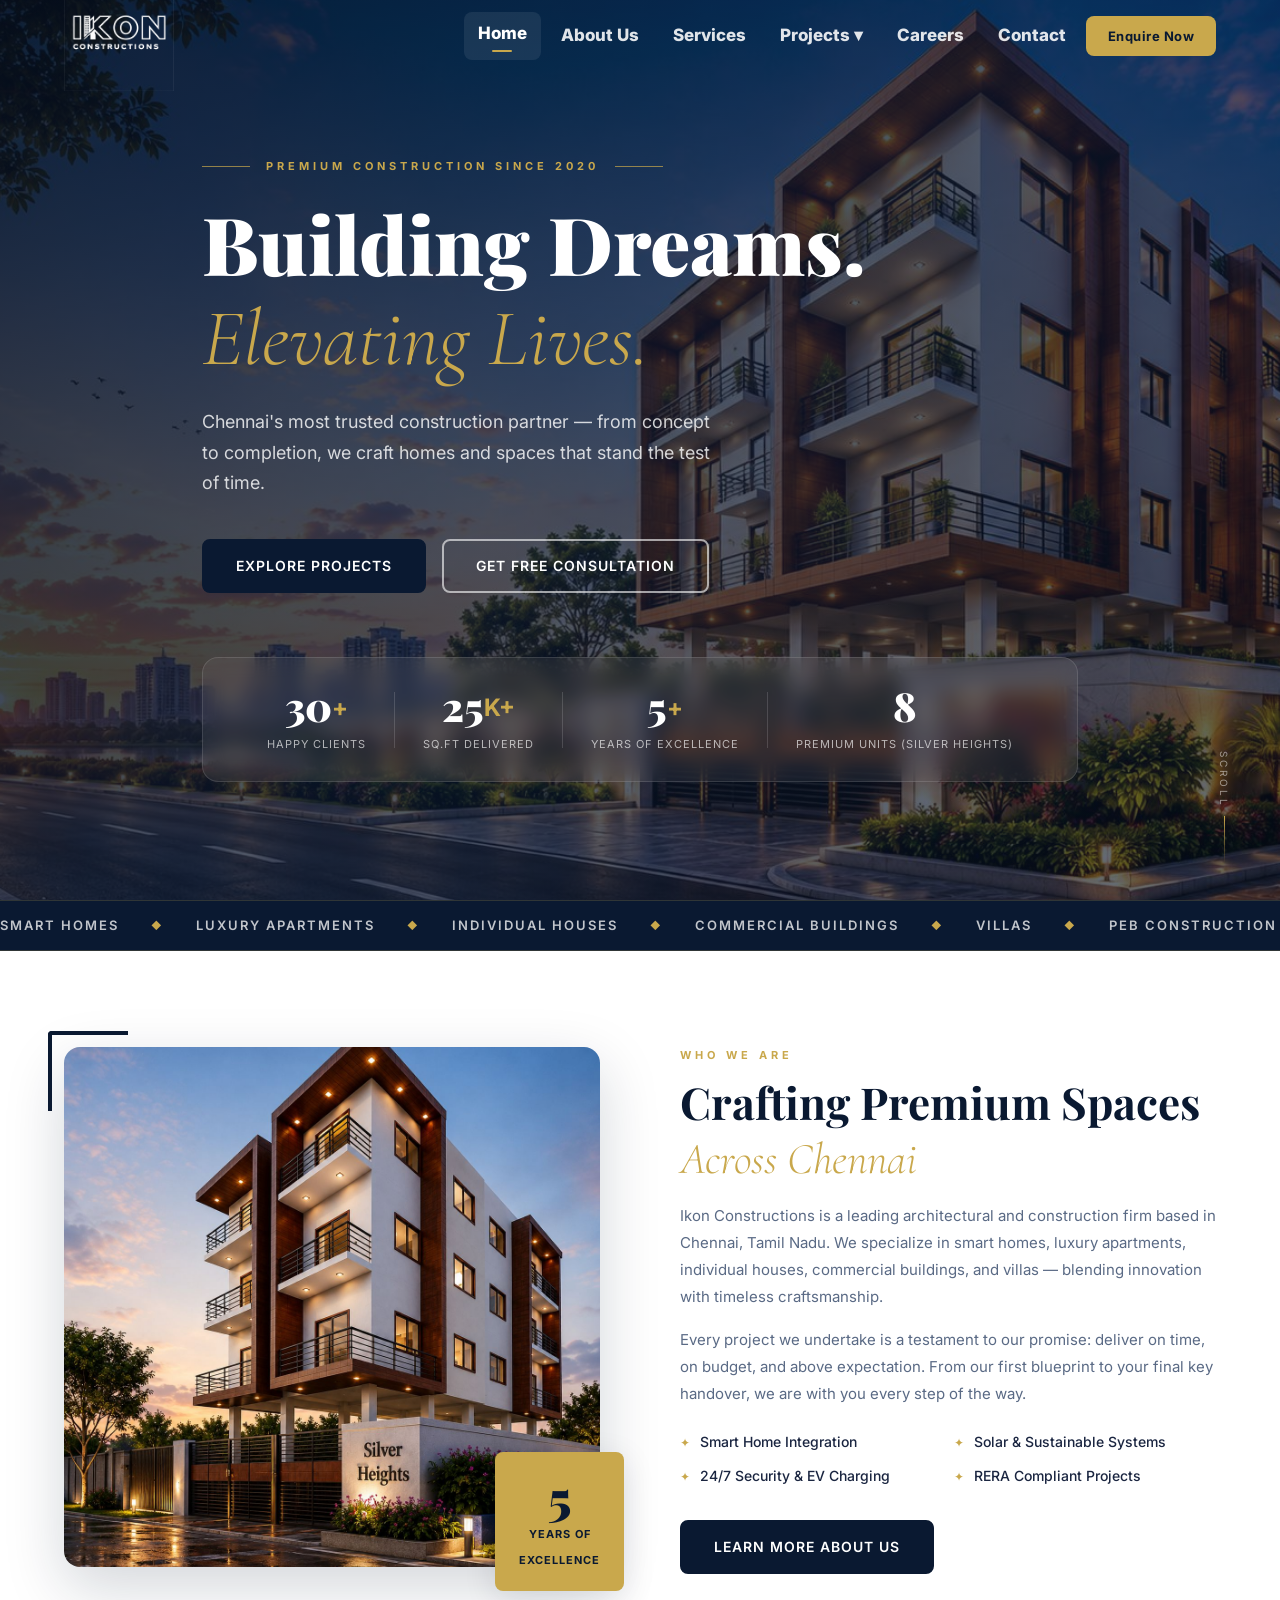
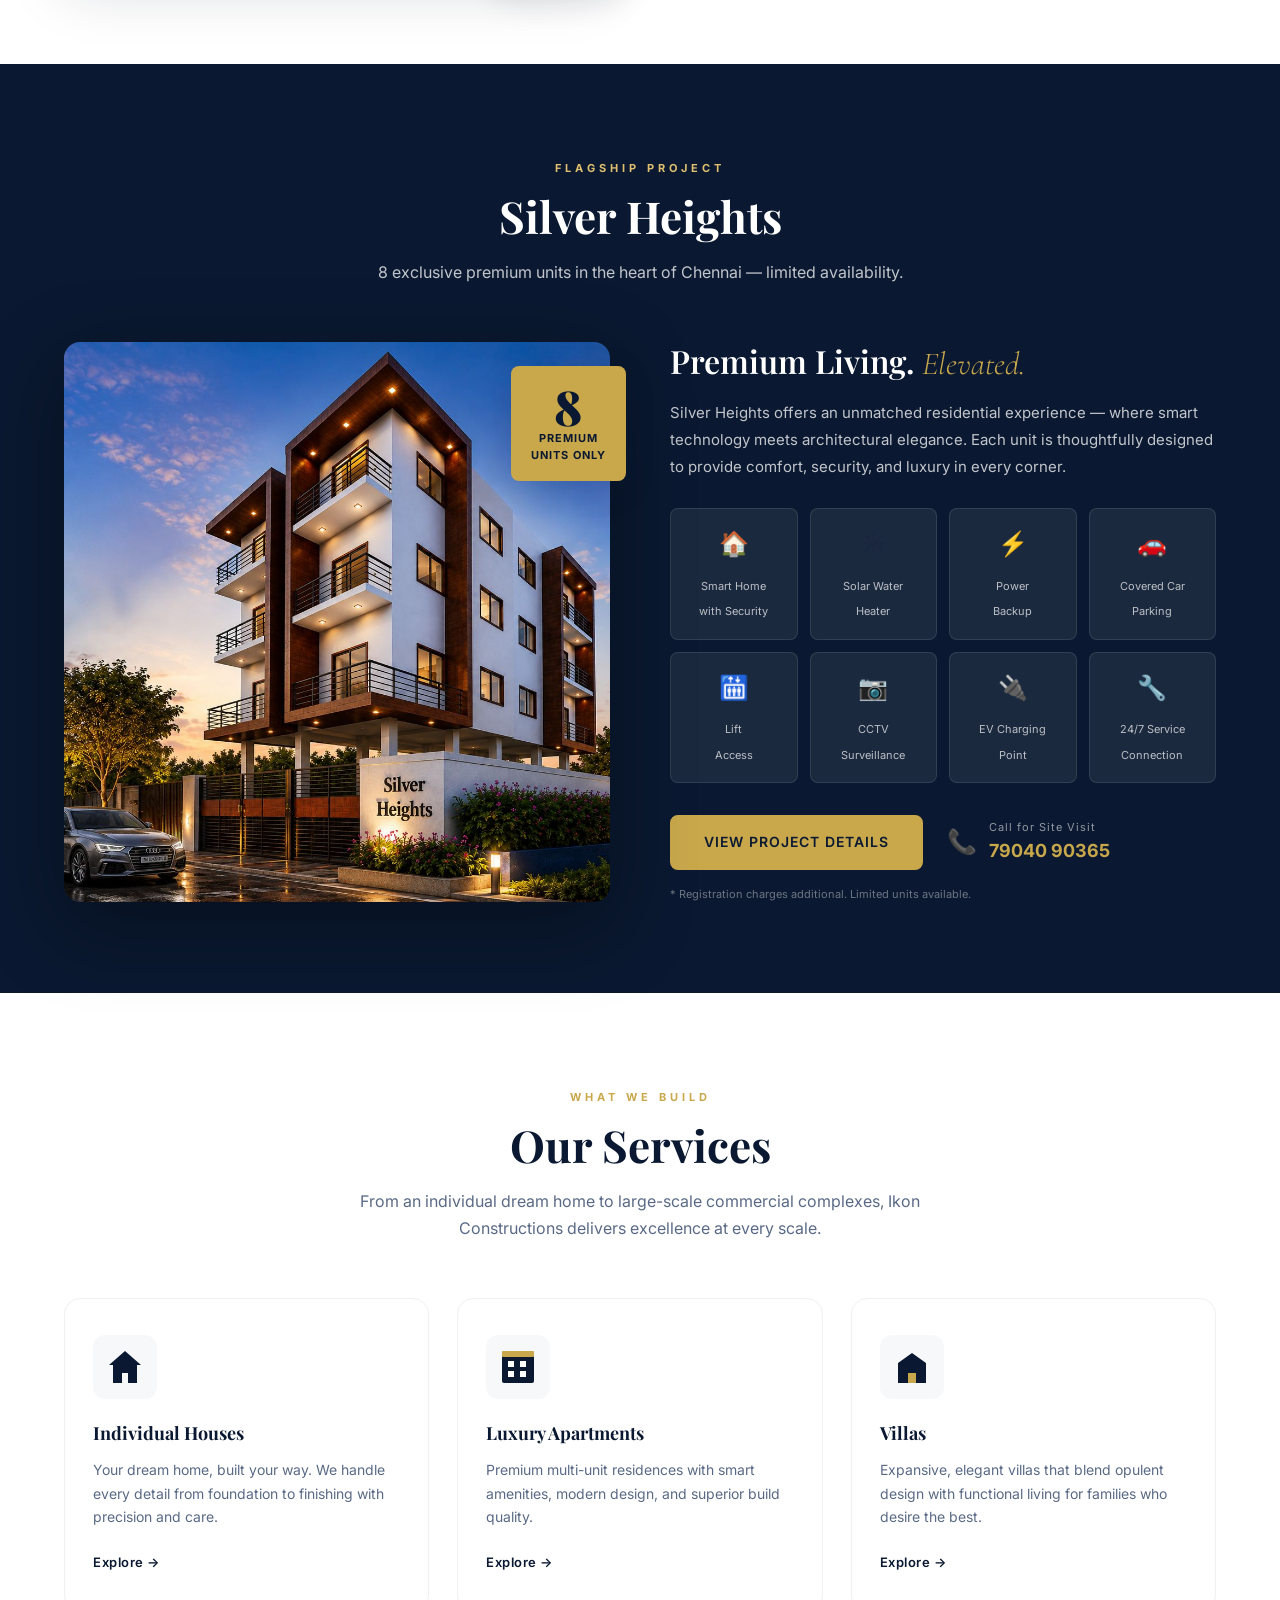
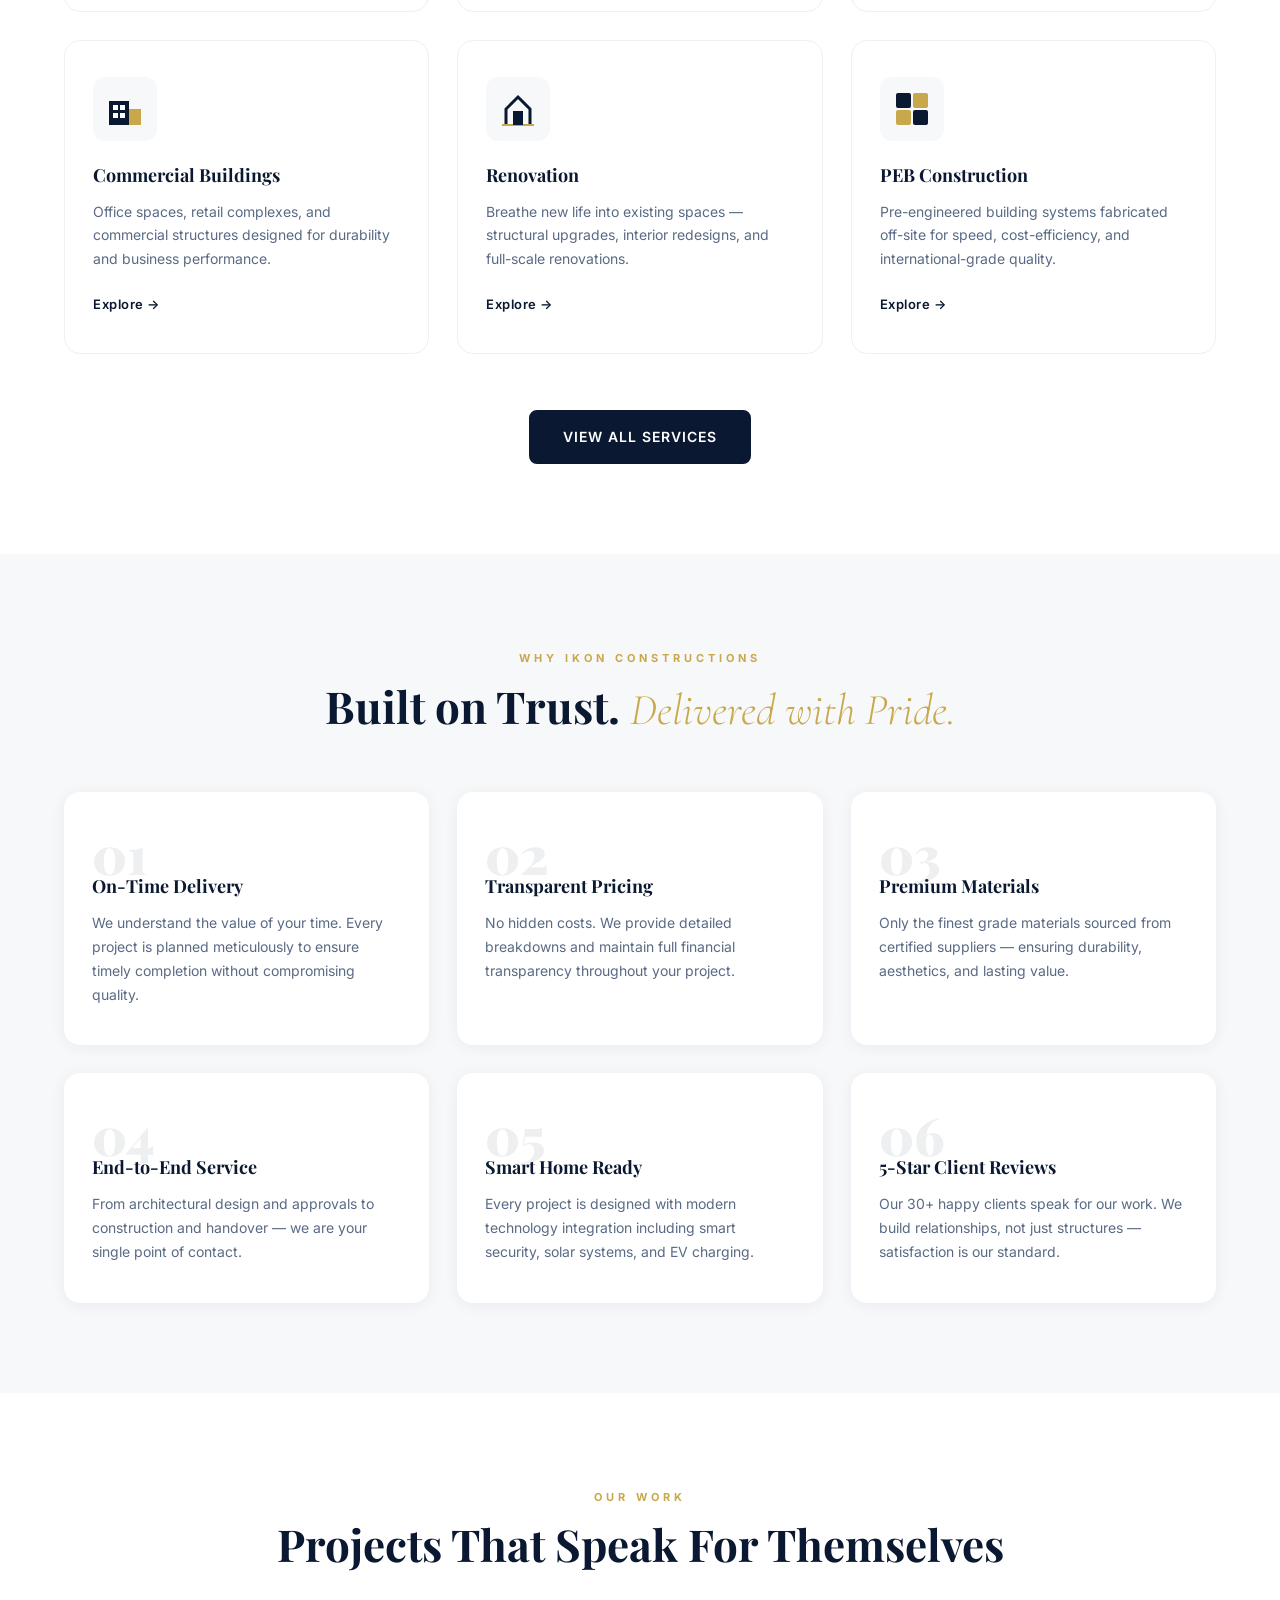
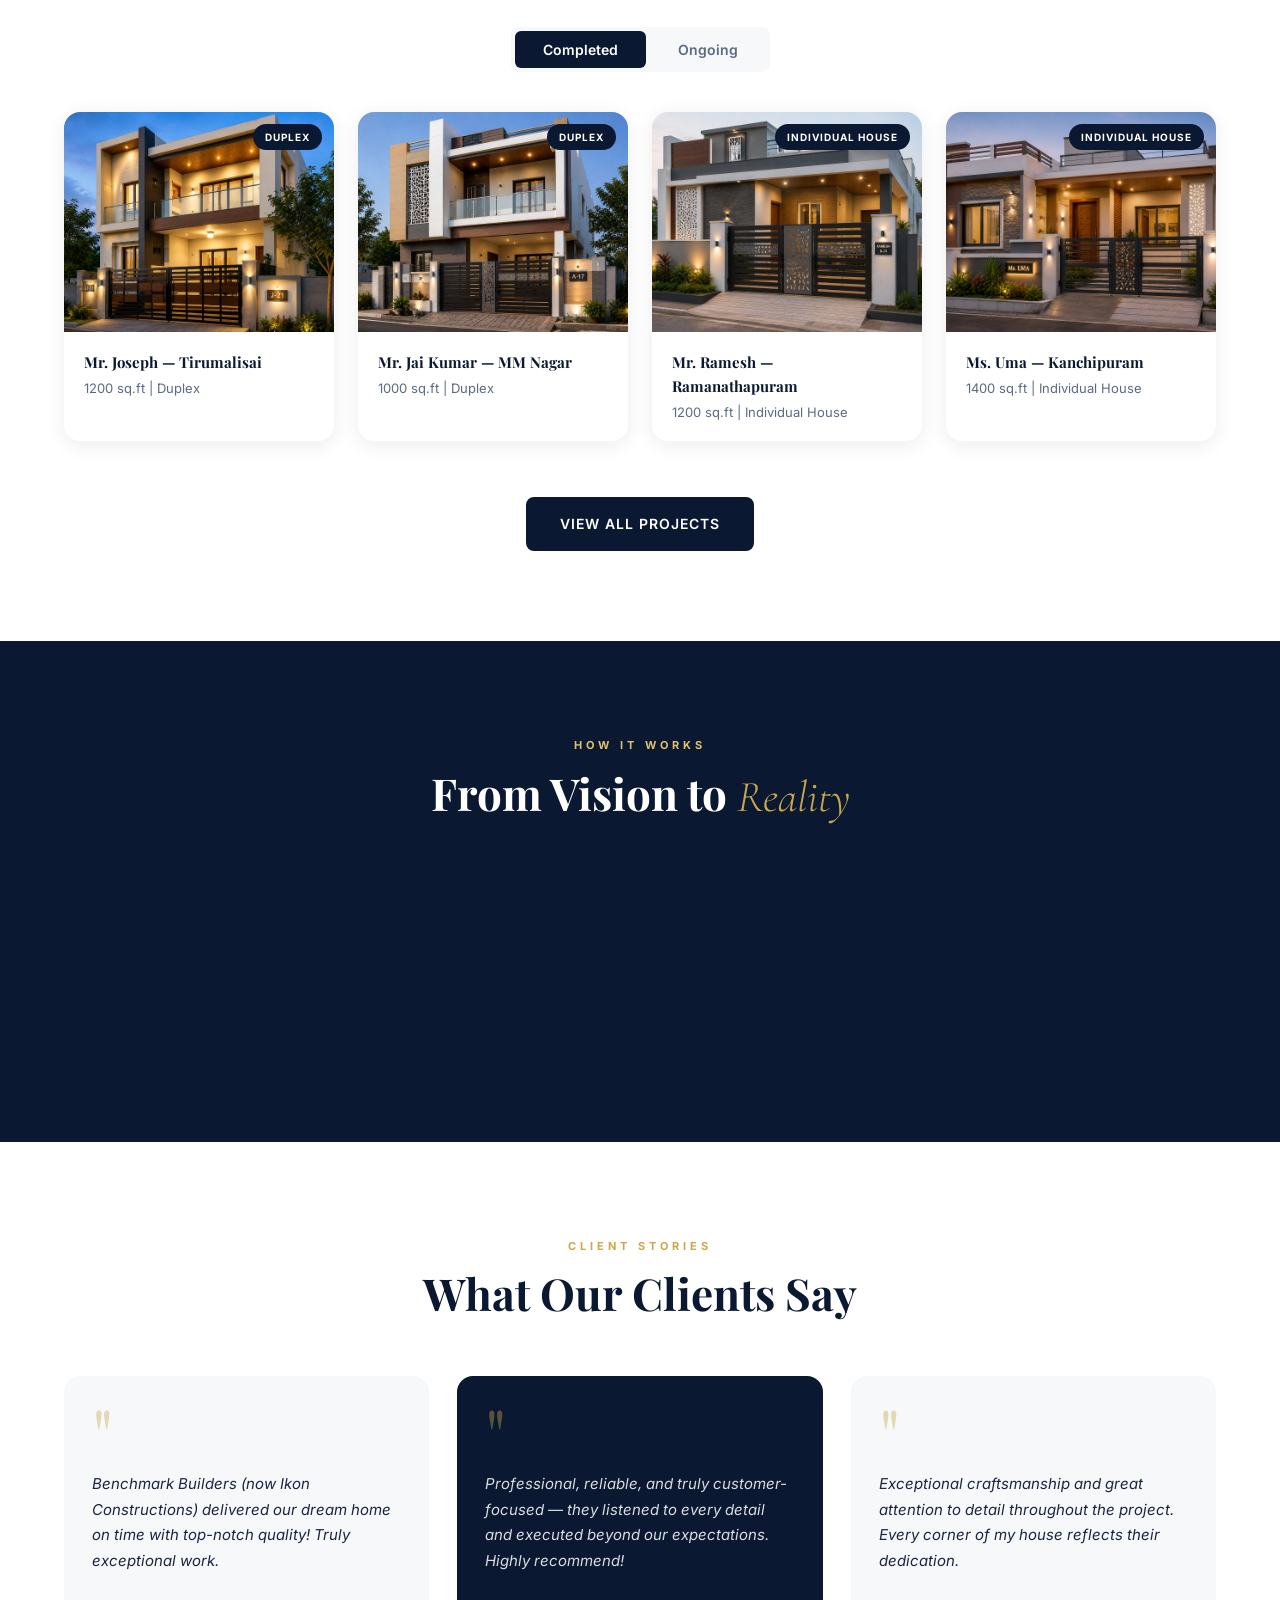
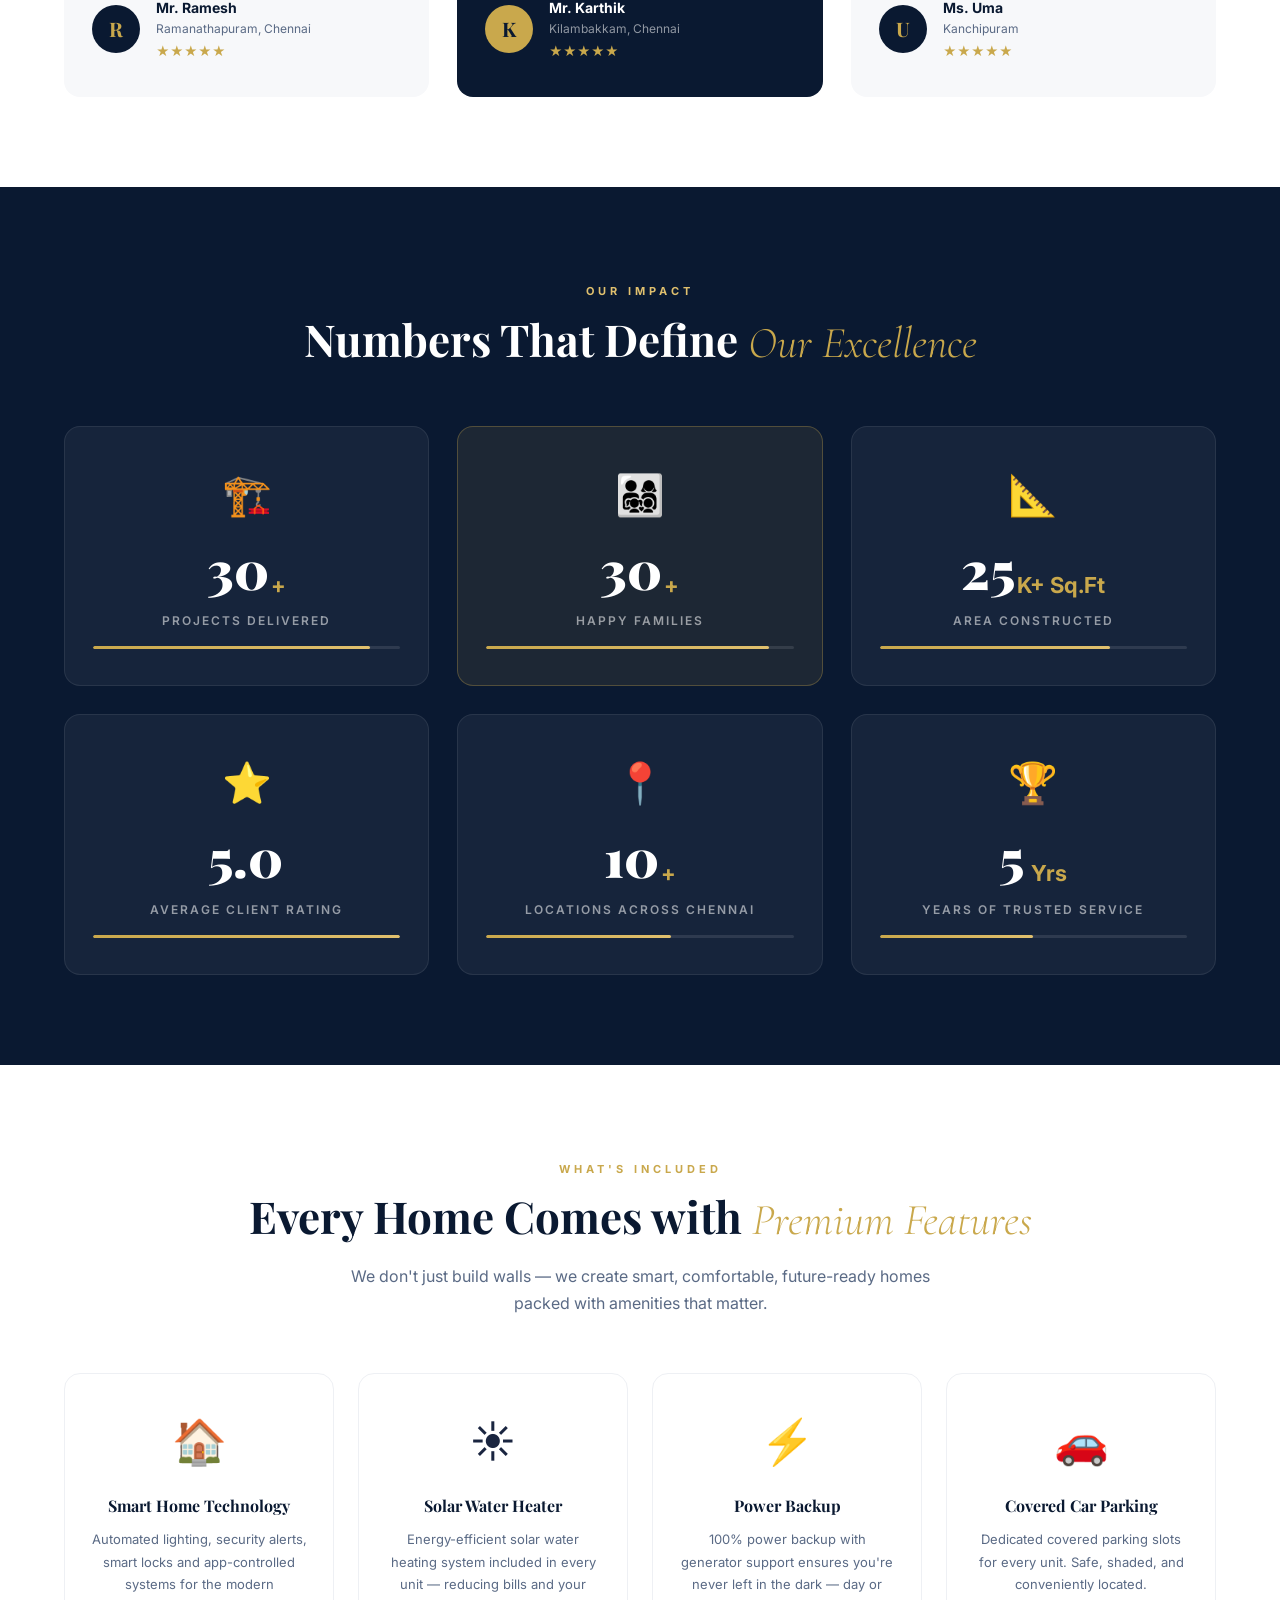
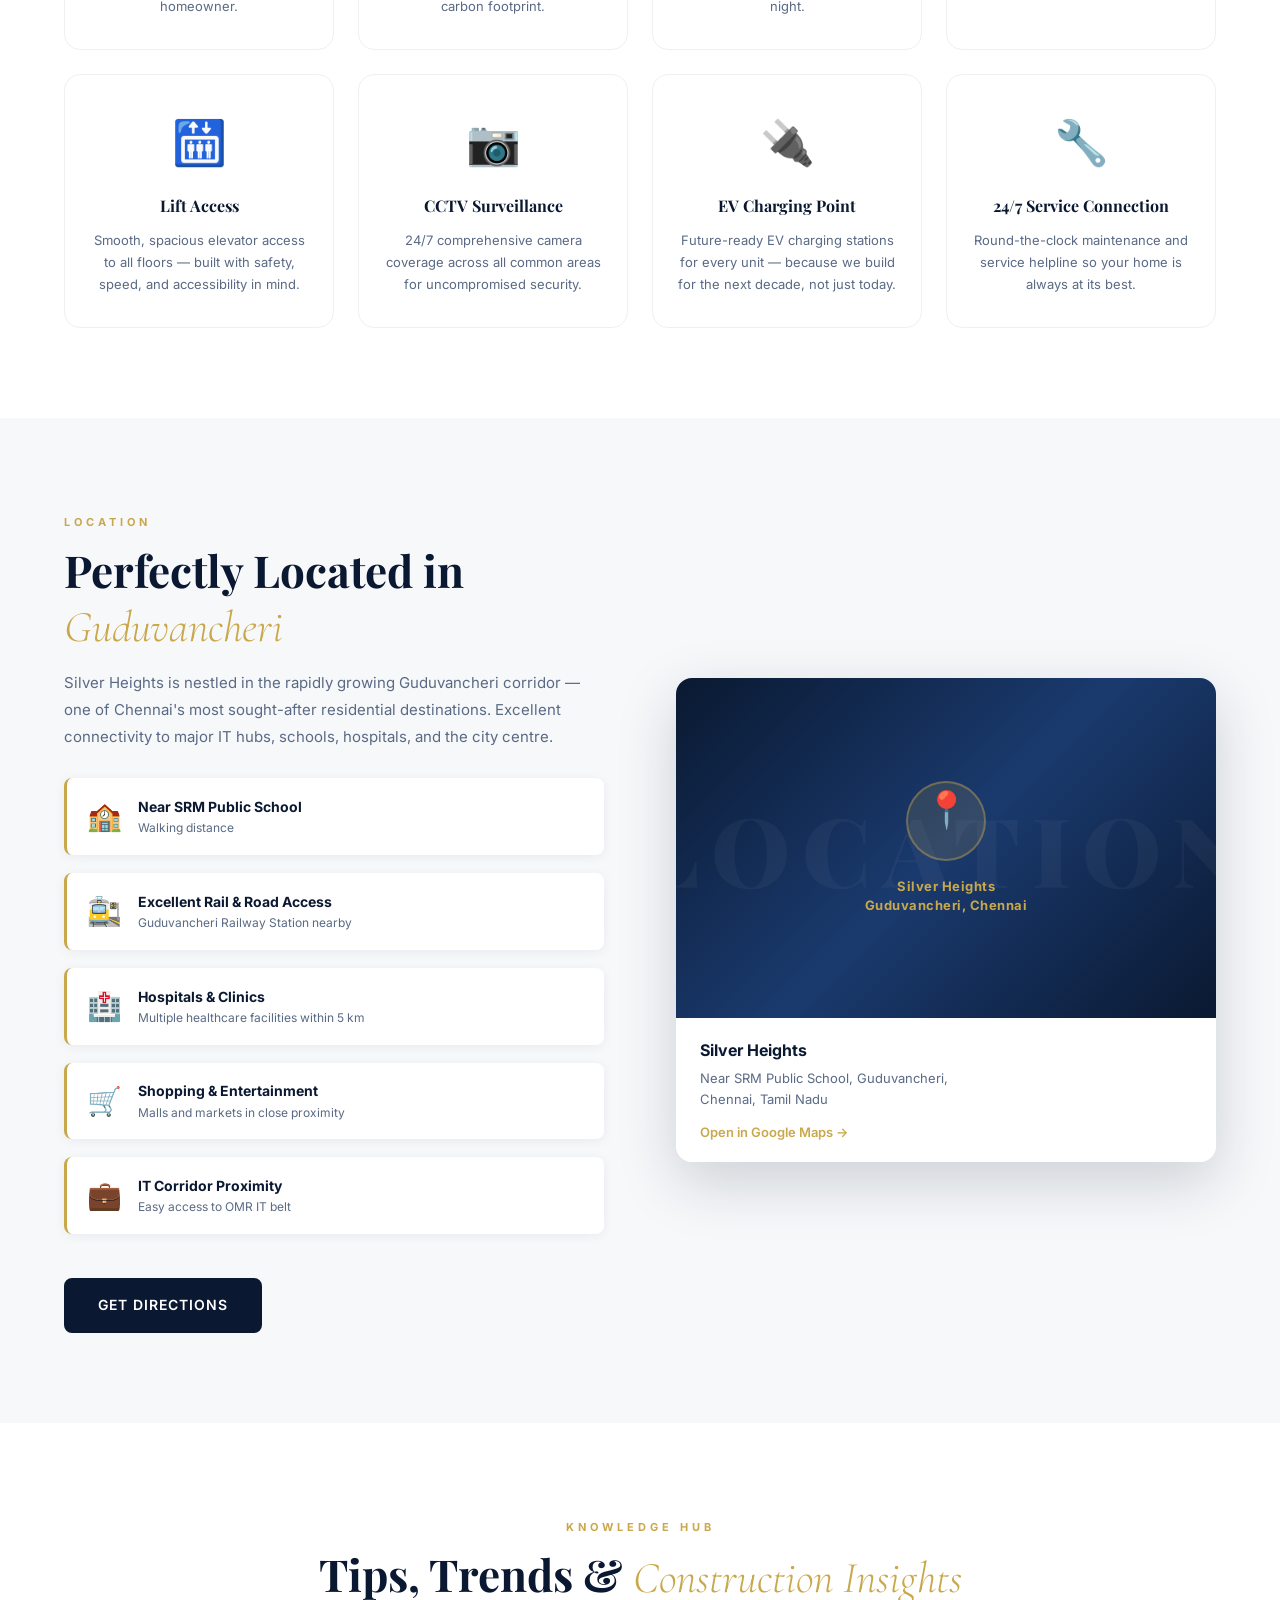
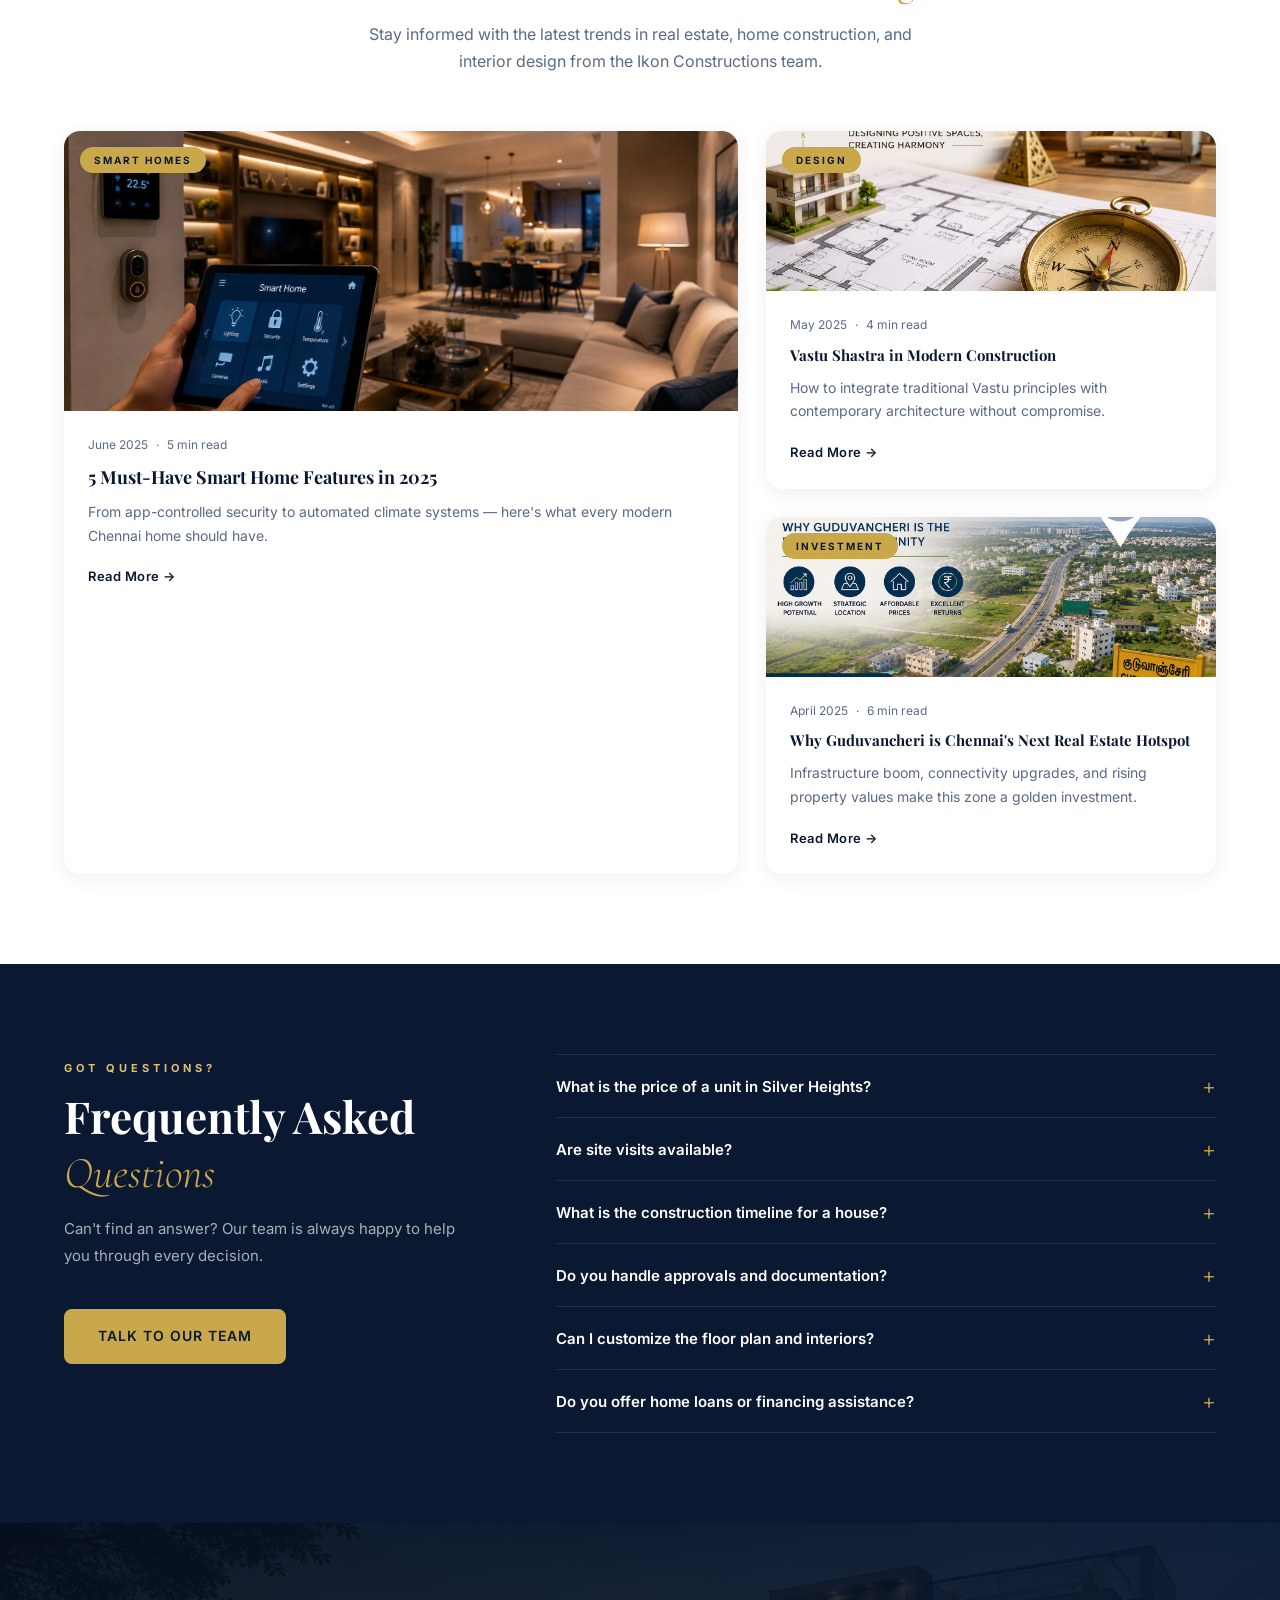
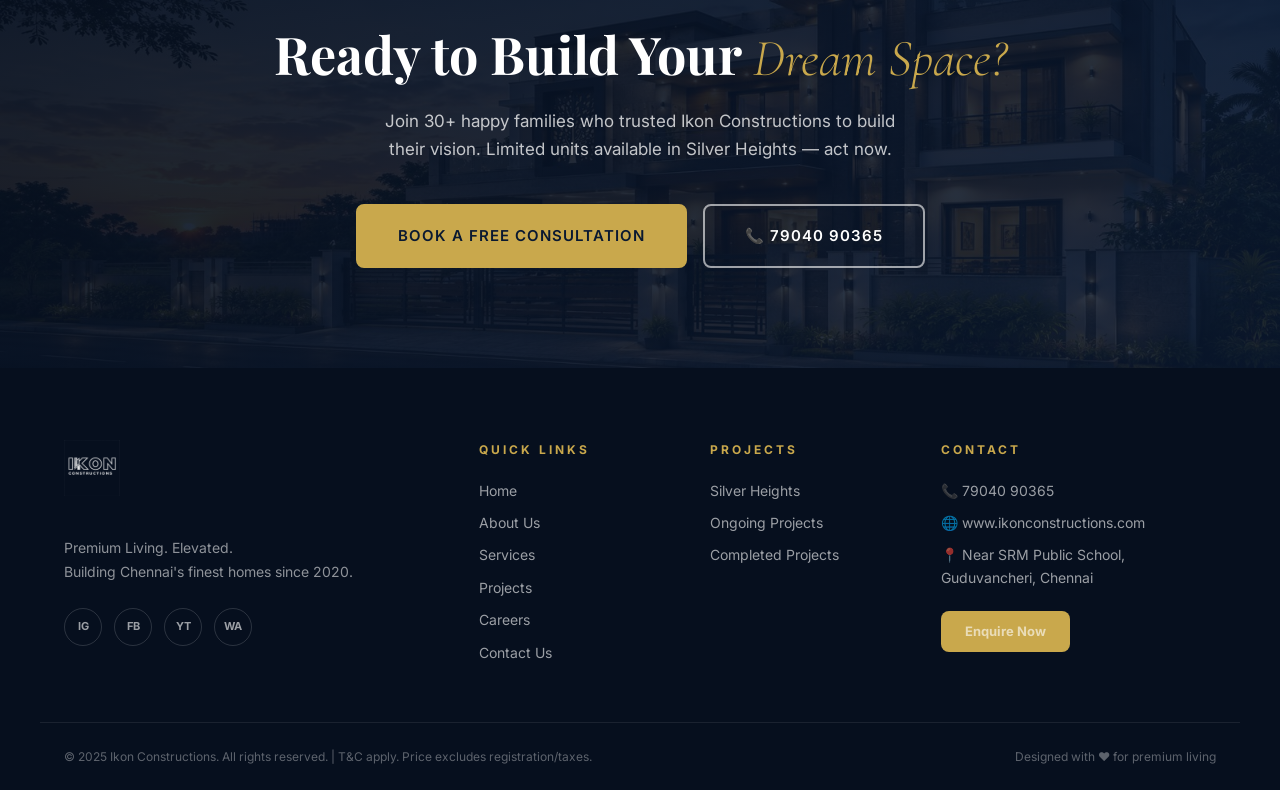
<file: index.html>
<!DOCTYPE html>
<html lang="en">
<head>
  <meta charset="UTF-8" />
  <meta name="viewport" content="width=device-width, initial-scale=1.0"/>
  <title>Ikon Constructions – Premium Living. Elevated.</title>
  <link rel="preconnect" href="https://fonts.googleapis.com"/>
  <link rel="preconnect" href="https://fonts.gstatic.com" crossorigin/>
  <link href="https://fonts.googleapis.com/css2?family=Playfair+Display:wght@400;600;700;900&family=Inter:wght@300;400;500;600;700&family=Cormorant+Garamond:ital,wght@0,300;0,600;1,300&display=swap" rel="stylesheet"/>
  <link rel="stylesheet" href="style.css"/>
</head>
<body>

  <!-- ═══════════════════════════════════ HEADER ═══════════════════════════════════ -->
  <header class="header" id="header">
    <div class="header-inner container">
      <a href="index.html" class="logo">
        <img src="images/logo.png" alt="Ikon Constructions Logo" class="logo-img" onerror="this.style.display='none'; this.nextElementSibling.style.display='flex'"/>
        <div class="logo-fallback" style="display:none; align-items:center; gap:12px;">
          <div class="logo-icon">
            <svg width="36" height="36" viewBox="0 0 36 36" fill="none">
              <rect width="36" height="36" rx="4" fill="#C9A84C"/>
              <text x="50%" y="55%" dominant-baseline="middle" text-anchor="middle" fill="#0A1931" font-family="Playfair Display" font-weight="900" font-size="18">I</text>
            </svg>
          </div>
          <div class="logo-text">
            <span class="logo-main">IKON</span>
            <span class="logo-sub">CONSTRUCTIONS</span>
          </div>
        </div>
      </a>
      <nav class="nav" id="nav">
        <a href="index.html" class="nav-link active">Home</a>
        <a href="about.html" class="nav-link">About Us</a>
        <a href="services.html" class="nav-link">Services</a>
        <div class="nav-dropdown">
          <a href="projects.html" class="nav-link">Projects <span class="caret">▾</span></a>
          <div class="dropdown-menu">
            <a href="silver-heights.html">Silver Heights</a>
            <a href="ongoing-projects.html">Ongoing Projects</a>
            <a href="completed-projects.html">Completed Projects</a>
          </div>
        </div>
        <a href="careers.html" class="nav-link">Careers</a>
        <a href="contact.html" class="nav-link">Contact</a>
        <a href="contact.html#enquiry" class="btn-enquiry">Enquire Now</a>
      </nav>
      <button class="hamburger" id="hamburger" aria-label="Toggle menu">
        <span></span><span></span><span></span>
      </button>
    </div>
  </header>

  <!-- ═══════════════════════════════════ HERO ═══════════════════════════════════ -->
  <section class="hero" id="home">
    <div class="hero-bg">
      <img src="images/hero-bg.jpg" alt="Ikon Constructions" class="hero-img" id="heroImg"/>
      <div class="hero-overlay"></div>
    </div>
    <div class="hero-content container">
      <div class="hero-eyebrow">
        <span class="eyebrow-line"></span>
        <span>Premium Construction Since 2020</span>
        <span class="eyebrow-line"></span>
      </div>
      <h1 class="hero-title">
        Building Dreams.<br/>
        <em>Elevating Lives.</em>
      </h1>
      <p class="hero-sub">Chennai's most trusted construction partner — from concept to completion, we craft homes and spaces that stand the test of time.</p>
      <div class="hero-cta">
        <a href="projects.html" class="btn-primary">Explore Projects</a>
        <a href="contact.html#enquiry" class="btn-outline-white">Get Free Consultation</a>
      </div>
      <div class="hero-stats">
        <div class="stat-item">
          <span class="stat-num" data-target="30">0</span><span class="stat-plus">+</span>
          <span class="stat-label">Happy Clients</span>
        </div>
        <div class="stat-divider"></div>
        <div class="stat-item">
          <span class="stat-num" data-target="25">0</span><span class="stat-plus">K+</span>
          <span class="stat-label">Sq.Ft Delivered</span>
        </div>
        <div class="stat-divider"></div>
        <div class="stat-item">
          <span class="stat-num" data-target="5">0</span><span class="stat-plus">+</span>
          <span class="stat-label">Years of Excellence</span>
        </div>
        <div class="stat-divider"></div>
        <div class="stat-item">
          <span class="stat-num" data-target="8">0</span><span class="stat-plus"></span>
          <span class="stat-label">Premium Units (Silver Heights)</span>
        </div>
      </div>
    </div>
    <div class="hero-scroll-hint">
      <span>Scroll</span>
      <div class="scroll-line"></div>
    </div>
  </section>

  <!-- ═══════════════════════════════════ MARQUEE STRIP ═══════════════════════════════════ -->
  <div class="marquee-strip">
    <div class="marquee-track">
      <span>Smart Homes</span><span class="dot">◆</span>
      <span>Luxury Apartments</span><span class="dot">◆</span>
      <span>Individual Houses</span><span class="dot">◆</span>
      <span>Commercial Buildings</span><span class="dot">◆</span>
      <span>Villas</span><span class="dot">◆</span>
      <span>PEB Construction</span><span class="dot">◆</span>
      <span>Renovation</span><span class="dot">◆</span>
      <span>Landscape Design</span><span class="dot">◆</span>
      <span>Smart Homes</span><span class="dot">◆</span>
      <span>Luxury Apartments</span><span class="dot">◆</span>
      <span>Individual Houses</span><span class="dot">◆</span>
      <span>Commercial Buildings</span><span class="dot">◆</span>
      <span>Villas</span><span class="dot">◆</span>
      <span>PEB Construction</span><span class="dot">◆</span>
      <span>Renovation</span><span class="dot">◆</span>
      <span>Landscape Design</span><span class="dot">◆</span>
    </div>
  </div>

  <!-- ═══════════════════════════════════ ABOUT TEASER ═══════════════════════════════════ -->
  <section class="about-teaser section-pad">
    <div class="container about-grid">
      <div class="about-image-wrap reveal-left">
        <img src="images/about-building.jpg" alt="Ikon Constructions building" class="about-img"/>
        <div class="about-badge">
          <span class="badge-num">5</span>
          <span class="badge-text">Years of<br/>Excellence</span>
        </div>
        <div class="about-accent-bar"></div>
      </div>
      <div class="about-copy reveal-right">
        <p class="section-eyebrow">Who We Are</p>
        <h2 class="section-title">Crafting Premium Spaces <em>Across Chennai</em></h2>
        <p class="body-text">Ikon Constructions is a leading architectural and construction firm based in Chennai, Tamil Nadu. We specialize in smart homes, luxury apartments, individual houses, commercial buildings, and villas — blending innovation with timeless craftsmanship.</p>
        <p class="body-text">Every project we undertake is a testament to our promise: deliver on time, on budget, and above expectation. From our first blueprint to your final key handover, we are with you every step of the way.</p>
        <ul class="check-list">
          <li><span class="check-icon">✦</span> Smart Home Integration</li>
          <li><span class="check-icon">✦</span> Solar & Sustainable Systems</li>
          <li><span class="check-icon">✦</span> 24/7 Security & EV Charging</li>
          <li><span class="check-icon">✦</span> RERA Compliant Projects</li>
        </ul>
        <a href="about.html" class="btn-primary">Learn More About Us</a>
      </div>
    </div>
  </section>

  <!-- ═══════════════════════════════════ FEATURED PROJECT – SILVER HEIGHTS ═══════════════════════════════════ -->
  <section class="featured-project section-pad bg-navy">
    <div class="container">
      <div class="section-header center white">
        <p class="section-eyebrow light">Flagship Project</p>
        <h2 class="section-title white">Silver Heights</h2>
        <p class="section-desc white">8 exclusive premium units in the heart of Chennai — limited availability.</p>
      </div>
      <div class="sh-grid reveal-up">
        <div class="sh-image-col">
          <img src="images/silver-heights.jpg" alt="Silver Heights" class="sh-main-img"/>
          <div class="sh-badge-units">
            <span class="badge-big">8</span>
            <span>Premium<br/>Units Only</span>
          </div>
        </div>
        <div class="sh-details-col">
          <h3 class="sh-tagline">Premium Living. <em>Elevated.</em></h3>
          <p class="sh-desc">Silver Heights offers an unmatched residential experience — where smart technology meets architectural elegance. Each unit is thoughtfully designed to provide comfort, security, and luxury in every corner.</p>
          <div class="sh-amenities">
            <div class="amenity-card">
              <span class="amenity-icon">🏠</span>
              <span>Smart Home<br/>with Security</span>
            </div>
            <div class="amenity-card">
              <span class="amenity-icon">☀️</span>
              <span>Solar Water<br/>Heater</span>
            </div>
            <div class="amenity-card">
              <span class="amenity-icon">⚡</span>
              <span>Power<br/>Backup</span>
            </div>
            <div class="amenity-card">
              <span class="amenity-icon">🚗</span>
              <span>Covered Car<br/>Parking</span>
            </div>
            <div class="amenity-card">
              <span class="amenity-icon">🛗</span>
              <span>Lift<br/>Access</span>
            </div>
            <div class="amenity-card">
              <span class="amenity-icon">📷</span>
              <span>CCTV<br/>Surveillance</span>
            </div>
            <div class="amenity-card">
              <span class="amenity-icon">🔌</span>
              <span>EV Charging<br/>Point</span>
            </div>
            <div class="amenity-card">
              <span class="amenity-icon">🔧</span>
              <span>24/7 Service<br/>Connection</span>
            </div>
          </div>
          <div class="sh-cta-row">
            <a href="silver-heights.html" class="btn-primary gold">View Project Details</a>
            <a href="tel:+917904090365" class="sh-call">
              <span class="call-icon">📞</span>
              <div>
                <span class="call-label">Call for Site Visit</span>
                <span class="call-num">79040 90365</span>
              </div>
            </a>
          </div>
          <p class="sh-note">* Registration charges additional. Limited units available.</p>
        </div>
      </div>
    </div>
  </section>

  <!-- ═══════════════════════════════════ SERVICES ═══════════════════════════════════ -->
  <section class="services-section section-pad" id="services">
    <div class="container">
      <div class="section-header center">
        <p class="section-eyebrow">What We Build</p>
        <h2 class="section-title">Our Services</h2>
        <p class="section-desc">From an individual dream home to large-scale commercial complexes, Ikon Constructions delivers excellence at every scale.</p>
      </div>
      <div class="services-grid reveal-up">
        <div class="service-card">
          <div class="service-icon-wrap">
            <svg width="40" height="40" viewBox="0 0 40 40" fill="none"><path d="M20 4L4 18H8V36H17V26H23V36H32V18H36L20 4Z" fill="#0A1931"/></svg>
          </div>
          <h3>Individual Houses</h3>
          <p>Your dream home, built your way. We handle every detail from foundation to finishing with precision and care.</p>
          <a href="services.html" class="card-link">Explore →</a>
        </div>
        <div class="service-card">
          <div class="service-icon-wrap">
            <svg width="40" height="40" viewBox="0 0 40 40" fill="none"><rect x="4" y="8" width="32" height="28" rx="2" fill="#0A1931"/><rect x="4" y="4" width="32" height="6" rx="1" fill="#C9A84C"/><rect x="10" y="14" width="6" height="6" fill="white"/><rect x="22" y="14" width="6" height="6" fill="white"/><rect x="10" y="24" width="6" height="6" fill="white"/><rect x="22" y="24" width="6" height="6" fill="white"/></svg>
          </div>
          <h3>Luxury Apartments</h3>
          <p>Premium multi-unit residences with smart amenities, modern design, and superior build quality.</p>
          <a href="services.html" class="card-link">Explore →</a>
        </div>
        <div class="service-card">
          <div class="service-icon-wrap">
            <svg width="40" height="40" viewBox="0 0 40 40" fill="none"><path d="M6 36V16L20 6L34 16V36H24V26H16V36H6Z" fill="#0A1931"/><rect x="16" y="26" width="8" height="10" fill="#C9A84C"/></svg>
          </div>
          <h3>Villas</h3>
          <p>Expansive, elegant villas that blend opulent design with functional living for families who desire the best.</p>
          <a href="services.html" class="card-link">Explore →</a>
        </div>
        <div class="service-card">
          <div class="service-icon-wrap">
            <svg width="40" height="40" viewBox="0 0 40 40" fill="none"><rect x="4" y="12" width="20" height="24" fill="#0A1931"/><rect x="24" y="20" width="12" height="16" fill="#C9A84C"/><rect x="8" y="16" width="5" height="5" fill="white"/><rect x="15" y="16" width="5" height="5" fill="white"/><rect x="8" y="24" width="5" height="5" fill="white"/><rect x="15" y="24" width="5" height="5" fill="white"/></svg>
          </div>
          <h3>Commercial Buildings</h3>
          <p>Office spaces, retail complexes, and commercial structures designed for durability and business performance.</p>
          <a href="services.html" class="card-link">Explore →</a>
        </div>
        <div class="service-card">
          <div class="service-icon-wrap">
            <svg width="40" height="40" viewBox="0 0 40 40" fill="none"><path d="M8 36L8 20L20 8L32 20V36" stroke="#0A1931" stroke-width="3" fill="none"/><path d="M4 36H36" stroke="#C9A84C" stroke-width="2"/><rect x="15" y="22" width="10" height="14" fill="#0A1931"/></svg>
          </div>
          <h3>Renovation</h3>
          <p>Breathe new life into existing spaces — structural upgrades, interior redesigns, and full-scale renovations.</p>
          <a href="services.html" class="card-link">Explore →</a>
        </div>
        <div class="service-card">
          <div class="service-icon-wrap">
            <svg width="40" height="40" viewBox="0 0 40 40" fill="none"><rect x="4" y="4" width="15" height="15" rx="2" fill="#0A1931"/><rect x="21" y="4" width="15" height="15" rx="2" fill="#C9A84C"/><rect x="4" y="21" width="15" height="15" rx="2" fill="#C9A84C"/><rect x="21" y="21" width="15" height="15" rx="2" fill="#0A1931"/></svg>
          </div>
          <h3>PEB Construction</h3>
          <p>Pre-engineered building systems fabricated off-site for speed, cost-efficiency, and international-grade quality.</p>
          <a href="services.html" class="card-link">Explore →</a>
        </div>
      </div>
      <div class="services-cta center">
        <a href="services.html" class="btn-primary">View All Services</a>
      </div>
    </div>
  </section>

  <!-- ═══════════════════════════════════ WHY CHOOSE US ═══════════════════════════════════ -->
  <section class="why-us section-pad bg-light">
    <div class="container">
      <div class="section-header center">
        <p class="section-eyebrow">Why Ikon Constructions</p>
        <h2 class="section-title">Built on Trust. <em>Delivered with Pride.</em></h2>
      </div>
      <div class="why-grid reveal-up">
        <div class="why-card">
          <div class="why-number">01</div>
          <h3>On-Time Delivery</h3>
          <p>We understand the value of your time. Every project is planned meticulously to ensure timely completion without compromising quality.</p>
        </div>
        <div class="why-card">
          <div class="why-number">02</div>
          <h3>Transparent Pricing</h3>
          <p>No hidden costs. We provide detailed breakdowns and maintain full financial transparency throughout your project.</p>
        </div>
        <div class="why-card">
          <div class="why-number">03</div>
          <h3>Premium Materials</h3>
          <p>Only the finest grade materials sourced from certified suppliers — ensuring durability, aesthetics, and lasting value.</p>
        </div>
        <div class="why-card">
          <div class="why-number">04</div>
          <h3>End-to-End Service</h3>
          <p>From architectural design and approvals to construction and handover — we are your single point of contact.</p>
        </div>
        <div class="why-card">
          <div class="why-number">05</div>
          <h3>Smart Home Ready</h3>
          <p>Every project is designed with modern technology integration including smart security, solar systems, and EV charging.</p>
        </div>
        <div class="why-card">
          <div class="why-number">06</div>
          <h3>5-Star Client Reviews</h3>
          <p>Our 30+ happy clients speak for our work. We build relationships, not just structures — satisfaction is our standard.</p>
        </div>
      </div>
    </div>
  </section>

  <!-- ═══════════════════════════════════ PROJECTS SHOWCASE ═══════════════════════════════════ -->
  <section class="projects-showcase section-pad">
    <div class="container">
      <div class="section-header center">
        <p class="section-eyebrow">Our Work</p>
        <h2 class="section-title">Projects That Speak For Themselves</h2>
      </div>
      <div class="project-tabs">
        <button class="tab-btn active" data-tab="completed">Completed</button>
        <button class="tab-btn" data-tab="ongoing">Ongoing</button>
      </div>
      <div class="tab-content active" id="tab-completed">
        <div class="projects-grid reveal-up">
          <div class="project-card">
            <div class="project-img-wrap">
              <img src="images/project-joseph.jpg" alt="Mr. Joseph Duplex"/>
              <div class="project-tag">Duplex</div>
            </div>
            <div class="project-info">
              <h4>Mr. Joseph — Tirumalisai</h4>
              <p>1200 sq.ft | Duplex</p>
            </div>
          </div>
          <div class="project-card">
            <div class="project-img-wrap">
              <img src="images/project-jaikumar.jpg" alt="Mr. Jai Kumar"/>
              <div class="project-tag">Duplex</div>
            </div>
            <div class="project-info">
              <h4>Mr. Jai Kumar — MM Nagar</h4>
              <p>1000 sq.ft | Duplex</p>
            </div>
          </div>
          <div class="project-card">
            <div class="project-img-wrap">
              <img src="images/project-ramesh.jpg" alt="Mr. Ramesh"/>
              <div class="project-tag">Individual House</div>
            </div>
            <div class="project-info">
              <h4>Mr. Ramesh — Ramanathapuram</h4>
              <p>1200 sq.ft | Individual House</p>
            </div>
          </div>
          <div class="project-card">
            <div class="project-img-wrap">
              <img src="images/project-uma.jpg" alt="Ms. Uma"/>
              <div class="project-tag">Individual House</div>
            </div>
            <div class="project-info">
              <h4>Ms. Uma — Kanchipuram</h4>
              <p>1400 sq.ft | Individual House</p>
            </div>
          </div>
        </div>
      </div>
      <div class="tab-content" id="tab-ongoing">
        <div class="projects-grid reveal-up">
          <div class="project-card featured-project-card">
            <div class="project-img-wrap">
              <img src="images/silver-heights-thumb.jpg" alt="Silver Heights"/>
              <div class="project-tag gold">Flagship</div>
            </div>
            <div class="project-info">
              <h4>Silver Heights — Guduvancheri</h4>
              <p>Premium Apartments | 8 Units</p>
            </div>
          </div>
          <div class="project-card">
            <div class="project-img-wrap">
              <img src="images/project-balakumar.jpg" alt="Bala Kumar Project"/>
              <div class="project-tag">G+2</div>
            </div>
            <div class="project-info">
              <h4>Mr. Bala Kumar — Tirusulam</h4>
              <p>3000 sq.ft | G+2 | Near Airport</p>
            </div>
          </div>
          <div class="project-card">
            <div class="project-img-wrap">
              <img src="images/project-madhangopal.jpg" alt="Commercial Anna Nagar"/>
              <div class="project-tag">Commercial</div>
            </div>
            <div class="project-info">
              <h4>Mr. Madhana Gopal — Anna Nagar</h4>
              <p>3000 sq.ft | Commercial Project</p>
            </div>
          </div>
          <div class="project-card">
            <div class="project-img-wrap">
              <img src="images/project-vivek.jpg" alt="Vivek Apartment"/>
              <div class="project-tag">Apartment</div>
            </div>
            <div class="project-info">
              <h4>Mr. Vivek — Guduvanchery</h4>
              <p>6000 sq.ft | Apartment</p>
            </div>
          </div>
        </div>
      </div>
      <div class="projects-cta center">
        <a href="projects.html" class="btn-primary">View All Projects</a>
      </div>
    </div>
  </section>

  <!-- ═══════════════════════════════════ PROCESS SECTION ═══════════════════════════════════ -->
  <section class="process-section section-pad bg-navy">
    <div class="container">
      <div class="section-header center white">
        <p class="section-eyebrow light">How It Works</p>
        <h2 class="section-title white">From Vision to <em>Reality</em></h2>
      </div>
      <div class="process-steps reveal-up">
        <div class="process-step">
          <div class="step-circle">1</div>
          <div class="step-line"></div>
          <h4>Initial Consultation</h4>
          <p>We understand your vision, requirements, and budget in a detailed discussion.</p>
        </div>
        <div class="process-step">
          <div class="step-circle">2</div>
          <div class="step-line"></div>
          <h4>Design & Planning</h4>
          <p>Our architects create detailed blueprints, 3D renderings, and cost estimates.</p>
        </div>
        <div class="process-step">
          <div class="step-circle">3</div>
          <div class="step-line"></div>
          <h4>Approvals & Permits</h4>
          <p>We handle all regulatory approvals, RERA registration, and legal documentation.</p>
        </div>
        <div class="process-step">
          <div class="step-circle">4</div>
          <div class="step-line"></div>
          <h4>Construction</h4>
          <p>Quality-controlled building process with regular client updates and site visits.</p>
        </div>
        <div class="process-step">
          <div class="step-circle">5</div>
          <div class="step-line no-line"></div>
          <h4>Key Handover</h4>
          <p>Final inspection, snag clearance, and a proud handover of your dream space.</p>
        </div>
      </div>
    </div>
  </section>

  <!-- ═══════════════════════════════════ TESTIMONIALS ═══════════════════════════════════ -->
  <section class="testimonials-section section-pad">
    <div class="container">
      <div class="section-header center">
        <p class="section-eyebrow">Client Stories</p>
        <h2 class="section-title">What Our Clients Say</h2>
      </div>
      <div class="testimonials-grid reveal-up">
        <div class="testimonial-card">
          <div class="quote-icon">"</div>
          <p class="quote-text">Benchmark Builders (now Ikon Constructions) delivered our dream home on time with top-notch quality! Truly exceptional work.</p>
          <div class="reviewer">
            <div class="reviewer-avatar">R</div>
            <div>
              <span class="reviewer-name">Mr. Ramesh</span>
              <span class="reviewer-loc">Ramanathapuram, Chennai</span>
              <div class="stars">★★★★★</div>
            </div>
          </div>
        </div>
        <div class="testimonial-card featured-quote">
          <div class="quote-icon">"</div>
          <p class="quote-text">Professional, reliable, and truly customer-focused — they listened to every detail and executed beyond our expectations. Highly recommend!</p>
          <div class="reviewer">
            <div class="reviewer-avatar">K</div>
            <div>
              <span class="reviewer-name">Mr. Karthik</span>
              <span class="reviewer-loc">Kilambakkam, Chennai</span>
              <div class="stars">★★★★★</div>
            </div>
          </div>
        </div>
        <div class="testimonial-card">
          <div class="quote-icon">"</div>
          <p class="quote-text">Exceptional craftsmanship and great attention to detail throughout the project. Every corner of my house reflects their dedication.</p>
          <div class="reviewer">
            <div class="reviewer-avatar">U</div>
            <div>
              <span class="reviewer-name">Ms. Uma</span>
              <span class="reviewer-loc">Kanchipuram</span>
              <div class="stars">★★★★★</div>
            </div>
          </div>
        </div>
      </div>
    </div>
  </section>

  <!-- ═══════════════════════════════════ NUMBERS IMPACT ═══════════════════════════════════ -->
  <section class="impact-section section-pad bg-navy">
    <div class="container">
      <div class="section-header center white">
        <p class="section-eyebrow light">Our Impact</p>
        <h2 class="section-title white">Numbers That Define <em>Our Excellence</em></h2>
      </div>
      <div class="impact-grid reveal-up">
        <div class="impact-card">
          <div class="impact-icon">🏗️</div>
          <div class="impact-num impact-counter" data-target="30">0</div><span class="impact-plus">+</span>
          <div class="impact-label">Projects Delivered</div>
          <div class="impact-bar"><div class="impact-bar-fill" style="--fill:90%"></div></div>
        </div>
        <div class="impact-card highlight">
          <div class="impact-icon">👨‍👩‍👧‍👦</div>
          <div class="impact-num impact-counter" data-target="30">0</div><span class="impact-plus">+</span>
          <div class="impact-label">Happy Families</div>
          <div class="impact-bar"><div class="impact-bar-fill" style="--fill:92%"></div></div>
        </div>
        <div class="impact-card">
          <div class="impact-icon">📐</div>
          <div class="impact-num impact-counter" data-target="25">0</div><span class="impact-plus">K+ Sq.Ft</span>
          <div class="impact-label">Area Constructed</div>
          <div class="impact-bar"><div class="impact-bar-fill" style="--fill:75%"></div></div>
        </div>
        <div class="impact-card">
          <div class="impact-icon">⭐</div>
          <div class="impact-num" style="font-size:52px">5.0</div><span class="impact-plus"></span>
          <div class="impact-label">Average Client Rating</div>
          <div class="impact-bar"><div class="impact-bar-fill" style="--fill:100%"></div></div>
        </div>
        <div class="impact-card">
          <div class="impact-icon">📍</div>
          <div class="impact-num impact-counter" data-target="10">0</div><span class="impact-plus">+</span>
          <div class="impact-label">Locations Across Chennai</div>
          <div class="impact-bar"><div class="impact-bar-fill" style="--fill:60%"></div></div>
        </div>
        <div class="impact-card">
          <div class="impact-icon">🏆</div>
          <div class="impact-num impact-counter" data-target="5">0</div><span class="impact-plus"> Yrs</span>
          <div class="impact-label">Years of Trusted Service</div>
          <div class="impact-bar"><div class="impact-bar-fill" style="--fill:50%"></div></div>
        </div>
      </div>
    </div>
  </section>

  <!-- ═══════════════════════════════════ AMENITIES SHOWCASE ═══════════════════════════════════ -->
  <section class="amenities-showcase section-pad">
    <div class="container">
      <div class="section-header center">
        <p class="section-eyebrow">What's Included</p>
        <h2 class="section-title">Every Home Comes with <em>Premium Features</em></h2>
        <p class="section-desc">We don't just build walls — we create smart, comfortable, future-ready homes packed with amenities that matter.</p>
      </div>
      <div class="amenities-big-grid reveal-up">
        <div class="amenity-big-card">
          <div class="amenity-big-icon">🏠</div>
          <h3>Smart Home Technology</h3>
          <p>Automated lighting, security alerts, smart locks and app-controlled systems for the modern homeowner.</p>
        </div>
        <div class="amenity-big-card">
          <div class="amenity-big-icon">☀️</div>
          <h3>Solar Water Heater</h3>
          <p>Energy-efficient solar water heating system included in every unit — reducing bills and your carbon footprint.</p>
        </div>
        <div class="amenity-big-card">
          <div class="amenity-big-icon">⚡</div>
          <h3>Power Backup</h3>
          <p>100% power backup with generator support ensures you're never left in the dark — day or night.</p>
        </div>
        <div class="amenity-big-card">
          <div class="amenity-big-icon">🚗</div>
          <h3>Covered Car Parking</h3>
          <p>Dedicated covered parking slots for every unit. Safe, shaded, and conveniently located.</p>
        </div>
        <div class="amenity-big-card">
          <div class="amenity-big-icon">🛗</div>
          <h3>Lift Access</h3>
          <p>Smooth, spacious elevator access to all floors — built with safety, speed, and accessibility in mind.</p>
        </div>
        <div class="amenity-big-card">
          <div class="amenity-big-icon">📷</div>
          <h3>CCTV Surveillance</h3>
          <p>24/7 comprehensive camera coverage across all common areas for uncompromised security.</p>
        </div>
        <div class="amenity-big-card">
          <div class="amenity-big-icon">🔌</div>
          <h3>EV Charging Point</h3>
          <p>Future-ready EV charging stations for every unit — because we build for the next decade, not just today.</p>
        </div>
        <div class="amenity-big-card">
          <div class="amenity-big-icon">🔧</div>
          <h3>24/7 Service Connection</h3>
          <p>Round-the-clock maintenance and service helpline so your home is always at its best.</p>
        </div>
      </div>
    </div>
  </section>

  <!-- ═══════════════════════════════════ LOCATION ADVANTAGE ═══════════════════════════════════ -->
  <section class="location-section section-pad bg-light">
    <div class="container location-grid">
      <div class="location-content reveal-left">
        <p class="section-eyebrow">Location</p>
        <h2 class="section-title">Perfectly Located in <em>Guduvancheri</em></h2>
        <p class="body-text">Silver Heights is nestled in the rapidly growing Guduvancheri corridor — one of Chennai's most sought-after residential destinations. Excellent connectivity to major IT hubs, schools, hospitals, and the city centre.</p>
        <div class="location-perks">
          <div class="perk-item">
            <div class="perk-icon">🏫</div>
            <div>
              <span class="perk-title">Near SRM Public School</span>
              <span class="perk-sub">Walking distance</span>
            </div>
          </div>
          <div class="perk-item">
            <div class="perk-icon">🚉</div>
            <div>
              <span class="perk-title">Excellent Rail & Road Access</span>
              <span class="perk-sub">Guduvancheri Railway Station nearby</span>
            </div>
          </div>
          <div class="perk-item">
            <div class="perk-icon">🏥</div>
            <div>
              <span class="perk-title">Hospitals & Clinics</span>
              <span class="perk-sub">Multiple healthcare facilities within 5 km</span>
            </div>
          </div>
          <div class="perk-item">
            <div class="perk-icon">🛒</div>
            <div>
              <span class="perk-title">Shopping & Entertainment</span>
              <span class="perk-sub">Malls and markets in close proximity</span>
            </div>
          </div>
          <div class="perk-item">
            <div class="perk-icon">💼</div>
            <div>
              <span class="perk-title">IT Corridor Proximity</span>
              <span class="perk-sub">Easy access to OMR IT belt</span>
            </div>
          </div>
        </div>
        <a href="contact.html" class="btn-primary" style="margin-top:16px;">Get Directions</a>
      </div>
      <div class="location-map-wrap reveal-right">
        <div class="map-card">
          <div class="map-placeholder">
            <div class="map-pin-anim">
              <div class="pin-outer"></div>
              <div class="pin-inner">📍</div>
              <div class="pin-label">Silver Heights<br/>Guduvancheri, Chennai</div>
            </div>
            <div class="map-bg-text">LOCATION</div>
          </div>
          <div class="map-card-info">
            <strong>Silver Heights</strong>
            <span>Near SRM Public School, Guduvancheri,<br/>Chennai, Tamil Nadu</span>
            <a href="https://maps.google.com/?q=Guduvancheri,Chennai" target="_blank" class="map-link">Open in Google Maps →</a>
          </div>
        </div>
      </div>
    </div>
  </section>

  <!-- ═══════════════════════════════════ BLOG / TIPS ═══════════════════════════════════ -->
  <section class="blog-section section-pad">
    <div class="container">
      <div class="section-header center">
        <p class="section-eyebrow">Knowledge Hub</p>
        <h2 class="section-title">Tips, Trends & <em>Construction Insights</em></h2>
        <p class="section-desc">Stay informed with the latest trends in real estate, home construction, and interior design from the Ikon Constructions team.</p>
      </div>
      <div class="blog-grid reveal-up">
        <div class="blog-card large-blog">
          <div class="blog-img-wrap">
            <img src="images/blog-smart-home.jpg" alt="Smart Home Tips" onerror="this.parentElement.style.background='linear-gradient(135deg,#0A1931,#112240)'"/>
            <div class="blog-category">Smart Homes</div>
          </div>
          <div class="blog-body">
            <div class="blog-meta"><span>June 2025</span><span>·</span><span>5 min read</span></div>
            <h3>5 Must-Have Smart Home Features in 2025</h3>
            <p>From app-controlled security to automated climate systems — here's what every modern Chennai home should have.</p>
            <a href="#" class="card-link">Read More →</a>
          </div>
        </div>
        <div class="blog-card">
          <div class="blog-img-wrap small">
            <img src="images/blog-vastu.jpg" alt="Vastu Tips" onerror="this.parentElement.style.background='linear-gradient(135deg,#112240,#1a3a6e)'"/>
            <div class="blog-category">Design</div>
          </div>
          <div class="blog-body">
            <div class="blog-meta"><span>May 2025</span><span>·</span><span>4 min read</span></div>
            <h3>Vastu Shastra in Modern Construction</h3>
            <p>How to integrate traditional Vastu principles with contemporary architecture without compromise.</p>
            <a href="#" class="card-link">Read More →</a>
          </div>
        </div>
        <div class="blog-card">
          <div class="blog-img-wrap small">
            <img src="images/blog-invest.jpg" alt="Investment Tips" onerror="this.parentElement.style.background='linear-gradient(135deg,#1a3a6e,#0A1931)'"/>
            <div class="blog-category">Investment</div>
          </div>
          <div class="blog-body">
            <div class="blog-meta"><span>April 2025</span><span>·</span><span>6 min read</span></div>
            <h3>Why Guduvancheri is Chennai's Next Real Estate Hotspot</h3>
            <p>Infrastructure boom, connectivity upgrades, and rising property values make this zone a golden investment.</p>
            <a href="#" class="card-link">Read More →</a>
          </div>
        </div>
      </div>
    </div>
  </section>

  <!-- ═══════════════════════════════════ FAQ ═══════════════════════════════════ -->
  <section class="faq-section section-pad bg-navy">
    <div class="container faq-layout">
      <div class="faq-left reveal-left">
        <p class="section-eyebrow light">Got Questions?</p>
        <h2 class="section-title white">Frequently Asked <em>Questions</em></h2>
        <p class="body-text" style="color:rgba(255,255,255,0.65);">Can't find an answer? Our team is always happy to help you through every decision.</p>
        <a href="contact.html" class="btn-primary gold" style="margin-top:24px;">Talk to Our Team</a>
      </div>
      <div class="faq-right reveal-right">
        <div class="faq-item">
          <button class="faq-q">What is the price of a unit in Silver Heights? <span class="faq-arrow">+</span></button>
          <div class="faq-a"><p>Silver Heights is available at an exclusive launch offer of ₹58 Lakhs* for 2BHK units. Registration charges and taxes are additional. Contact us for the latest pricing and floor-plan options.</p></div>
        </div>
        <div class="faq-item">
          <button class="faq-q">Are site visits available? <span class="faq-arrow">+</span></button>
          <div class="faq-a"><p>Yes! We offer free site visits 7 days a week. Call us at 79040 90365 to schedule a convenient time and our team will arrange a guided visit.</p></div>
        </div>
        <div class="faq-item">
          <button class="faq-q">What is the construction timeline for a house? <span class="faq-arrow">+</span></button>
          <div class="faq-a"><p>Timeline varies by project size. A typical individual house (1000–1500 sq.ft) takes 8–12 months. We provide a detailed project schedule at the planning stage and ensure timely delivery.</p></div>
        </div>
        <div class="faq-item">
          <button class="faq-q">Do you handle approvals and documentation? <span class="faq-arrow">+</span></button>
          <div class="faq-a"><p>Absolutely. Ikon Constructions handles all CMDA/DTCP approvals, building plan sanctions, RERA registration, and legal documentation as part of our end-to-end service.</p></div>
        </div>
        <div class="faq-item">
          <button class="faq-q">Can I customize the floor plan and interiors? <span class="faq-arrow">+</span></button>
          <div class="faq-a"><p>Yes! We understand every client has unique needs. Our design team works closely with you to tailor layouts, finishes, and interiors to your exact preferences and budget.</p></div>
        </div>
        <div class="faq-item">
          <button class="faq-q">Do you offer home loans or financing assistance? <span class="faq-arrow">+</span></button>
          <div class="faq-a"><p>We have partnerships with leading banks and NBFCs. Our team assists you through the loan application process to make home ownership as smooth as possible.</p></div>
        </div>
      </div>
    </div>
  </section>

  <!-- ═══════════════════════════════════ CTA BANNER ═══════════════════════════════════ -->
  <section class="cta-banner">
    <div class="cta-banner-bg">
      <img src="images/cta-bg.jpg" alt="CTA background" class="cta-bg-img"/>
      <div class="cta-overlay"></div>
    </div>
    <div class="cta-content container">
      <h2>Ready to Build Your <em>Dream Space?</em></h2>
      <p>Join 30+ happy families who trusted Ikon Constructions to build their vision. Limited units available in Silver Heights — act now.</p>
      <div class="cta-actions">
        <a href="contact.html#enquiry" class="btn-primary gold large">Book a Free Consultation</a>
        <a href="tel:+917904090365" class="btn-outline-white large">📞 79040 90365</a>
      </div>
    </div>
  </section>

  <!-- ═══════════════════════════════════ FOOTER ═══════════════════════════════════ -->
  <footer class="footer">
    <div class="footer-top container">
      <div class="footer-brand">
        <div class="footer-logo">
          <img src="images/logo.png" alt="Ikon Constructions" class="footer-logo-img" onerror="this.style.display='none'"/>
        </div>
        <p class="footer-tagline">Premium Living. Elevated.<br/>Building Chennai's finest homes since 2020.</p>
        <div class="footer-socials">
          <a href="#" aria-label="Instagram" class="social-link">IG</a>
          <a href="#" aria-label="Facebook" class="social-link">FB</a>
          <a href="#" aria-label="YouTube" class="social-link">YT</a>
          <a href="#" aria-label="WhatsApp" class="social-link">WA</a>
        </div>
      </div>
      <div class="footer-links">
        <h4>Quick Links</h4>
        <a href="index.html">Home</a>
        <a href="about.html">About Us</a>
        <a href="services.html">Services</a>
        <a href="projects.html">Projects</a>
        <a href="careers.html">Careers</a>
        <a href="contact.html">Contact Us</a>
      </div>
      <div class="footer-links">
        <h4>Projects</h4>
        <a href="silver-heights.html">Silver Heights</a>
        <a href="ongoing-projects.html">Ongoing Projects</a>
        <a href="completed-projects.html">Completed Projects</a>
      </div>
      <div class="footer-contact">
        <h4>Contact</h4>
        <p>📞 <a href="tel:+917904090365">79040 90365</a></p>
        <p>🌐 <a href="http://www.ikonconstructions.com">www.ikonconstructions.com</a></p>
        <p>📍 Near SRM Public School,<br/>Guduvancheri, Chennai</p>
        <a href="contact.html#enquiry" class="btn-enquiry-footer">Enquire Now</a>
      </div>
    </div>
    <div class="footer-bottom container">
      <p>© 2025 Ikon Constructions. All rights reserved. | T&C apply. Price excludes registration/taxes.</p>
      <p>Designed with ♥ for premium living</p>
    </div>
  </footer>

  <!-- ═══════════════════════════════════ FLOATING ENQUIRY ═══════════════════════════════════ -->
  <a href="contact.html#enquiry" class="floating-enquiry" id="floatingEnquiry">
    <span>Enquire Now</span>
  </a>

  <script src="script.js"></script>
</body>
</html>
</file>
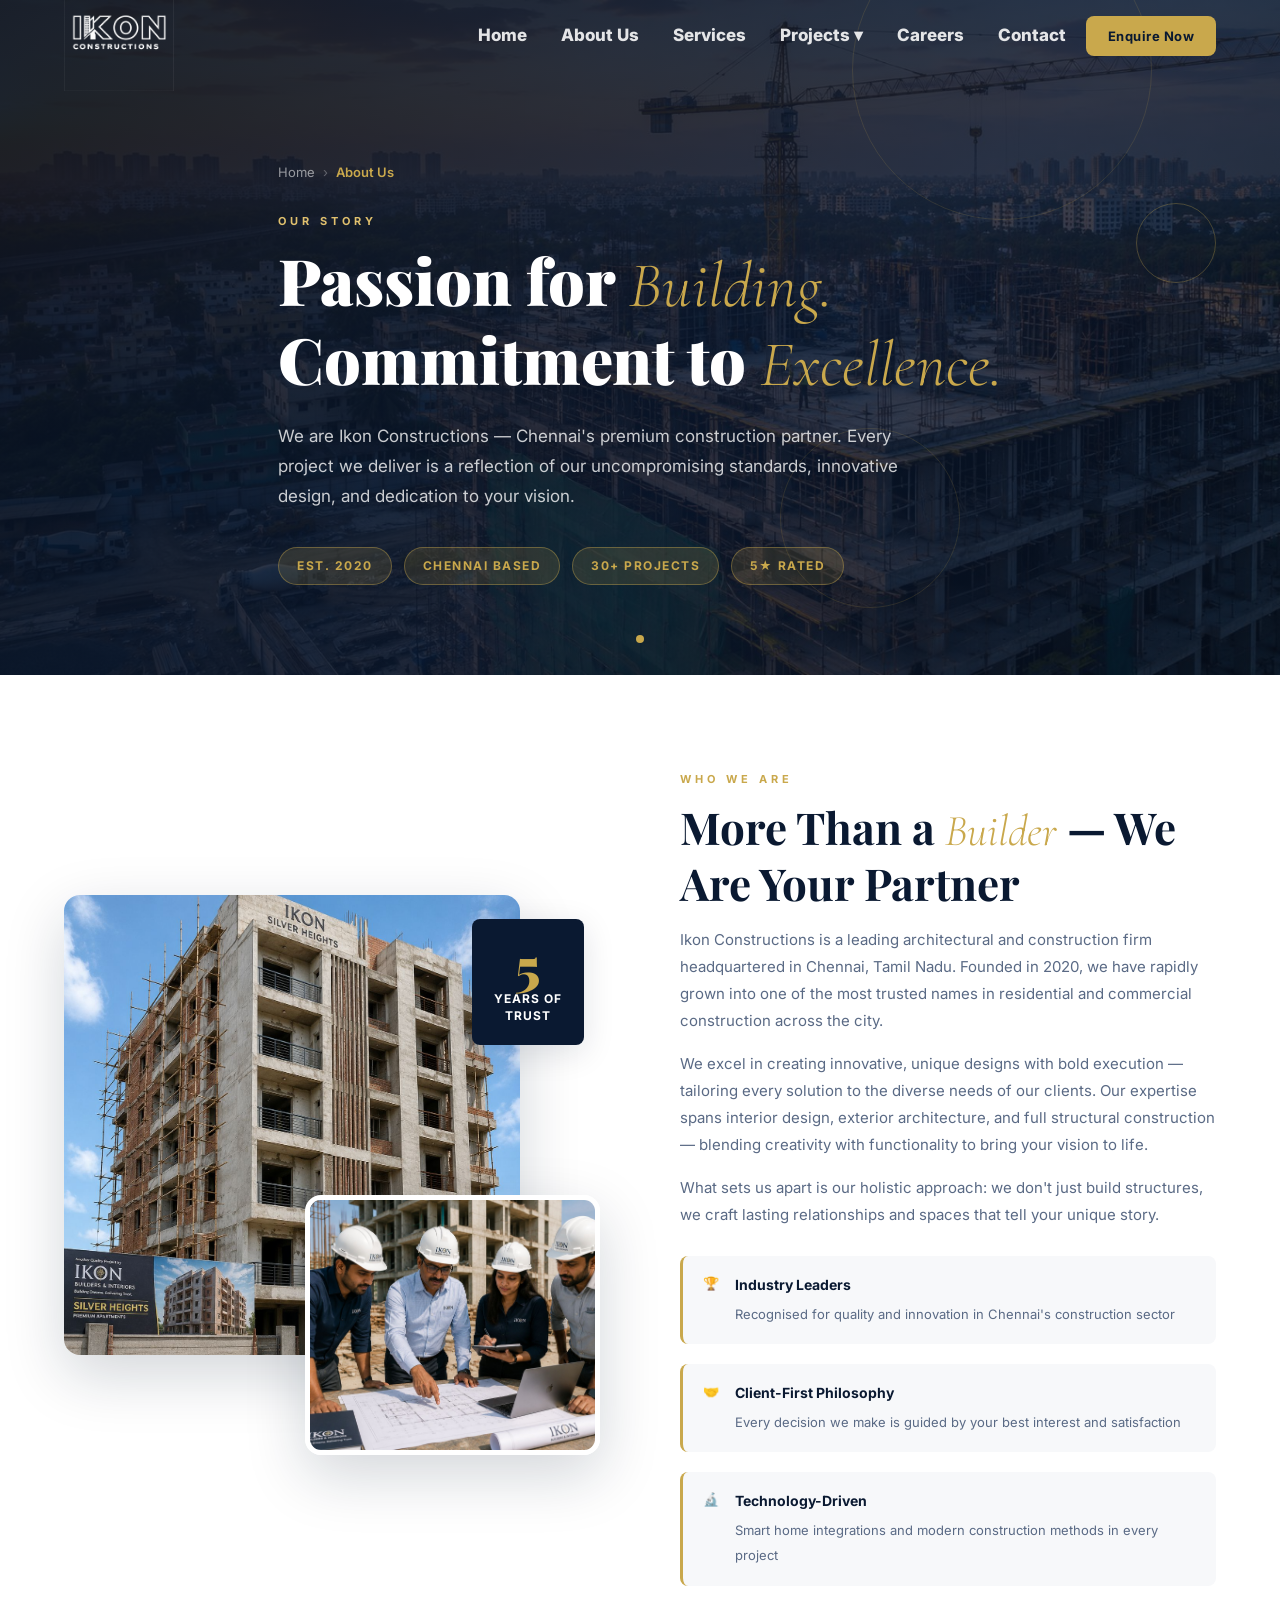
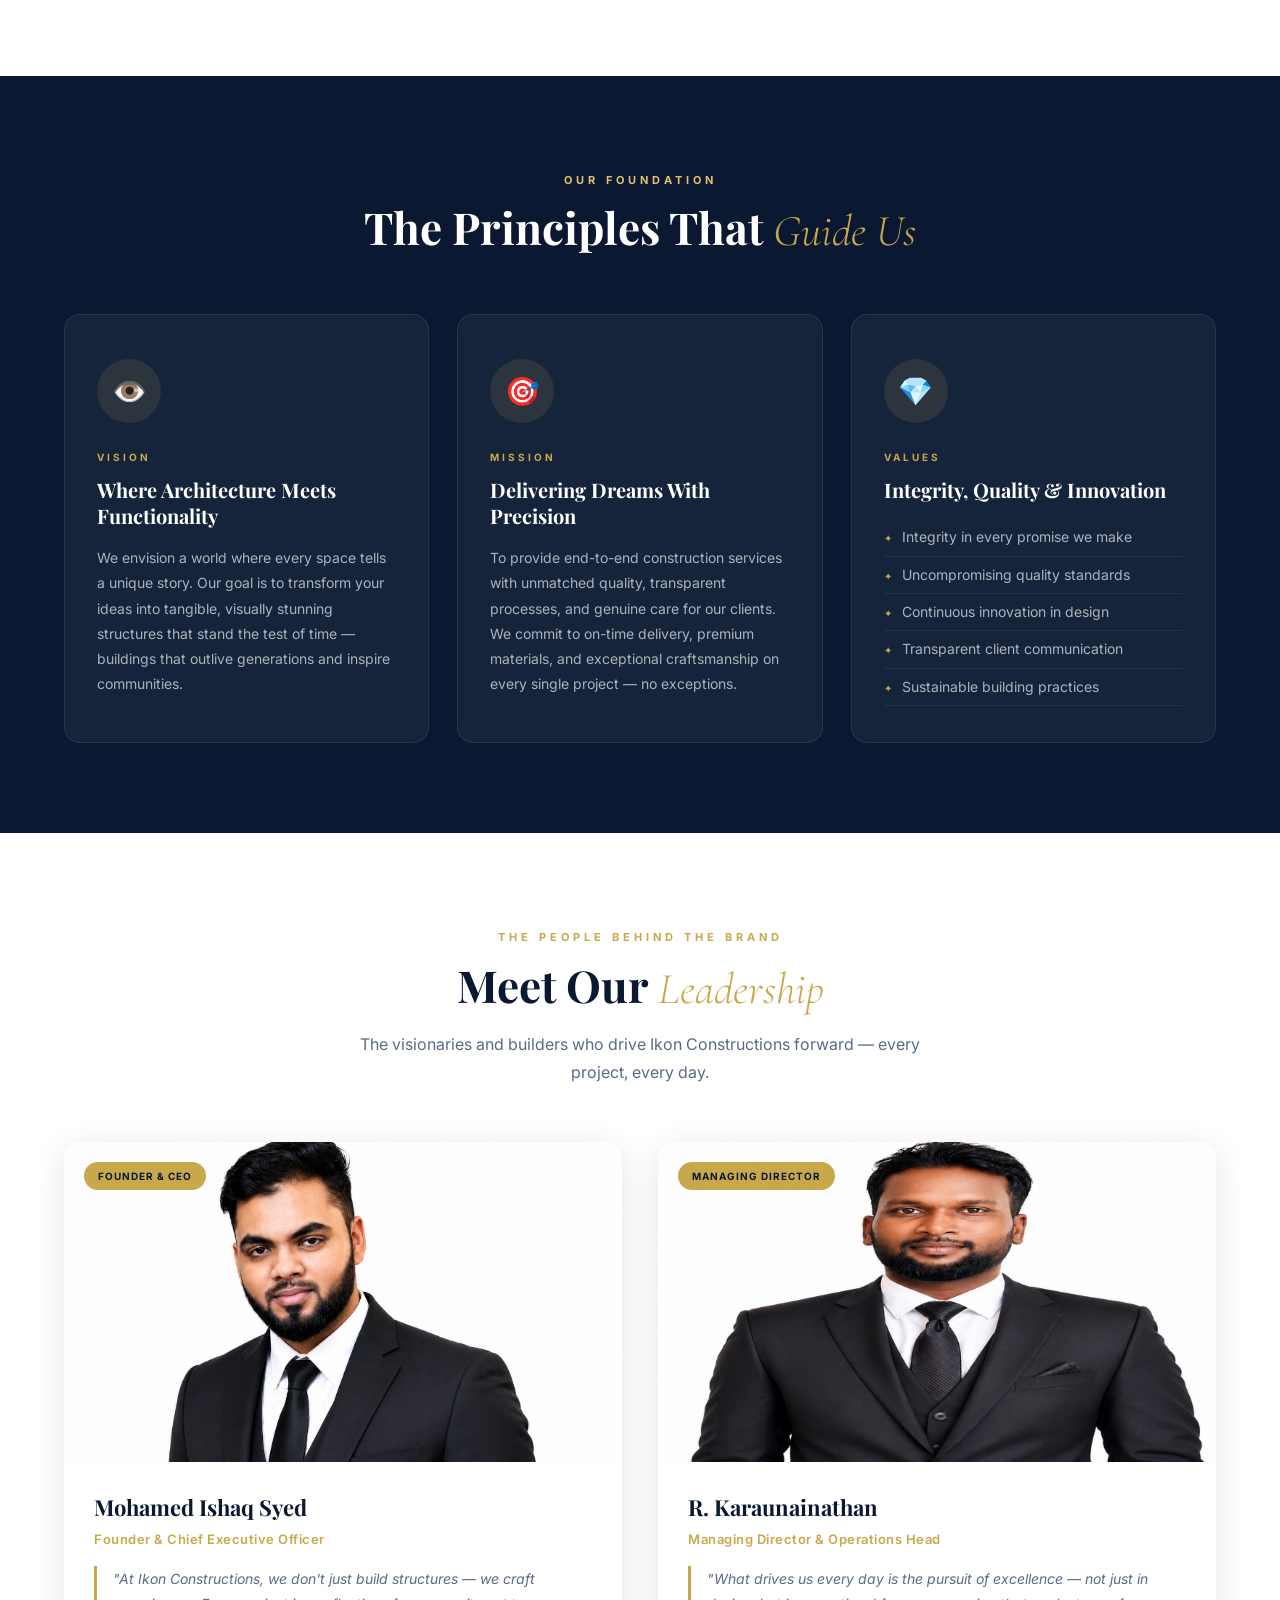
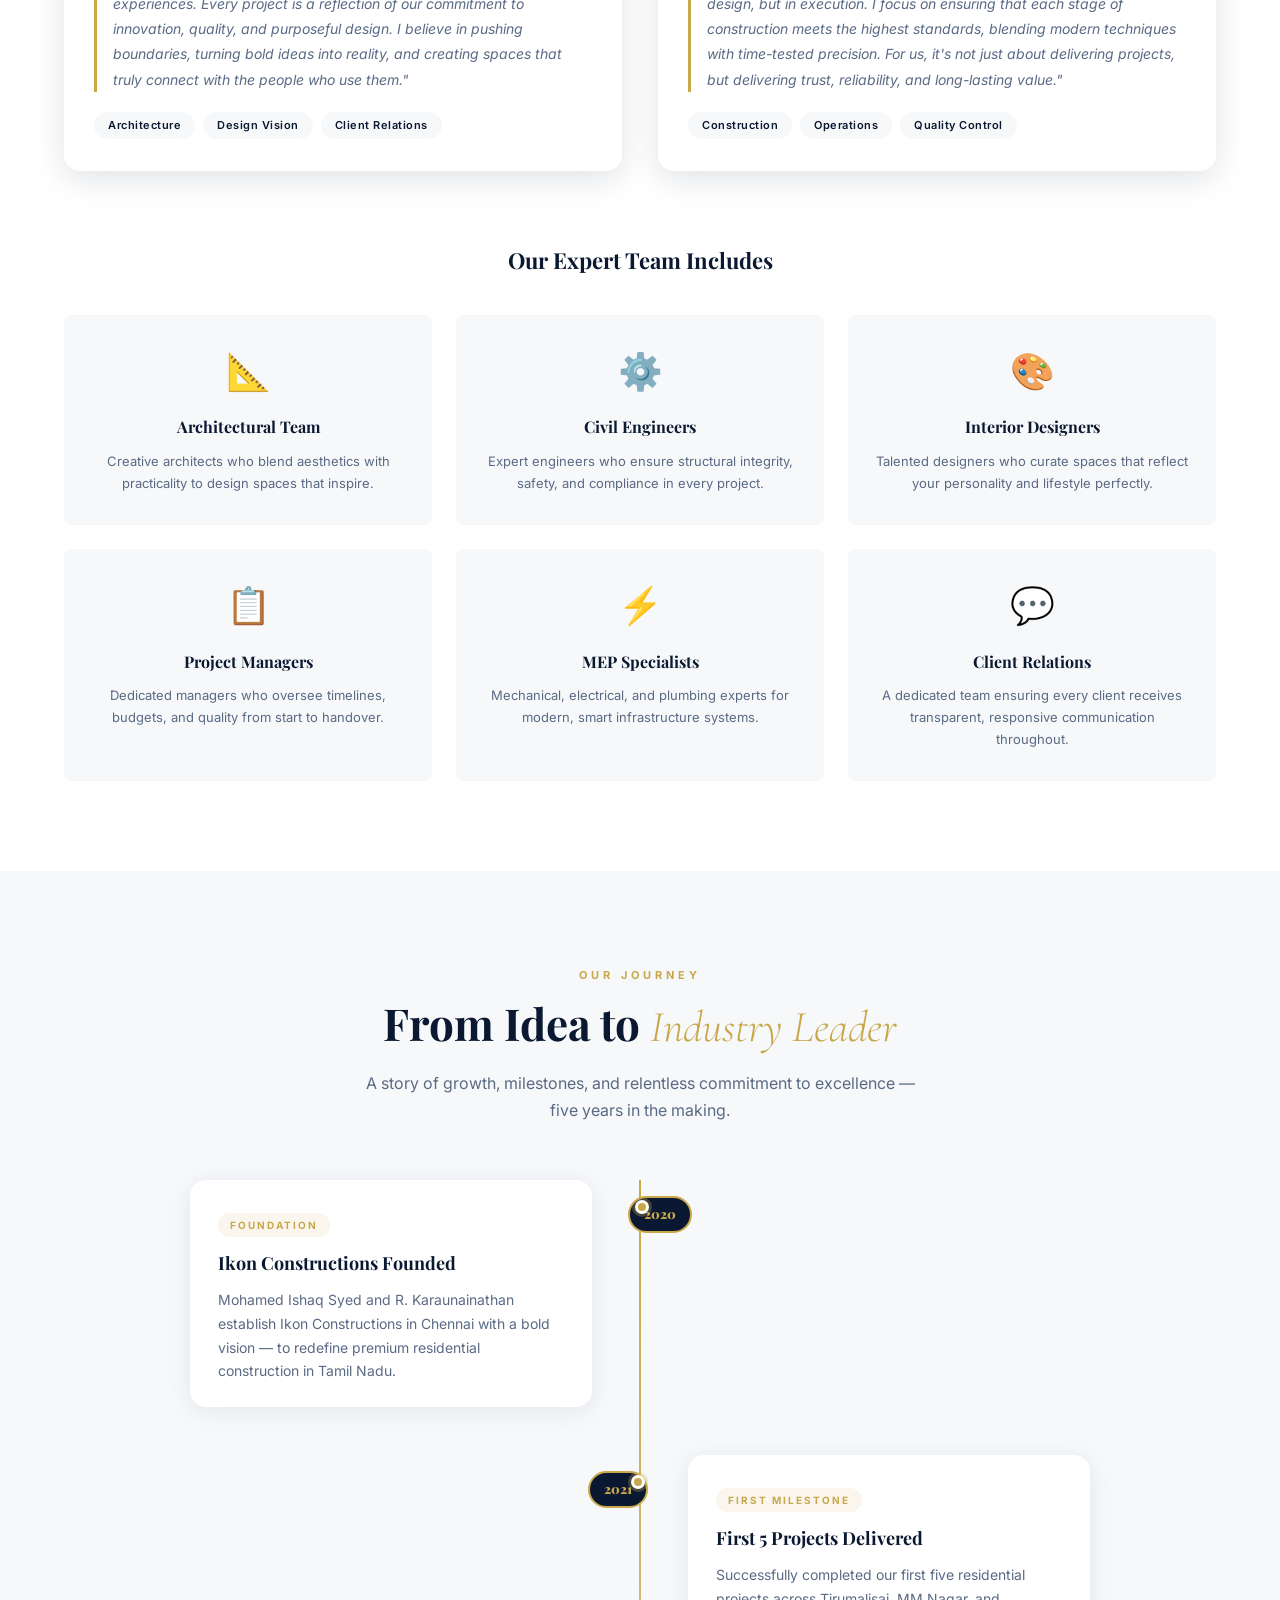
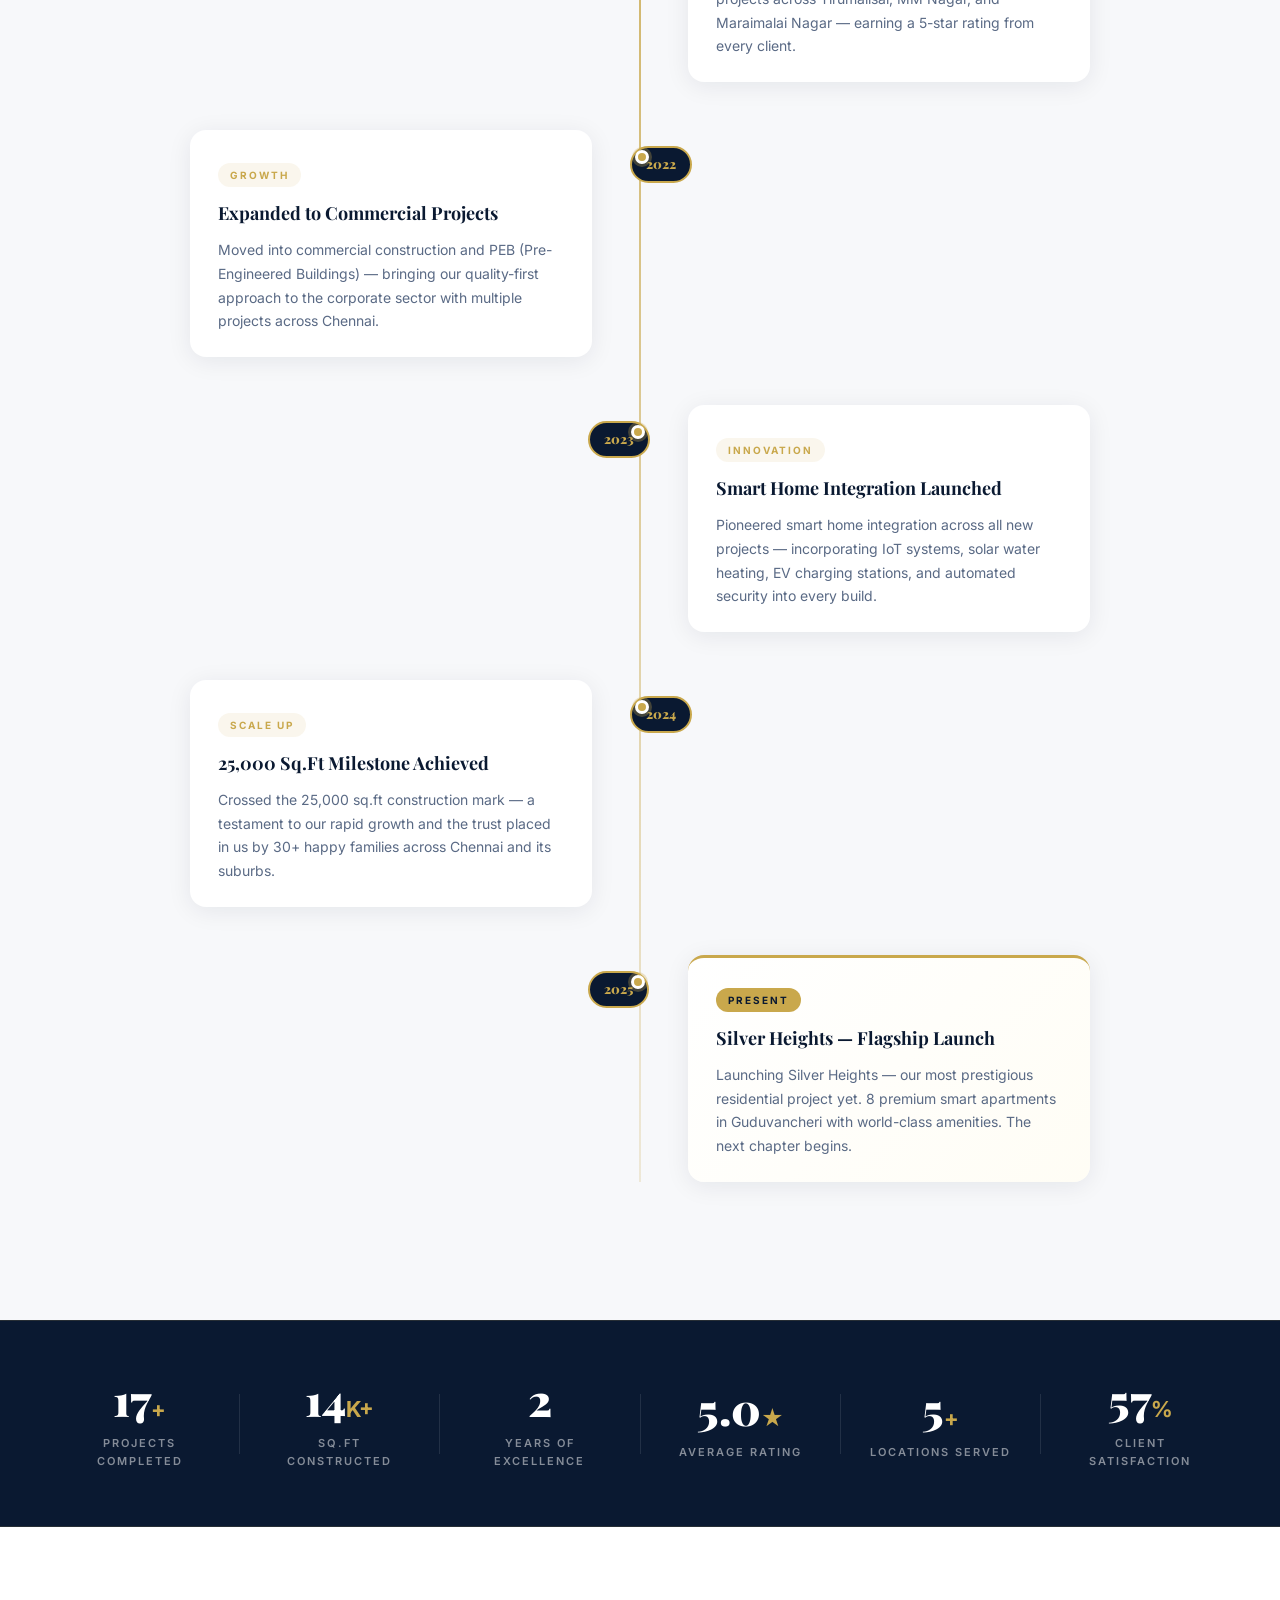
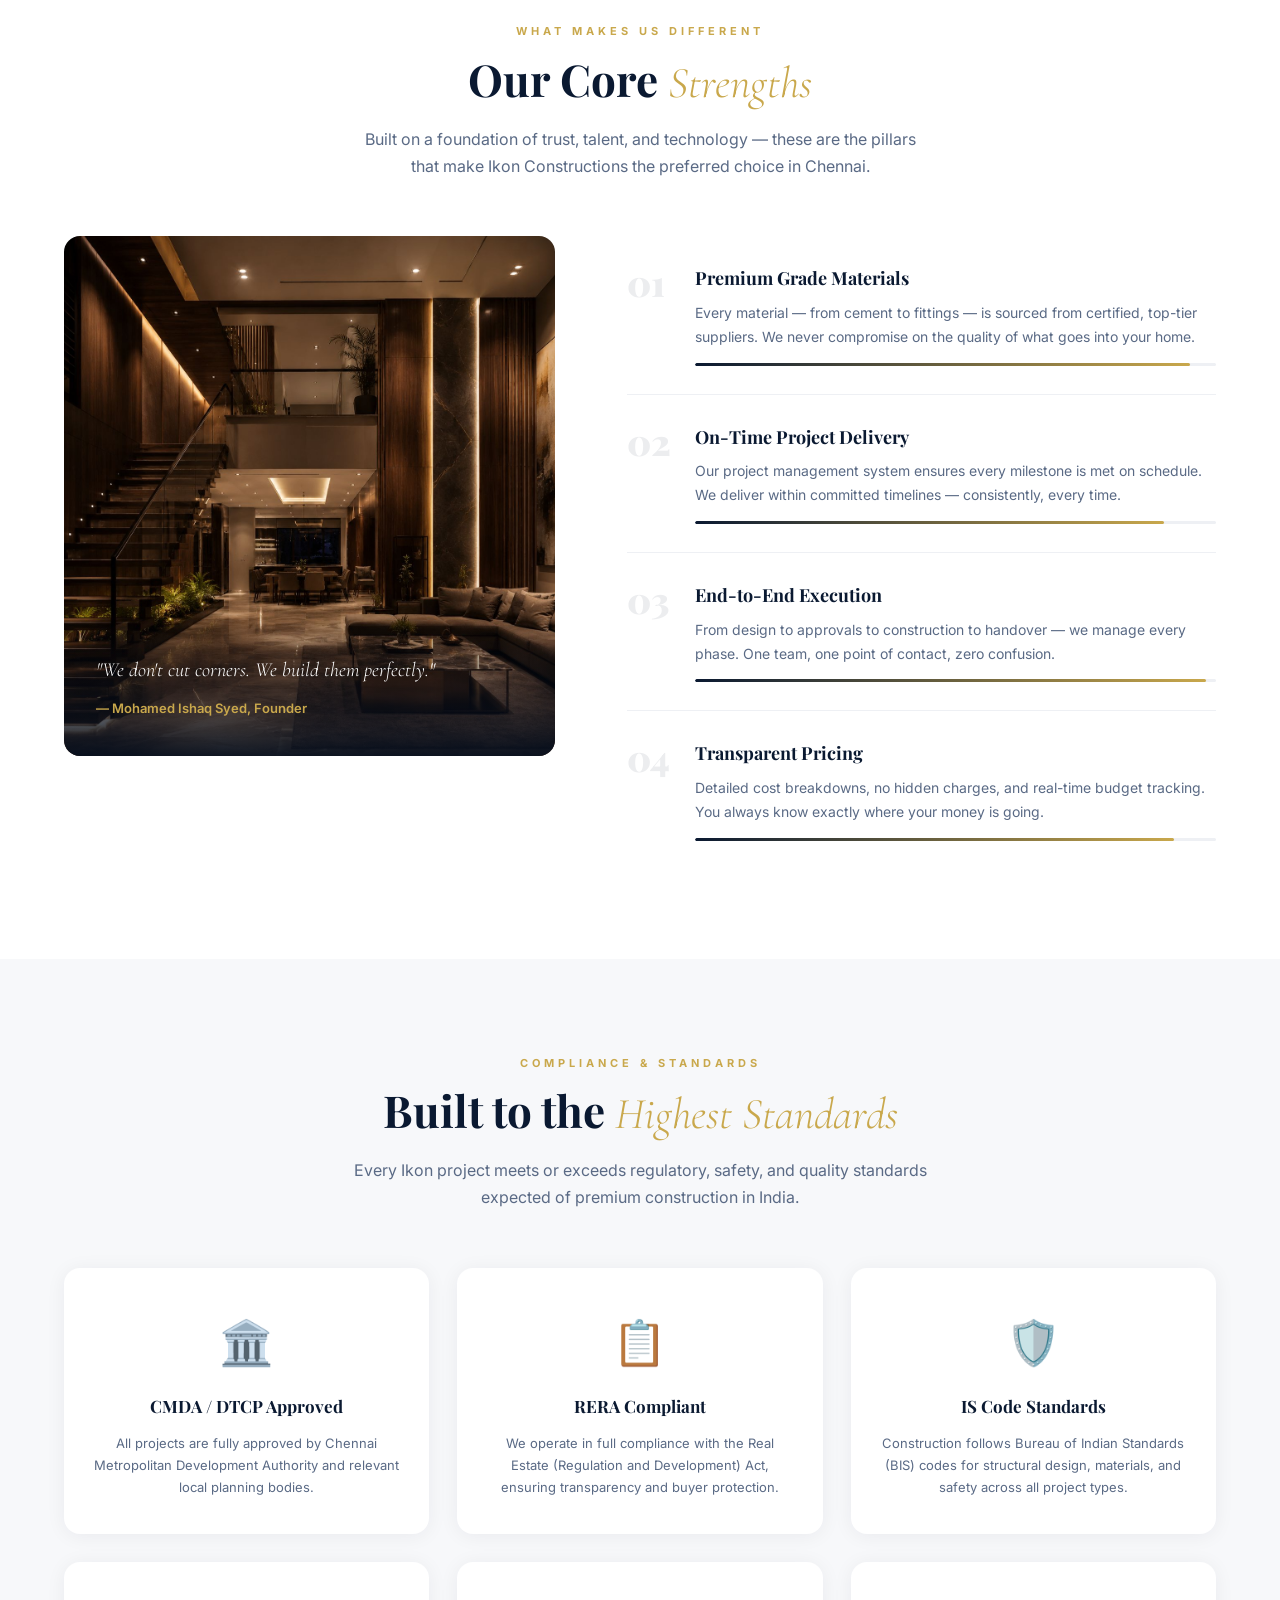
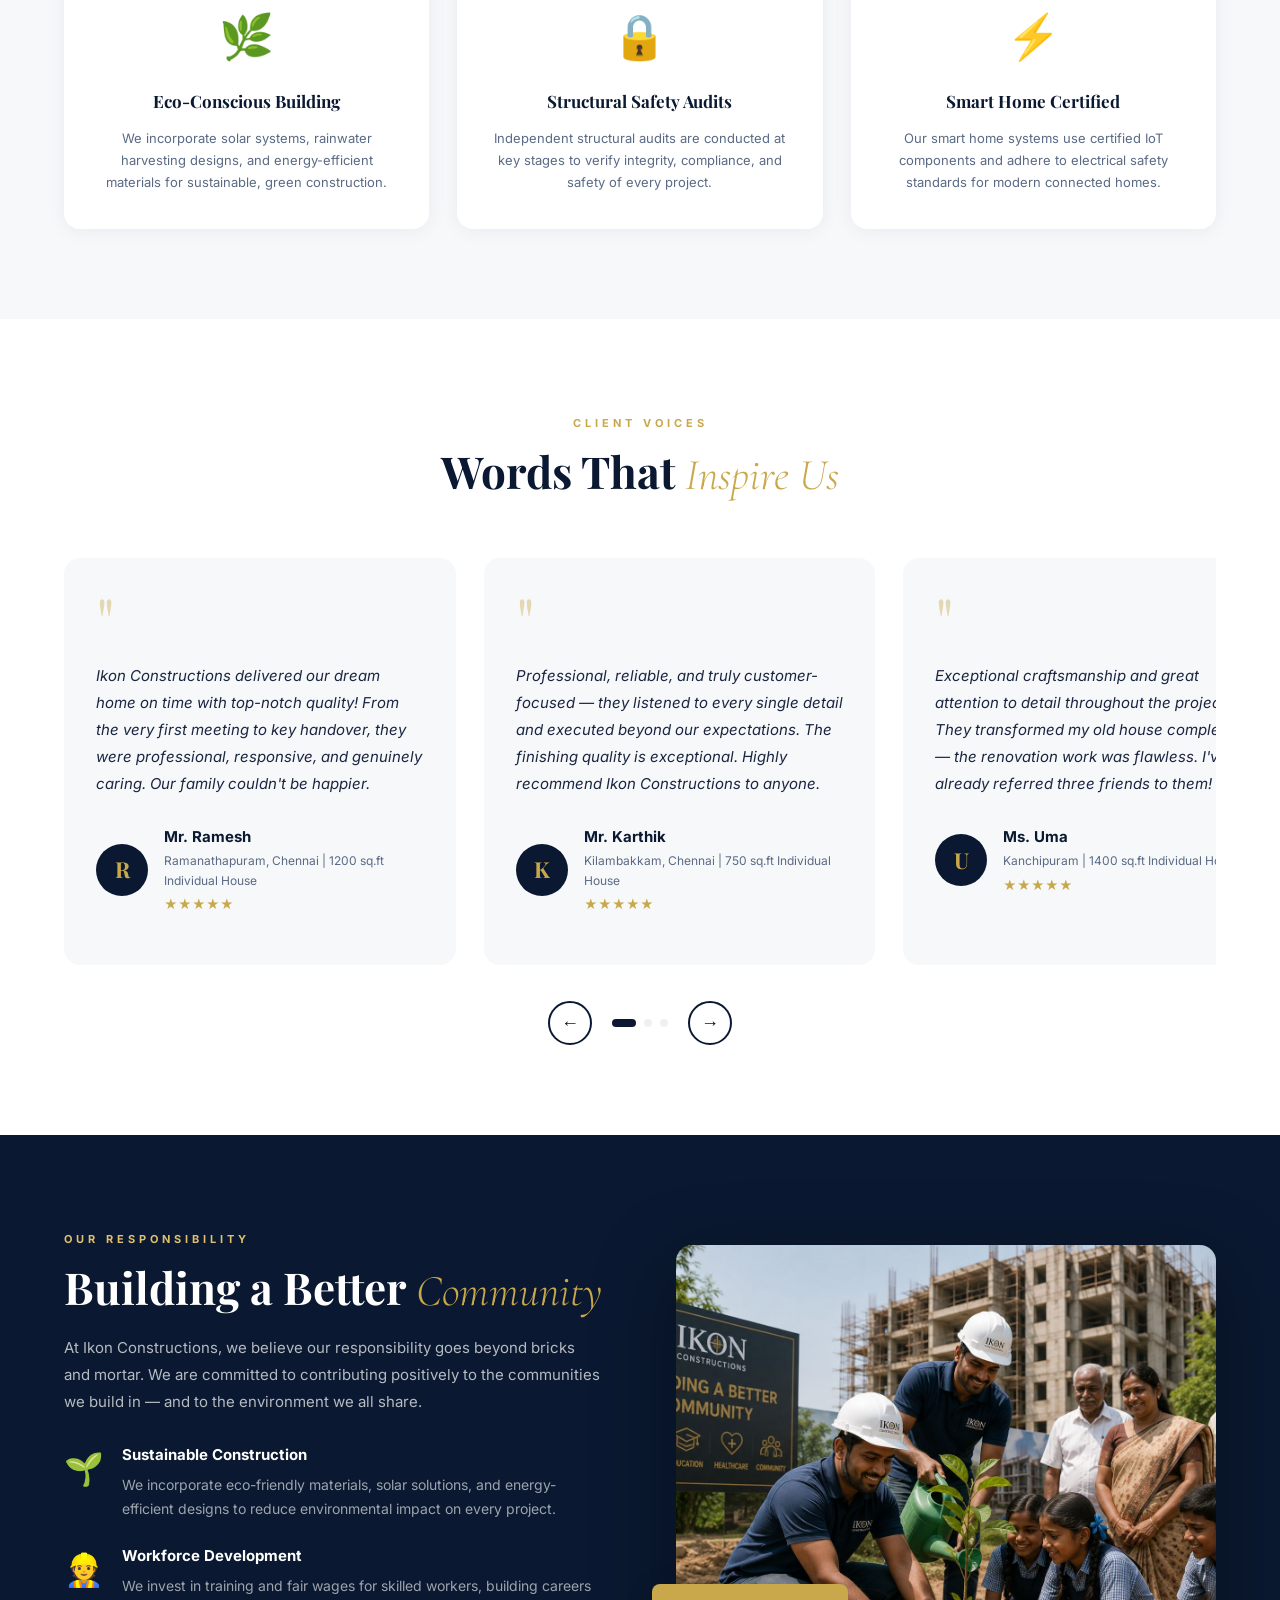
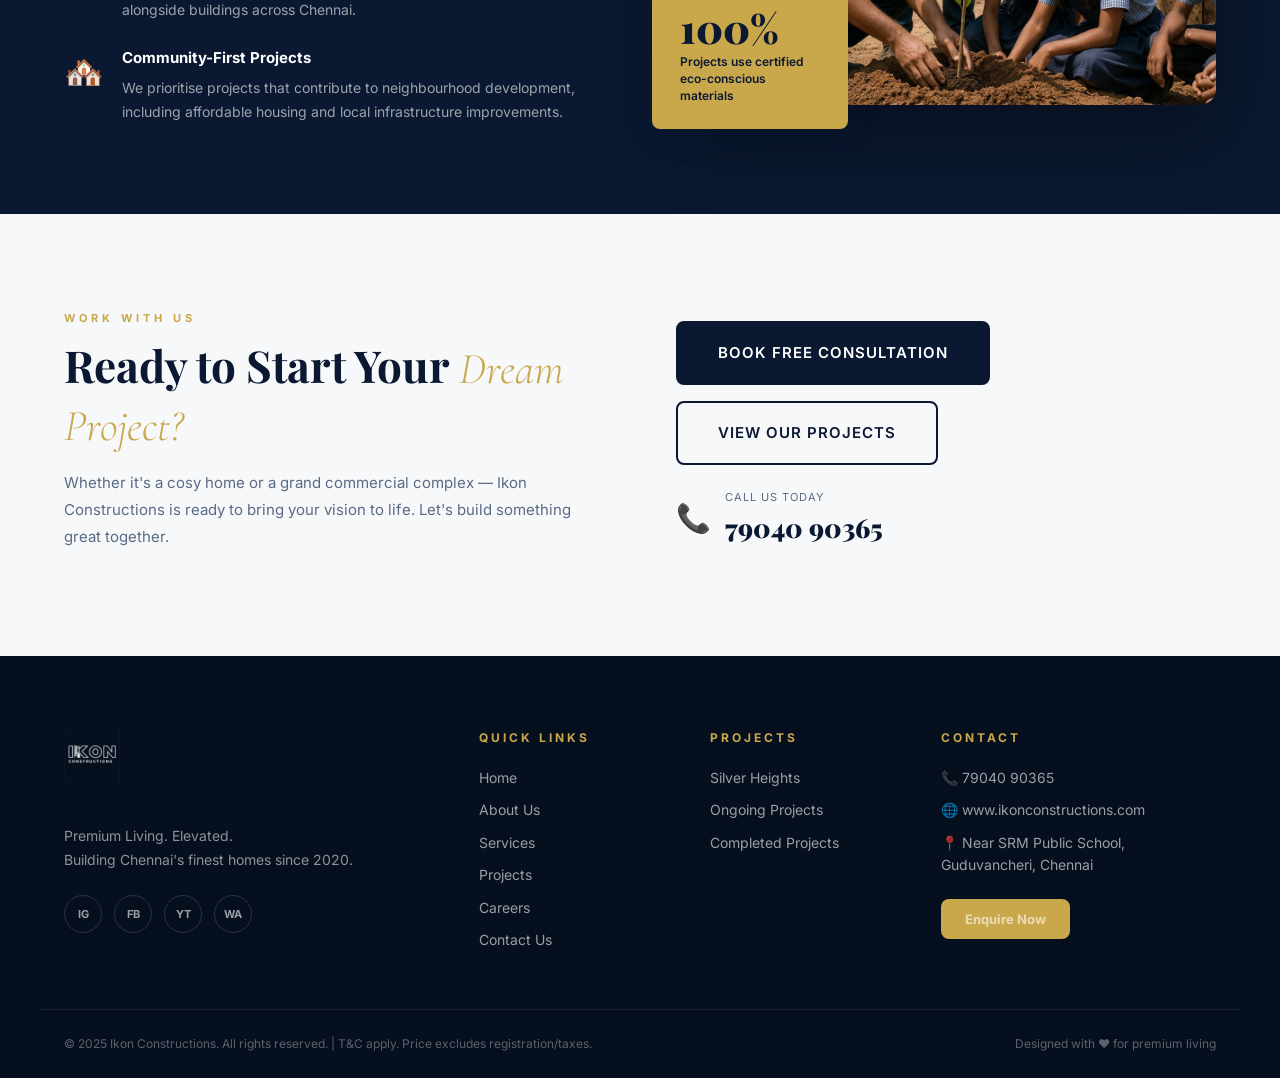
<file: about.html>
<!DOCTYPE html>
<html lang="en">
<head>
  <meta charset="UTF-8"/>
  <meta name="viewport" content="width=device-width, initial-scale=1.0"/>
  <title>About Us – Ikon Constructions</title>
  <link rel="preconnect" href="https://fonts.googleapis.com"/>
  <link rel="preconnect" href="https://fonts.gstatic.com" crossorigin/>
  <link href="https://fonts.googleapis.com/css2?family=Playfair+Display:wght@400;600;700;900&family=Inter:wght@300;400;500;600;700&family=Cormorant+Garamond:ital,wght@0,300;0,600;1,300&display=swap" rel="stylesheet"/>
  <link rel="stylesheet" href="style.css"/>
  <link rel="stylesheet" href="about.css"/>
</head>
<body>

  <!-- ══════════════════════ HEADER ══════════════════════ -->
  <header class="header scrolled" id="header">
    <div class="header-inner container">
      <a href="index.html" class="logo">
        <img src="images/logo.png" alt="Ikon Constructions Logo" class="logo-img"
             onerror="this.style.display='none'; this.nextElementSibling.style.display='flex'"/>
        <div class="logo-fallback" style="display:none; align-items:center; gap:12px;">
          <div class="logo-icon">
            <svg width="36" height="36" viewBox="0 0 36 36" fill="none">
              <rect width="36" height="36" rx="4" fill="#C9A84C"/>
              <text x="50%" y="55%" dominant-baseline="middle" text-anchor="middle"
                    fill="#0A1931" font-family="Playfair Display" font-weight="900" font-size="18">I</text>
            </svg>
          </div>
          <div class="logo-text">
            <span class="logo-main">IKON</span>
            <span class="logo-sub">CONSTRUCTIONS</span>
          </div>
        </div>
      </a>
      <nav class="nav" id="nav">
        <a href="index.html"   class="nav-link">Home</a>
        <a href="about.html"   class="nav-link active">About Us</a>
        <a href="services.html" class="nav-link">Services</a>
        <div class="nav-dropdown">
          <a href="projects.html" class="nav-link">Projects <span class="caret">▾</span></a>
          <div class="dropdown-menu">
            <a href="silver-heights.html">Silver Heights</a>
            <a href="ongoing-projects.html">Ongoing Projects</a>
            <a href="completed-projects.html">Completed Projects</a>
          </div>
        </div>
        <a href="careers.html"  class="nav-link">Careers</a>
        <a href="contact.html"  class="nav-link">Contact</a>
        <a href="contact.html#enquiry" class="btn-enquiry">Enquire Now</a>
      </nav>
      <button class="hamburger" id="hamburger" aria-label="Toggle menu">
        <span></span><span></span><span></span>
      </button>
    </div>
  </header>

  <!-- ══════════════════════ PAGE HERO ══════════════════════ -->
  <section class="page-hero">
    <div class="page-hero-bg">
      <img src="images/about-hero-bg.jpg" alt="About Ikon Constructions" class="page-hero-img"
           onerror="this.style.display='none'"/>
      <div class="page-hero-overlay"></div>
      <!-- Floating geometric shapes -->
      <div class="geo geo-1"></div>
      <div class="geo geo-2"></div>
      <div class="geo geo-3"></div>
    </div>
    <div class="page-hero-content container">
      <nav class="breadcrumb" aria-label="Breadcrumb">
        <a href="index.html">Home</a>
        <span class="bc-sep">›</span>
        <span>About Us</span>
      </nav>
      <p class="section-eyebrow light">Our Story</p>
      <h1 class="page-hero-title">
        Passion for <em>Building.</em><br/>
        Commitment to <em>Excellence.</em>
      </h1>
      <p class="page-hero-sub">We are Ikon Constructions — Chennai's premium construction partner. Every project we deliver is a reflection of our uncompromising standards, innovative design, and dedication to your vision.</p>
      <div class="page-hero-chips">
        <span class="chip">Est. 2020</span>
        <span class="chip">Chennai Based</span>
        <span class="chip">30+ Projects</span>
        <span class="chip">5★ Rated</span>
      </div>
    </div>
    <div class="page-hero-scroll">
      <div class="scroll-dot"></div>
    </div>
  </section>

  <!-- ══════════════════════ 1. WHO WE ARE ══════════════════════ -->
  <section class="who-we-are section-pad">
    <div class="container wwa-grid">
      <div class="wwa-images reveal-left">
        <div class="wwa-img-stack">
          <img src="images/about-construction.jpg" alt="Ikon Constructions site"
               class="wwa-img-main" onerror="this.parentElement.classList.add('img-fallback')"/>
          <img src="images/about-team.jpg" alt="Ikon team"
               class="wwa-img-secondary" onerror="this.style.display='none'"/>
          <div class="wwa-years-badge">
            <span class="badge-year">5</span>
            <span>Years of<br/>Trust</span>
          </div>
        </div>
      </div>
      <div class="wwa-copy reveal-right">
        <p class="section-eyebrow">Who We Are</p>
        <h2 class="section-title">More Than a <em>Builder</em> — We Are Your Partner</h2>
        <p class="body-text">Ikon Constructions is a leading architectural and construction firm headquartered in Chennai, Tamil Nadu. Founded in 2020, we have rapidly grown into one of the most trusted names in residential and commercial construction across the city.</p>
        <p class="body-text">We excel in creating innovative, unique designs with bold execution — tailoring every solution to the diverse needs of our clients. Our expertise spans interior design, exterior architecture, and full structural construction — blending creativity with functionality to bring your vision to life.</p>
        <p class="body-text">What sets us apart is our holistic approach: we don't just build structures, we craft lasting relationships and spaces that tell your unique story.</p>
        <div class="wwa-highlights">
          <div class="wwa-highlight-item">
            <span class="wh-icon">🏆</span>
            <div>
              <strong>Industry Leaders</strong>
              <span>Recognised for quality and innovation in Chennai's construction sector</span>
            </div>
          </div>
          <div class="wwa-highlight-item">
            <span class="wh-icon">🤝</span>
            <div>
              <strong>Client-First Philosophy</strong>
              <span>Every decision we make is guided by your best interest and satisfaction</span>
            </div>
          </div>
          <div class="wwa-highlight-item">
            <span class="wh-icon">🔬</span>
            <div>
              <strong>Technology-Driven</strong>
              <span>Smart home integrations and modern construction methods in every project</span>
            </div>
          </div>
        </div>
      </div>
    </div>
  </section>

  <!-- ══════════════════════ 2. VISION MISSION VALUES ══════════════════════ -->
  <section class="vmv-section section-pad bg-navy">
    <div class="container">
      <div class="section-header center white">
        <p class="section-eyebrow light">Our Foundation</p>
        <h2 class="section-title white">The Principles That <em>Guide Us</em></h2>
      </div>
      <div class="vmv-grid reveal-up">
        <div class="vmv-card vision">
          <div class="vmv-icon-wrap">
            <span class="vmv-icon">👁️</span>
          </div>
          <div class="vmv-tag">Vision</div>
          <h3>Where Architecture Meets Functionality</h3>
          <p>We envision a world where every space tells a unique story. Our goal is to transform your ideas into tangible, visually stunning structures that stand the test of time — buildings that outlive generations and inspire communities.</p>
          <div class="vmv-accent"></div>
        </div>
        <div class="vmv-card mission">
          <div class="vmv-icon-wrap">
            <span class="vmv-icon">🎯</span>
          </div>
          <div class="vmv-tag">Mission</div>
          <h3>Delivering Dreams With Precision</h3>
          <p>To provide end-to-end construction services with unmatched quality, transparent processes, and genuine care for our clients. We commit to on-time delivery, premium materials, and exceptional craftsmanship on every single project — no exceptions.</p>
          <div class="vmv-accent"></div>
        </div>
        <div class="vmv-card values">
          <div class="vmv-icon-wrap">
            <span class="vmv-icon">💎</span>
          </div>
          <div class="vmv-tag">Values</div>
          <h3>Integrity, Quality & Innovation</h3>
          <ul class="values-list">
            <li><span>✦</span> Integrity in every promise we make</li>
            <li><span>✦</span> Uncompromising quality standards</li>
            <li><span>✦</span> Continuous innovation in design</li>
            <li><span>✦</span> Transparent client communication</li>
            <li><span>✦</span> Sustainable building practices</li>
          </ul>
          <div class="vmv-accent"></div>
        </div>
      </div>
    </div>
  </section>

  <!-- ══════════════════════ 3. LEADERSHIP TEAM ══════════════════════ -->
  <section class="team-section section-pad">
    <div class="container">
      <div class="section-header center">
        <p class="section-eyebrow">The People Behind the Brand</p>
        <h2 class="section-title">Meet Our <em>Leadership</em></h2>
        <p class="section-desc">The visionaries and builders who drive Ikon Constructions forward — every project, every day.</p>
      </div>
      <div class="team-grid reveal-up">

        <!-- Founder -->
        <div class="team-card main-card">
          <div class="team-img-wrap">
            <img src="images/team-founder.jpg" alt="Mohamed Ishaq Syed"
                 onerror="this.parentElement.classList.add('team-img-fallback')"/>
            <div class="team-img-overlay">
              <div class="team-social">
                <a href="#" aria-label="LinkedIn">in</a>
                <a href="#" aria-label="Instagram">IG</a>
              </div>
            </div>
            <div class="team-role-badge">Founder & CEO</div>
          </div>
          <div class="team-info">
            <h3>Mohamed Ishaq Syed</h3>
            <p class="team-title">Founder & Chief Executive Officer</p>
            <p class="team-quote">"At Ikon Constructions, we don't just build structures — we craft experiences. Every project is a reflection of our commitment to innovation, quality, and purposeful design. I believe in pushing boundaries, turning bold ideas into reality, and creating spaces that truly connect with the people who use them."</p>
            <div class="team-expertise">
              <span>Architecture</span>
              <span>Design Vision</span>
              <span>Client Relations</span>
            </div>
          </div>
        </div>

        <!-- MD -->
        <div class="team-card main-card">
          <div class="team-img-wrap">
            <img src="images/team-md.jpg" alt="R. Karaunainathan"
                 onerror="this.parentElement.classList.add('team-img-fallback')"/>
            <div class="team-img-overlay">
              <div class="team-social">
                <a href="#" aria-label="LinkedIn">in</a>
                <a href="#" aria-label="Instagram">IG</a>
              </div>
            </div>
            <div class="team-role-badge">Managing Director</div>
          </div>
          <div class="team-info">
            <h3>R. Karaunainathan</h3>
            <p class="team-title">Managing Director & Operations Head</p>
            <p class="team-quote">"What drives us every day is the pursuit of excellence — not just in design, but in execution. I focus on ensuring that each stage of construction meets the highest standards, blending modern techniques with time-tested precision. For us, it's not just about delivering projects, but delivering trust, reliability, and long-lasting value."</p>
            <div class="team-expertise">
              <span>Construction</span>
              <span>Operations</span>
              <span>Quality Control</span>
            </div>
          </div>
        </div>

      </div>

      <!-- Supporting team -->
      <div class="support-team reveal-up">
        <h3 class="support-team-title">Our Expert Team Includes</h3>
        <div class="support-grid">
          <div class="support-card">
            <div class="support-icon">📐</div>
            <h4>Architectural Team</h4>
            <p>Creative architects who blend aesthetics with practicality to design spaces that inspire.</p>
          </div>
          <div class="support-card">
            <div class="support-icon">⚙️</div>
            <h4>Civil Engineers</h4>
            <p>Expert engineers who ensure structural integrity, safety, and compliance in every project.</p>
          </div>
          <div class="support-card">
            <div class="support-icon">🎨</div>
            <h4>Interior Designers</h4>
            <p>Talented designers who curate spaces that reflect your personality and lifestyle perfectly.</p>
          </div>
          <div class="support-card">
            <div class="support-icon">📋</div>
            <h4>Project Managers</h4>
            <p>Dedicated managers who oversee timelines, budgets, and quality from start to handover.</p>
          </div>
          <div class="support-card">
            <div class="support-icon">⚡</div>
            <h4>MEP Specialists</h4>
            <p>Mechanical, electrical, and plumbing experts for modern, smart infrastructure systems.</p>
          </div>
          <div class="support-card">
            <div class="support-icon">💬</div>
            <h4>Client Relations</h4>
            <p>A dedicated team ensuring every client receives transparent, responsive communication throughout.</p>
          </div>
        </div>
      </div>
    </div>
  </section>

  <!-- ══════════════════════ 4. OUR JOURNEY / TIMELINE ══════════════════════ -->
  <section class="timeline-section section-pad bg-light">
    <div class="container">
      <div class="section-header center">
        <p class="section-eyebrow">Our Journey</p>
        <h2 class="section-title">From Idea to <em>Industry Leader</em></h2>
        <p class="section-desc">A story of growth, milestones, and relentless commitment to excellence — five years in the making.</p>
      </div>
      <div class="timeline reveal-up">

        <div class="timeline-item left">
          <div class="tl-year-badge">2020</div>
          <div class="tl-content">
            <div class="tl-dot"></div>
            <div class="tl-card">
              <span class="tl-tag">Foundation</span>
              <h4>Ikon Constructions Founded</h4>
              <p>Mohamed Ishaq Syed and R. Karaunainathan establish Ikon Constructions in Chennai with a bold vision — to redefine premium residential construction in Tamil Nadu.</p>
            </div>
          </div>
        </div>

        <div class="timeline-item right">
          <div class="tl-year-badge">2021</div>
          <div class="tl-content">
            <div class="tl-dot"></div>
            <div class="tl-card">
              <span class="tl-tag">First Milestone</span>
              <h4>First 5 Projects Delivered</h4>
              <p>Successfully completed our first five residential projects across Tirumalisai, MM Nagar, and Maraimalai Nagar — earning a 5-star rating from every client.</p>
            </div>
          </div>
        </div>

        <div class="timeline-item left">
          <div class="tl-year-badge">2022</div>
          <div class="tl-content">
            <div class="tl-dot"></div>
            <div class="tl-card">
              <span class="tl-tag">Growth</span>
              <h4>Expanded to Commercial Projects</h4>
              <p>Moved into commercial construction and PEB (Pre-Engineered Buildings) — bringing our quality-first approach to the corporate sector with multiple projects across Chennai.</p>
            </div>
          </div>
        </div>

        <div class="timeline-item right">
          <div class="tl-year-badge">2023</div>
          <div class="tl-content">
            <div class="tl-dot"></div>
            <div class="tl-card">
              <span class="tl-tag">Innovation</span>
              <h4>Smart Home Integration Launched</h4>
              <p>Pioneered smart home integration across all new projects — incorporating IoT systems, solar water heating, EV charging stations, and automated security into every build.</p>
            </div>
          </div>
        </div>

        <div class="timeline-item left">
          <div class="tl-year-badge">2024</div>
          <div class="tl-content">
            <div class="tl-dot"></div>
            <div class="tl-card">
              <span class="tl-tag">Scale Up</span>
              <h4>25,000 Sq.Ft Milestone Achieved</h4>
              <p>Crossed the 25,000 sq.ft construction mark — a testament to our rapid growth and the trust placed in us by 30+ happy families across Chennai and its suburbs.</p>
            </div>
          </div>
        </div>

        <div class="timeline-item right">
          <div class="tl-year-badge">2025</div>
          <div class="tl-content">
            <div class="tl-dot"></div>
            <div class="tl-card highlight-card">
              <span class="tl-tag gold-tag">Present</span>
              <h4>Silver Heights — Flagship Launch</h4>
              <p>Launching Silver Heights — our most prestigious residential project yet. 8 premium smart apartments in Guduvancheri with world-class amenities. The next chapter begins.</p>
            </div>
          </div>
        </div>

      </div>
    </div>
  </section>

  <!-- ══════════════════════ 5. STATS STRIP ══════════════════════ -->
  <section class="stats-strip">
    <div class="container stats-strip-grid">
      <div class="strip-stat reveal-up">
        <span class="strip-num about-counter" data-target="30">0</span><span class="strip-plus">+</span>
        <span class="strip-label">Projects Completed</span>
      </div>
      <div class="strip-sep"></div>
      <div class="strip-stat reveal-up" style="transition-delay:0.1s">
        <span class="strip-num about-counter" data-target="25">0</span><span class="strip-plus">K+</span>
        <span class="strip-label">Sq.Ft Constructed</span>
      </div>
      <div class="strip-sep"></div>
      <div class="strip-stat reveal-up" style="transition-delay:0.2s">
        <span class="strip-num about-counter" data-target="5">0</span><span class="strip-plus"></span>
        <span class="strip-label">Years of Excellence</span>
      </div>
      <div class="strip-sep"></div>
      <div class="strip-stat reveal-up" style="transition-delay:0.3s">
        <span class="strip-num">5.0</span><span class="strip-plus">★</span>
        <span class="strip-label">Average Rating</span>
      </div>
      <div class="strip-sep"></div>
      <div class="strip-stat reveal-up" style="transition-delay:0.4s">
        <span class="strip-num about-counter" data-target="10">0</span><span class="strip-plus">+</span>
        <span class="strip-label">Locations Served</span>
      </div>
      <div class="strip-sep"></div>
      <div class="strip-stat reveal-up" style="transition-delay:0.5s">
        <span class="strip-num about-counter" data-target="100">0</span><span class="strip-plus">%</span>
        <span class="strip-label">Client Satisfaction</span>
      </div>
    </div>
  </section>

  <!-- ══════════════════════ 6. CORE STRENGTHS ══════════════════════ -->
  <section class="strengths-section section-pad">
    <div class="container">
      <div class="section-header center">
        <p class="section-eyebrow">What Makes Us Different</p>
        <h2 class="section-title">Our Core <em>Strengths</em></h2>
        <p class="section-desc">Built on a foundation of trust, talent, and technology — these are the pillars that make Ikon Constructions the preferred choice in Chennai.</p>
      </div>
      <div class="strengths-layout reveal-up">
        <div class="strength-featured">
          <img src="images/strength-main.jpg" alt="Ikon Construction quality"
               onerror="this.parentElement.classList.add('strength-img-fallback')"/>
          <div class="strength-featured-overlay">
            <blockquote>"We don't cut corners. We build them perfectly."</blockquote>
            <cite>— Mohamed Ishaq Syed, Founder</cite>
          </div>
        </div>
        <div class="strengths-list">
          <div class="strength-row">
            <div class="str-number">01</div>
            <div class="str-content">
              <h4>Premium Grade Materials</h4>
              <p>Every material — from cement to fittings — is sourced from certified, top-tier suppliers. We never compromise on the quality of what goes into your home.</p>
              <div class="str-bar"><div class="str-fill" style="--w:95%"></div></div>
            </div>
          </div>
          <div class="strength-row">
            <div class="str-number">02</div>
            <div class="str-content">
              <h4>On-Time Project Delivery</h4>
              <p>Our project management system ensures every milestone is met on schedule. We deliver within committed timelines — consistently, every time.</p>
              <div class="str-bar"><div class="str-fill" style="--w:90%"></div></div>
            </div>
          </div>
          <div class="strength-row">
            <div class="str-number">03</div>
            <div class="str-content">
              <h4>End-to-End Execution</h4>
              <p>From design to approvals to construction to handover — we manage every phase. One team, one point of contact, zero confusion.</p>
              <div class="str-bar"><div class="str-fill" style="--w:98%"></div></div>
            </div>
          </div>
          <div class="strength-row">
            <div class="str-number">04</div>
            <div class="str-content">
              <h4>Transparent Pricing</h4>
              <p>Detailed cost breakdowns, no hidden charges, and real-time budget tracking. You always know exactly where your money is going.</p>
              <div class="str-bar"><div class="str-fill" style="--w:92%"></div></div>
            </div>
          </div>
        </div>
      </div>
    </div>
  </section>

  <!-- ══════════════════════ 7. CERTIFICATIONS & STANDARDS ══════════════════════ -->
  <section class="certs-section section-pad bg-light">
    <div class="container">
      <div class="section-header center">
        <p class="section-eyebrow">Compliance & Standards</p>
        <h2 class="section-title">Built to the <em>Highest Standards</em></h2>
        <p class="section-desc">Every Ikon project meets or exceeds regulatory, safety, and quality standards expected of premium construction in India.</p>
      </div>
      <div class="certs-grid reveal-up">
        <div class="cert-card">
          <div class="cert-icon">🏛️</div>
          <h4>CMDA / DTCP Approved</h4>
          <p>All projects are fully approved by Chennai Metropolitan Development Authority and relevant local planning bodies.</p>
        </div>
        <div class="cert-card">
          <div class="cert-icon">📋</div>
          <h4>RERA Compliant</h4>
          <p>We operate in full compliance with the Real Estate (Regulation and Development) Act, ensuring transparency and buyer protection.</p>
        </div>
        <div class="cert-card">
          <div class="cert-icon">🛡️</div>
          <h4>IS Code Standards</h4>
          <p>Construction follows Bureau of Indian Standards (BIS) codes for structural design, materials, and safety across all project types.</p>
        </div>
        <div class="cert-card">
          <div class="cert-icon">🌿</div>
          <h4>Eco-Conscious Building</h4>
          <p>We incorporate solar systems, rainwater harvesting designs, and energy-efficient materials for sustainable, green construction.</p>
        </div>
        <div class="cert-card">
          <div class="cert-icon">🔒</div>
          <h4>Structural Safety Audits</h4>
          <p>Independent structural audits are conducted at key stages to verify integrity, compliance, and safety of every project.</p>
        </div>
        <div class="cert-card">
          <div class="cert-icon">⚡</div>
          <h4>Smart Home Certified</h4>
          <p>Our smart home systems use certified IoT components and adhere to electrical safety standards for modern connected homes.</p>
        </div>
      </div>
    </div>
  </section>

  <!-- ══════════════════════ 8. TESTIMONIALS ══════════════════════ -->
  <section class="abt-testimonials section-pad">
    <div class="container">
      <div class="section-header center">
        <p class="section-eyebrow">Client Voices</p>
        <h2 class="section-title">Words That <em>Inspire Us</em></h2>
      </div>
      <div class="testimonial-slider-wrap reveal-up">
        <div class="testimonial-track" id="testimonialTrack">

          <div class="tsl-card">
            <div class="tsl-quote">"</div>
            <p>Ikon Constructions delivered our dream home on time with top-notch quality! From the very first meeting to key handover, they were professional, responsive, and genuinely caring. Our family couldn't be happier.</p>
            <div class="tsl-reviewer">
              <div class="tsl-avatar">R</div>
              <div>
                <strong>Mr. Ramesh</strong>
                <span>Ramanathapuram, Chennai | 1200 sq.ft Individual House</span>
                <div class="tsl-stars">★★★★★</div>
              </div>
            </div>
          </div>

          <div class="tsl-card">
            <div class="tsl-quote">"</div>
            <p>Professional, reliable, and truly customer-focused — they listened to every single detail and executed beyond our expectations. The finishing quality is exceptional. Highly recommend Ikon Constructions to anyone.</p>
            <div class="tsl-reviewer">
              <div class="tsl-avatar">K</div>
              <div>
                <strong>Mr. Karthik</strong>
                <span>Kilambakkam, Chennai | 750 sq.ft Individual House</span>
                <div class="tsl-stars">★★★★★</div>
              </div>
            </div>
          </div>

          <div class="tsl-card">
            <div class="tsl-quote">"</div>
            <p>Exceptional craftsmanship and great attention to detail throughout the project. They transformed my old house completely — the renovation work was flawless. I've already referred three friends to them!</p>
            <div class="tsl-reviewer">
              <div class="tsl-avatar">U</div>
              <div>
                <strong>Ms. Uma</strong>
                <span>Kanchipuram | 1400 sq.ft Individual House</span>
                <div class="tsl-stars">★★★★★</div>
              </div>
            </div>
          </div>

          <div class="tsl-card">
            <div class="tsl-quote">"</div>
            <p>Building a duplex felt overwhelming until we found Ikon. They managed everything — approvals, design, construction — seamlessly. The team communicated every step. Our duplex was handed over before the promised date!</p>
            <div class="tsl-reviewer">
              <div class="tsl-avatar">J</div>
              <div>
                <strong>Mr. Joseph</strong>
                <span>Tirumalisai, Chennai | 1200 sq.ft Duplex</span>
                <div class="tsl-stars">★★★★★</div>
              </div>
            </div>
          </div>

          <div class="tsl-card">
            <div class="tsl-quote">"</div>
            <p>We were worried about construction quality after hearing horror stories from others. Ikon completely changed our perspective — transparent pricing, zero hidden costs, premium materials. They've set a new benchmark for us.</p>
            <div class="tsl-reviewer">
              <div class="tsl-avatar">M</div>
              <div>
                <strong>Mr. Manikandan</strong>
                <span>Chengalpet | 1400 sq.ft G+1</span>
                <div class="tsl-stars">★★★★★</div>
              </div>
            </div>
          </div>

        </div>
        <div class="tsl-controls">
          <button class="tsl-prev" id="tslPrev" aria-label="Previous">←</button>
          <div class="tsl-dots" id="tslDots"></div>
          <button class="tsl-next" id="tslNext" aria-label="Next">→</button>
        </div>
      </div>
    </div>
  </section>

  <!-- ══════════════════════ 9. CSR / COMMITMENT ══════════════════════ -->
  <section class="csr-section section-pad bg-navy">
    <div class="container csr-grid">
      <div class="csr-content reveal-left">
        <p class="section-eyebrow light">Our Responsibility</p>
        <h2 class="section-title white">Building a Better <em>Community</em></h2>
        <p class="body-text" style="color:rgba(255,255,255,0.7)">At Ikon Constructions, we believe our responsibility goes beyond bricks and mortar. We are committed to contributing positively to the communities we build in — and to the environment we all share.</p>
        <div class="csr-items">
          <div class="csr-item">
            <div class="csr-item-icon">🌱</div>
            <div>
              <strong>Sustainable Construction</strong>
              <p>We incorporate eco-friendly materials, solar solutions, and energy-efficient designs to reduce environmental impact on every project.</p>
            </div>
          </div>
          <div class="csr-item">
            <div class="csr-item-icon">👷</div>
            <div>
              <strong>Workforce Development</strong>
              <p>We invest in training and fair wages for skilled workers, building careers alongside buildings across Chennai.</p>
            </div>
          </div>
          <div class="csr-item">
            <div class="csr-item-icon">🏘️</div>
            <div>
              <strong>Community-First Projects</strong>
              <p>We prioritise projects that contribute to neighbourhood development, including affordable housing and local infrastructure improvements.</p>
            </div>
          </div>
        </div>
      </div>
      <div class="csr-image reveal-right">
        <img src="images/csr-community.jpg" alt="Community commitment"
             onerror="this.parentElement.classList.add('csr-img-fallback')"/>
        <div class="csr-stat-card">
          <div class="csr-stat-num">100%</div>
          <div class="csr-stat-text">Projects use certified eco-conscious materials</div>
        </div>
      </div>
    </div>
  </section>

  <!-- ══════════════════════ 10. CTA ══════════════════════ -->
  <section class="about-cta section-pad">
    <div class="container about-cta-inner">
      <div class="about-cta-text reveal-left">
        <p class="section-eyebrow">Work With Us</p>
        <h2 class="section-title">Ready to Start Your <em>Dream Project?</em></h2>
        <p class="body-text">Whether it's a cosy home or a grand commercial complex — Ikon Constructions is ready to bring your vision to life. Let's build something great together.</p>
      </div>
      <div class="about-cta-actions reveal-right">
        <a href="contact.html#enquiry" class="btn-primary large">Book Free Consultation</a>
        <a href="projects.html" class="btn-outline-navy large">View Our Projects</a>
        <div class="cta-call-row">
          <span class="call-icon-small">📞</span>
          <div>
            <span class="call-label-small">Call us today</span>
            <a href="tel:+917904090365" class="call-num-big">79040 90365</a>
          </div>
        </div>
      </div>
    </div>
  </section>

  <!-- ══════════════════════ FOOTER ══════════════════════ -->
  <footer class="footer">
    <div class="footer-top container">
      <div class="footer-brand">
        <div class="footer-logo">
          <img src="images/logo.png" alt="Ikon Constructions" class="footer-logo-img"
               onerror="this.style.display='none'"/>
        </div>
        <p class="footer-tagline">Premium Living. Elevated.<br/>Building Chennai's finest homes since 2020.</p>
        <div class="footer-socials">
          <a href="#" aria-label="Instagram" class="social-link">IG</a>
          <a href="#" aria-label="Facebook"  class="social-link">FB</a>
          <a href="#" aria-label="YouTube"   class="social-link">YT</a>
          <a href="#" aria-label="WhatsApp"  class="social-link">WA</a>
        </div>
      </div>
      <div class="footer-links">
        <h4>Quick Links</h4>
        <a href="index.html">Home</a>
        <a href="about.html">About Us</a>
        <a href="services.html">Services</a>
        <a href="projects.html">Projects</a>
        <a href="careers.html">Careers</a>
        <a href="contact.html">Contact Us</a>
      </div>
      <div class="footer-links">
        <h4>Projects</h4>
        <a href="silver-heights.html">Silver Heights</a>
        <a href="ongoing-projects.html">Ongoing Projects</a>
        <a href="completed-projects.html">Completed Projects</a>
      </div>
      <div class="footer-contact">
        <h4>Contact</h4>
        <p>📞 <a href="tel:+917904090365">79040 90365</a></p>
        <p>🌐 <a href="http://www.ikonconstructions.com">www.ikonconstructions.com</a></p>
        <p>📍 Near SRM Public School,<br/>Guduvancheri, Chennai</p>
        <a href="contact.html#enquiry" class="btn-enquiry-footer">Enquire Now</a>
      </div>
    </div>
    <div class="footer-bottom container">
      <p>© 2025 Ikon Constructions. All rights reserved. | T&C apply. Price excludes registration/taxes.</p>
      <p>Designed with ♥ for premium living</p>
    </div>
  </footer>

  <a href="contact.html#enquiry" class="floating-enquiry" id="floatingEnquiry">
    <span>Enquire Now</span>
  </a>

  <script src="script.js"></script>
  <script src="about.js"></script>
</body>
</html>
</file>
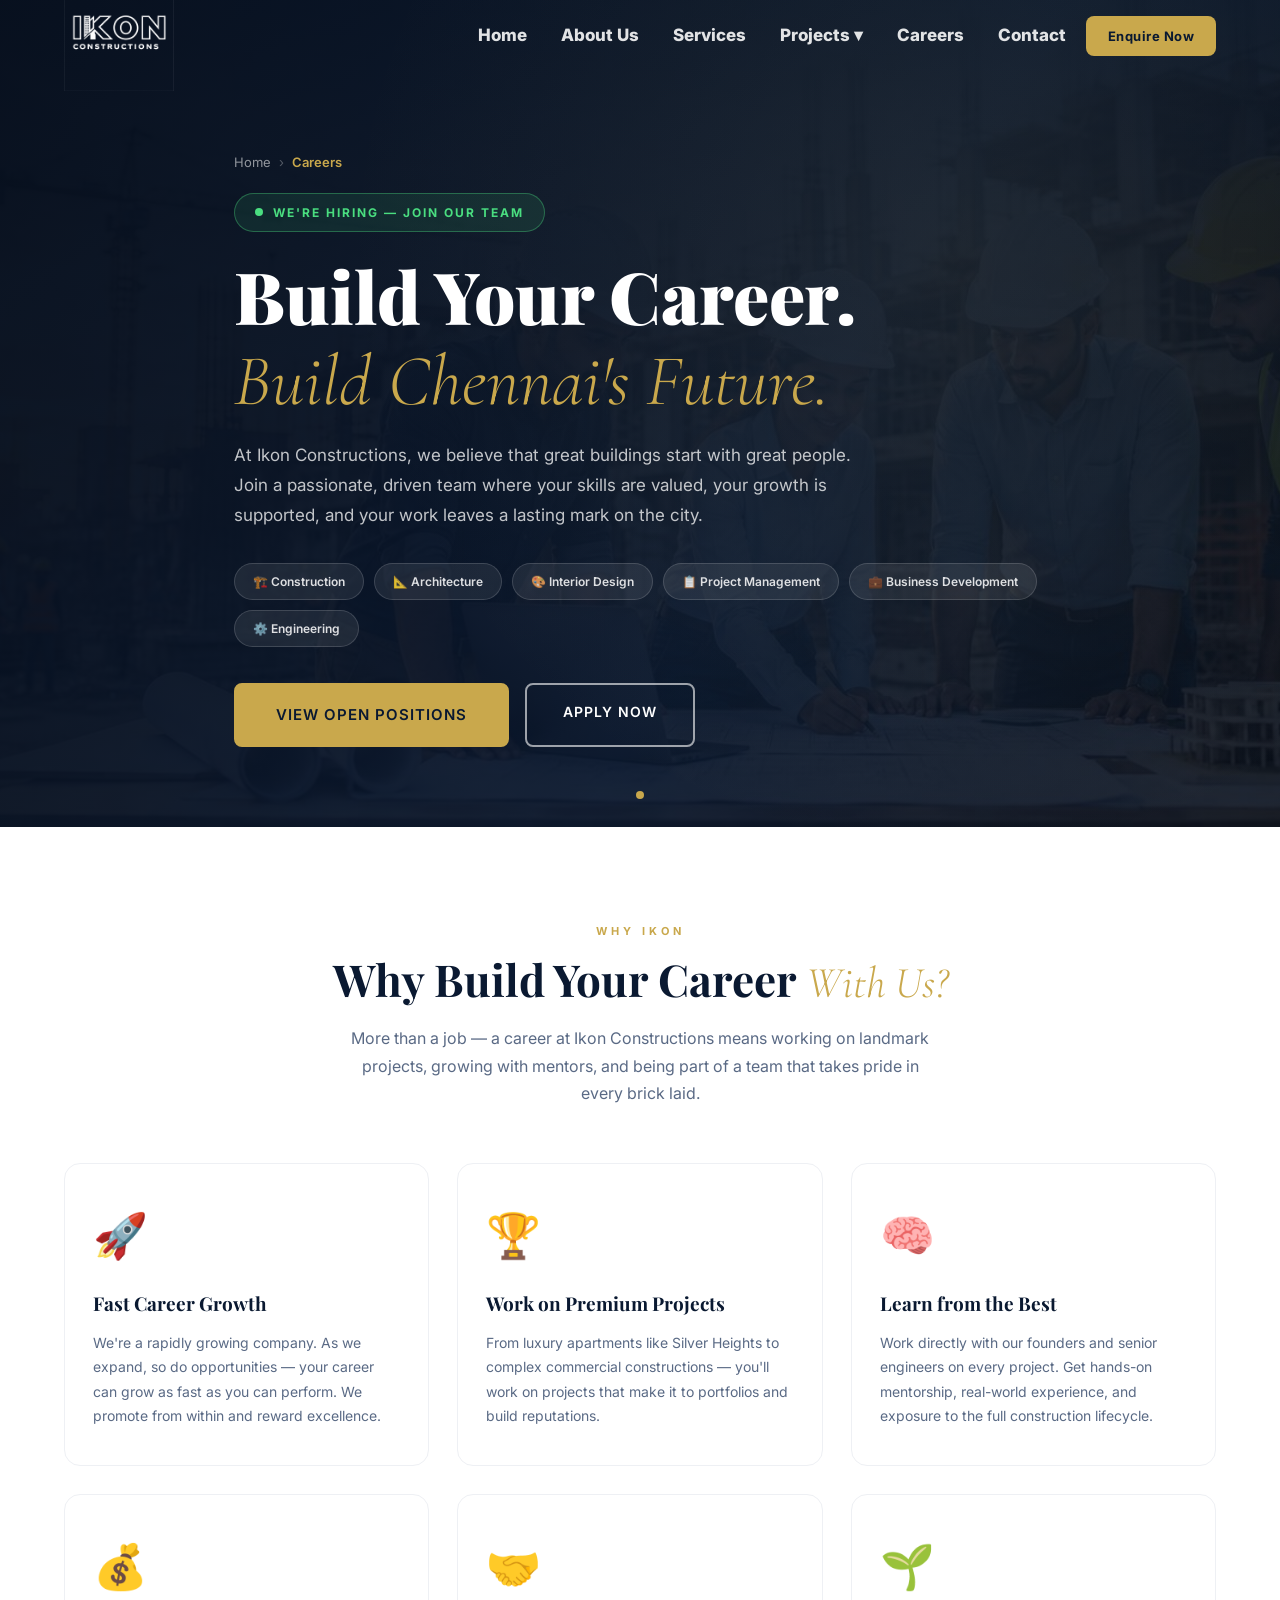
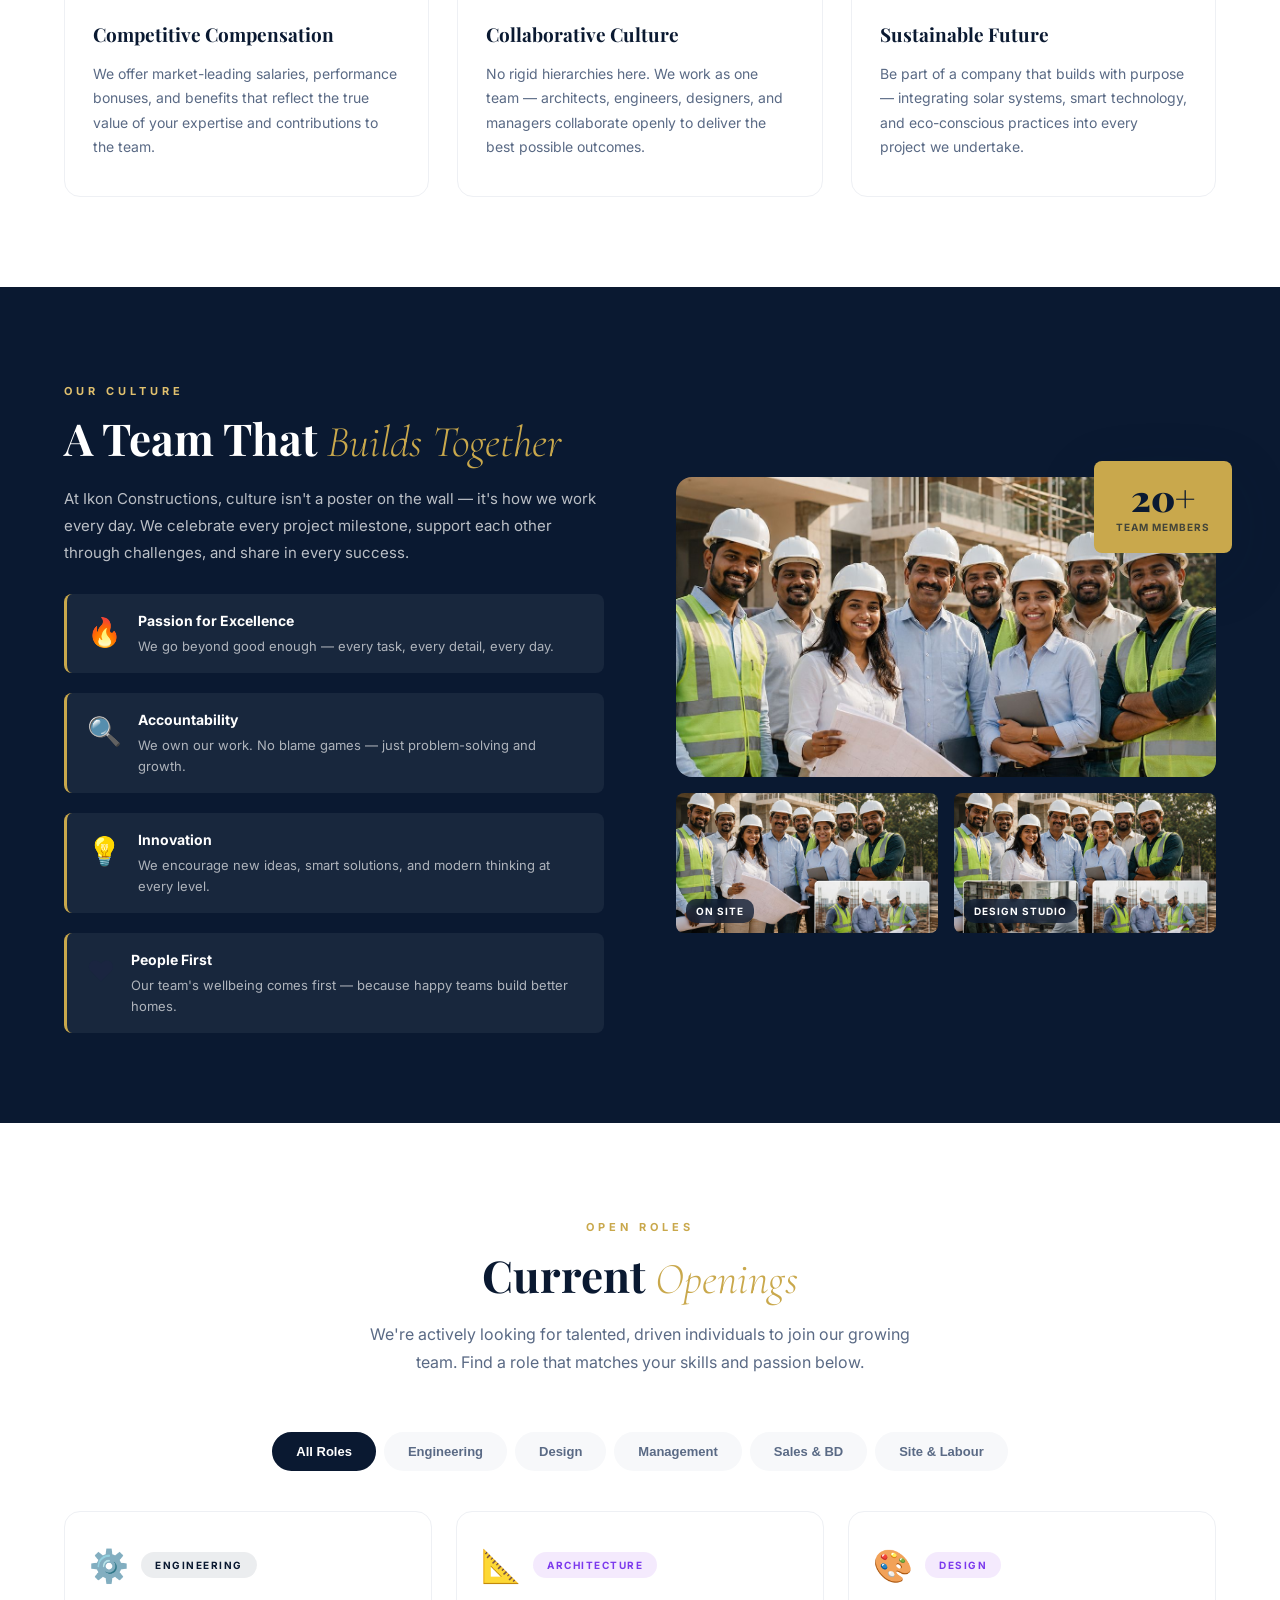
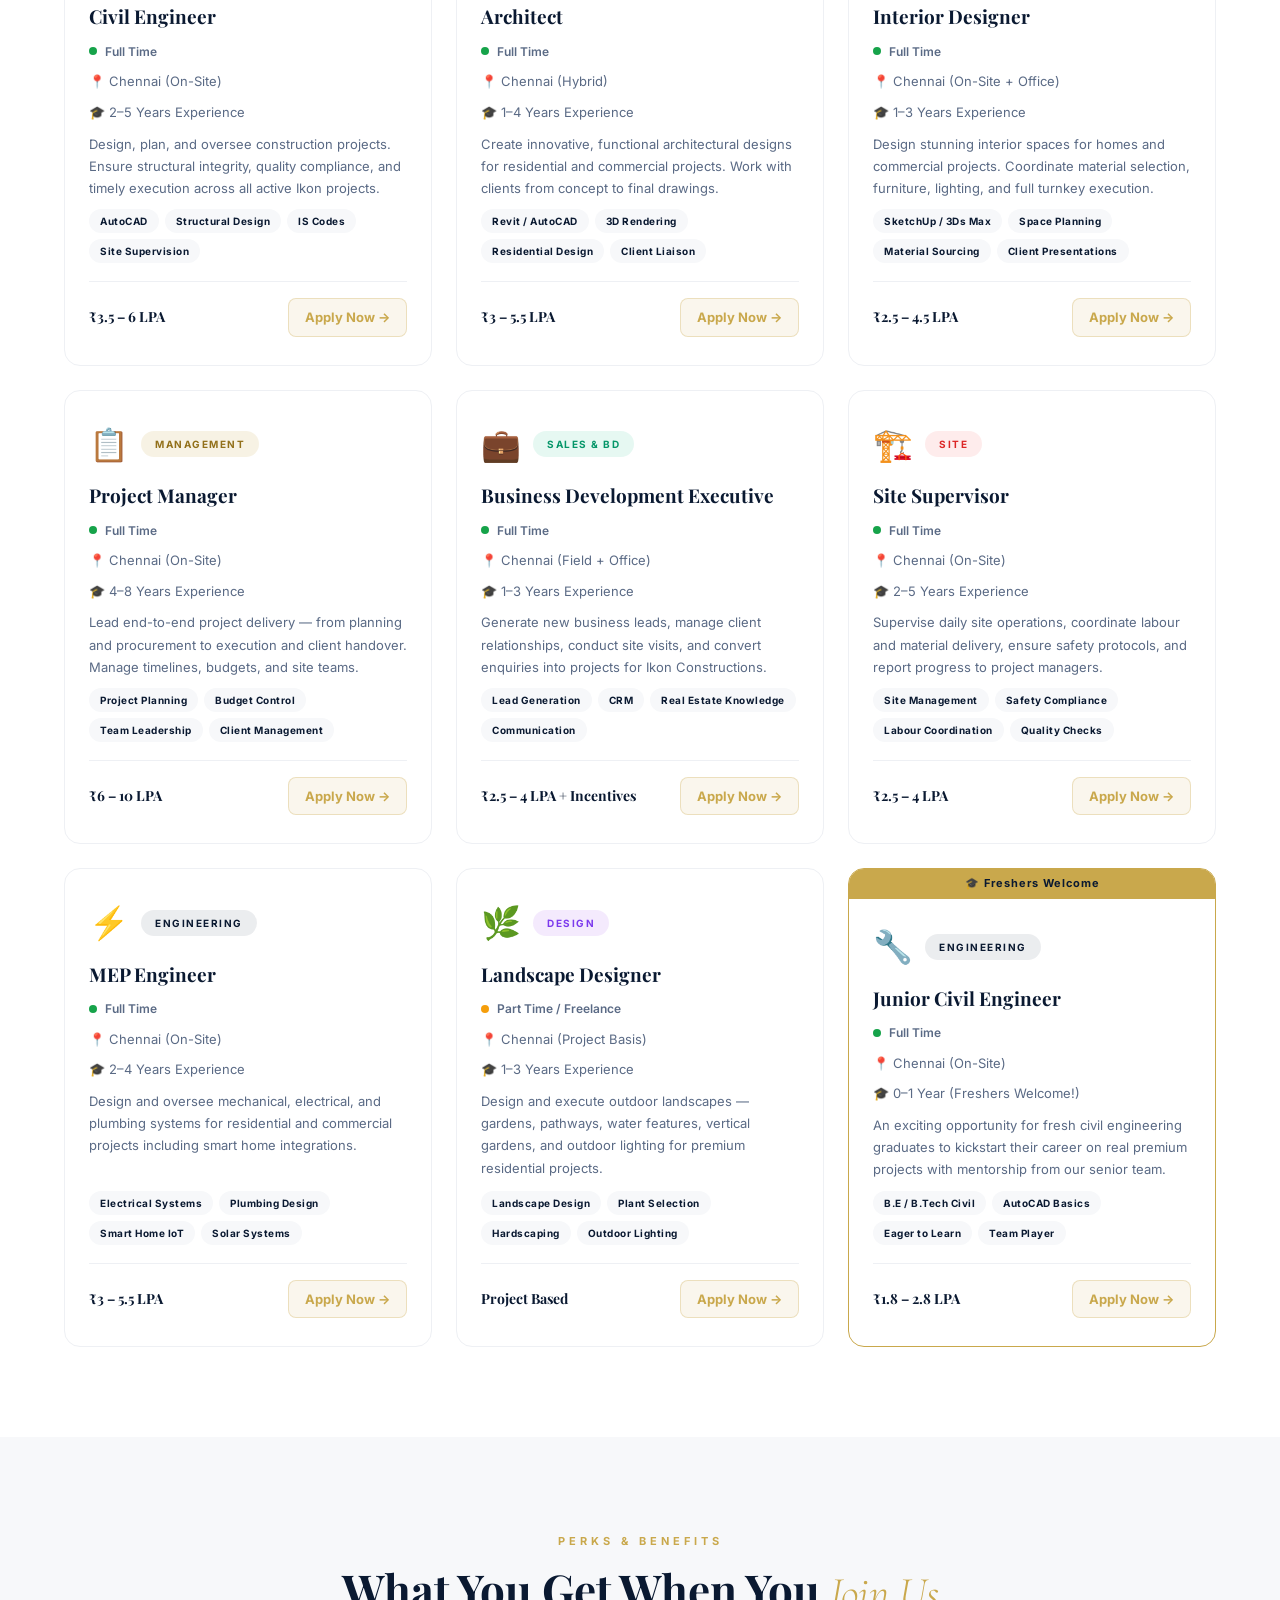
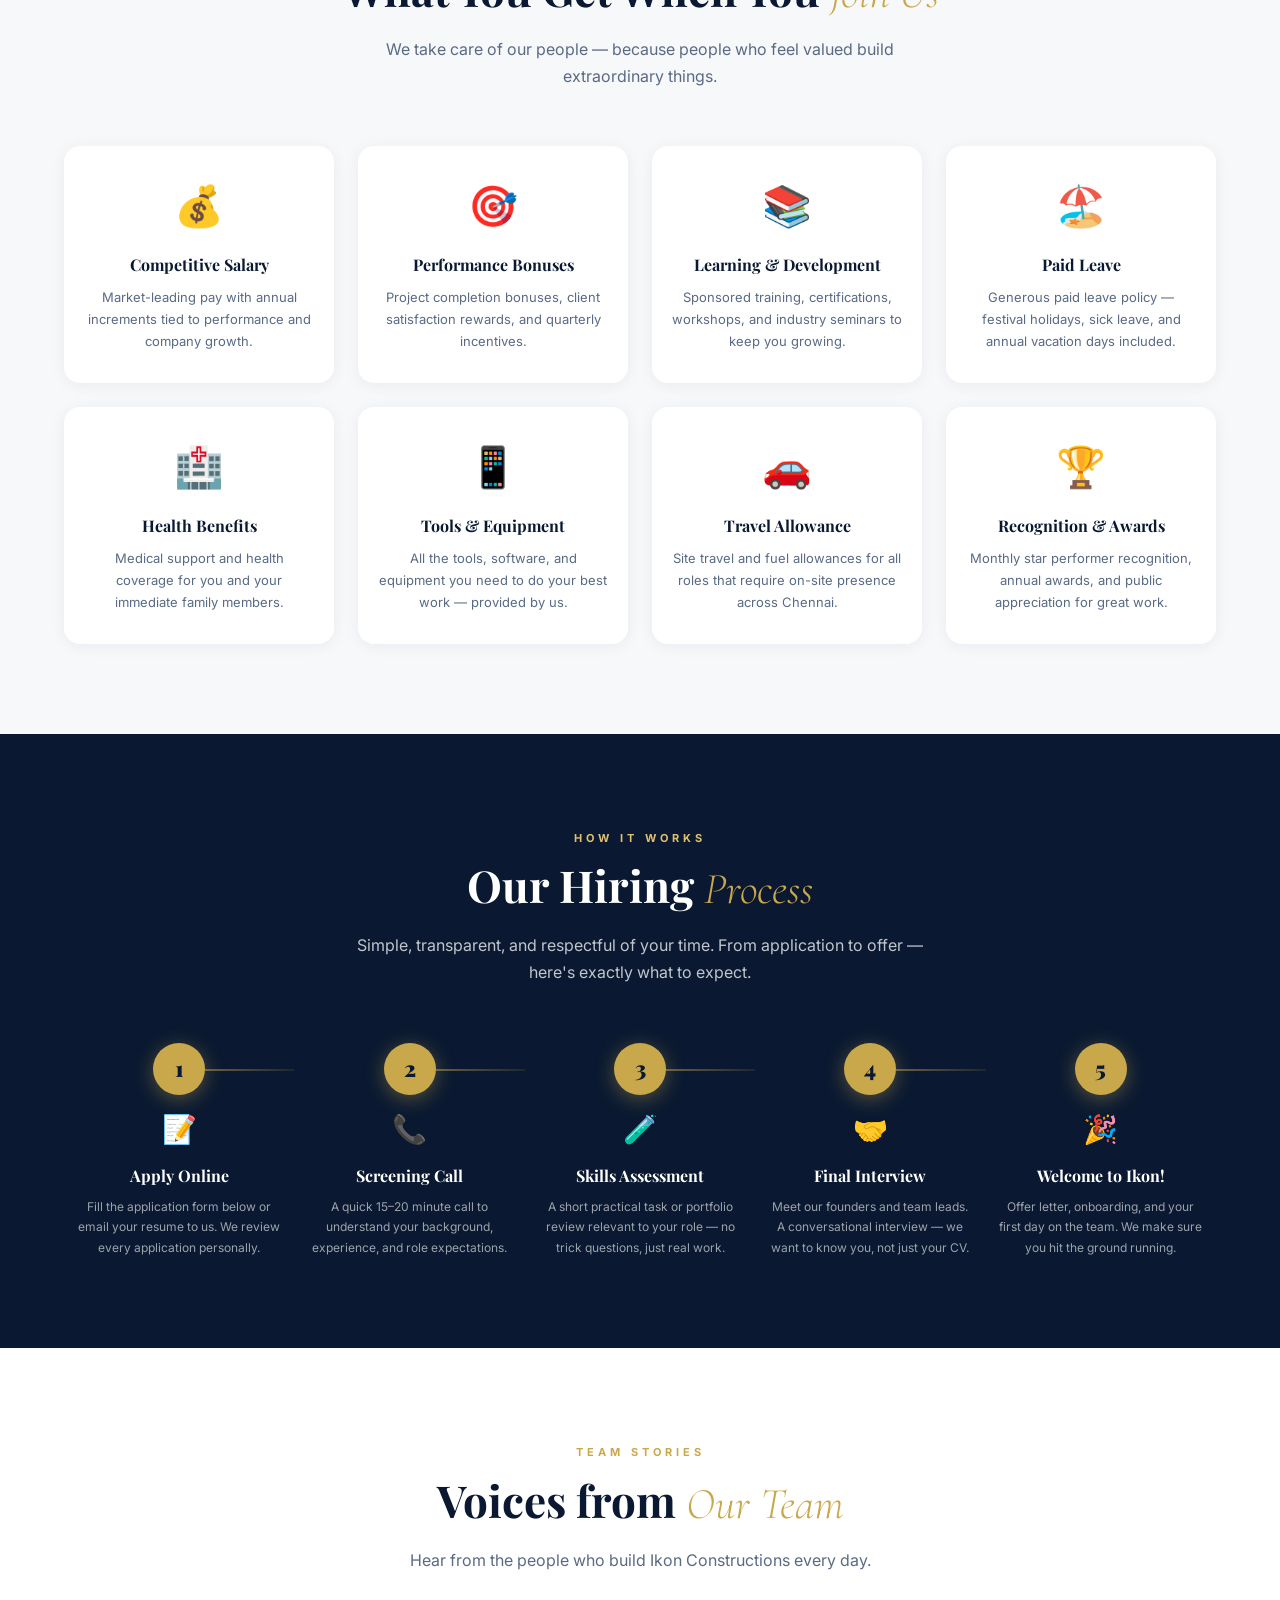
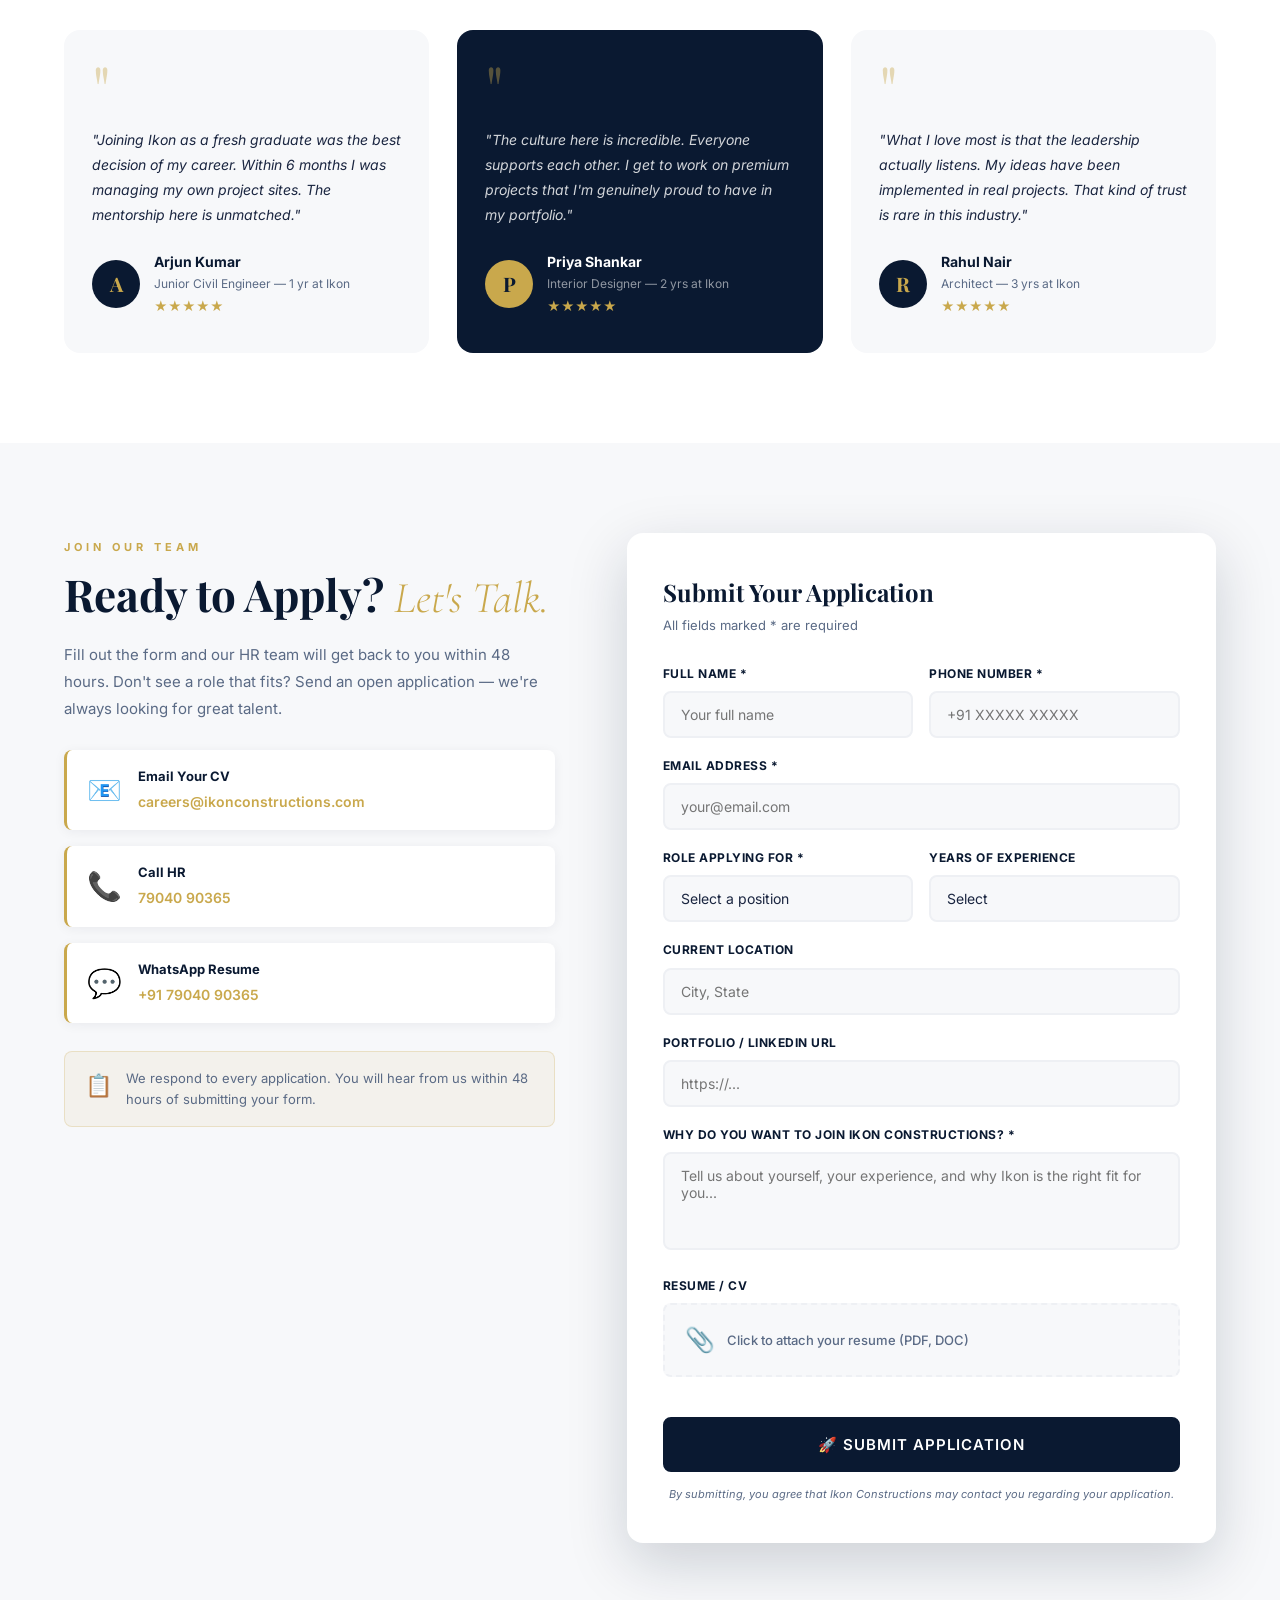
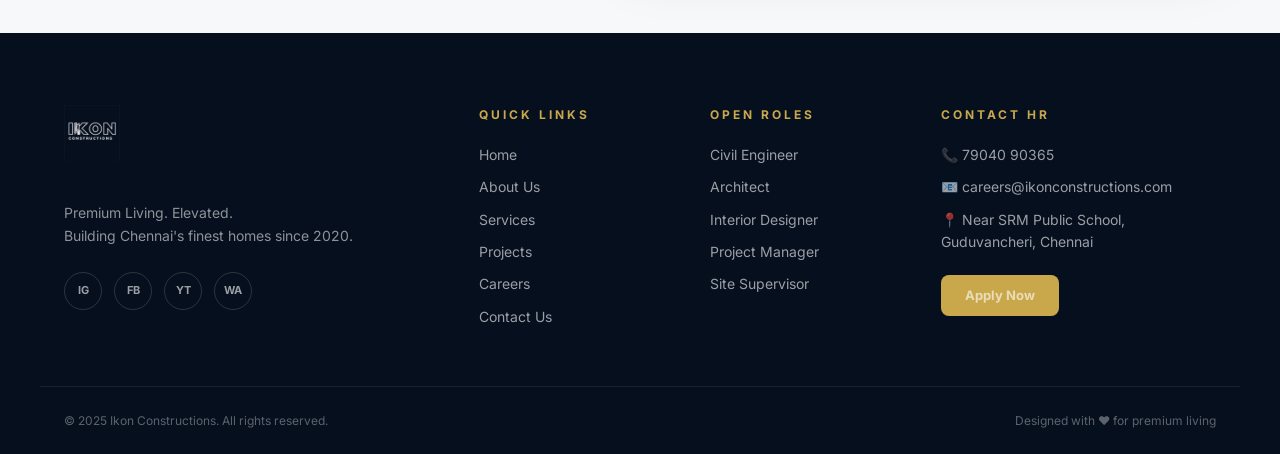
<file: careers.html>
<!DOCTYPE html>
<html lang="en">
<head>
  <meta charset="UTF-8"/>
  <meta name="viewport" content="width=device-width, initial-scale=1.0"/>
  <title>Careers – Ikon Constructions</title>
  <link rel="preconnect" href="https://fonts.googleapis.com"/>
  <link rel="preconnect" href="https://fonts.gstatic.com" crossorigin/>
  <link href="https://fonts.googleapis.com/css2?family=Playfair+Display:wght@400;600;700;900&family=Inter:wght@300;400;500;600;700&family=Cormorant+Garamond:ital,wght@0,300;0,600;1,300&display=swap" rel="stylesheet"/>
  <link rel="stylesheet" href="style.css"/>
  <link rel="stylesheet" href="careers.css"/>
</head>
<body>

  <!-- ══════════════════════ HEADER ══════════════════════ -->
  <header class="header scrolled" id="header">
    <div class="header-inner container">
      <a href="index.html" class="logo">
        <img src="images/logo.png" alt="Ikon Constructions" class="logo-img"
             onerror="this.style.display='none'; this.nextElementSibling.style.display='flex'"/>
        <div class="logo-fallback" style="display:none;align-items:center;gap:12px;">
          <div class="logo-text">
            <span class="logo-main">IKON</span>
            <span class="logo-sub">CONSTRUCTIONS</span>
          </div>
        </div>
      </a>
      <nav class="nav" id="nav">
        <a href="index.html"    class="nav-link">Home</a>
        <a href="about.html"    class="nav-link">About Us</a>
        <a href="services.html" class="nav-link">Services</a>
        <div class="nav-dropdown">
          <a href="projects.html" class="nav-link">Projects <span class="caret">▾</span></a>
          <div class="dropdown-menu">
            <a href="silver-heights.html">Silver Heights</a>
            <a href="ongoing-projects.html">Ongoing Projects</a>
            <a href="completed-projects.html">Completed Projects</a>
          </div>
        </div>
        <a href="careers.html"  class="nav-link active">Careers</a>
        <a href="contact.html"  class="nav-link">Contact</a>
        <a href="contact.html#enquiry" class="btn-enquiry">Enquire Now</a>
      </nav>
      <button class="hamburger" id="hamburger" aria-label="Toggle menu">
        <span></span><span></span><span></span>
      </button>
    </div>
  </header>

  <!-- ══════════════════════ HERO ══════════════════════ -->
  <section class="car-hero">
    <div class="car-hero-bg">
      <img src="images/careers-hero.jpg" alt="Careers at Ikon Constructions"
           onerror="this.style.display='none'"/>
      <div class="car-hero-overlay"></div>
      <div class="car-hero-pattern"></div>
    </div>
    <div class="car-hero-content container">
      <nav class="breadcrumb">
        <a href="index.html">Home</a>
        <span class="bc-sep">›</span>
        <span>Careers</span>
      </nav>
      <div class="car-hiring-badge">
        <span class="car-live-dot"></span>
        <span>We're Hiring — Join Our Team</span>
      </div>
      <h1 class="car-hero-title">
        Build Your Career.<br/><em>Build Chennai's Future.</em>
      </h1>
      <p class="car-hero-sub">At Ikon Constructions, we believe that great buildings start with great people. Join a passionate, driven team where your skills are valued, your growth is supported, and your work leaves a lasting mark on the city.</p>
      <div class="car-hero-chips">
        <span class="car-chip">🏗️ Construction</span>
        <span class="car-chip">📐 Architecture</span>
        <span class="car-chip">🎨 Interior Design</span>
        <span class="car-chip">📋 Project Management</span>
        <span class="car-chip">💼 Business Development</span>
        <span class="car-chip">⚙️ Engineering</span>
      </div>
      <div class="car-hero-cta">
        <a href="#open-positions" class="btn-primary gold large car-scroll">View Open Positions</a>
        <a href="#apply-form" class="btn-outline-white large car-scroll">Apply Now</a>
      </div>
    </div>
    <div class="car-scroll-hint"><div class="scroll-dot"></div></div>
  </section>

  <!-- ══════════════════════ WHY JOIN US ══════════════════════ -->
  <section class="car-why section-pad">
    <div class="container">
      <div class="section-header center">
        <p class="section-eyebrow">Why Ikon</p>
        <h2 class="section-title">Why Build Your Career <em>With Us?</em></h2>
        <p class="section-desc">More than a job — a career at Ikon Constructions means working on landmark projects, growing with mentors, and being part of a team that takes pride in every brick laid.</p>
      </div>
      <div class="car-why-grid reveal-up">
        <div class="car-why-card">
          <div class="car-why-icon">🚀</div>
          <h3>Fast Career Growth</h3>
          <p>We're a rapidly growing company. As we expand, so do opportunities — your career can grow as fast as you can perform. We promote from within and reward excellence.</p>
        </div>
        <div class="car-why-card">
          <div class="car-why-icon">🏆</div>
          <h3>Work on Premium Projects</h3>
          <p>From luxury apartments like Silver Heights to complex commercial constructions — you'll work on projects that make it to portfolios and build reputations.</p>
        </div>
        <div class="car-why-card">
          <div class="car-why-icon">🧠</div>
          <h3>Learn from the Best</h3>
          <p>Work directly with our founders and senior engineers on every project. Get hands-on mentorship, real-world experience, and exposure to the full construction lifecycle.</p>
        </div>
        <div class="car-why-card">
          <div class="car-why-icon">💰</div>
          <h3>Competitive Compensation</h3>
          <p>We offer market-leading salaries, performance bonuses, and benefits that reflect the true value of your expertise and contributions to the team.</p>
        </div>
        <div class="car-why-card">
          <div class="car-why-icon">🤝</div>
          <h3>Collaborative Culture</h3>
          <p>No rigid hierarchies here. We work as one team — architects, engineers, designers, and managers collaborate openly to deliver the best possible outcomes.</p>
        </div>
        <div class="car-why-card">
          <div class="car-why-icon">🌱</div>
          <h3>Sustainable Future</h3>
          <p>Be part of a company that builds with purpose — integrating solar systems, smart technology, and eco-conscious practices into every project we undertake.</p>
        </div>
      </div>
    </div>
  </section>

  <!-- ══════════════════════ CULTURE ══════════════════════ -->
  <section class="car-culture section-pad bg-navy">
    <div class="container car-culture-grid">
      <div class="car-culture-content reveal-left">
        <p class="section-eyebrow light">Our Culture</p>
        <h2 class="section-title white">A Team That <em>Builds Together</em></h2>
        <p class="body-text" style="color:rgba(255,255,255,.72)">At Ikon Constructions, culture isn't a poster on the wall — it's how we work every day. We celebrate every project milestone, support each other through challenges, and share in every success.</p>
        <div class="car-culture-values">
          <div class="car-cv-item">
            <div class="car-cv-icon">🔥</div>
            <div>
              <strong>Passion for Excellence</strong>
              <p>We go beyond good enough — every task, every detail, every day.</p>
            </div>
          </div>
          <div class="car-cv-item">
            <div class="car-cv-icon">🔍</div>
            <div>
              <strong>Accountability</strong>
              <p>We own our work. No blame games — just problem-solving and growth.</p>
            </div>
          </div>
          <div class="car-cv-item">
            <div class="car-cv-icon">💡</div>
            <div>
              <strong>Innovation</strong>
              <p>We encourage new ideas, smart solutions, and modern thinking at every level.</p>
            </div>
          </div>
          <div class="car-cv-item">
            <div class="car-cv-icon">❤️</div>
            <div>
              <strong>People First</strong>
              <p>Our team's wellbeing comes first — because happy teams build better homes.</p>
            </div>
          </div>
        </div>
      </div>
      <div class="car-culture-imgs reveal-right">
        <div class="car-cimg-main">
          <img src="images/culture-team.jpg" alt="Ikon Team"
               onerror="this.parentElement.classList.add('car-cimg-fallback')"/>
        </div>
        <div class="car-cimg-pair">
          <div class="car-cimg-small">
            <img src="images/culture-site.jpg" alt="Site work"
                 onerror="this.parentElement.classList.add('car-cimg-sm-fallback')"/>
            <span>On Site</span>
          </div>
          <div class="car-cimg-small">
            <img src="images/culture-design.jpg" alt="Design work"
                 onerror="this.parentElement.classList.add('car-cimg-sm-fallback')"/>
            <span>Design Studio</span>
          </div>
        </div>
        <div class="car-emp-count-badge">
          <span class="car-emp-num">20+</span>
          <span class="car-emp-label">Team Members</span>
        </div>
      </div>
    </div>
  </section>

  <!-- ══════════════════════ OPEN POSITIONS ══════════════════════ -->
  <section class="car-positions section-pad" id="open-positions">
    <div class="container">
      <div class="section-header center">
        <p class="section-eyebrow">Open Roles</p>
        <h2 class="section-title">Current <em>Openings</em></h2>
        <p class="section-desc">We're actively looking for talented, driven individuals to join our growing team. Find a role that matches your skills and passion below.</p>
      </div>

      <!-- Department filter -->
      <div class="car-dept-filter reveal-up">
        <button class="car-dept-btn active" data-dept="all">All Roles</button>
        <button class="car-dept-btn" data-dept="engineering">Engineering</button>
        <button class="car-dept-btn" data-dept="design">Design</button>
        <button class="car-dept-btn" data-dept="management">Management</button>
        <button class="car-dept-btn" data-dept="sales">Sales & BD</button>
        <button class="car-dept-btn" data-dept="site">Site & Labour</button>
      </div>

      <div class="car-jobs-grid" id="carJobsGrid">

        <!-- JOB 1 -->
        <div class="car-job-card" data-dept="engineering">
          <div class="car-job-header">
            <div class="car-job-icon">⚙️</div>
            <div class="car-job-dept-tag engineering">Engineering</div>
          </div>
          <h3 class="car-job-title">Civil Engineer</h3>
          <p class="car-job-type"><span class="car-type-dot full"></span>Full Time</p>
          <p class="car-job-location">📍 Chennai (On-Site)</p>
          <p class="car-job-exp">🎓 2–5 Years Experience</p>
          <p class="car-job-desc">Design, plan, and oversee construction projects. Ensure structural integrity, quality compliance, and timely execution across all active Ikon projects.</p>
          <div class="car-job-skills">
            <span>AutoCAD</span><span>Structural Design</span><span>IS Codes</span><span>Site Supervision</span>
          </div>
          <div class="car-job-footer">
            <span class="car-salary">₹3.5 – 6 LPA</span>
            <a href="#apply-form" class="car-apply-btn car-scroll">Apply Now →</a>
          </div>
        </div>

        <!-- JOB 2 -->
        <div class="car-job-card" data-dept="design">
          <div class="car-job-header">
            <div class="car-job-icon">📐</div>
            <div class="car-job-dept-tag design">Architecture</div>
          </div>
          <h3 class="car-job-title">Architect</h3>
          <p class="car-job-type"><span class="car-type-dot full"></span>Full Time</p>
          <p class="car-job-location">📍 Chennai (Hybrid)</p>
          <p class="car-job-exp">🎓 1–4 Years Experience</p>
          <p class="car-job-desc">Create innovative, functional architectural designs for residential and commercial projects. Work with clients from concept to final drawings.</p>
          <div class="car-job-skills">
            <span>Revit / AutoCAD</span><span>3D Rendering</span><span>Residential Design</span><span>Client Liaison</span>
          </div>
          <div class="car-job-footer">
            <span class="car-salary">₹3 – 5.5 LPA</span>
            <a href="#apply-form" class="car-apply-btn car-scroll">Apply Now →</a>
          </div>
        </div>

        <!-- JOB 3 -->
        <div class="car-job-card" data-dept="design">
          <div class="car-job-header">
            <div class="car-job-icon">🎨</div>
            <div class="car-job-dept-tag design">Design</div>
          </div>
          <h3 class="car-job-title">Interior Designer</h3>
          <p class="car-job-type"><span class="car-type-dot full"></span>Full Time</p>
          <p class="car-job-location">📍 Chennai (On-Site + Office)</p>
          <p class="car-job-exp">🎓 1–3 Years Experience</p>
          <p class="car-job-desc">Design stunning interior spaces for homes and commercial projects. Coordinate material selection, furniture, lighting, and full turnkey execution.</p>
          <div class="car-job-skills">
            <span>SketchUp / 3Ds Max</span><span>Space Planning</span><span>Material Sourcing</span><span>Client Presentations</span>
          </div>
          <div class="car-job-footer">
            <span class="car-salary">₹2.5 – 4.5 LPA</span>
            <a href="#apply-form" class="car-apply-btn car-scroll">Apply Now →</a>
          </div>
        </div>

        <!-- JOB 4 -->
        <div class="car-job-card" data-dept="management">
          <div class="car-job-header">
            <div class="car-job-icon">📋</div>
            <div class="car-job-dept-tag management">Management</div>
          </div>
          <h3 class="car-job-title">Project Manager</h3>
          <p class="car-job-type"><span class="car-type-dot full"></span>Full Time</p>
          <p class="car-job-location">📍 Chennai (On-Site)</p>
          <p class="car-job-exp">🎓 4–8 Years Experience</p>
          <p class="car-job-desc">Lead end-to-end project delivery — from planning and procurement to execution and client handover. Manage timelines, budgets, and site teams.</p>
          <div class="car-job-skills">
            <span>Project Planning</span><span>Budget Control</span><span>Team Leadership</span><span>Client Management</span>
          </div>
          <div class="car-job-footer">
            <span class="car-salary">₹6 – 10 LPA</span>
            <a href="#apply-form" class="car-apply-btn car-scroll">Apply Now →</a>
          </div>
        </div>

        <!-- JOB 5 -->
        <div class="car-job-card" data-dept="sales">
          <div class="car-job-header">
            <div class="car-job-icon">💼</div>
            <div class="car-job-dept-tag sales">Sales & BD</div>
          </div>
          <h3 class="car-job-title">Business Development Executive</h3>
          <p class="car-job-type"><span class="car-type-dot full"></span>Full Time</p>
          <p class="car-job-location">📍 Chennai (Field + Office)</p>
          <p class="car-job-exp">🎓 1–3 Years Experience</p>
          <p class="car-job-desc">Generate new business leads, manage client relationships, conduct site visits, and convert enquiries into projects for Ikon Constructions.</p>
          <div class="car-job-skills">
            <span>Lead Generation</span><span>CRM</span><span>Real Estate Knowledge</span><span>Communication</span>
          </div>
          <div class="car-job-footer">
            <span class="car-salary">₹2.5 – 4 LPA + Incentives</span>
            <a href="#apply-form" class="car-apply-btn car-scroll">Apply Now →</a>
          </div>
        </div>

        <!-- JOB 6 -->
        <div class="car-job-card" data-dept="site">
          <div class="car-job-header">
            <div class="car-job-icon">🏗️</div>
            <div class="car-job-dept-tag site">Site</div>
          </div>
          <h3 class="car-job-title">Site Supervisor</h3>
          <p class="car-job-type"><span class="car-type-dot full"></span>Full Time</p>
          <p class="car-job-location">📍 Chennai (On-Site)</p>
          <p class="car-job-exp">🎓 2–5 Years Experience</p>
          <p class="car-job-desc">Supervise daily site operations, coordinate labour and material delivery, ensure safety protocols, and report progress to project managers.</p>
          <div class="car-job-skills">
            <span>Site Management</span><span>Safety Compliance</span><span>Labour Coordination</span><span>Quality Checks</span>
          </div>
          <div class="car-job-footer">
            <span class="car-salary">₹2.5 – 4 LPA</span>
            <a href="#apply-form" class="car-apply-btn car-scroll">Apply Now →</a>
          </div>
        </div>

        <!-- JOB 7 -->
        <div class="car-job-card" data-dept="engineering">
          <div class="car-job-header">
            <div class="car-job-icon">⚡</div>
            <div class="car-job-dept-tag engineering">Engineering</div>
          </div>
          <h3 class="car-job-title">MEP Engineer</h3>
          <p class="car-job-type"><span class="car-type-dot full"></span>Full Time</p>
          <p class="car-job-location">📍 Chennai (On-Site)</p>
          <p class="car-job-exp">🎓 2–4 Years Experience</p>
          <p class="car-job-desc">Design and oversee mechanical, electrical, and plumbing systems for residential and commercial projects including smart home integrations.</p>
          <div class="car-job-skills">
            <span>Electrical Systems</span><span>Plumbing Design</span><span>Smart Home IoT</span><span>Solar Systems</span>
          </div>
          <div class="car-job-footer">
            <span class="car-salary">₹3 – 5.5 LPA</span>
            <a href="#apply-form" class="car-apply-btn car-scroll">Apply Now →</a>
          </div>
        </div>

        <!-- JOB 8 -->
        <div class="car-job-card" data-dept="design">
          <div class="car-job-header">
            <div class="car-job-icon">🌿</div>
            <div class="car-job-dept-tag design">Design</div>
          </div>
          <h3 class="car-job-title">Landscape Designer</h3>
          <p class="car-job-type"><span class="car-type-dot part"></span>Part Time / Freelance</p>
          <p class="car-job-location">📍 Chennai (Project Basis)</p>
          <p class="car-job-exp">🎓 1–3 Years Experience</p>
          <p class="car-job-desc">Design and execute outdoor landscapes — gardens, pathways, water features, vertical gardens, and outdoor lighting for premium residential projects.</p>
          <div class="car-job-skills">
            <span>Landscape Design</span><span>Plant Selection</span><span>Hardscaping</span><span>Outdoor Lighting</span>
          </div>
          <div class="car-job-footer">
            <span class="car-salary">Project Based</span>
            <a href="#apply-form" class="car-apply-btn car-scroll">Apply Now →</a>
          </div>
        </div>

        <!-- JOB 9 — Freshers Welcome -->
        <div class="car-job-card freshers-card" data-dept="engineering">
          <div class="car-freshers-banner">🎓 Freshers Welcome</div>
          <div class="car-job-header">
            <div class="car-job-icon">🔧</div>
            <div class="car-job-dept-tag engineering">Engineering</div>
          </div>
          <h3 class="car-job-title">Junior Civil Engineer</h3>
          <p class="car-job-type"><span class="car-type-dot full"></span>Full Time</p>
          <p class="car-job-location">📍 Chennai (On-Site)</p>
          <p class="car-job-exp">🎓 0–1 Year (Freshers Welcome!)</p>
          <p class="car-job-desc">An exciting opportunity for fresh civil engineering graduates to kickstart their career on real premium projects with mentorship from our senior team.</p>
          <div class="car-job-skills">
            <span>B.E / B.Tech Civil</span><span>AutoCAD Basics</span><span>Eager to Learn</span><span>Team Player</span>
          </div>
          <div class="car-job-footer">
            <span class="car-salary">₹1.8 – 2.8 LPA</span>
            <a href="#apply-form" class="car-apply-btn car-scroll">Apply Now →</a>
          </div>
        </div>

      </div>

      <!-- No results -->
      <div class="car-no-results" id="carNoResults" style="display:none">
        <div>🔍</div>
        <h3>No roles in this department right now</h3>
        <p>Send us your resume anyway — we'll keep it on file!</p>
        <a href="#apply-form" class="btn-primary car-scroll" style="margin-top:16px;display:inline-block">Submit Open Application</a>
      </div>
    </div>
  </section>

  <!-- ══════════════════════ PERKS & BENEFITS ══════════════════════ -->
  <section class="car-perks section-pad bg-light">
    <div class="container">
      <div class="section-header center">
        <p class="section-eyebrow">Perks & Benefits</p>
        <h2 class="section-title">What You Get When You <em>Join Us</em></h2>
        <p class="section-desc">We take care of our people — because people who feel valued build extraordinary things.</p>
      </div>
      <div class="car-perks-grid reveal-up">
        <div class="car-perk-item">
          <div class="car-perk-icon">💰</div>
          <h4>Competitive Salary</h4>
          <p>Market-leading pay with annual increments tied to performance and company growth.</p>
        </div>
        <div class="car-perk-item">
          <div class="car-perk-icon">🎯</div>
          <h4>Performance Bonuses</h4>
          <p>Project completion bonuses, client satisfaction rewards, and quarterly incentives.</p>
        </div>
        <div class="car-perk-item">
          <div class="car-perk-icon">📚</div>
          <h4>Learning & Development</h4>
          <p>Sponsored training, certifications, workshops, and industry seminars to keep you growing.</p>
        </div>
        <div class="car-perk-item">
          <div class="car-perk-icon">🏖️</div>
          <h4>Paid Leave</h4>
          <p>Generous paid leave policy — festival holidays, sick leave, and annual vacation days included.</p>
        </div>
        <div class="car-perk-item">
          <div class="car-perk-icon">🏥</div>
          <h4>Health Benefits</h4>
          <p>Medical support and health coverage for you and your immediate family members.</p>
        </div>
        <div class="car-perk-item">
          <div class="car-perk-icon">📱</div>
          <h4>Tools & Equipment</h4>
          <p>All the tools, software, and equipment you need to do your best work — provided by us.</p>
        </div>
        <div class="car-perk-item">
          <div class="car-perk-icon">🚗</div>
          <h4>Travel Allowance</h4>
          <p>Site travel and fuel allowances for all roles that require on-site presence across Chennai.</p>
        </div>
        <div class="car-perk-item">
          <div class="car-perk-icon">🏆</div>
          <h4>Recognition & Awards</h4>
          <p>Monthly star performer recognition, annual awards, and public appreciation for great work.</p>
        </div>
      </div>
    </div>
  </section>

  <!-- ══════════════════════ HIRING PROCESS ══════════════════════ -->
  <section class="car-process section-pad bg-navy">
    <div class="container">
      <div class="section-header center white">
        <p class="section-eyebrow light">How It Works</p>
        <h2 class="section-title white">Our Hiring <em>Process</em></h2>
        <p class="section-desc white">Simple, transparent, and respectful of your time. From application to offer — here's exactly what to expect.</p>
      </div>
      <div class="car-process-steps reveal-up">
        <div class="car-proc-step">
          <div class="car-proc-circle">1</div>
          <div class="car-proc-line"></div>
          <div class="car-proc-icon">📝</div>
          <h4>Apply Online</h4>
          <p>Fill the application form below or email your resume to us. We review every application personally.</p>
        </div>
        <div class="car-proc-step">
          <div class="car-proc-circle">2</div>
          <div class="car-proc-line"></div>
          <div class="car-proc-icon">📞</div>
          <h4>Screening Call</h4>
          <p>A quick 15–20 minute call to understand your background, experience, and role expectations.</p>
        </div>
        <div class="car-proc-step">
          <div class="car-proc-circle">3</div>
          <div class="car-proc-line"></div>
          <div class="car-proc-icon">🧪</div>
          <h4>Skills Assessment</h4>
          <p>A short practical task or portfolio review relevant to your role — no trick questions, just real work.</p>
        </div>
        <div class="car-proc-step">
          <div class="car-proc-circle">4</div>
          <div class="car-proc-line"></div>
          <div class="car-proc-icon">🤝</div>
          <h4>Final Interview</h4>
          <p>Meet our founders and team leads. A conversational interview — we want to know you, not just your CV.</p>
        </div>
        <div class="car-proc-step">
          <div class="car-proc-circle">5</div>
          <div class="car-proc-line no-line"></div>
          <div class="car-proc-icon">🎉</div>
          <h4>Welcome to Ikon!</h4>
          <p>Offer letter, onboarding, and your first day on the team. We make sure you hit the ground running.</p>
        </div>
      </div>
    </div>
  </section>

  <!-- ══════════════════════ EMPLOYEE TESTIMONIALS ══════════════════════ -->
  <section class="car-emp-voices section-pad">
    <div class="container">
      <div class="section-header center">
        <p class="section-eyebrow">Team Stories</p>
        <h2 class="section-title">Voices from <em>Our Team</em></h2>
        <p class="section-desc">Hear from the people who build Ikon Constructions every day.</p>
      </div>
      <div class="car-emp-grid reveal-up">
        <div class="car-emp-card">
          <div class="car-emp-quote">"</div>
          <p>"Joining Ikon as a fresh graduate was the best decision of my career. Within 6 months I was managing my own project sites. The mentorship here is unmatched."</p>
          <div class="car-emp-info">
            <div class="car-emp-avatar">A</div>
            <div>
              <strong>Arjun Kumar</strong>
              <span>Junior Civil Engineer — 1 yr at Ikon</span>
              <div class="car-emp-stars">★★★★★</div>
            </div>
          </div>
        </div>
        <div class="car-emp-card featured-emp">
          <div class="car-emp-quote">"</div>
          <p>"The culture here is incredible. Everyone supports each other. I get to work on premium projects that I'm genuinely proud to have in my portfolio."</p>
          <div class="car-emp-info">
            <div class="car-emp-avatar gold">P</div>
            <div>
              <strong>Priya Shankar</strong>
              <span>Interior Designer — 2 yrs at Ikon</span>
              <div class="car-emp-stars">★★★★★</div>
            </div>
          </div>
        </div>
        <div class="car-emp-card">
          <div class="car-emp-quote">"</div>
          <p>"What I love most is that the leadership actually listens. My ideas have been implemented in real projects. That kind of trust is rare in this industry."</p>
          <div class="car-emp-info">
            <div class="car-emp-avatar">R</div>
            <div>
              <strong>Rahul Nair</strong>
              <span>Architect — 3 yrs at Ikon</span>
              <div class="car-emp-stars">★★★★★</div>
            </div>
          </div>
        </div>
      </div>
    </div>
  </section>

  <!-- ══════════════════════ APPLICATION FORM ══════════════════════ -->
  <section class="car-apply section-pad bg-light" id="apply-form">
    <div class="container car-apply-grid">
      <div class="car-apply-left reveal-left">
        <p class="section-eyebrow">Join Our Team</p>
        <h2 class="section-title">Ready to Apply? <em>Let's Talk.</em></h2>
        <p class="body-text">Fill out the form and our HR team will get back to you within 48 hours. Don't see a role that fits? Send an open application — we're always looking for great talent.</p>
        <div class="car-apply-contact">
          <div class="car-ac-item">
            <span class="car-ac-icon">📧</span>
            <div>
              <strong>Email Your CV</strong>
              <a href="mailto:careers@ikonconstructions.com">careers@ikonconstructions.com</a>
            </div>
          </div>
          <div class="car-ac-item">
            <span class="car-ac-icon">📞</span>
            <div>
              <strong>Call HR</strong>
              <a href="tel:+917904090365">79040 90365</a>
            </div>
          </div>
          <div class="car-ac-item">
            <span class="car-ac-icon">💬</span>
            <div>
              <strong>WhatsApp Resume</strong>
              <a href="https://wa.me/917904090365" target="_blank">+91 79040 90365</a>
            </div>
          </div>
        </div>
        <div class="car-apply-note">
          <span>📋</span>
          <p>We respond to every application. You will hear from us within 48 hours of submitting your form.</p>
        </div>
      </div>
      <div class="car-apply-right reveal-right">
        <div class="car-form-card">
          <h3>Submit Your Application</h3>
          <p>All fields marked * are required</p>
          <div class="car-form" id="carForm">
            <div class="car-form-row">
              <div class="car-form-group">
                <label>Full Name *</label>
                <input type="text" id="car-name" placeholder="Your full name"/>
              </div>
              <div class="car-form-group">
                <label>Phone Number *</label>
                <input type="tel" id="car-phone" placeholder="+91 XXXXX XXXXX"/>
              </div>
            </div>
            <div class="car-form-group">
              <label>Email Address *</label>
              <input type="email" id="car-email" placeholder="your@email.com"/>
            </div>
            <div class="car-form-row">
              <div class="car-form-group">
                <label>Role Applying For *</label>
                <select id="car-role">
                  <option value="">Select a position</option>
                  <option>Civil Engineer</option>
                  <option>Architect</option>
                  <option>Interior Designer</option>
                  <option>Project Manager</option>
                  <option>Business Development Executive</option>
                  <option>Site Supervisor</option>
                  <option>MEP Engineer</option>
                  <option>Landscape Designer</option>
                  <option>Junior Civil Engineer (Fresher)</option>
                  <option>Open Application</option>
                </select>
              </div>
              <div class="car-form-group">
                <label>Years of Experience</label>
                <select id="car-exp">
                  <option value="">Select</option>
                  <option>Fresher (0–1 yr)</option>
                  <option>1–3 years</option>
                  <option>3–5 years</option>
                  <option>5–8 years</option>
                  <option>8+ years</option>
                </select>
              </div>
            </div>
            <div class="car-form-group">
              <label>Current Location</label>
              <input type="text" id="car-location" placeholder="City, State"/>
            </div>
            <div class="car-form-group">
              <label>Portfolio / LinkedIn URL</label>
              <input type="url" id="car-portfolio" placeholder="https://..."/>
            </div>
            <div class="car-form-group">
              <label>Why do you want to join Ikon Constructions? *</label>
              <textarea id="car-why" rows="4" placeholder="Tell us about yourself, your experience, and why Ikon is the right fit for you..."></textarea>
            </div>
            <div class="car-form-group">
              <label>Resume / CV</label>
              <div class="car-file-upload" id="carFileUpload">
                <span class="car-file-icon">📎</span>
                <span class="car-file-text">Click to attach your resume (PDF, DOC)</span>
                <input type="file" id="car-resume" accept=".pdf,.doc,.docx" style="display:none"/>
              </div>
              <p class="car-file-name" id="carFileName"></p>
            </div>
            <button type="button" class="btn-primary" style="width:100%;padding:16px;font-size:15px" id="carSubmit">
              🚀 Submit Application
            </button>
            <p class="car-form-note">By submitting, you agree that Ikon Constructions may contact you regarding your application.</p>
          </div>
          <!-- Success -->
          <div class="car-form-success" id="carSuccess" style="display:none">
            <div class="car-success-icon">✅</div>
            <h4>Application Received!</h4>
            <p>Thank you for applying to Ikon Constructions. Our HR team will review your profile and reach out within 48 hours.</p>
            <a href="mailto:careers@ikonconstructions.com" class="btn-primary" style="display:inline-block;margin-top:20px">
              📧 Email Us Your CV Too
            </a>
          </div>
        </div>
      </div>
    </div>
  </section>

  <!-- ══════════════════════ FOOTER ══════════════════════ -->
  <footer class="footer">
    <div class="footer-top container">
      <div class="footer-brand">
        <div class="footer-logo">
          <img src="images/logo.png" alt="Ikon Constructions" class="footer-logo-img"
               onerror="this.style.display='none'"/>
        </div>
        <p class="footer-tagline">Premium Living. Elevated.<br/>Building Chennai's finest homes since 2020.</p>
        <div class="footer-socials">
          <a href="#" class="social-link">IG</a>
          <a href="#" class="social-link">FB</a>
          <a href="#" class="social-link">YT</a>
          <a href="#" class="social-link">WA</a>
        </div>
      </div>
      <div class="footer-links">
        <h4>Quick Links</h4>
        <a href="index.html">Home</a>
        <a href="about.html">About Us</a>
        <a href="services.html">Services</a>
        <a href="projects.html">Projects</a>
        <a href="careers.html">Careers</a>
        <a href="contact.html">Contact Us</a>
      </div>
      <div class="footer-links">
        <h4>Open Roles</h4>
        <a href="#open-positions" class="car-scroll">Civil Engineer</a>
        <a href="#open-positions" class="car-scroll">Architect</a>
        <a href="#open-positions" class="car-scroll">Interior Designer</a>
        <a href="#open-positions" class="car-scroll">Project Manager</a>
        <a href="#open-positions" class="car-scroll">Site Supervisor</a>
      </div>
      <div class="footer-contact">
        <h4>Contact HR</h4>
        <p>📞 <a href="tel:+917904090365">79040 90365</a></p>
        <p>📧 <a href="mailto:careers@ikonconstructions.com">careers@ikonconstructions.com</a></p>
        <p>📍 Near SRM Public School,<br/>Guduvancheri, Chennai</p>
        <a href="#apply-form" class="btn-enquiry-footer car-scroll">Apply Now</a>
      </div>
    </div>
    <div class="footer-bottom container">
      <p>© 2025 Ikon Constructions. All rights reserved.</p>
      <p>Designed with ♥ for premium living</p>
    </div>
  </footer>

  <a href="#apply-form" class="floating-enquiry car-scroll" id="floatingEnquiry">
    <span>Apply Now</span>
  </a>

  <script src="script.js"></script>
  <script src="careers.js"></script>
</body>
</html>
</file>
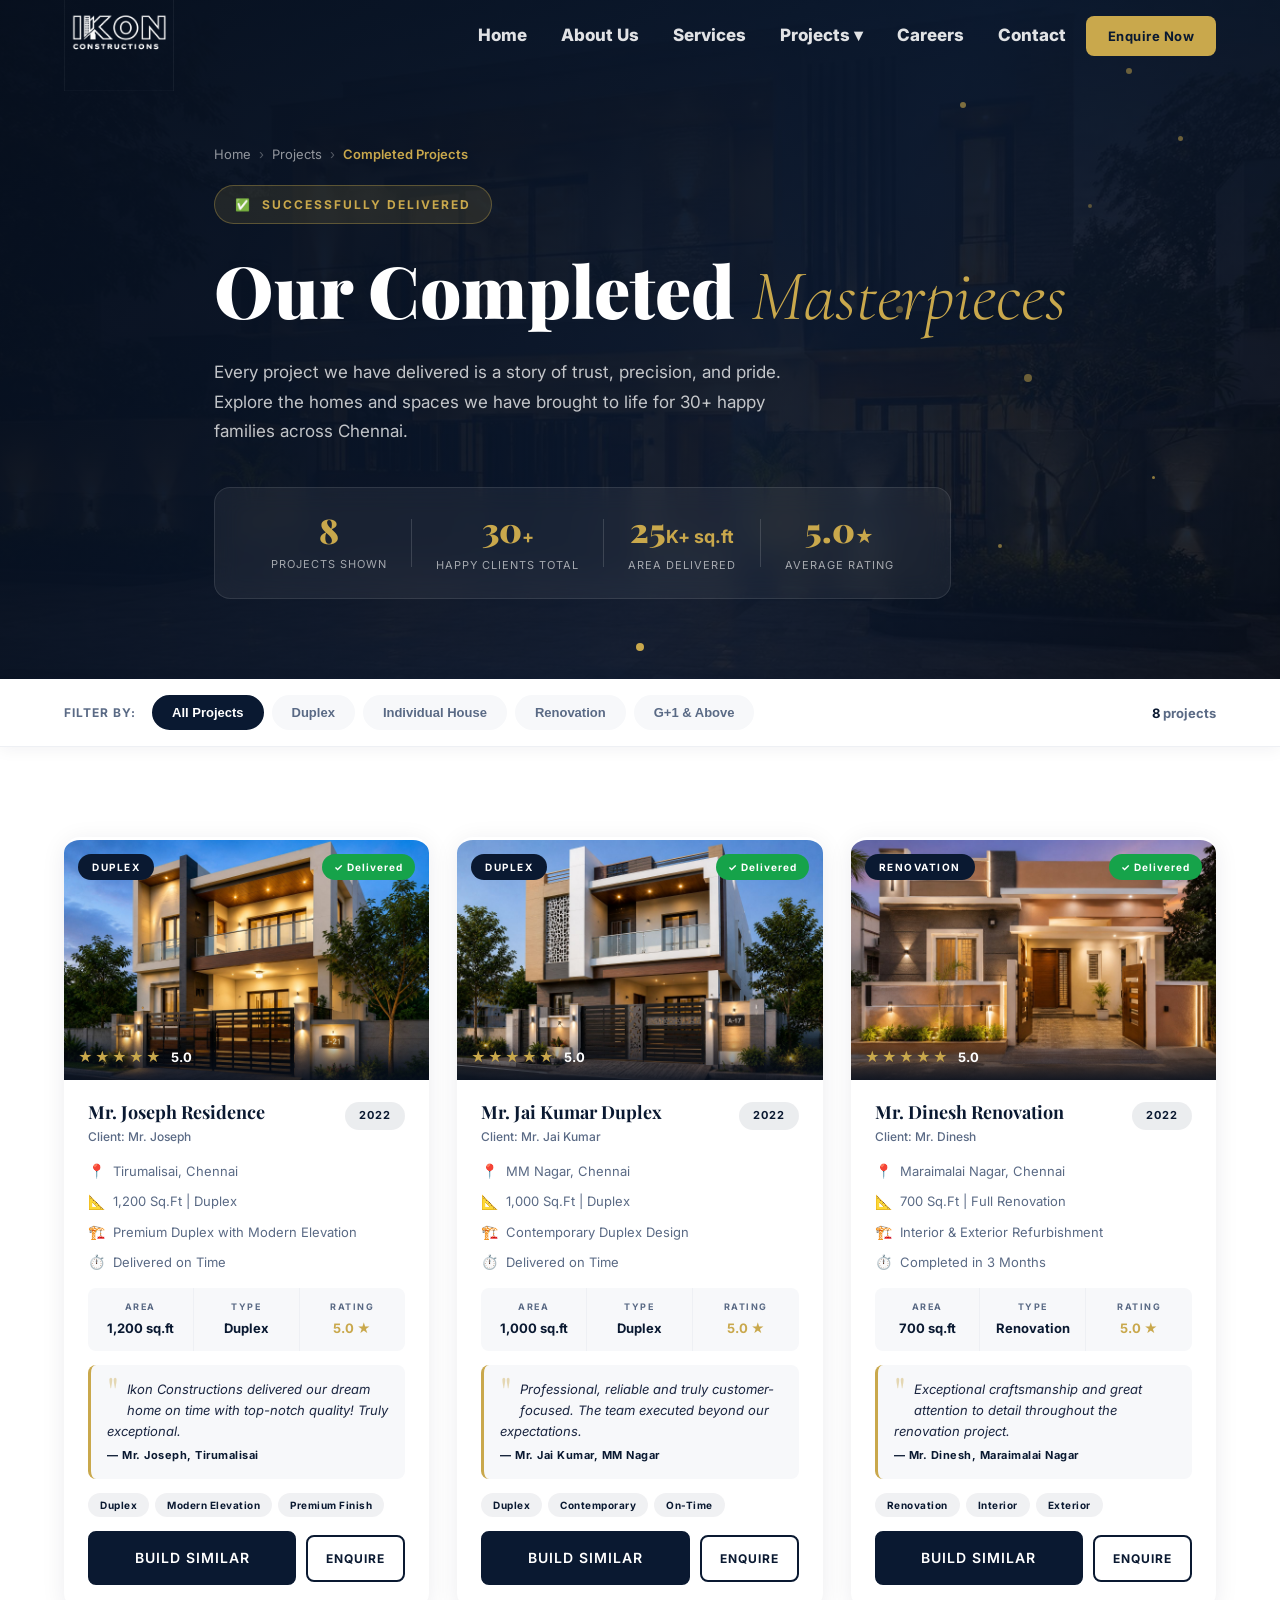
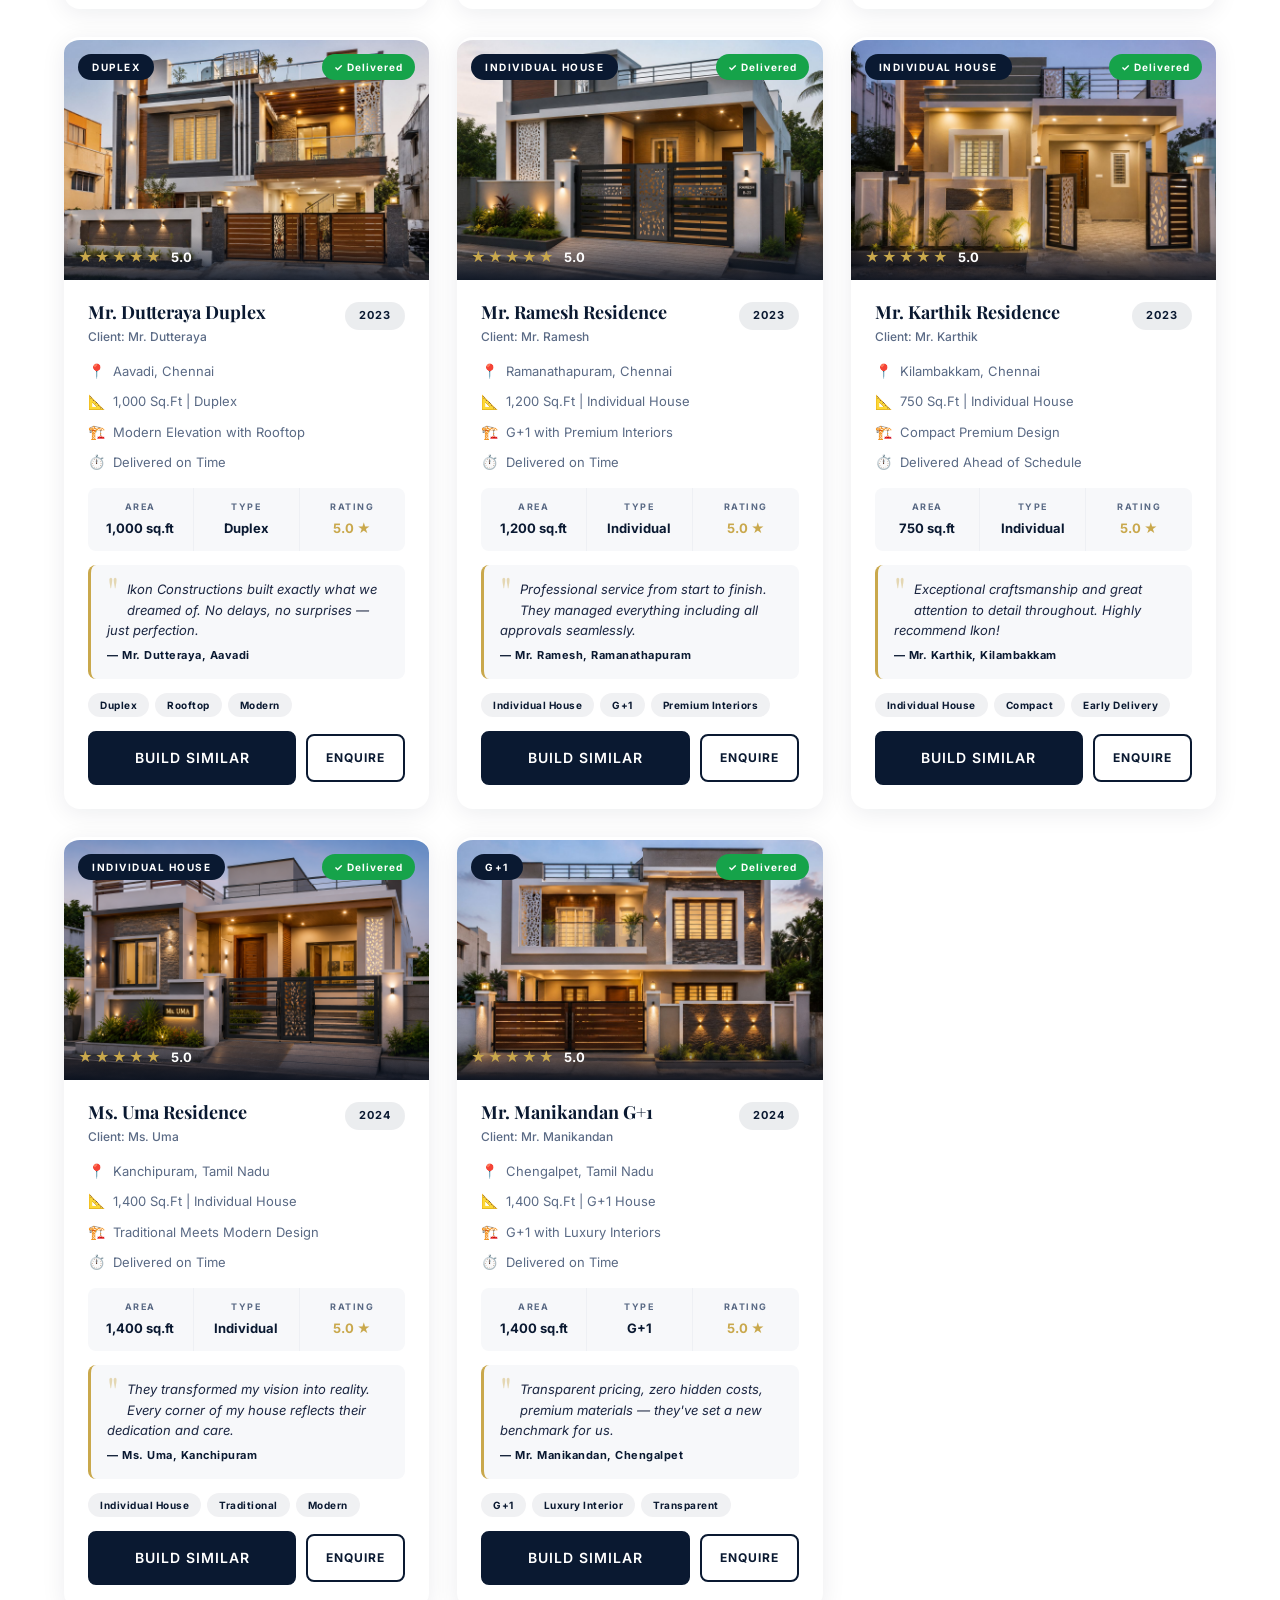
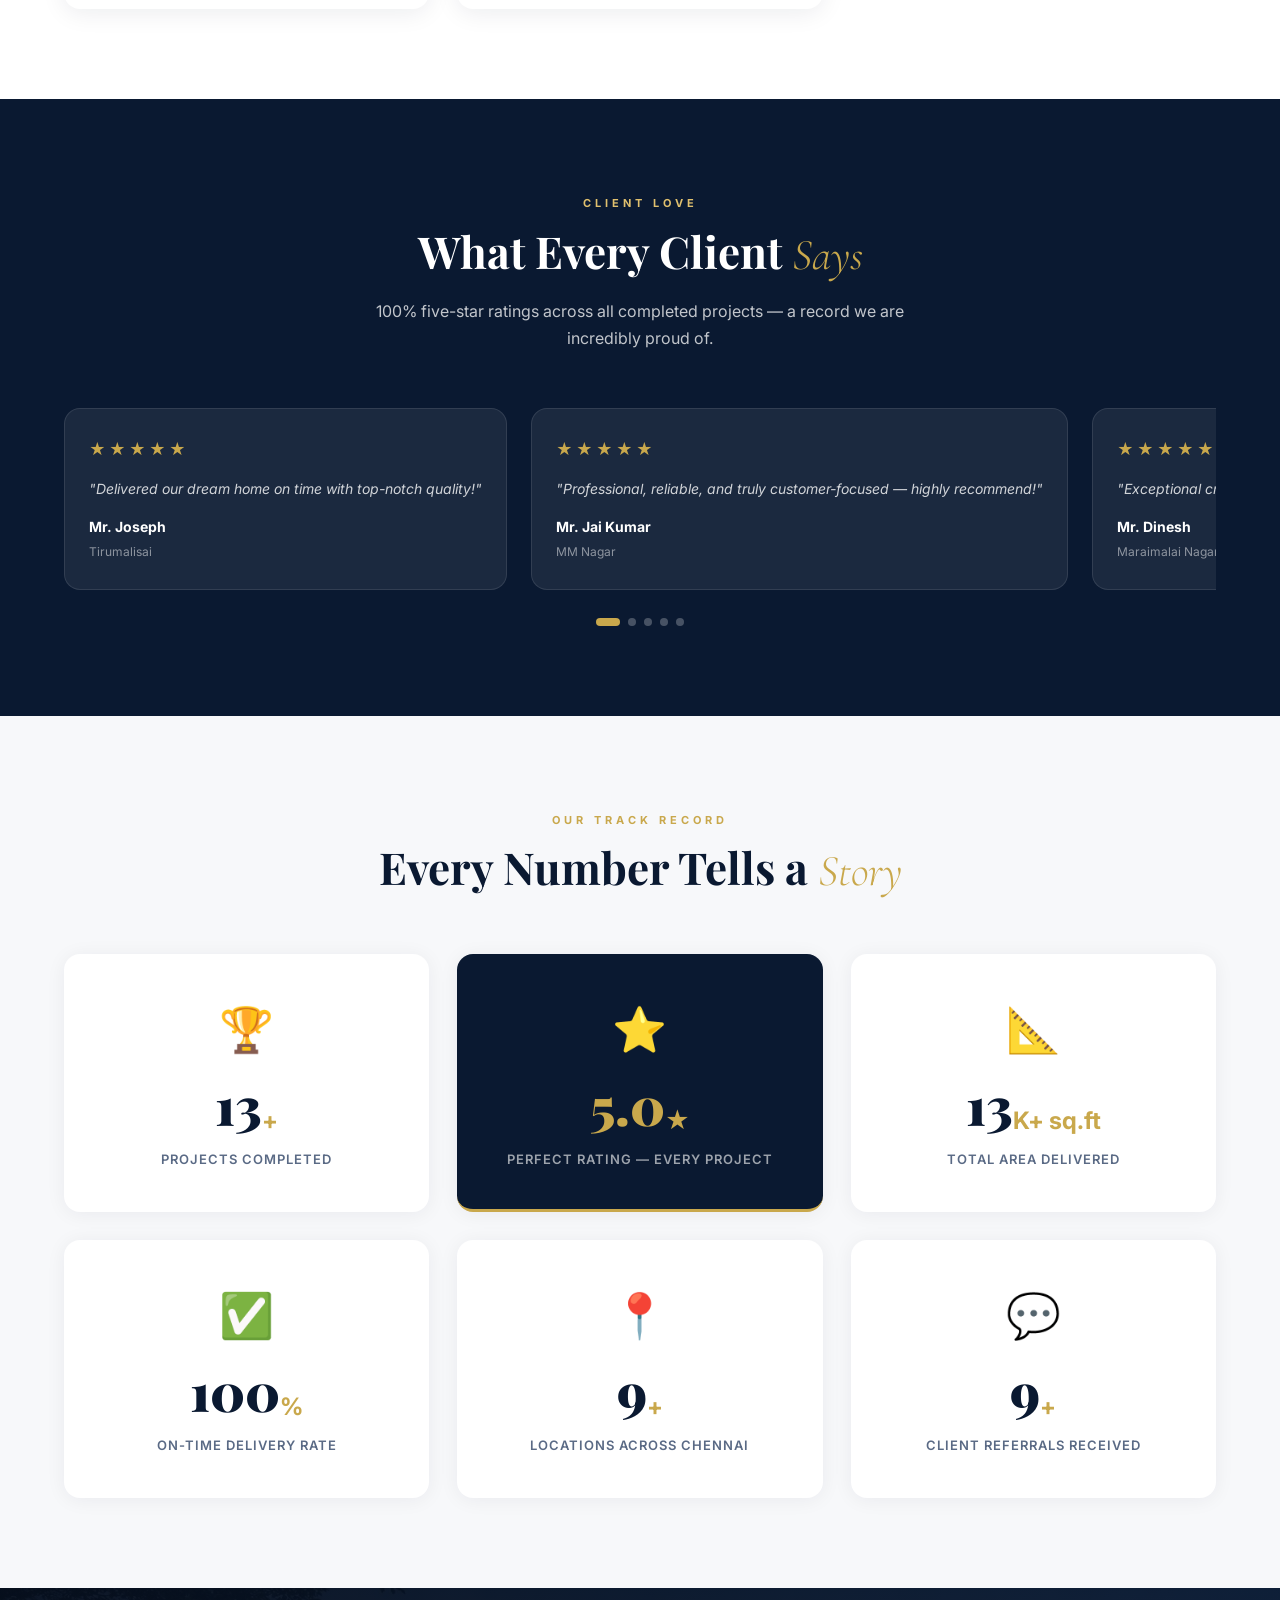
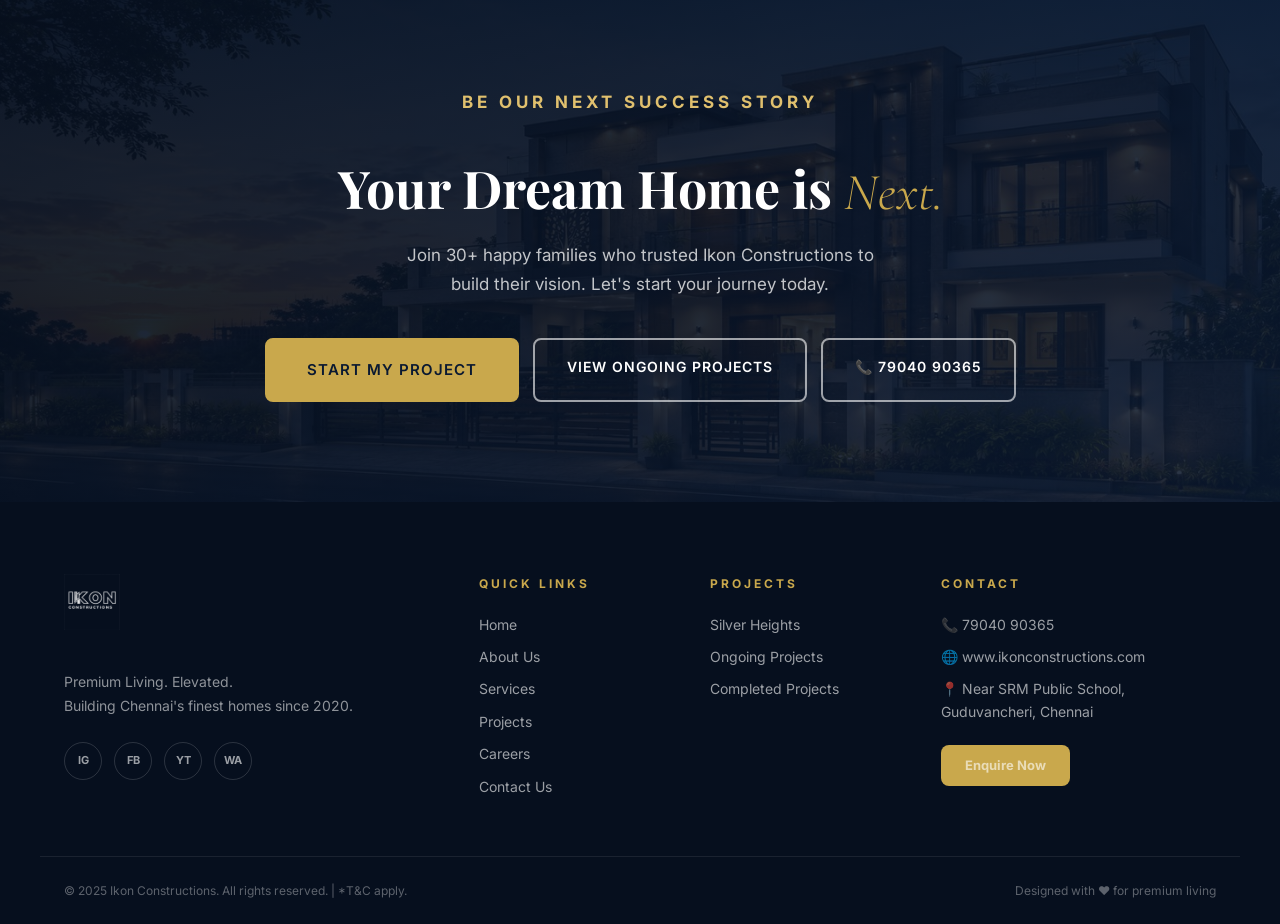
<file: completed-projects.html>
<!DOCTYPE html>
<html lang="en">
<head>
  <meta charset="UTF-8"/>
  <meta name="viewport" content="width=device-width, initial-scale=1.0"/>
  <title>Completed Projects – Ikon Constructions</title>
  <link rel="preconnect" href="https://fonts.googleapis.com"/>
  <link rel="preconnect" href="https://fonts.gstatic.com" crossorigin/>
  <link href="https://fonts.googleapis.com/css2?family=Playfair+Display:wght@400;600;700;900&family=Inter:wght@300;400;500;600;700&family=Cormorant+Garamond:ital,wght@0,300;0,600;1,300&display=swap" rel="stylesheet"/>
  <link rel="stylesheet" href="style.css"/>
  <link rel="stylesheet" href="completed.css"/>
</head>
<body>

  <!-- ══════════════════════ HEADER ══════════════════════ -->
  <header class="header scrolled" id="header">
    <div class="header-inner container">
      <a href="index.html" class="logo">
        <img src="images/logo.png" alt="Ikon Constructions" class="logo-img"
             onerror="this.style.display='none'; this.nextElementSibling.style.display='flex'"/>
        <div class="logo-fallback" style="display:none;align-items:center;gap:12px;">
          <div class="logo-text">
            <span class="logo-main">IKON</span>
            <span class="logo-sub">CONSTRUCTIONS</span>
          </div>
        </div>
      </a>
      <nav class="nav" id="nav">
        <a href="index.html"    class="nav-link">Home</a>
        <a href="about.html"    class="nav-link">About Us</a>
        <a href="services.html" class="nav-link">Services</a>
        <div class="nav-dropdown">
          <a href="projects.html" class="nav-link active">Projects <span class="caret">▾</span></a>
          <div class="dropdown-menu">
            <a href="silver-heights.html">Silver Heights</a>
            <a href="ongoing-projects.html">Ongoing Projects</a>
            <a href="completed-projects.html" style="color:var(--gold);font-weight:700">Completed Projects</a>
          </div>
        </div>
        <a href="careers.html"  class="nav-link">Careers</a>
        <a href="contact.html"  class="nav-link">Contact</a>
        <a href="contact.html#enquiry" class="btn-enquiry">Enquire Now</a>
      </nav>
      <button class="hamburger" id="hamburger" aria-label="Toggle menu">
        <span></span><span></span><span></span>
      </button>
    </div>
  </header>

  <!-- ══════════════════════ HERO ══════════════════════ -->
  <section class="cp-hero">
    <div class="cp-hero-bg">
      <img src="images/completed-hero.jpg" alt="Completed Projects"
           onerror="this.style.display='none'"/>
      <div class="cp-hero-overlay"></div>
      <!-- Gold confetti dots -->
      <div class="cp-confetti">
        <div class="cp-dot d1"></div><div class="cp-dot d2"></div>
        <div class="cp-dot d3"></div><div class="cp-dot d4"></div>
        <div class="cp-dot d5"></div><div class="cp-dot d6"></div>
        <div class="cp-dot d7"></div><div class="cp-dot d8"></div>
      </div>
    </div>
    <div class="cp-hero-content container">
      <nav class="breadcrumb">
        <a href="index.html">Home</a>
        <span class="bc-sep">›</span>
        <a href="projects.html">Projects</a>
        <span class="bc-sep">›</span>
        <span>Completed Projects</span>
      </nav>
      <div class="cp-delivered-badge">
        <span>✅</span>
        <span>Successfully Delivered</span>
      </div>
      <h1 class="cp-hero-title">
        Our Completed <em>Masterpieces</em>
      </h1>
      <p class="cp-hero-sub">Every project we have delivered is a story of trust, precision, and pride. Explore the homes and spaces we have brought to life for 30+ happy families across Chennai.</p>
      <div class="cp-hero-stats">
        <div class="cp-stat">
          <span class="cp-stat-num" data-target="8">0</span>
          <span class="cp-stat-label">Projects Shown</span>
        </div>
        <div class="cp-stat-div"></div>
        <div class="cp-stat">
          <span class="cp-stat-num" data-target="30">0</span><span class="cp-stat-suf">+</span>
          <span class="cp-stat-label">Happy Clients Total</span>
        </div>
        <div class="cp-stat-div"></div>
        <div class="cp-stat">
          <span class="cp-stat-num" data-target="25">0</span><span class="cp-stat-suf">K+ sq.ft</span>
          <span class="cp-stat-label">Area Delivered</span>
        </div>
        <div class="cp-stat-div"></div>
        <div class="cp-stat">
          <span class="cp-stat-num">5.0</span><span class="cp-stat-suf">★</span>
          <span class="cp-stat-label">Average Rating</span>
        </div>
      </div>
    </div>
    <div class="cp-scroll-hint"><div class="scroll-dot"></div></div>
  </section>

  <!-- ══════════════════════ FILTER BAR ══════════════════════ -->
  <div class="cp-filter-bar">
    <div class="container cp-filter-inner">
      <span class="cp-filter-label">Filter by:</span>
      <div class="cp-filter-btns">
        <button class="cp-filter-btn active" data-filter="all">All Projects</button>
        <button class="cp-filter-btn" data-filter="duplex">Duplex</button>
        <button class="cp-filter-btn" data-filter="individual">Individual House</button>
        <button class="cp-filter-btn" data-filter="renovation">Renovation</button>
        <button class="cp-filter-btn" data-filter="g1">G+1 & Above</button>
      </div>
      <span class="cp-count"><span id="cpCount">8</span> projects</span>
    </div>
  </div>

  <!-- ══════════════════════ PROJECTS GRID ══════════════════════ -->
  <section class="cp-projects section-pad">
    <div class="container">
      <div class="cp-grid" id="cpGrid">

        <!-- ── 1: MR. JOSEPH ── -->
        <div class="cp-card" data-cat="duplex">
          <div class="cp-card-img-wrap">
            <img src="images/project-joseph.jpg" alt="Mr Joseph Duplex Tirumalisai"
                 onerror="this.parentElement.classList.add('cp-fb cp-fb-1')"/>
            <div class="cp-card-overlay">
              <span class="cp-overlay-icon">🏠</span>
            </div>
            <div class="cp-type-badge">Duplex</div>
            <div class="cp-done-badge">✓ Delivered</div>
            <div class="cp-rating-strip">
              <span class="cp-stars">★★★★★</span>
              <span class="cp-rating-val">5.0</span>
            </div>
          </div>
          <div class="cp-card-body">
            <div class="cp-card-header">
              <div>
                <h3 class="cp-project-name">Mr. Joseph Residence</h3>
                <p class="cp-client-name">Client: Mr. Joseph</p>
              </div>
              <div class="cp-year-chip">2022</div>
            </div>
            <div class="cp-card-meta">
              <div class="cp-meta-item"><span class="cp-meta-icon">📍</span><span>Tirumalisai, Chennai</span></div>
              <div class="cp-meta-item"><span class="cp-meta-icon">📐</span><span>1,200 Sq.Ft | Duplex</span></div>
              <div class="cp-meta-item"><span class="cp-meta-icon">🏗️</span><span>Premium Duplex with Modern Elevation</span></div>
              <div class="cp-meta-item"><span class="cp-meta-icon">⏱️</span><span>Delivered on Time</span></div>
            </div>
            <div class="cp-card-specs">
              <div class="cp-spec"><span class="cp-spec-label">Area</span><span class="cp-spec-val">1,200 sq.ft</span></div>
              <div class="cp-spec"><span class="cp-spec-label">Type</span><span class="cp-spec-val">Duplex</span></div>
              <div class="cp-spec"><span class="cp-spec-label">Rating</span><span class="cp-spec-val gold-val">5.0 ★</span></div>
            </div>
            <div class="cp-testimonial">
              <span class="cp-quote-mark">"</span>
              <p>Ikon Constructions delivered our dream home on time with top-notch quality! Truly exceptional.</p>
              <span class="cp-testimonial-by">— Mr. Joseph, Tirumalisai</span>
            </div>
            <div class="cp-card-tags">
              <span>Duplex</span><span>Modern Elevation</span><span>Premium Finish</span>
            </div>
            <div class="cp-card-cta">
              <a href="contact.html#enquiry" class="btn-primary" style="flex:1;text-align:center">Build Similar</a>
              <a href="contact.html#enquiry" class="cp-enquire-btn">Enquire</a>
            </div>
          </div>
        </div>

        <!-- ── 2: MR. JAI KUMAR ── -->
        <div class="cp-card" data-cat="duplex">
          <div class="cp-card-img-wrap">
            <img src="images/project-jaikumar.jpg" alt="Mr Jai Kumar MM Nagar"
                 onerror="this.parentElement.classList.add('cp-fb cp-fb-2')"/>
            <div class="cp-card-overlay"><span class="cp-overlay-icon">🏠</span></div>
            <div class="cp-type-badge">Duplex</div>
            <div class="cp-done-badge">✓ Delivered</div>
            <div class="cp-rating-strip">
              <span class="cp-stars">★★★★★</span>
              <span class="cp-rating-val">5.0</span>
            </div>
          </div>
          <div class="cp-card-body">
            <div class="cp-card-header">
              <div>
                <h3 class="cp-project-name">Mr. Jai Kumar Duplex</h3>
                <p class="cp-client-name">Client: Mr. Jai Kumar</p>
              </div>
              <div class="cp-year-chip">2022</div>
            </div>
            <div class="cp-card-meta">
              <div class="cp-meta-item"><span class="cp-meta-icon">📍</span><span>MM Nagar, Chennai</span></div>
              <div class="cp-meta-item"><span class="cp-meta-icon">📐</span><span>1,000 Sq.Ft | Duplex</span></div>
              <div class="cp-meta-item"><span class="cp-meta-icon">🏗️</span><span>Contemporary Duplex Design</span></div>
              <div class="cp-meta-item"><span class="cp-meta-icon">⏱️</span><span>Delivered on Time</span></div>
            </div>
            <div class="cp-card-specs">
              <div class="cp-spec"><span class="cp-spec-label">Area</span><span class="cp-spec-val">1,000 sq.ft</span></div>
              <div class="cp-spec"><span class="cp-spec-label">Type</span><span class="cp-spec-val">Duplex</span></div>
              <div class="cp-spec"><span class="cp-spec-label">Rating</span><span class="cp-spec-val gold-val">5.0 ★</span></div>
            </div>
            <div class="cp-testimonial">
              <span class="cp-quote-mark">"</span>
              <p>Professional, reliable and truly customer-focused. The team executed beyond our expectations.</p>
              <span class="cp-testimonial-by">— Mr. Jai Kumar, MM Nagar</span>
            </div>
            <div class="cp-card-tags">
              <span>Duplex</span><span>Contemporary</span><span>On-Time</span>
            </div>
            <div class="cp-card-cta">
              <a href="contact.html#enquiry" class="btn-primary" style="flex:1;text-align:center">Build Similar</a>
              <a href="contact.html#enquiry" class="cp-enquire-btn">Enquire</a>
            </div>
          </div>
        </div>

        <!-- ── 3: MR. DINESH ── -->
        <div class="cp-card" data-cat="renovation">
          <div class="cp-card-img-wrap">
            <img src="images/project-dinesh.jpg" alt="Mr Dinesh Renovation Maraimalai Nagar"
                 onerror="this.parentElement.classList.add('cp-fb cp-fb-3')"/>
            <div class="cp-card-overlay"><span class="cp-overlay-icon">🔨</span></div>
            <div class="cp-type-badge">Renovation</div>
            <div class="cp-done-badge">✓ Delivered</div>
            <div class="cp-rating-strip">
              <span class="cp-stars">★★★★★</span>
              <span class="cp-rating-val">5.0</span>
            </div>
          </div>
          <div class="cp-card-body">
            <div class="cp-card-header">
              <div>
                <h3 class="cp-project-name">Mr. Dinesh Renovation</h3>
                <p class="cp-client-name">Client: Mr. Dinesh</p>
              </div>
              <div class="cp-year-chip">2022</div>
            </div>
            <div class="cp-card-meta">
              <div class="cp-meta-item"><span class="cp-meta-icon">📍</span><span>Maraimalai Nagar, Chennai</span></div>
              <div class="cp-meta-item"><span class="cp-meta-icon">📐</span><span>700 Sq.Ft | Full Renovation</span></div>
              <div class="cp-meta-item"><span class="cp-meta-icon">🏗️</span><span>Interior & Exterior Refurbishment</span></div>
              <div class="cp-meta-item"><span class="cp-meta-icon">⏱️</span><span>Completed in 3 Months</span></div>
            </div>
            <div class="cp-card-specs">
              <div class="cp-spec"><span class="cp-spec-label">Area</span><span class="cp-spec-val">700 sq.ft</span></div>
              <div class="cp-spec"><span class="cp-spec-label">Type</span><span class="cp-spec-val">Renovation</span></div>
              <div class="cp-spec"><span class="cp-spec-label">Rating</span><span class="cp-spec-val gold-val">5.0 ★</span></div>
            </div>
            <div class="cp-testimonial">
              <span class="cp-quote-mark">"</span>
              <p>Exceptional craftsmanship and great attention to detail throughout the renovation project.</p>
              <span class="cp-testimonial-by">— Mr. Dinesh, Maraimalai Nagar</span>
            </div>
            <div class="cp-card-tags">
              <span>Renovation</span><span>Interior</span><span>Exterior</span>
            </div>
            <div class="cp-card-cta">
              <a href="contact.html#enquiry" class="btn-primary" style="flex:1;text-align:center">Build Similar</a>
              <a href="contact.html#enquiry" class="cp-enquire-btn">Enquire</a>
            </div>
          </div>
        </div>

        <!-- ── 4: MR. DUTTERAYA ── -->
        <div class="cp-card" data-cat="duplex">
          <div class="cp-card-img-wrap">
            <img src="images/project-dutteraya.jpg" alt="Mr Dutteraya Duplex Aavadi"
                 onerror="this.parentElement.classList.add('cp-fb cp-fb-4')"/>
            <div class="cp-card-overlay"><span class="cp-overlay-icon">🏠</span></div>
            <div class="cp-type-badge">Duplex</div>
            <div class="cp-done-badge">✓ Delivered</div>
            <div class="cp-rating-strip">
              <span class="cp-stars">★★★★★</span>
              <span class="cp-rating-val">5.0</span>
            </div>
          </div>
          <div class="cp-card-body">
            <div class="cp-card-header">
              <div>
                <h3 class="cp-project-name">Mr. Dutteraya Duplex</h3>
                <p class="cp-client-name">Client: Mr. Dutteraya</p>
              </div>
              <div class="cp-year-chip">2023</div>
            </div>
            <div class="cp-card-meta">
              <div class="cp-meta-item"><span class="cp-meta-icon">📍</span><span>Aavadi, Chennai</span></div>
              <div class="cp-meta-item"><span class="cp-meta-icon">📐</span><span>1,000 Sq.Ft | Duplex</span></div>
              <div class="cp-meta-item"><span class="cp-meta-icon">🏗️</span><span>Modern Elevation with Rooftop</span></div>
              <div class="cp-meta-item"><span class="cp-meta-icon">⏱️</span><span>Delivered on Time</span></div>
            </div>
            <div class="cp-card-specs">
              <div class="cp-spec"><span class="cp-spec-label">Area</span><span class="cp-spec-val">1,000 sq.ft</span></div>
              <div class="cp-spec"><span class="cp-spec-label">Type</span><span class="cp-spec-val">Duplex</span></div>
              <div class="cp-spec"><span class="cp-spec-label">Rating</span><span class="cp-spec-val gold-val">5.0 ★</span></div>
            </div>
            <div class="cp-testimonial">
              <span class="cp-quote-mark">"</span>
              <p>Ikon Constructions built exactly what we dreamed of. No delays, no surprises — just perfection.</p>
              <span class="cp-testimonial-by">— Mr. Dutteraya, Aavadi</span>
            </div>
            <div class="cp-card-tags">
              <span>Duplex</span><span>Rooftop</span><span>Modern</span>
            </div>
            <div class="cp-card-cta">
              <a href="contact.html#enquiry" class="btn-primary" style="flex:1;text-align:center">Build Similar</a>
              <a href="contact.html#enquiry" class="cp-enquire-btn">Enquire</a>
            </div>
          </div>
        </div>

        <!-- ── 5: MR. RAMESH ── -->
        <div class="cp-card" data-cat="individual">
          <div class="cp-card-img-wrap">
            <img src="images/project-ramesh.jpg" alt="Mr Ramesh Individual House"
                 onerror="this.parentElement.classList.add('cp-fb cp-fb-5')"/>
            <div class="cp-card-overlay"><span class="cp-overlay-icon">🏡</span></div>
            <div class="cp-type-badge">Individual House</div>
            <div class="cp-done-badge">✓ Delivered</div>
            <div class="cp-rating-strip">
              <span class="cp-stars">★★★★★</span>
              <span class="cp-rating-val">5.0</span>
            </div>
          </div>
          <div class="cp-card-body">
            <div class="cp-card-header">
              <div>
                <h3 class="cp-project-name">Mr. Ramesh Residence</h3>
                <p class="cp-client-name">Client: Mr. Ramesh</p>
              </div>
              <div class="cp-year-chip">2023</div>
            </div>
            <div class="cp-card-meta">
              <div class="cp-meta-item"><span class="cp-meta-icon">📍</span><span>Ramanathapuram, Chennai</span></div>
              <div class="cp-meta-item"><span class="cp-meta-icon">📐</span><span>1,200 Sq.Ft | Individual House</span></div>
              <div class="cp-meta-item"><span class="cp-meta-icon">🏗️</span><span>G+1 with Premium Interiors</span></div>
              <div class="cp-meta-item"><span class="cp-meta-icon">⏱️</span><span>Delivered on Time</span></div>
            </div>
            <div class="cp-card-specs">
              <div class="cp-spec"><span class="cp-spec-label">Area</span><span class="cp-spec-val">1,200 sq.ft</span></div>
              <div class="cp-spec"><span class="cp-spec-label">Type</span><span class="cp-spec-val">Individual</span></div>
              <div class="cp-spec"><span class="cp-spec-label">Rating</span><span class="cp-spec-val gold-val">5.0 ★</span></div>
            </div>
            <div class="cp-testimonial">
              <span class="cp-quote-mark">"</span>
              <p>Professional service from start to finish. They managed everything including all approvals seamlessly.</p>
              <span class="cp-testimonial-by">— Mr. Ramesh, Ramanathapuram</span>
            </div>
            <div class="cp-card-tags">
              <span>Individual House</span><span>G+1</span><span>Premium Interiors</span>
            </div>
            <div class="cp-card-cta">
              <a href="contact.html#enquiry" class="btn-primary" style="flex:1;text-align:center">Build Similar</a>
              <a href="contact.html#enquiry" class="cp-enquire-btn">Enquire</a>
            </div>
          </div>
        </div>

        <!-- ── 6: MR. KARTHIK ── -->
        <div class="cp-card" data-cat="individual">
          <div class="cp-card-img-wrap">
            <img src="images/project-karthik.jpg" alt="Mr Karthik Individual House"
                 onerror="this.parentElement.classList.add('cp-fb cp-fb-6')"/>
            <div class="cp-card-overlay"><span class="cp-overlay-icon">🏡</span></div>
            <div class="cp-type-badge">Individual House</div>
            <div class="cp-done-badge">✓ Delivered</div>
            <div class="cp-rating-strip">
              <span class="cp-stars">★★★★★</span>
              <span class="cp-rating-val">5.0</span>
            </div>
          </div>
          <div class="cp-card-body">
            <div class="cp-card-header">
              <div>
                <h3 class="cp-project-name">Mr. Karthik Residence</h3>
                <p class="cp-client-name">Client: Mr. Karthik</p>
              </div>
              <div class="cp-year-chip">2023</div>
            </div>
            <div class="cp-card-meta">
              <div class="cp-meta-item"><span class="cp-meta-icon">📍</span><span>Kilambakkam, Chennai</span></div>
              <div class="cp-meta-item"><span class="cp-meta-icon">📐</span><span>750 Sq.Ft | Individual House</span></div>
              <div class="cp-meta-item"><span class="cp-meta-icon">🏗️</span><span>Compact Premium Design</span></div>
              <div class="cp-meta-item"><span class="cp-meta-icon">⏱️</span><span>Delivered Ahead of Schedule</span></div>
            </div>
            <div class="cp-card-specs">
              <div class="cp-spec"><span class="cp-spec-label">Area</span><span class="cp-spec-val">750 sq.ft</span></div>
              <div class="cp-spec"><span class="cp-spec-label">Type</span><span class="cp-spec-val">Individual</span></div>
              <div class="cp-spec"><span class="cp-spec-label">Rating</span><span class="cp-spec-val gold-val">5.0 ★</span></div>
            </div>
            <div class="cp-testimonial">
              <span class="cp-quote-mark">"</span>
              <p>Exceptional craftsmanship and great attention to detail throughout. Highly recommend Ikon!</p>
              <span class="cp-testimonial-by">— Mr. Karthik, Kilambakkam</span>
            </div>
            <div class="cp-card-tags">
              <span>Individual House</span><span>Compact</span><span>Early Delivery</span>
            </div>
            <div class="cp-card-cta">
              <a href="contact.html#enquiry" class="btn-primary" style="flex:1;text-align:center">Build Similar</a>
              <a href="contact.html#enquiry" class="cp-enquire-btn">Enquire</a>
            </div>
          </div>
        </div>

        <!-- ── 7: MS. UMA ── -->
        <div class="cp-card" data-cat="individual">
          <div class="cp-card-img-wrap">
            <img src="images/project-uma.jpg" alt="Ms Uma Individual House Kanchipuram"
                 onerror="this.parentElement.classList.add('cp-fb cp-fb-7')"/>
            <div class="cp-card-overlay"><span class="cp-overlay-icon">🏡</span></div>
            <div class="cp-type-badge">Individual House</div>
            <div class="cp-done-badge">✓ Delivered</div>
            <div class="cp-rating-strip">
              <span class="cp-stars">★★★★★</span>
              <span class="cp-rating-val">5.0</span>
            </div>
          </div>
          <div class="cp-card-body">
            <div class="cp-card-header">
              <div>
                <h3 class="cp-project-name">Ms. Uma Residence</h3>
                <p class="cp-client-name">Client: Ms. Uma</p>
              </div>
              <div class="cp-year-chip">2024</div>
            </div>
            <div class="cp-card-meta">
              <div class="cp-meta-item"><span class="cp-meta-icon">📍</span><span>Kanchipuram, Tamil Nadu</span></div>
              <div class="cp-meta-item"><span class="cp-meta-icon">📐</span><span>1,400 Sq.Ft | Individual House</span></div>
              <div class="cp-meta-item"><span class="cp-meta-icon">🏗️</span><span>Traditional Meets Modern Design</span></div>
              <div class="cp-meta-item"><span class="cp-meta-icon">⏱️</span><span>Delivered on Time</span></div>
            </div>
            <div class="cp-card-specs">
              <div class="cp-spec"><span class="cp-spec-label">Area</span><span class="cp-spec-val">1,400 sq.ft</span></div>
              <div class="cp-spec"><span class="cp-spec-label">Type</span><span class="cp-spec-val">Individual</span></div>
              <div class="cp-spec"><span class="cp-spec-label">Rating</span><span class="cp-spec-val gold-val">5.0 ★</span></div>
            </div>
            <div class="cp-testimonial">
              <span class="cp-quote-mark">"</span>
              <p>They transformed my vision into reality. Every corner of my house reflects their dedication and care.</p>
              <span class="cp-testimonial-by">— Ms. Uma, Kanchipuram</span>
            </div>
            <div class="cp-card-tags">
              <span>Individual House</span><span>Traditional</span><span>Modern</span>
            </div>
            <div class="cp-card-cta">
              <a href="contact.html#enquiry" class="btn-primary" style="flex:1;text-align:center">Build Similar</a>
              <a href="contact.html#enquiry" class="cp-enquire-btn">Enquire</a>
            </div>
          </div>
        </div>

        <!-- ── 8: MR. MANIKANDAN ── -->
        <div class="cp-card" data-cat="g1">
          <div class="cp-card-img-wrap">
            <img src="images/project-manikandan.jpg" alt="Mr Manikandan G+1 Chengalpet"
                 onerror="this.parentElement.classList.add('cp-fb cp-fb-8')"/>
            <div class="cp-card-overlay"><span class="cp-overlay-icon">🏠</span></div>
            <div class="cp-type-badge">G+1</div>
            <div class="cp-done-badge">✓ Delivered</div>
            <div class="cp-rating-strip">
              <span class="cp-stars">★★★★★</span>
              <span class="cp-rating-val">5.0</span>
            </div>
          </div>
          <div class="cp-card-body">
            <div class="cp-card-header">
              <div>
                <h3 class="cp-project-name">Mr. Manikandan G+1</h3>
                <p class="cp-client-name">Client: Mr. Manikandan</p>
              </div>
              <div class="cp-year-chip">2024</div>
            </div>
            <div class="cp-card-meta">
              <div class="cp-meta-item"><span class="cp-meta-icon">📍</span><span>Chengalpet, Tamil Nadu</span></div>
              <div class="cp-meta-item"><span class="cp-meta-icon">📐</span><span>1,400 Sq.Ft | G+1 House</span></div>
              <div class="cp-meta-item"><span class="cp-meta-icon">🏗️</span><span>G+1 with Luxury Interiors</span></div>
              <div class="cp-meta-item"><span class="cp-meta-icon">⏱️</span><span>Delivered on Time</span></div>
            </div>
            <div class="cp-card-specs">
              <div class="cp-spec"><span class="cp-spec-label">Area</span><span class="cp-spec-val">1,400 sq.ft</span></div>
              <div class="cp-spec"><span class="cp-spec-label">Type</span><span class="cp-spec-val">G+1</span></div>
              <div class="cp-spec"><span class="cp-spec-label">Rating</span><span class="cp-spec-val gold-val">5.0 ★</span></div>
            </div>
            <div class="cp-testimonial">
              <span class="cp-quote-mark">"</span>
              <p>Transparent pricing, zero hidden costs, premium materials — they've set a new benchmark for us.</p>
              <span class="cp-testimonial-by">— Mr. Manikandan, Chengalpet</span>
            </div>
            <div class="cp-card-tags">
              <span>G+1</span><span>Luxury Interior</span><span>Transparent</span>
            </div>
            <div class="cp-card-cta">
              <a href="contact.html#enquiry" class="btn-primary" style="flex:1;text-align:center">Build Similar</a>
              <a href="contact.html#enquiry" class="cp-enquire-btn">Enquire</a>
            </div>
          </div>
        </div>

      </div><!-- /cp-grid -->

      <div class="cp-no-results" id="cpNoResults" style="display:none">
        <div class="cp-no-icon">🏡</div>
        <h3>No projects found</h3>
        <p>Try a different filter above.</p>
      </div>
    </div>
  </section>

  <!-- ══════════════════════ ALL TESTIMONIALS STRIP ══════════════════════ -->
  <section class="cp-testimonials-section section-pad bg-navy">
    <div class="container">
      <div class="section-header center white">
        <p class="section-eyebrow light">Client Love</p>
        <h2 class="section-title white">What Every Client <em>Says</em></h2>
        <p class="section-desc white">100% five-star ratings across all completed projects — a record we are incredibly proud of.</p>
      </div>
      <div class="cp-tsl-track-wrap">
        <div class="cp-tsl-track" id="cpTslTrack">
          <div class="cp-tsl-card">
            <div class="cp-tsl-stars">★★★★★</div>
            <p>"Delivered our dream home on time with top-notch quality!"</p>
            <strong>Mr. Joseph</strong><span>Tirumalisai</span>
          </div>
          <div class="cp-tsl-card">
            <div class="cp-tsl-stars">★★★★★</div>
            <p>"Professional, reliable, and truly customer-focused — highly recommend!"</p>
            <strong>Mr. Jai Kumar</strong><span>MM Nagar</span>
          </div>
          <div class="cp-tsl-card">
            <div class="cp-tsl-stars">★★★★★</div>
            <p>"Exceptional craftsmanship and great attention to detail throughout."</p>
            <strong>Mr. Dinesh</strong><span>Maraimalai Nagar</span>
          </div>
          <div class="cp-tsl-card">
            <div class="cp-tsl-stars">★★★★★</div>
            <p>"Ikon built exactly what we dreamed of. No delays, no surprises — just perfection."</p>
            <strong>Mr. Dutteraya</strong><span>Aavadi</span>
          </div>
          <div class="cp-tsl-card">
            <div class="cp-tsl-stars">★★★★★</div>
            <p>"They managed everything including all approvals seamlessly. Highly professional."</p>
            <strong>Mr. Ramesh</strong><span>Ramanathapuram</span>
          </div>
          <div class="cp-tsl-card">
            <div class="cp-tsl-stars">★★★★★</div>
            <p>"Delivered ahead of schedule. Exceptional work, every corner reflects their care."</p>
            <strong>Mr. Karthik</strong><span>Kilambakkam</span>
          </div>
          <div class="cp-tsl-card">
            <div class="cp-tsl-stars">★★★★★</div>
            <p>"They transformed my vision into reality. Dedication shows in every detail."</p>
            <strong>Ms. Uma</strong><span>Kanchipuram</span>
          </div>
          <div class="cp-tsl-card">
            <div class="cp-tsl-stars">★★★★★</div>
            <p>"Transparent pricing, zero hidden costs, premium materials. New benchmark set!"</p>
            <strong>Mr. Manikandan</strong><span>Chengalpet</span>
          </div>
        </div>
      </div>
      <div class="cp-tsl-dots" id="cpTslDots"></div>
    </div>
  </section>

  <!-- ══════════════════════ ACHIEVEMENT STRIP ══════════════════════ -->
  <section class="cp-achievements section-pad bg-light">
    <div class="container">
      <div class="section-header center">
        <p class="section-eyebrow">Our Track Record</p>
        <h2 class="section-title">Every Number Tells a <em>Story</em></h2>
      </div>
      <div class="cp-ach-grid reveal-up">
        <div class="cp-ach-card">
          <div class="cp-ach-icon">🏆</div>
          <div class="cp-ach-num ach-counter" data-target="30">0</div><span class="cp-ach-suf">+</span>
          <div class="cp-ach-label">Projects Completed</div>
        </div>
        <div class="cp-ach-card gold-ach">
          <div class="cp-ach-icon">⭐</div>
          <div class="cp-ach-num">5.0</div><span class="cp-ach-suf">★</span>
          <div class="cp-ach-label">Perfect Rating — Every Project</div>
        </div>
        <div class="cp-ach-card">
          <div class="cp-ach-icon">📐</div>
          <div class="cp-ach-num ach-counter" data-target="25">0</div><span class="cp-ach-suf">K+ sq.ft</span>
          <div class="cp-ach-label">Total Area Delivered</div>
        </div>
        <div class="cp-ach-card">
          <div class="cp-ach-icon">✅</div>
          <div class="cp-ach-num">100</div><span class="cp-ach-suf">%</span>
          <div class="cp-ach-label">On-Time Delivery Rate</div>
        </div>
        <div class="cp-ach-card">
          <div class="cp-ach-icon">📍</div>
          <div class="cp-ach-num ach-counter" data-target="10">0</div><span class="cp-ach-suf">+</span>
          <div class="cp-ach-label">Locations Across Chennai</div>
        </div>
        <div class="cp-ach-card">
          <div class="cp-ach-icon">💬</div>
          <div class="cp-ach-num ach-counter" data-target="30">0</div><span class="cp-ach-suf">+</span>
          <div class="cp-ach-label">Client Referrals Received</div>
        </div>
      </div>
    </div>
  </section>

  <!-- ══════════════════════ CTA ══════════════════════ -->
  <section class="cp-cta-banner">
    <div class="cp-cta-bg">
      <img src="images/cta-bg.jpg" alt="" onerror="this.style.display='none'"/>
      <div class="cp-cta-overlay"></div>
    </div>
    <div class="cp-cta-content container">
      <p class="section-eyebrow light">Be Our Next Success Story</p>
      <h2>Your Dream Home is <em>Next.</em></h2>
      <p>Join 30+ happy families who trusted Ikon Constructions to build their vision. Let's start your journey today.</p>
      <div class="cp-cta-actions">
        <a href="contact.html#enquiry" class="btn-primary gold large">Start My Project</a>
        <a href="ongoing-projects.html" class="btn-outline-white large">View Ongoing Projects</a>
        <a href="tel:+917904090365"     class="btn-outline-white large">📞 79040 90365</a>
      </div>
    </div>
  </section>

  <!-- ══════════════════════ FOOTER ══════════════════════ -->
  <footer class="footer">
    <div class="footer-top container">
      <div class="footer-brand">
        <div class="footer-logo">
          <img src="images/logo.png" alt="Ikon Constructions" class="footer-logo-img"
               onerror="this.style.display='none'"/>
        </div>
        <p class="footer-tagline">Premium Living. Elevated.<br/>Building Chennai's finest homes since 2020.</p>
        <div class="footer-socials">
          <a href="#" class="social-link">IG</a>
          <a href="#" class="social-link">FB</a>
          <a href="#" class="social-link">YT</a>
          <a href="#" class="social-link">WA</a>
        </div>
      </div>
      <div class="footer-links">
        <h4>Quick Links</h4>
        <a href="index.html">Home</a>
        <a href="about.html">About Us</a>
        <a href="services.html">Services</a>
        <a href="projects.html">Projects</a>
        <a href="careers.html">Careers</a>
        <a href="contact.html">Contact Us</a>
      </div>
      <div class="footer-links">
        <h4>Projects</h4>
        <a href="silver-heights.html">Silver Heights</a>
        <a href="ongoing-projects.html">Ongoing Projects</a>
        <a href="completed-projects.html">Completed Projects</a>
      </div>
      <div class="footer-contact">
        <h4>Contact</h4>
        <p>📞 <a href="tel:+917904090365">79040 90365</a></p>
        <p>🌐 <a href="http://www.ikonconstructions.com">www.ikonconstructions.com</a></p>
        <p>📍 Near SRM Public School,<br/>Guduvancheri, Chennai</p>
        <a href="contact.html#enquiry" class="btn-enquiry-footer">Enquire Now</a>
      </div>
    </div>
    <div class="footer-bottom container">
      <p>© 2025 Ikon Constructions. All rights reserved. | *T&C apply.</p>
      <p>Designed with ♥ for premium living</p>
    </div>
  </footer>

  <a href="contact.html#enquiry" class="floating-enquiry" id="floatingEnquiry">
    <span>Enquire Now</span>
  </a>

  <script src="script.js"></script>
  <script src="completed.js"></script>
</body>
</html>
</file>
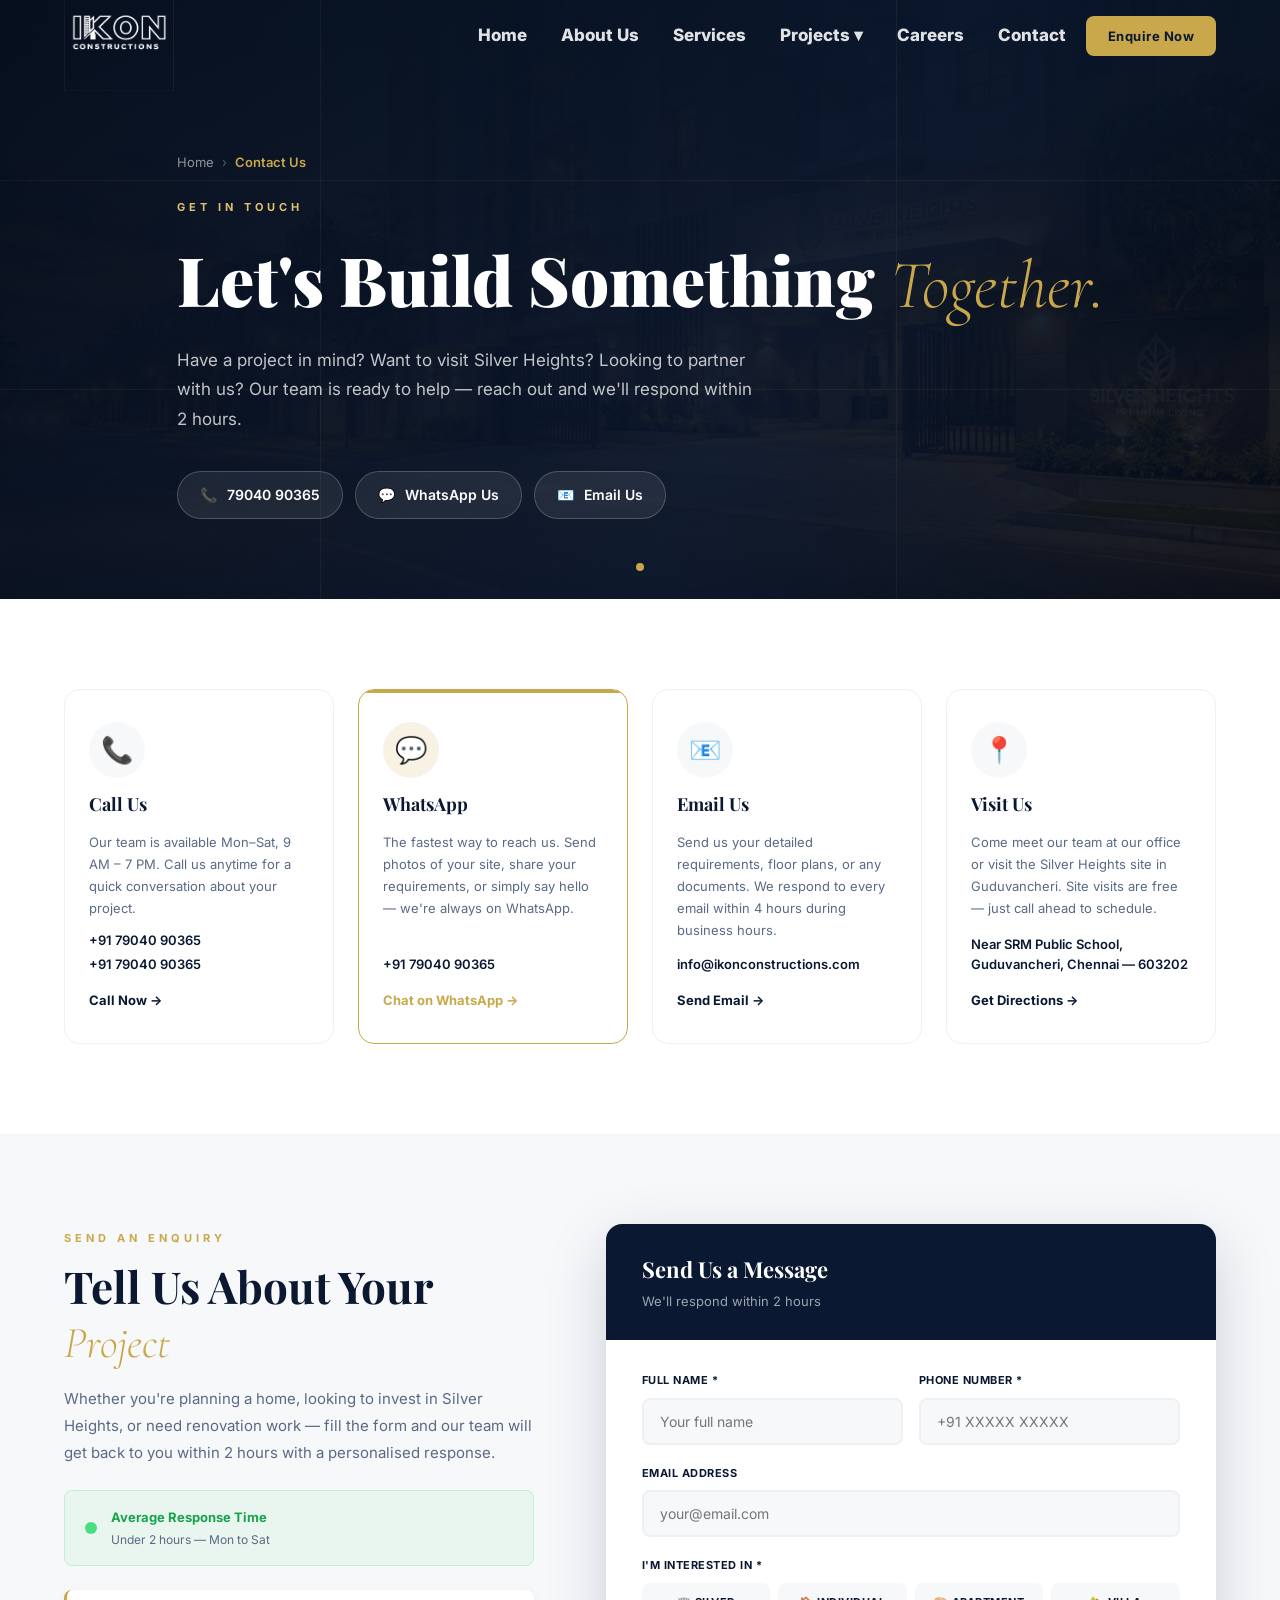
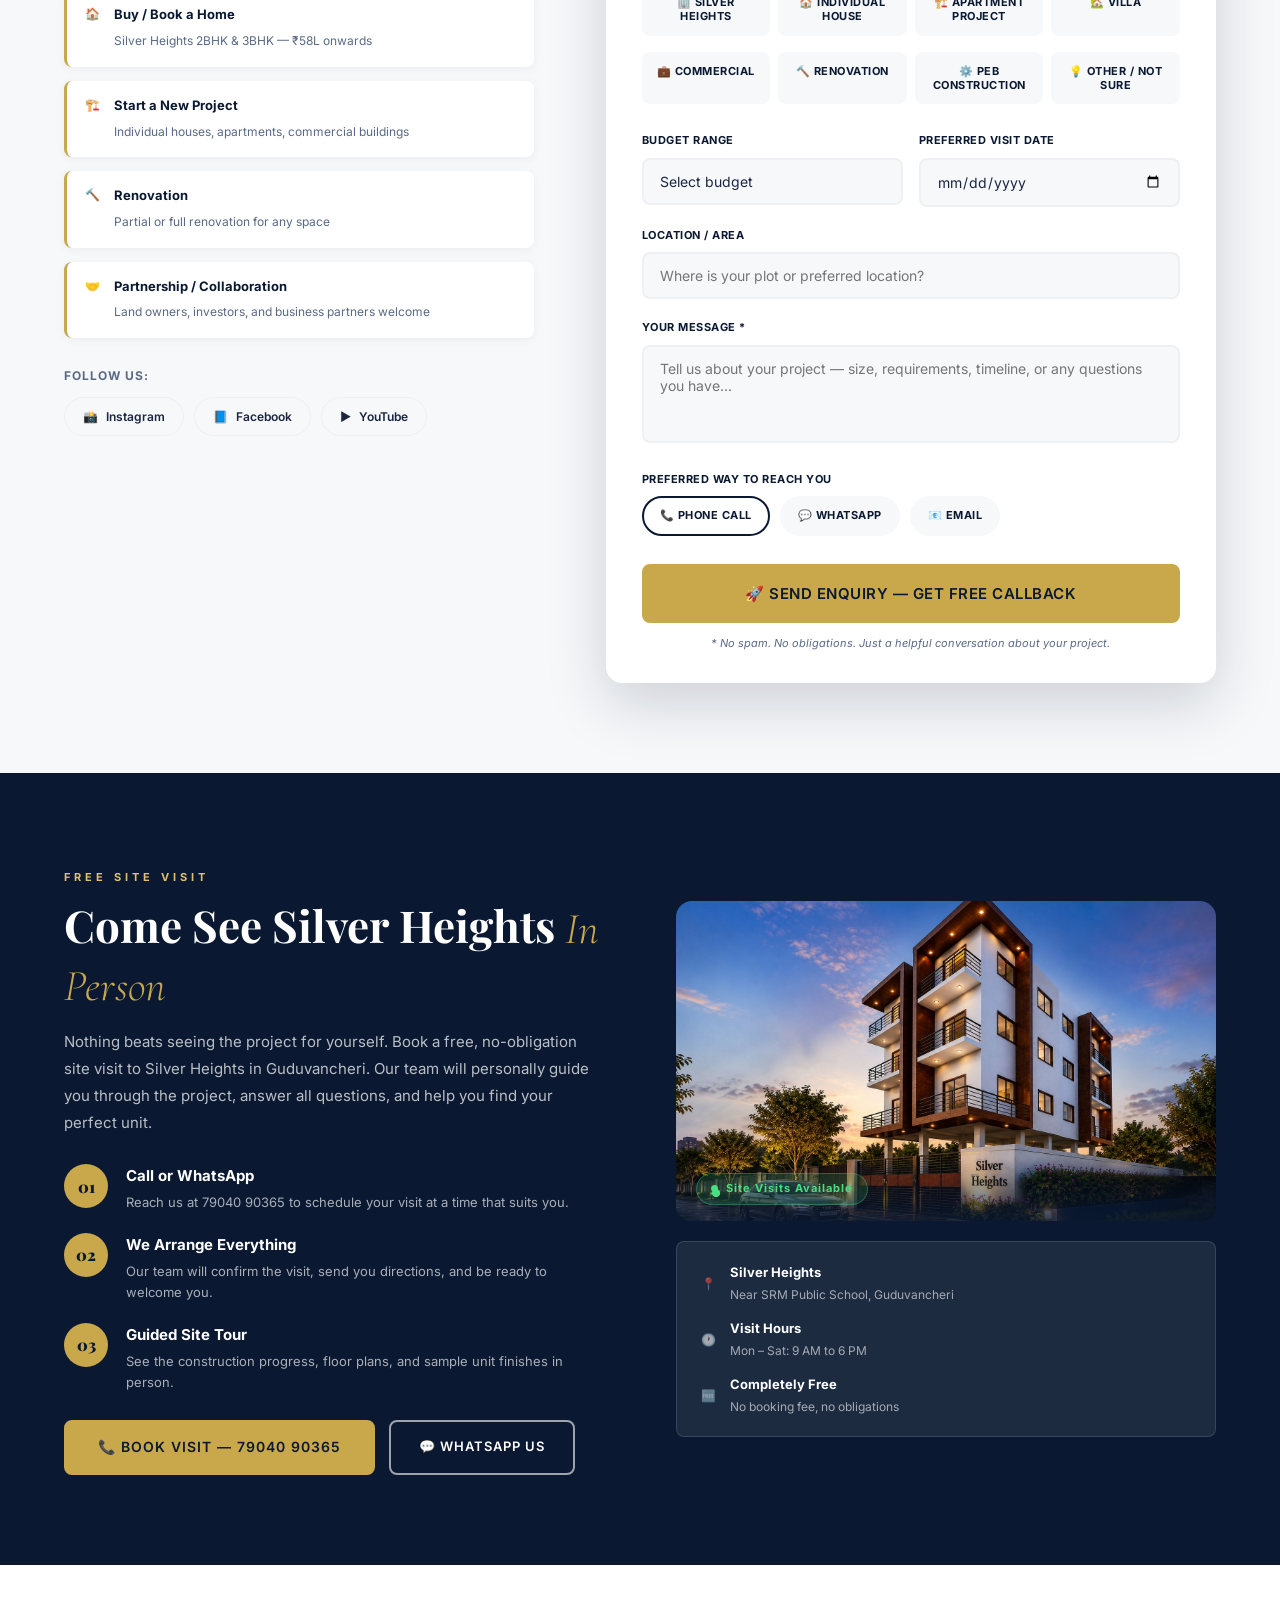
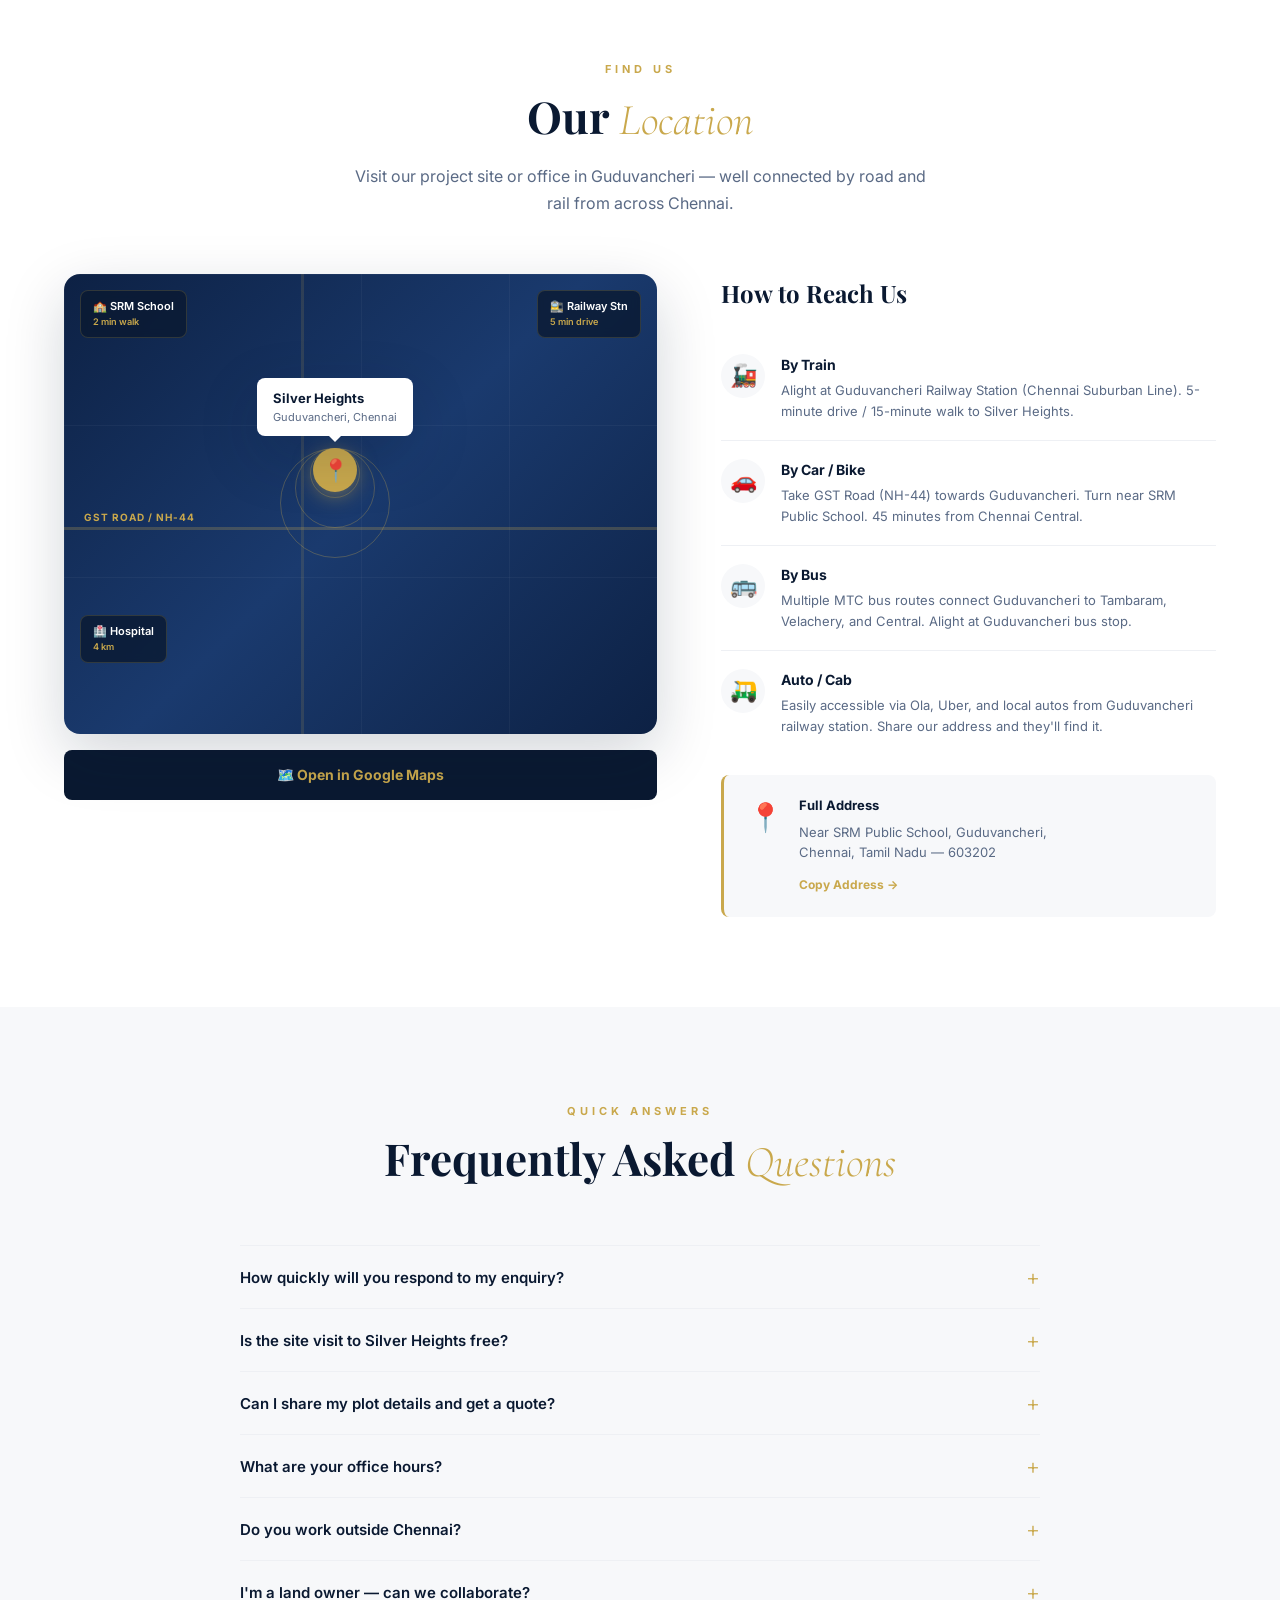
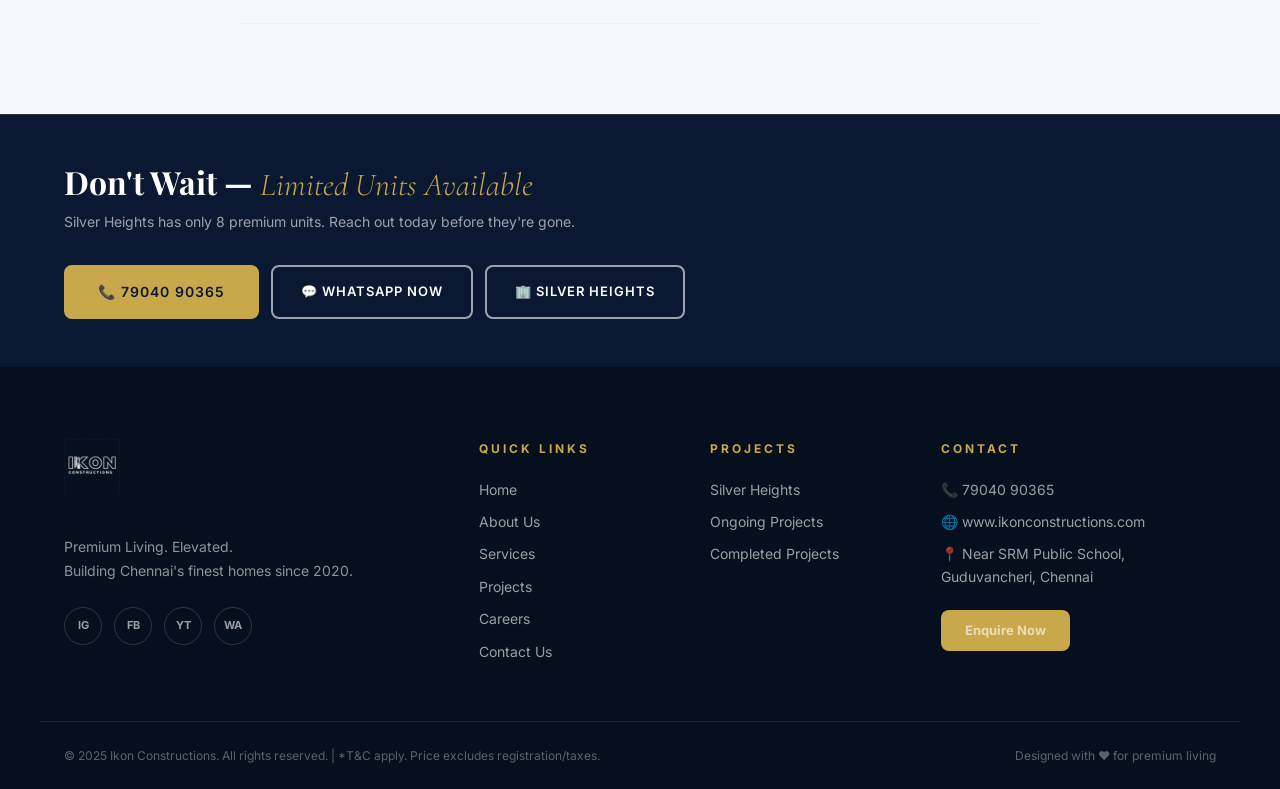
<file: contact.html>
<!DOCTYPE html>
<html lang="en">
<head>
  <meta charset="UTF-8"/>
  <meta name="viewport" content="width=device-width, initial-scale=1.0"/>
  <title>Contact Us – Ikon Constructions</title>
  <link rel="preconnect" href="https://fonts.googleapis.com"/>
  <link rel="preconnect" href="https://fonts.gstatic.com" crossorigin/>
  <link href="https://fonts.googleapis.com/css2?family=Playfair+Display:wght@400;600;700;900&family=Inter:wght@300;400;500;600;700&family=Cormorant+Garamond:ital,wght@0,300;0,600;1,300&display=swap" rel="stylesheet"/>
  <link rel="stylesheet" href="style.css"/>
  <link rel="stylesheet" href="contact.css"/>
</head>
<body>

  <!-- ══════════════════════ HEADER ══════════════════════ -->
  <header class="header scrolled" id="header">
    <div class="header-inner container">
      <a href="index.html" class="logo">
        <img src="images/logo.png" alt="Ikon Constructions" class="logo-img"
             onerror="this.style.display='none'; this.nextElementSibling.style.display='flex'"/>
        <div class="logo-fallback" style="display:none;align-items:center;gap:12px;">
          <div class="logo-text">
            <span class="logo-main">IKON</span>
            <span class="logo-sub">CONSTRUCTIONS</span>
          </div>
        </div>
      </a>
      <nav class="nav" id="nav">
        <a href="index.html"    class="nav-link">Home</a>
        <a href="about.html"    class="nav-link">About Us</a>
        <a href="services.html" class="nav-link">Services</a>
        <div class="nav-dropdown">
          <a href="projects.html" class="nav-link">Projects <span class="caret">▾</span></a>
          <div class="dropdown-menu">
            <a href="silver-heights.html">Silver Heights</a>
            <a href="ongoing-projects.html">Ongoing Projects</a>
            <a href="completed-projects.html">Completed Projects</a>
          </div>
        </div>
        <a href="careers.html"  class="nav-link">Careers</a>
        <a href="contact.html"  class="nav-link active">Contact</a>
        <a href="contact.html#enquiry" class="btn-enquiry">Enquire Now</a>
      </nav>
      <button class="hamburger" id="hamburger" aria-label="Toggle menu">
        <span></span><span></span><span></span>
      </button>
    </div>
  </header>

  <!-- ══════════════════════ HERO ══════════════════════ -->
  <section class="con-hero">
    <div class="con-hero-bg">
      <img src="images/contact-hero.jpg" alt="Contact Ikon Constructions"
           onerror="this.style.display='none'"/>
      <div class="con-hero-overlay"></div>
      <div class="con-hero-grid-lines">
        <div class="con-grid-h h1"></div>
        <div class="con-grid-h h2"></div>
        <div class="con-grid-v v1"></div>
        <div class="con-grid-v v2"></div>
      </div>
    </div>
    <div class="con-hero-content container">
      <nav class="breadcrumb">
        <a href="index.html">Home</a>
        <span class="bc-sep">›</span>
        <span>Contact Us</span>
      </nav>
      <p class="section-eyebrow light">Get In Touch</p>
      <h1 class="con-hero-title">
        Let's Build Something <em>Together.</em>
      </h1>
      <p class="con-hero-sub">Have a project in mind? Want to visit Silver Heights? Looking to partner with us? Our team is ready to help — reach out and we'll respond within 2 hours.</p>
      <!-- Quick contact pills -->
      <div class="con-quick-pills">
        <a href="tel:+917904090365" class="con-pill">
          <span>📞</span><span>79040 90365</span>
        </a>
        <a href="https://wa.me/917904090365" target="_blank" class="con-pill wa-pill">
          <span>💬</span><span>WhatsApp Us</span>
        </a>
        <a href="mailto:info@ikonconstructions.com" class="con-pill">
          <span>📧</span><span>Email Us</span>
        </a>
      </div>
    </div>
    <div class="con-scroll-hint"><div class="scroll-dot"></div></div>
  </section>

  <!-- ══════════════════════ CONTACT INFO CARDS ══════════════════════ -->
  <section class="con-info-section section-pad">
    <div class="container">
      <div class="con-info-grid">

        <div class="con-info-card reveal-up">
          <div class="con-info-icon-wrap">
            <span class="con-info-icon">📞</span>
          </div>
          <h3>Call Us</h3>
          <p>Our team is available Mon–Sat, 9 AM – 7 PM. Call us anytime for a quick conversation about your project.</p>
          <div class="con-info-links">
            <a href="tel:+917904090365" class="con-info-link">+91 79040 90365</a>
            <a href="tel:+917904090365" class="con-info-link">+91 79040 90365</a>
          </div>
          <a href="tel:+917904090365" class="con-info-cta">Call Now →</a>
        </div>

        <div class="con-info-card featured-info reveal-up" style="transition-delay:.1s">
          <div class="con-info-icon-wrap gold-icon">
            <span class="con-info-icon">💬</span>
          </div>
          <h3>WhatsApp</h3>
          <p>The fastest way to reach us. Send photos of your site, share your requirements, or simply say hello — we're always on WhatsApp.</p>
          <div class="con-info-links">
            <a href="https://wa.me/917904090365" target="_blank" class="con-info-link">+91 79040 90365</a>
          </div>
          <a href="https://wa.me/917904090365" target="_blank" class="con-info-cta gold-cta">Chat on WhatsApp →</a>
        </div>

        <div class="con-info-card reveal-up" style="transition-delay:.2s">
          <div class="con-info-icon-wrap">
            <span class="con-info-icon">📧</span>
          </div>
          <h3>Email Us</h3>
          <p>Send us your detailed requirements, floor plans, or any documents. We respond to every email within 4 hours during business hours.</p>
          <div class="con-info-links">
            <a href="mailto:info@ikonconstructions.com" class="con-info-link">info@ikonconstructions.com</a>
          </div>
          <a href="mailto:info@ikonconstructions.com" class="con-info-cta">Send Email →</a>
        </div>

        <div class="con-info-card reveal-up" style="transition-delay:.3s">
          <div class="con-info-icon-wrap">
            <span class="con-info-icon">📍</span>
          </div>
          <h3>Visit Us</h3>
          <p>Come meet our team at our office or visit the Silver Heights site in Guduvancheri. Site visits are free — just call ahead to schedule.</p>
          <div class="con-info-links">
            <span class="con-info-link">Near SRM Public School,<br/>Guduvancheri, Chennai — 603202</span>
          </div>
          <a href="https://maps.google.com/?q=Guduvancheri,Chennai" target="_blank" class="con-info-cta">Get Directions →</a>
        </div>

      </div>
    </div>
  </section>

  <!-- ══════════════════════ MAIN ENQUIRY FORM ══════════════════════ -->
  <section class="con-form-section section-pad bg-light" id="enquiry">
    <div class="container con-form-grid">

      <!-- Left: context -->
      <div class="con-form-left reveal-left">
        <p class="section-eyebrow">Send An Enquiry</p>
        <h2 class="section-title">Tell Us About Your <em>Project</em></h2>
        <p class="body-text">Whether you're planning a home, looking to invest in Silver Heights, or need renovation work — fill the form and our team will get back to you within 2 hours with a personalised response.</p>

        <div class="con-response-badge">
          <div class="con-resp-dot"></div>
          <div>
            <strong>Average Response Time</strong>
            <span>Under 2 hours — Mon to Sat</span>
          </div>
        </div>

        <div class="con-form-highlights">
          <div class="con-fhl"><span class="con-fhl-icon">🏠</span><div><strong>Buy / Book a Home</strong><span>Silver Heights 2BHK & 3BHK — ₹58L onwards</span></div></div>
          <div class="con-fhl"><span class="con-fhl-icon">🏗️</span><div><strong>Start a New Project</strong><span>Individual houses, apartments, commercial buildings</span></div></div>
          <div class="con-fhl"><span class="con-fhl-icon">🔨</span><div><strong>Renovation</strong><span>Partial or full renovation for any space</span></div></div>
          <div class="con-fhl"><span class="con-fhl-icon">🤝</span><div><strong>Partnership / Collaboration</strong><span>Land owners, investors, and business partners welcome</span></div></div>
        </div>

        <!-- Social links -->
        <div class="con-social-row">
          <p class="con-social-label">Follow us:</p>
          <div class="con-socials">
            <a href="#" class="con-social-btn" aria-label="Instagram">
              <span>📸</span><span>Instagram</span>
            </a>
            <a href="#" class="con-social-btn" aria-label="Facebook">
              <span>📘</span><span>Facebook</span>
            </a>
            <a href="#" class="con-social-btn" aria-label="YouTube">
              <span>▶️</span><span>YouTube</span>
            </a>
          </div>
        </div>
      </div>

      <!-- Right: form -->
      <div class="con-form-right reveal-right">
        <div class="con-form-card">
          <div class="con-form-card-header">
            <h3>Send Us a Message</h3>
            <p>We'll respond within 2 hours</p>
          </div>

          <div class="con-form" id="conForm">
            <div class="con-frow">
              <div class="con-fgroup">
                <label>Full Name *</label>
                <input type="text" id="con-name" placeholder="Your full name"/>
              </div>
              <div class="con-fgroup">
                <label>Phone Number *</label>
                <input type="tel" id="con-phone" placeholder="+91 XXXXX XXXXX"/>
              </div>
            </div>

            <div class="con-fgroup">
              <label>Email Address</label>
              <input type="email" id="con-email" placeholder="your@email.com"/>
            </div>

            <div class="con-fgroup">
              <label>I'm interested in *</label>
              <div class="con-interest-grid">
                <label class="con-int-opt">
                  <input type="radio" name="interest" value="silver-heights"/>
                  <span>🏢 Silver Heights</span>
                </label>
                <label class="con-int-opt">
                  <input type="radio" name="interest" value="individual-house"/>
                  <span>🏠 Individual House</span>
                </label>
                <label class="con-int-opt">
                  <input type="radio" name="interest" value="apartment"/>
                  <span>🏗️ Apartment Project</span>
                </label>
                <label class="con-int-opt">
                  <input type="radio" name="interest" value="villa"/>
                  <span>🏡 Villa</span>
                </label>
                <label class="con-int-opt">
                  <input type="radio" name="interest" value="commercial"/>
                  <span>💼 Commercial</span>
                </label>
                <label class="con-int-opt">
                  <input type="radio" name="interest" value="renovation"/>
                  <span>🔨 Renovation</span>
                </label>
                <label class="con-int-opt">
                  <input type="radio" name="interest" value="peb"/>
                  <span>⚙️ PEB Construction</span>
                </label>
                <label class="con-int-opt">
                  <input type="radio" name="interest" value="other"/>
                  <span>💡 Other / Not Sure</span>
                </label>
              </div>
            </div>

            <div class="con-frow">
              <div class="con-fgroup">
                <label>Budget Range</label>
                <select id="con-budget">
                  <option value="">Select budget</option>
                  <option>Under ₹30 Lakhs</option>
                  <option>₹30 – 60 Lakhs</option>
                  <option>₹60 Lakhs – 1 Crore</option>
                  <option>₹1 – 2 Crore</option>
                  <option>₹2 Crore+</option>
                  <option>Not decided yet</option>
                </select>
              </div>
              <div class="con-fgroup">
                <label>Preferred Visit Date</label>
                <input type="date" id="con-date"/>
              </div>
            </div>

            <div class="con-fgroup">
              <label>Location / Area</label>
              <input type="text" id="con-location" placeholder="Where is your plot or preferred location?"/>
            </div>

            <div class="con-fgroup">
              <label>Your Message *</label>
              <textarea id="con-message" rows="4" placeholder="Tell us about your project — size, requirements, timeline, or any questions you have..."></textarea>
            </div>

            <!-- Preferred contact method -->
            <div class="con-fgroup">
              <label>Preferred Way to Reach You</label>
              <div class="con-contact-prefs">
                <label class="con-pref-opt">
                  <input type="checkbox" name="pref" value="call" checked/>
                  <span>📞 Phone Call</span>
                </label>
                <label class="con-pref-opt">
                  <input type="checkbox" name="pref" value="whatsapp"/>
                  <span>💬 WhatsApp</span>
                </label>
                <label class="con-pref-opt">
                  <input type="checkbox" name="pref" value="email"/>
                  <span>📧 Email</span>
                </label>
              </div>
            </div>

            <button type="button" class="btn-primary gold con-submit-btn" id="conSubmit">
              🚀 Send Enquiry — Get Free Callback
            </button>
            <p class="con-form-note">* No spam. No obligations. Just a helpful conversation about your project.</p>
          </div>

          <!-- Success -->
          <div class="con-success" id="conSuccess" style="display:none">
            <div class="con-success-anim">
              <div class="con-success-circle">
                <span class="con-success-check">✓</span>
              </div>
            </div>
            <h3>Thank You! We'll Call You Soon.</h3>
            <p>Your enquiry has been received. Our team will contact you within 2 hours. In the meantime, feel free to explore Silver Heights or call us directly.</p>
            <div class="con-success-actions">
              <a href="silver-heights.html" class="btn-primary">View Silver Heights</a>
              <a href="tel:+917904090365" class="btn-outline-navy">📞 Call Us Now</a>
            </div>
          </div>
        </div>
      </div>

    </div>
  </section>

  <!-- ══════════════════════ SITE VISIT SECTION ══════════════════════ -->
  <section class="con-visit section-pad bg-navy">
    <div class="container con-visit-grid">
      <div class="con-visit-content reveal-left">
        <p class="section-eyebrow light">Free Site Visit</p>
        <h2 class="section-title white">Come See Silver Heights <em>In Person</em></h2>
        <p class="body-text" style="color:rgba(255,255,255,.72)">Nothing beats seeing the project for yourself. Book a free, no-obligation site visit to Silver Heights in Guduvancheri. Our team will personally guide you through the project, answer all questions, and help you find your perfect unit.</p>
        <div class="con-visit-steps">
          <div class="con-visit-step">
            <div class="con-vs-num">01</div>
            <div>
              <strong>Call or WhatsApp</strong>
              <p>Reach us at 79040 90365 to schedule your visit at a time that suits you.</p>
            </div>
          </div>
          <div class="con-visit-step">
            <div class="con-vs-num">02</div>
            <div>
              <strong>We Arrange Everything</strong>
              <p>Our team will confirm the visit, send you directions, and be ready to welcome you.</p>
            </div>
          </div>
          <div class="con-visit-step">
            <div class="con-vs-num">03</div>
            <div>
              <strong>Guided Site Tour</strong>
              <p>See the construction progress, floor plans, and sample unit finishes in person.</p>
            </div>
          </div>
        </div>
        <div class="con-visit-cta">
          <a href="tel:+917904090365" class="btn-primary gold">📞 Book Visit — 79040 90365</a>
          <a href="https://wa.me/917904090365" target="_blank" class="btn-outline-white">💬 WhatsApp Us</a>
        </div>
      </div>
      <div class="con-visit-image reveal-right">
        <div class="con-visit-img-wrap">
          <img src="images/silver-heights.jpg" alt="Silver Heights Site"
               onerror="this.parentElement.classList.add('con-visit-img-fallback')"/>
          <div class="con-visit-img-overlay">
            <div class="con-visit-tag">
              <span class="con-visit-live">●</span>
              Site Visits Available
            </div>
          </div>
        </div>
        <div class="con-visit-info-card">
          <div class="con-vi-row">
            <span class="con-vi-icon">📍</span>
            <div>
              <strong>Silver Heights</strong>
              <span>Near SRM Public School, Guduvancheri</span>
            </div>
          </div>
          <div class="con-vi-row">
            <span class="con-vi-icon">🕐</span>
            <div>
              <strong>Visit Hours</strong>
              <span>Mon – Sat: 9 AM to 6 PM</span>
            </div>
          </div>
          <div class="con-vi-row">
            <span class="con-vi-icon">🆓</span>
            <div>
              <strong>Completely Free</strong>
              <span>No booking fee, no obligations</span>
            </div>
          </div>
        </div>
      </div>
    </div>
  </section>

  <!-- ══════════════════════ MAP SECTION ══════════════════════ -->
  <section class="con-map-section section-pad">
    <div class="container">
      <div class="section-header center">
        <p class="section-eyebrow">Find Us</p>
        <h2 class="section-title">Our <em>Location</em></h2>
        <p class="section-desc">Visit our project site or office in Guduvancheri — well connected by road and rail from across Chennai.</p>
      </div>
      <div class="con-map-layout reveal-up">
        <!-- Animated map card -->
        <div class="con-map-visual">
          <div class="con-map-inner">
            <!-- Decorative map grid -->
            <div class="con-map-grid">
              <div class="con-mg-row"></div>
              <div class="con-mg-row"></div>
              <div class="con-mg-row"></div>
              <div class="con-mg-col"></div>
              <div class="con-mg-col"></div>
              <div class="con-mg-col"></div>
            </div>
            <!-- Roads -->
            <div class="con-road con-road-h main-road"><span class="con-road-label">GST Road / NH-44</span></div>
            <div class="con-road con-road-v side-road"></div>
            <!-- Location pin -->
            <div class="con-map-pin-wrap">
              <div class="con-pin-ring r1"></div>
              <div class="con-pin-ring r2"></div>
              <div class="con-pin-ring r3"></div>
              <div class="con-pin-dot">
                <span>📍</span>
              </div>
              <div class="con-pin-popup">
                <strong>Silver Heights</strong>
                <span>Guduvancheri, Chennai</span>
              </div>
            </div>
            <!-- Nearby landmarks -->
            <div class="con-landmark lm1">🏫 SRM School<br/><small>2 min walk</small></div>
            <div class="con-landmark lm2">🚉 Railway Stn<br/><small>5 min drive</small></div>
            <div class="con-landmark lm3">🏥 Hospital<br/><small>4 km</small></div>
          </div>
          <a href="https://maps.google.com/?q=Guduvancheri,Chennai" target="_blank" class="con-map-open-btn">
            🗺️ Open in Google Maps
          </a>
        </div>

        <!-- Location details -->
        <div class="con-map-details">
          <h3>How to Reach Us</h3>
          <div class="con-reach-items">
            <div class="con-reach-item">
              <div class="con-reach-icon">🚂</div>
              <div>
                <strong>By Train</strong>
                <p>Alight at Guduvancheri Railway Station (Chennai Suburban Line). 5-minute drive / 15-minute walk to Silver Heights.</p>
              </div>
            </div>
            <div class="con-reach-item">
              <div class="con-reach-icon">🚗</div>
              <div>
                <strong>By Car / Bike</strong>
                <p>Take GST Road (NH-44) towards Guduvancheri. Turn near SRM Public School. 45 minutes from Chennai Central.</p>
              </div>
            </div>
            <div class="con-reach-item">
              <div class="con-reach-icon">🚌</div>
              <div>
                <strong>By Bus</strong>
                <p>Multiple MTC bus routes connect Guduvancheri to Tambaram, Velachery, and Central. Alight at Guduvancheri bus stop.</p>
              </div>
            </div>
            <div class="con-reach-item">
              <div class="con-reach-icon">🛺</div>
              <div>
                <strong>Auto / Cab</strong>
                <p>Easily accessible via Ola, Uber, and local autos from Guduvancheri railway station. Share our address and they'll find it.</p>
              </div>
            </div>
          </div>
          <div class="con-address-box">
            <span class="con-addr-icon">📍</span>
            <div>
              <strong>Full Address</strong>
              <p>Near SRM Public School, Guduvancheri,<br/>Chennai, Tamil Nadu — 603202</p>
              <a href="https://maps.google.com/?q=Guduvancheri,Chennai" target="_blank" class="con-addr-link">Copy Address →</a>
            </div>
          </div>
        </div>
      </div>
    </div>
  </section>

  <!-- ══════════════════════ FAQ ══════════════════════ -->
  <section class="con-faq section-pad bg-light">
    <div class="container">
      <div class="section-header center">
        <p class="section-eyebrow">Quick Answers</p>
        <h2 class="section-title">Frequently Asked <em>Questions</em></h2>
      </div>
      <div class="con-faq-grid reveal-up">
        <div class="con-faq-item">
          <button class="con-faq-q">How quickly will you respond to my enquiry? <span class="con-faq-arr">+</span></button>
          <div class="con-faq-a"><p>We respond to all enquiries within 2 hours during business hours (Mon–Sat, 9 AM–7 PM). For WhatsApp messages, the response is usually even faster.</p></div>
        </div>
        <div class="con-faq-item">
          <button class="con-faq-q">Is the site visit to Silver Heights free? <span class="con-faq-arr">+</span></button>
          <div class="con-faq-a"><p>Absolutely free — no booking fee, no obligation. Just call 79040 90365 to schedule a convenient time and our team will arrange everything.</p></div>
        </div>
        <div class="con-faq-item">
          <button class="con-faq-q">Can I share my plot details and get a quote? <span class="con-faq-arr">+</span></button>
          <div class="con-faq-a"><p>Yes! Send us your plot details, location, and requirements via WhatsApp or email. We'll review them and provide a preliminary estimate within 24 hours at no charge.</p></div>
        </div>
        <div class="con-faq-item">
          <button class="con-faq-q">What are your office hours? <span class="con-faq-arr">+</span></button>
          <div class="con-faq-a"><p>Our team is available Monday to Saturday, 9 AM to 7 PM. For urgent matters, WhatsApp is the fastest way to reach us outside office hours.</p></div>
        </div>
        <div class="con-faq-item">
          <button class="con-faq-q">Do you work outside Chennai? <span class="con-faq-arr">+</span></button>
          <div class="con-faq-a"><p>We currently focus on Chennai and surrounding areas including Kanchipuram, Chengalpet, and the OMR–GST corridor. Contact us to discuss your specific location.</p></div>
        </div>
        <div class="con-faq-item">
          <button class="con-faq-q">I'm a land owner — can we collaborate? <span class="con-faq-arr">+</span></button>
          <div class="con-faq-a"><p>We actively welcome land owner partnerships and joint development proposals. Contact us with your land details and we'll schedule a confidential discussion with our founders.</p></div>
        </div>
      </div>
    </div>
  </section>

  <!-- ══════════════════════ FINAL CTA STRIP ══════════════════════ -->
  <section class="con-final-cta bg-navy">
    <div class="container con-final-inner">
      <div class="con-final-text">
        <h2>Don't Wait — <em>Limited Units Available</em></h2>
        <p>Silver Heights has only 8 premium units. Reach out today before they're gone.</p>
      </div>
      <div class="con-final-actions">
        <a href="tel:+917904090365" class="btn-primary gold">📞 79040 90365</a>
        <a href="https://wa.me/917904090365" target="_blank" class="btn-outline-white">💬 WhatsApp Now</a>
        <a href="silver-heights.html" class="btn-outline-white">🏢 Silver Heights</a>
      </div>
    </div>
  </section>

  <!-- ══════════════════════ FOOTER ══════════════════════ -->
  <footer class="footer">
    <div class="footer-top container">
      <div class="footer-brand">
        <div class="footer-logo">
          <img src="images/logo.png" alt="Ikon Constructions" class="footer-logo-img"
               onerror="this.style.display='none'"/>
        </div>
        <p class="footer-tagline">Premium Living. Elevated.<br/>Building Chennai's finest homes since 2020.</p>
        <div class="footer-socials">
          <a href="#" class="social-link">IG</a>
          <a href="#" class="social-link">FB</a>
          <a href="#" class="social-link">YT</a>
          <a href="#" class="social-link">WA</a>
        </div>
      </div>
      <div class="footer-links">
        <h4>Quick Links</h4>
        <a href="index.html">Home</a>
        <a href="about.html">About Us</a>
        <a href="services.html">Services</a>
        <a href="projects.html">Projects</a>
        <a href="careers.html">Careers</a>
        <a href="contact.html">Contact Us</a>
      </div>
      <div class="footer-links">
        <h4>Projects</h4>
        <a href="silver-heights.html">Silver Heights</a>
        <a href="ongoing-projects.html">Ongoing Projects</a>
        <a href="completed-projects.html">Completed Projects</a>
      </div>
      <div class="footer-contact">
        <h4>Contact</h4>
        <p>📞 <a href="tel:+917904090365">79040 90365</a></p>
        <p>🌐 <a href="http://www.ikonconstructions.com">www.ikonconstructions.com</a></p>
        <p>📍 Near SRM Public School,<br/>Guduvancheri, Chennai</p>
        <a href="#enquiry" class="btn-enquiry-footer">Enquire Now</a>
      </div>
    </div>
    <div class="footer-bottom container">
      <p>© 2025 Ikon Constructions. All rights reserved. | *T&C apply. Price excludes registration/taxes.</p>
      <p>Designed with ♥ for premium living</p>
    </div>
  </footer>

  <a href="#enquiry" class="floating-enquiry" id="floatingEnquiry">
    <span>Enquire Now</span>
  </a>

  <script src="script.js"></script>
  <script src="contact.js"></script>
</body>
</html>
</file>
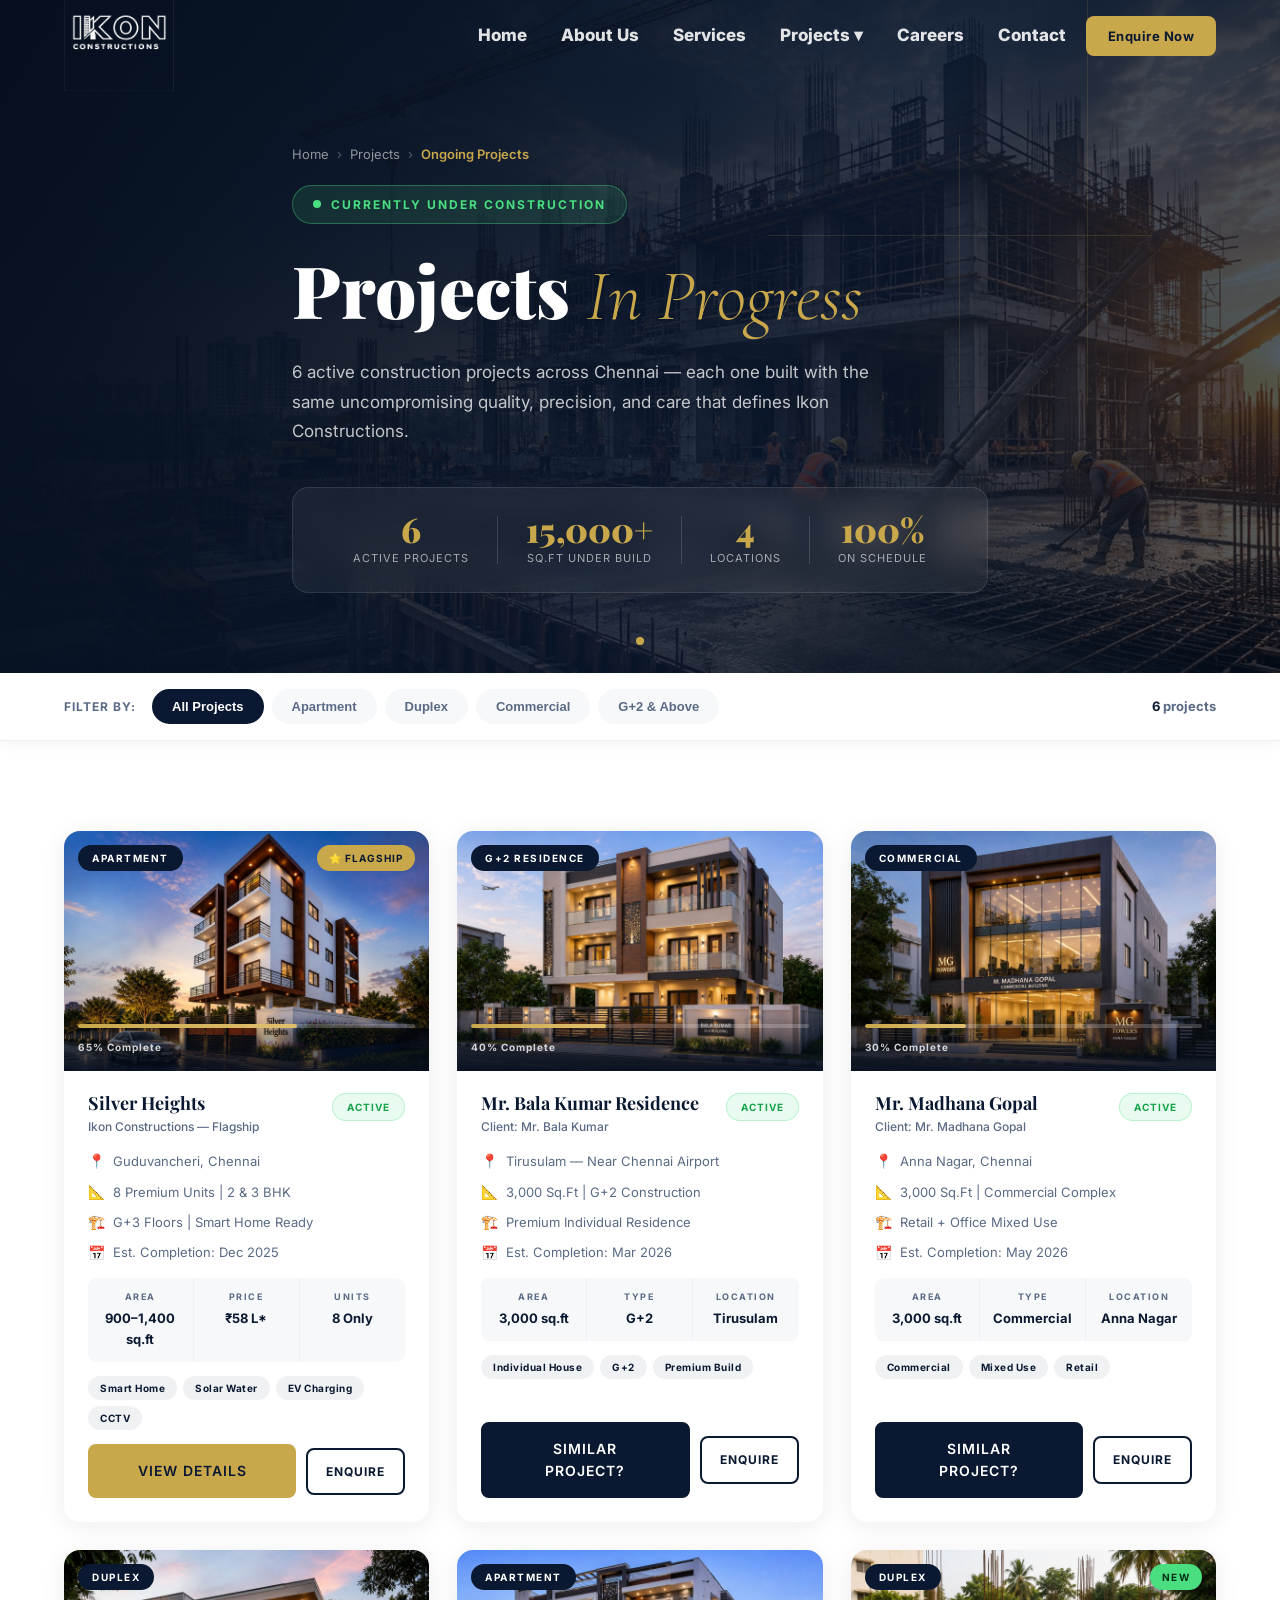
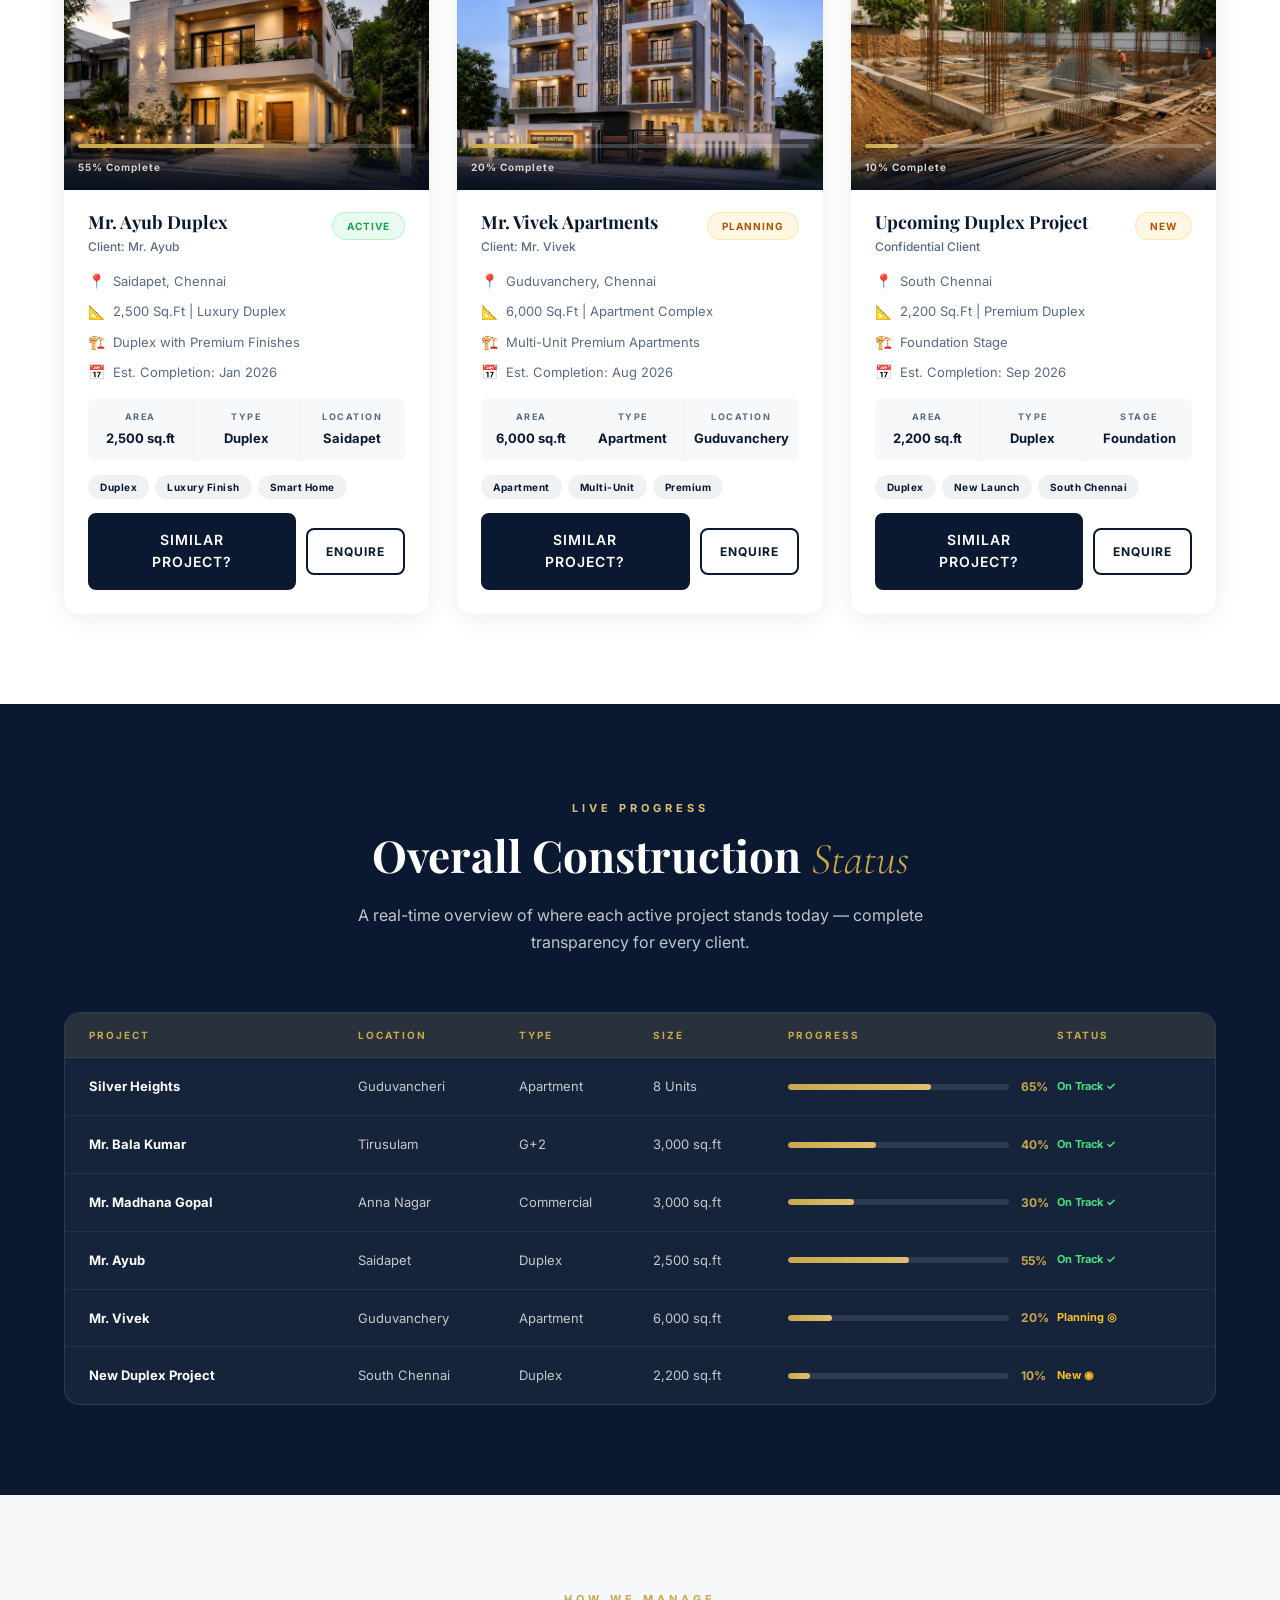
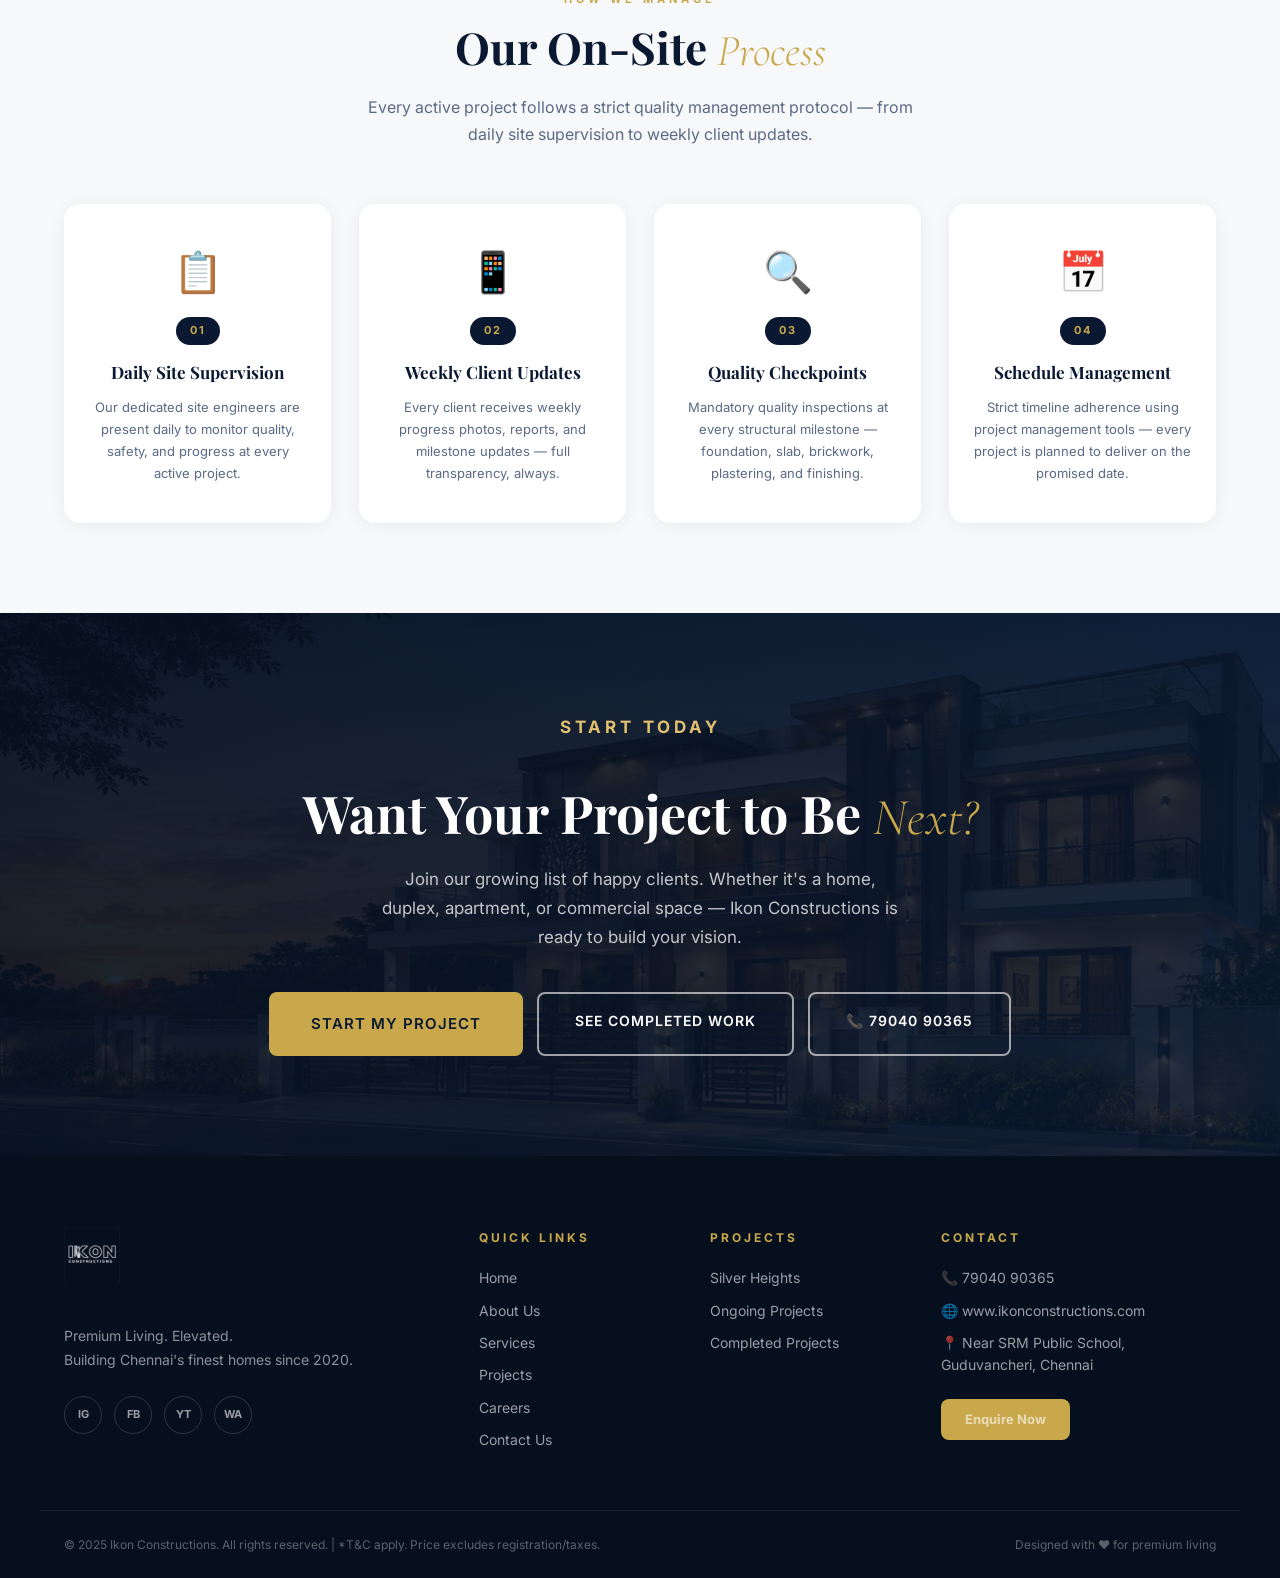
<file: ongoing-projects.html>
<!DOCTYPE html>
<html lang="en">
<head>
  <meta charset="UTF-8"/>
  <meta name="viewport" content="width=device-width, initial-scale=1.0"/>
  <title>Ongoing Projects – Ikon Constructions</title>
  <link rel="preconnect" href="https://fonts.googleapis.com"/>
  <link rel="preconnect" href="https://fonts.gstatic.com" crossorigin/>
  <link href="https://fonts.googleapis.com/css2?family=Playfair+Display:wght@400;600;700;900&family=Inter:wght@300;400;500;600;700&family=Cormorant+Garamond:ital,wght@0,300;0,600;1,300&display=swap" rel="stylesheet"/>
  <link rel="stylesheet" href="style.css"/>
  <link rel="stylesheet" href="ongoing.css"/>
</head>
<body>

  <!-- ══════════════════════ HEADER ══════════════════════ -->
  <header class="header scrolled" id="header">
    <div class="header-inner container">
      <a href="index.html" class="logo">
        <img src="images/logo.png" alt="Ikon Constructions" class="logo-img"
             onerror="this.style.display='none'; this.nextElementSibling.style.display='flex'"/>
        <div class="logo-fallback" style="display:none;align-items:center;gap:12px;">
          <div class="logo-text">
            <span class="logo-main">IKON</span>
            <span class="logo-sub">CONSTRUCTIONS</span>
          </div>
        </div>
      </a>
      <nav class="nav" id="nav">
        <a href="index.html"    class="nav-link">Home</a>
        <a href="about.html"    class="nav-link">About Us</a>
        <a href="services.html" class="nav-link">Services</a>
        <div class="nav-dropdown">
          <a href="projects.html" class="nav-link active">Projects <span class="caret">▾</span></a>
          <div class="dropdown-menu">
            <a href="silver-heights.html">Silver Heights</a>
            <a href="ongoing-projects.html" style="color:var(--gold);font-weight:700">Ongoing Projects</a>
            <a href="completed-projects.html">Completed Projects</a>
          </div>
        </div>
        <a href="careers.html"  class="nav-link">Careers</a>
        <a href="contact.html"  class="nav-link">Contact</a>
        <a href="contact.html#enquiry" class="btn-enquiry">Enquire Now</a>
      </nav>
      <button class="hamburger" id="hamburger" aria-label="Toggle menu">
        <span></span><span></span><span></span>
      </button>
    </div>
  </header>

  <!-- ══════════════════════ PAGE HERO ══════════════════════ -->
  <section class="og-hero">
    <div class="og-hero-bg">
      <img src="images/ongoing-hero.jpg" alt="Ongoing Projects"
           onerror="this.style.display='none'"/>
      <div class="og-hero-overlay"></div>
      <!-- animated build progress lines -->
      <div class="og-hero-lines">
        <div class="og-line l1"></div>
        <div class="og-line l2"></div>
        <div class="og-line l3"></div>
      </div>
    </div>
    <div class="og-hero-content container">
      <nav class="breadcrumb">
        <a href="index.html">Home</a>
        <span class="bc-sep">›</span>
        <a href="projects.html">Projects</a>
        <span class="bc-sep">›</span>
        <span>Ongoing Projects</span>
      </nav>
      <div class="og-status-badge">
        <span class="og-live-dot"></span>
        <span>Currently Under Construction</span>
      </div>
      <h1 class="og-hero-title">
        Projects <em>In Progress</em>
      </h1>
      <p class="og-hero-sub">6 active construction projects across Chennai — each one built with the same uncompromising quality, precision, and care that defines Ikon Constructions.</p>
      <div class="og-hero-stats">
        <div class="og-stat">
          <span class="og-stat-num">6</span>
          <span class="og-stat-label">Active Projects</span>
        </div>
        <div class="og-stat-div"></div>
        <div class="og-stat">
          <span class="og-stat-num">15,000+</span>
          <span class="og-stat-label">Sq.Ft Under Build</span>
        </div>
        <div class="og-stat-div"></div>
        <div class="og-stat">
          <span class="og-stat-num">4</span>
          <span class="og-stat-label">Locations</span>
        </div>
        <div class="og-stat-div"></div>
        <div class="og-stat">
          <span class="og-stat-num">100%</span>
          <span class="og-stat-label">On Schedule</span>
        </div>
      </div>
    </div>
    <div class="og-scroll-hint">
      <div class="scroll-dot"></div>
    </div>
  </section>

  <!-- ══════════════════════ FILTER BAR ══════════════════════ -->
  <div class="og-filter-bar">
    <div class="container og-filter-inner">
      <span class="og-filter-label">Filter by:</span>
      <div class="og-filter-btns">
        <button class="og-filter-btn active" data-filter="all">All Projects</button>
        <button class="og-filter-btn" data-filter="apartment">Apartment</button>
        <button class="og-filter-btn" data-filter="duplex">Duplex</button>
        <button class="og-filter-btn" data-filter="commercial">Commercial</button>
        <button class="og-filter-btn" data-filter="g2">G+2 & Above</button>
      </div>
      <span class="og-count"><span id="visibleCount">6</span> projects</span>
    </div>
  </div>

  <!-- ══════════════════════ PROJECTS GRID ══════════════════════ -->
  <section class="og-projects section-pad">
    <div class="container">
      <div class="og-grid" id="ogGrid">

        <!-- ── PROJECT 1: SILVER HEIGHTS ── -->
        <div class="og-card" data-cat="apartment">
          <div class="og-card-img-wrap">
            <img src="images/silver-heights.jpg" alt="Silver Heights"
                 onerror="this.parentElement.classList.add('og-img-fallback og-fb-1')"/>
            <div class="og-card-overlay">
              <span class="og-overlay-icon">🏢</span>
            </div>
            <div class="og-type-badge">Apartment</div>
            <div class="og-flagship-badge">⭐ Flagship</div>
            <div class="og-progress-wrap">
              <div class="og-progress-bar" style="--prog:65%"></div>
              <span class="og-progress-label">65% Complete</span>
            </div>
          </div>
          <div class="og-card-body">
            <div class="og-card-header">
              <div>
                <h3 class="og-project-name">Silver Heights</h3>
                <p class="og-client-name">Ikon Constructions — Flagship</p>
              </div>
              <div class="og-status-chip active">Active</div>
            </div>
            <div class="og-card-meta">
              <div class="og-meta-item">
                <span class="og-meta-icon">📍</span>
                <span>Guduvancheri, Chennai</span>
              </div>
              <div class="og-meta-item">
                <span class="og-meta-icon">📐</span>
                <span>8 Premium Units | 2 & 3 BHK</span>
              </div>
              <div class="og-meta-item">
                <span class="og-meta-icon">🏗️</span>
                <span>G+3 Floors | Smart Home Ready</span>
              </div>
              <div class="og-meta-item">
                <span class="og-meta-icon">📅</span>
                <span>Est. Completion: Dec 2025</span>
              </div>
            </div>
            <div class="og-card-specs">
              <div class="og-spec"><span class="og-spec-label">Area</span><span class="og-spec-val">900–1,400 sq.ft</span></div>
              <div class="og-spec"><span class="og-spec-label">Price</span><span class="og-spec-val">₹58 L*</span></div>
              <div class="og-spec"><span class="og-spec-label">Units</span><span class="og-spec-val">8 Only</span></div>
            </div>
            <div class="og-card-tags">
              <span>Smart Home</span><span>Solar Water</span><span>EV Charging</span><span>CCTV</span>
            </div>
            <div class="og-card-cta">
              <a href="silver-heights.html" class="btn-primary gold" style="flex:1;text-align:center">View Details</a>
              <a href="contact.html#enquiry" class="og-enquire-btn">Enquire</a>
            </div>
          </div>
        </div>

        <!-- ── PROJECT 2: MR. BALA KUMAR ── -->
        <div class="og-card" data-cat="g2">
          <div class="og-card-img-wrap">
            <img src="images/project-balakumar.jpg" alt="Bala Kumar G+2"
                 onerror="this.parentElement.classList.add('og-img-fallback og-fb-2')"/>
            <div class="og-card-overlay">
              <span class="og-overlay-icon">🏠</span>
            </div>
            <div class="og-type-badge">G+2 Residence</div>
            <div class="og-progress-wrap">
              <div class="og-progress-bar" style="--prog:40%"></div>
              <span class="og-progress-label">40% Complete</span>
            </div>
          </div>
          <div class="og-card-body">
            <div class="og-card-header">
              <div>
                <h3 class="og-project-name">Mr. Bala Kumar Residence</h3>
                <p class="og-client-name">Client: Mr. Bala Kumar</p>
              </div>
              <div class="og-status-chip active">Active</div>
            </div>
            <div class="og-card-meta">
              <div class="og-meta-item">
                <span class="og-meta-icon">📍</span>
                <span>Tirusulam — Near Chennai Airport</span>
              </div>
              <div class="og-meta-item">
                <span class="og-meta-icon">📐</span>
                <span>3,000 Sq.Ft | G+2 Construction</span>
              </div>
              <div class="og-meta-item">
                <span class="og-meta-icon">🏗️</span>
                <span>Premium Individual Residence</span>
              </div>
              <div class="og-meta-item">
                <span class="og-meta-icon">📅</span>
                <span>Est. Completion: Mar 2026</span>
              </div>
            </div>
            <div class="og-card-specs">
              <div class="og-spec"><span class="og-spec-label">Area</span><span class="og-spec-val">3,000 sq.ft</span></div>
              <div class="og-spec"><span class="og-spec-label">Type</span><span class="og-spec-val">G+2</span></div>
              <div class="og-spec"><span class="og-spec-label">Location</span><span class="og-spec-val">Tirusulam</span></div>
            </div>
            <div class="og-card-tags">
              <span>Individual House</span><span>G+2</span><span>Premium Build</span>
            </div>
            <div class="og-card-cta">
              <a href="contact.html#enquiry" class="btn-primary" style="flex:1;text-align:center">Similar Project?</a>
              <a href="contact.html#enquiry" class="og-enquire-btn">Enquire</a>
            </div>
          </div>
        </div>

        <!-- ── PROJECT 3: MR. MADHANA GOPAL ── -->
        <div class="og-card" data-cat="commercial">
          <div class="og-card-img-wrap">
            <img src="images/project-madhangopal.jpg" alt="Commercial Anna Nagar"
                 onerror="this.parentElement.classList.add('og-img-fallback og-fb-3')"/>
            <div class="og-card-overlay">
              <span class="og-overlay-icon">🏗️</span>
            </div>
            <div class="og-type-badge">Commercial</div>
            <div class="og-progress-wrap">
              <div class="og-progress-bar" style="--prog:30%"></div>
              <span class="og-progress-label">30% Complete</span>
            </div>
          </div>
          <div class="og-card-body">
            <div class="og-card-header">
              <div>
                <h3 class="og-project-name">Mr. Madhana Gopal</h3>
                <p class="og-client-name">Client: Mr. Madhana Gopal</p>
              </div>
              <div class="og-status-chip active">Active</div>
            </div>
            <div class="og-card-meta">
              <div class="og-meta-item">
                <span class="og-meta-icon">📍</span>
                <span>Anna Nagar, Chennai</span>
              </div>
              <div class="og-meta-item">
                <span class="og-meta-icon">📐</span>
                <span>3,000 Sq.Ft | Commercial Complex</span>
              </div>
              <div class="og-meta-item">
                <span class="og-meta-icon">🏗️</span>
                <span>Retail + Office Mixed Use</span>
              </div>
              <div class="og-meta-item">
                <span class="og-meta-icon">📅</span>
                <span>Est. Completion: May 2026</span>
              </div>
            </div>
            <div class="og-card-specs">
              <div class="og-spec"><span class="og-spec-label">Area</span><span class="og-spec-val">3,000 sq.ft</span></div>
              <div class="og-spec"><span class="og-spec-label">Type</span><span class="og-spec-val">Commercial</span></div>
              <div class="og-spec"><span class="og-spec-label">Location</span><span class="og-spec-val">Anna Nagar</span></div>
            </div>
            <div class="og-card-tags">
              <span>Commercial</span><span>Mixed Use</span><span>Retail</span>
            </div>
            <div class="og-card-cta">
              <a href="contact.html#enquiry" class="btn-primary" style="flex:1;text-align:center">Similar Project?</a>
              <a href="contact.html#enquiry" class="og-enquire-btn">Enquire</a>
            </div>
          </div>
        </div>

        <!-- ── PROJECT 4: MR. AYUB ── -->
        <div class="og-card" data-cat="duplex">
          <div class="og-card-img-wrap">
            <img src="images/project-ayub.jpg" alt="Mr Ayub Duplex Saidapet"
                 onerror="this.parentElement.classList.add('og-img-fallback og-fb-4')"/>
            <div class="og-card-overlay">
              <span class="og-overlay-icon">🏠</span>
            </div>
            <div class="og-type-badge">Duplex</div>
            <div class="og-progress-wrap">
              <div class="og-progress-bar" style="--prog:55%"></div>
              <span class="og-progress-label">55% Complete</span>
            </div>
          </div>
          <div class="og-card-body">
            <div class="og-card-header">
              <div>
                <h3 class="og-project-name">Mr. Ayub Duplex</h3>
                <p class="og-client-name">Client: Mr. Ayub</p>
              </div>
              <div class="og-status-chip active">Active</div>
            </div>
            <div class="og-card-meta">
              <div class="og-meta-item">
                <span class="og-meta-icon">📍</span>
                <span>Saidapet, Chennai</span>
              </div>
              <div class="og-meta-item">
                <span class="og-meta-icon">📐</span>
                <span>2,500 Sq.Ft | Luxury Duplex</span>
              </div>
              <div class="og-meta-item">
                <span class="og-meta-icon">🏗️</span>
                <span>Duplex with Premium Finishes</span>
              </div>
              <div class="og-meta-item">
                <span class="og-meta-icon">📅</span>
                <span>Est. Completion: Jan 2026</span>
              </div>
            </div>
            <div class="og-card-specs">
              <div class="og-spec"><span class="og-spec-label">Area</span><span class="og-spec-val">2,500 sq.ft</span></div>
              <div class="og-spec"><span class="og-spec-label">Type</span><span class="og-spec-val">Duplex</span></div>
              <div class="og-spec"><span class="og-spec-label">Location</span><span class="og-spec-val">Saidapet</span></div>
            </div>
            <div class="og-card-tags">
              <span>Duplex</span><span>Luxury Finish</span><span>Smart Home</span>
            </div>
            <div class="og-card-cta">
              <a href="contact.html#enquiry" class="btn-primary" style="flex:1;text-align:center">Similar Project?</a>
              <a href="contact.html#enquiry" class="og-enquire-btn">Enquire</a>
            </div>
          </div>
        </div>

        <!-- ── PROJECT 5: MR. VIVEK ── -->
        <div class="og-card" data-cat="apartment">
          <div class="og-card-img-wrap">
            <img src="images/project-vivek.jpg" alt="Mr Vivek Apartment Guduvanchery"
                 onerror="this.parentElement.classList.add('og-img-fallback og-fb-5')"/>
            <div class="og-card-overlay">
              <span class="og-overlay-icon">🏢</span>
            </div>
            <div class="og-type-badge">Apartment</div>
            <div class="og-progress-wrap">
              <div class="og-progress-bar" style="--prog:20%"></div>
              <span class="og-progress-label">20% Complete</span>
            </div>
          </div>
          <div class="og-card-body">
            <div class="og-card-header">
              <div>
                <h3 class="og-project-name">Mr. Vivek Apartments</h3>
                <p class="og-client-name">Client: Mr. Vivek</p>
              </div>
              <div class="og-status-chip planning">Planning</div>
            </div>
            <div class="og-card-meta">
              <div class="og-meta-item">
                <span class="og-meta-icon">📍</span>
                <span>Guduvanchery, Chennai</span>
              </div>
              <div class="og-meta-item">
                <span class="og-meta-icon">📐</span>
                <span>6,000 Sq.Ft | Apartment Complex</span>
              </div>
              <div class="og-meta-item">
                <span class="og-meta-icon">🏗️</span>
                <span>Multi-Unit Premium Apartments</span>
              </div>
              <div class="og-meta-item">
                <span class="og-meta-icon">📅</span>
                <span>Est. Completion: Aug 2026</span>
              </div>
            </div>
            <div class="og-card-specs">
              <div class="og-spec"><span class="og-spec-label">Area</span><span class="og-spec-val">6,000 sq.ft</span></div>
              <div class="og-spec"><span class="og-spec-label">Type</span><span class="og-spec-val">Apartment</span></div>
              <div class="og-spec"><span class="og-spec-label">Location</span><span class="og-spec-val">Guduvanchery</span></div>
            </div>
            <div class="og-card-tags">
              <span>Apartment</span><span>Multi-Unit</span><span>Premium</span>
            </div>
            <div class="og-card-cta">
              <a href="contact.html#enquiry" class="btn-primary" style="flex:1;text-align:center">Similar Project?</a>
              <a href="contact.html#enquiry" class="og-enquire-btn">Enquire</a>
            </div>
          </div>
        </div>

        <!-- ── PROJECT 6: NEW PROJECT ── -->
        <div class="og-card" data-cat="duplex">
          <div class="og-card-img-wrap">
            <img src="images/project-new.jpg" alt="New Project"
                 onerror="this.parentElement.classList.add('og-img-fallback og-fb-6')"/>
            <div class="og-card-overlay">
              <span class="og-overlay-icon">🏡</span>
            </div>
            <div class="og-type-badge">Duplex</div>
            <div class="og-new-badge">New</div>
            <div class="og-progress-wrap">
              <div class="og-progress-bar" style="--prog:10%"></div>
              <span class="og-progress-label">10% Complete</span>
            </div>
          </div>
          <div class="og-card-body">
            <div class="og-card-header">
              <div>
                <h3 class="og-project-name">Upcoming Duplex Project</h3>
                <p class="og-client-name">Confidential Client</p>
              </div>
              <div class="og-status-chip planning">New</div>
            </div>
            <div class="og-card-meta">
              <div class="og-meta-item">
                <span class="og-meta-icon">📍</span>
                <span>South Chennai</span>
              </div>
              <div class="og-meta-item">
                <span class="og-meta-icon">📐</span>
                <span>2,200 Sq.Ft | Premium Duplex</span>
              </div>
              <div class="og-meta-item">
                <span class="og-meta-icon">🏗️</span>
                <span>Foundation Stage</span>
              </div>
              <div class="og-meta-item">
                <span class="og-meta-icon">📅</span>
                <span>Est. Completion: Sep 2026</span>
              </div>
            </div>
            <div class="og-card-specs">
              <div class="og-spec"><span class="og-spec-label">Area</span><span class="og-spec-val">2,200 sq.ft</span></div>
              <div class="og-spec"><span class="og-spec-label">Type</span><span class="og-spec-val">Duplex</span></div>
              <div class="og-spec"><span class="og-spec-label">Stage</span><span class="og-spec-val">Foundation</span></div>
            </div>
            <div class="og-card-tags">
              <span>Duplex</span><span>New Launch</span><span>South Chennai</span>
            </div>
            <div class="og-card-cta">
              <a href="contact.html#enquiry" class="btn-primary" style="flex:1;text-align:center">Similar Project?</a>
              <a href="contact.html#enquiry" class="og-enquire-btn">Enquire</a>
            </div>
          </div>
        </div>

      </div><!-- /og-grid -->

      <!-- No results message -->
      <div class="og-no-results" id="ogNoResults" style="display:none">
        <div class="og-no-icon">🏗️</div>
        <h3>No projects found</h3>
        <p>Try selecting a different filter above.</p>
      </div>
    </div>
  </section>

  <!-- ══════════════════════ CONSTRUCTION PROGRESS ══════════════════════ -->
  <section class="og-progress-section section-pad bg-navy">
    <div class="container">
      <div class="section-header center white">
        <p class="section-eyebrow light">Live Progress</p>
        <h2 class="section-title white">Overall Construction <em>Status</em></h2>
        <p class="section-desc white">A real-time overview of where each active project stands today — complete transparency for every client.</p>
      </div>
      <div class="og-progress-table reveal-up">
        <div class="opt-header">
          <span>Project</span>
          <span>Location</span>
          <span>Type</span>
          <span>Size</span>
          <span>Progress</span>
          <span>Status</span>
        </div>
        <div class="opt-row">
          <span class="opt-name">Silver Heights</span>
          <span>Guduvancheri</span>
          <span>Apartment</span>
          <span>8 Units</span>
          <div class="opt-bar-wrap"><div class="opt-bar" style="--p:65%"></div><span>65%</span></div>
          <span class="opt-status on-track">On Track ✓</span>
        </div>
        <div class="opt-row">
          <span class="opt-name">Mr. Bala Kumar</span>
          <span>Tirusulam</span>
          <span>G+2</span>
          <span>3,000 sq.ft</span>
          <div class="opt-bar-wrap"><div class="opt-bar" style="--p:40%"></div><span>40%</span></div>
          <span class="opt-status on-track">On Track ✓</span>
        </div>
        <div class="opt-row">
          <span class="opt-name">Mr. Madhana Gopal</span>
          <span>Anna Nagar</span>
          <span>Commercial</span>
          <span>3,000 sq.ft</span>
          <div class="opt-bar-wrap"><div class="opt-bar" style="--p:30%"></div><span>30%</span></div>
          <span class="opt-status on-track">On Track ✓</span>
        </div>
        <div class="opt-row">
          <span class="opt-name">Mr. Ayub</span>
          <span>Saidapet</span>
          <span>Duplex</span>
          <span>2,500 sq.ft</span>
          <div class="opt-bar-wrap"><div class="opt-bar" style="--p:55%"></div><span>55%</span></div>
          <span class="opt-status on-track">On Track ✓</span>
        </div>
        <div class="opt-row">
          <span class="opt-name">Mr. Vivek</span>
          <span>Guduvanchery</span>
          <span>Apartment</span>
          <span>6,000 sq.ft</span>
          <div class="opt-bar-wrap"><div class="opt-bar" style="--p:20%"></div><span>20%</span></div>
          <span class="opt-status planning">Planning ◎</span>
        </div>
        <div class="opt-row">
          <span class="opt-name">New Duplex Project</span>
          <span>South Chennai</span>
          <span>Duplex</span>
          <span>2,200 sq.ft</span>
          <div class="opt-bar-wrap"><div class="opt-bar" style="--p:10%"></div><span>10%</span></div>
          <span class="opt-status planning">New ◉</span>
        </div>
      </div>
    </div>
  </section>

  <!-- ══════════════════════ PROCESS REMINDER ══════════════════════ -->
  <section class="og-process section-pad bg-light">
    <div class="container">
      <div class="section-header center">
        <p class="section-eyebrow">How We Manage</p>
        <h2 class="section-title">Our On-Site <em>Process</em></h2>
        <p class="section-desc">Every active project follows a strict quality management protocol — from daily site supervision to weekly client updates.</p>
      </div>
      <div class="og-process-steps reveal-up">
        <div class="og-proc-step">
          <div class="og-proc-icon">📋</div>
          <div class="og-proc-num">01</div>
          <h4>Daily Site Supervision</h4>
          <p>Our dedicated site engineers are present daily to monitor quality, safety, and progress at every active project.</p>
        </div>
        <div class="og-proc-step">
          <div class="og-proc-icon">📱</div>
          <div class="og-proc-num">02</div>
          <h4>Weekly Client Updates</h4>
          <p>Every client receives weekly progress photos, reports, and milestone updates — full transparency, always.</p>
        </div>
        <div class="og-proc-step">
          <div class="og-proc-icon">🔍</div>
          <div class="og-proc-num">03</div>
          <h4>Quality Checkpoints</h4>
          <p>Mandatory quality inspections at every structural milestone — foundation, slab, brickwork, plastering, and finishing.</p>
        </div>
        <div class="og-proc-step">
          <div class="og-proc-icon">📅</div>
          <div class="og-proc-num">04</div>
          <h4>Schedule Management</h4>
          <p>Strict timeline adherence using project management tools — every project is planned to deliver on the promised date.</p>
        </div>
      </div>
    </div>
  </section>

  <!-- ══════════════════════ START YOUR PROJECT CTA ══════════════════════ -->
  <section class="og-cta-banner">
    <div class="og-cta-bg">
      <img src="images/cta-bg.jpg" alt="" onerror="this.style.display='none'"/>
      <div class="og-cta-overlay"></div>
    </div>
    <div class="og-cta-content container">
      <p class="section-eyebrow light">Start Today</p>
      <h2>Want Your Project to Be <em>Next?</em></h2>
      <p>Join our growing list of happy clients. Whether it's a home, duplex, apartment, or commercial space — Ikon Constructions is ready to build your vision.</p>
      <div class="og-cta-actions">
        <a href="contact.html#enquiry" class="btn-primary gold large">Start My Project</a>
        <a href="completed-projects.html" class="btn-outline-white large">See Completed Work</a>
        <a href="tel:+917904090365" class="btn-outline-white large">📞 79040 90365</a>
      </div>
    </div>
  </section>

  <!-- ══════════════════════ FOOTER ══════════════════════ -->
  <footer class="footer">
    <div class="footer-top container">
      <div class="footer-brand">
        <div class="footer-logo">
          <img src="images/logo.png" alt="Ikon Constructions" class="footer-logo-img"
               onerror="this.style.display='none'"/>
        </div>
        <p class="footer-tagline">Premium Living. Elevated.<br/>Building Chennai's finest homes since 2020.</p>
        <div class="footer-socials">
          <a href="#" class="social-link">IG</a>
          <a href="#" class="social-link">FB</a>
          <a href="#" class="social-link">YT</a>
          <a href="#" class="social-link">WA</a>
        </div>
      </div>
      <div class="footer-links">
        <h4>Quick Links</h4>
        <a href="index.html">Home</a>
        <a href="about.html">About Us</a>
        <a href="services.html">Services</a>
        <a href="projects.html">Projects</a>
        <a href="careers.html">Careers</a>
        <a href="contact.html">Contact Us</a>
      </div>
      <div class="footer-links">
        <h4>Projects</h4>
        <a href="silver-heights.html">Silver Heights</a>
        <a href="ongoing-projects.html">Ongoing Projects</a>
        <a href="completed-projects.html">Completed Projects</a>
      </div>
      <div class="footer-contact">
        <h4>Contact</h4>
        <p>📞 <a href="tel:+917904090365">79040 90365</a></p>
        <p>🌐 <a href="http://www.ikonconstructions.com">www.ikonconstructions.com</a></p>
        <p>📍 Near SRM Public School,<br/>Guduvancheri, Chennai</p>
        <a href="contact.html#enquiry" class="btn-enquiry-footer">Enquire Now</a>
      </div>
    </div>
    <div class="footer-bottom container">
      <p>© 2025 Ikon Constructions. All rights reserved. | *T&C apply. Price excludes registration/taxes.</p>
      <p>Designed with ♥ for premium living</p>
    </div>
  </footer>

  <a href="contact.html#enquiry" class="floating-enquiry" id="floatingEnquiry">
    <span>Enquire Now</span>
  </a>

  <script src="script.js"></script>
  <script src="ongoing.js"></script>
</body>
</html>
</file>
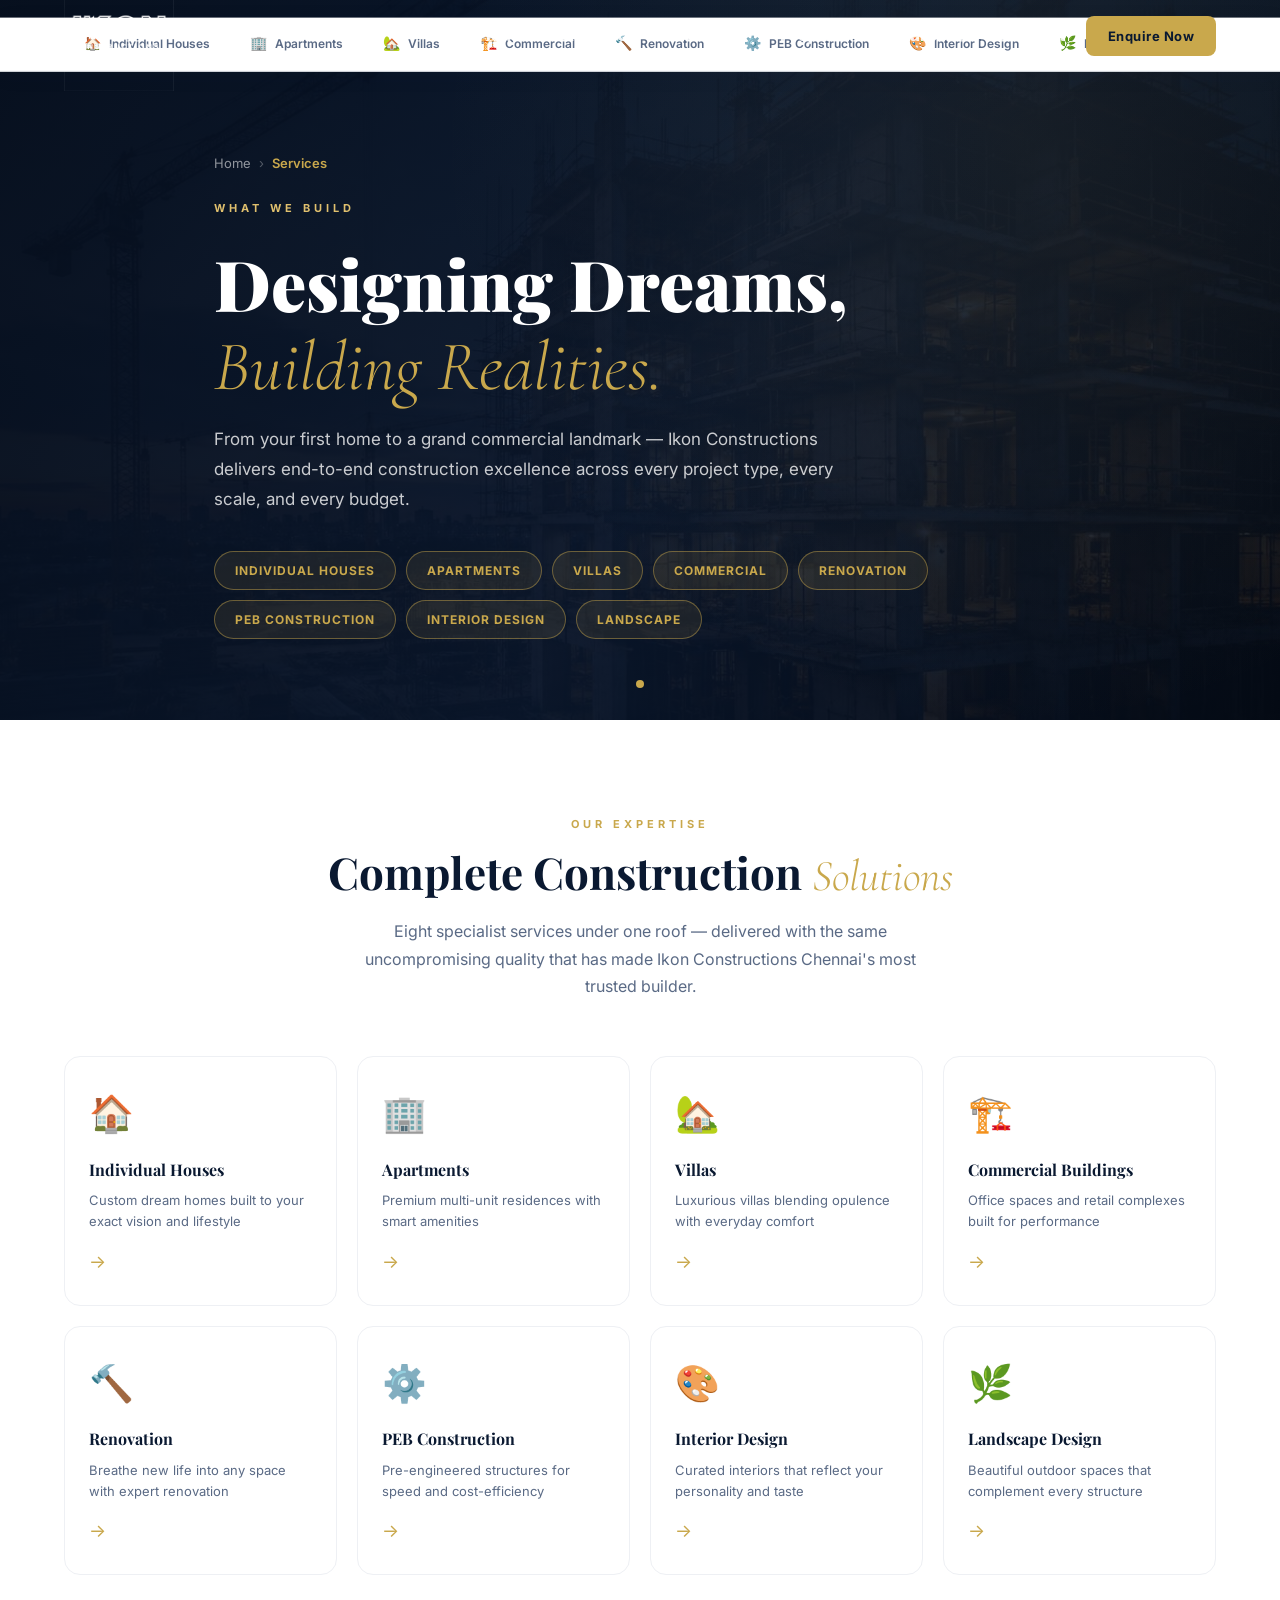
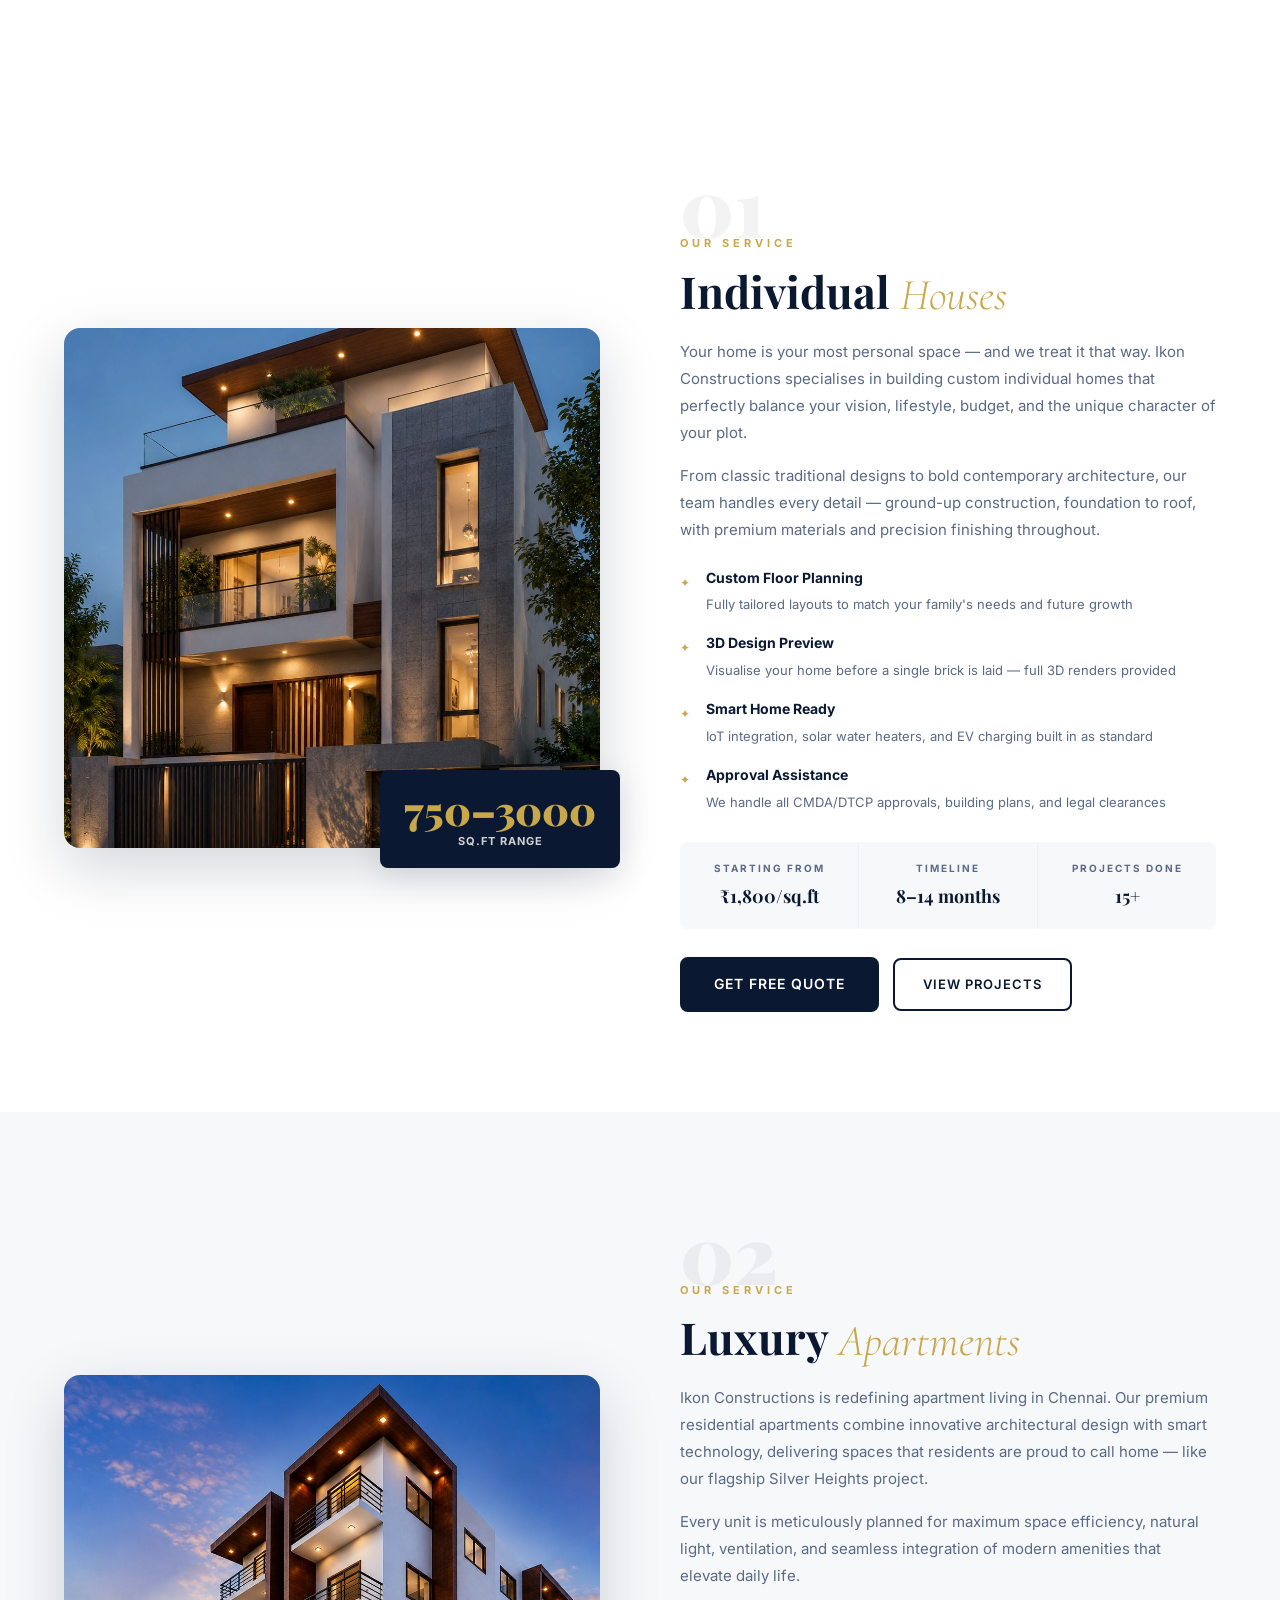
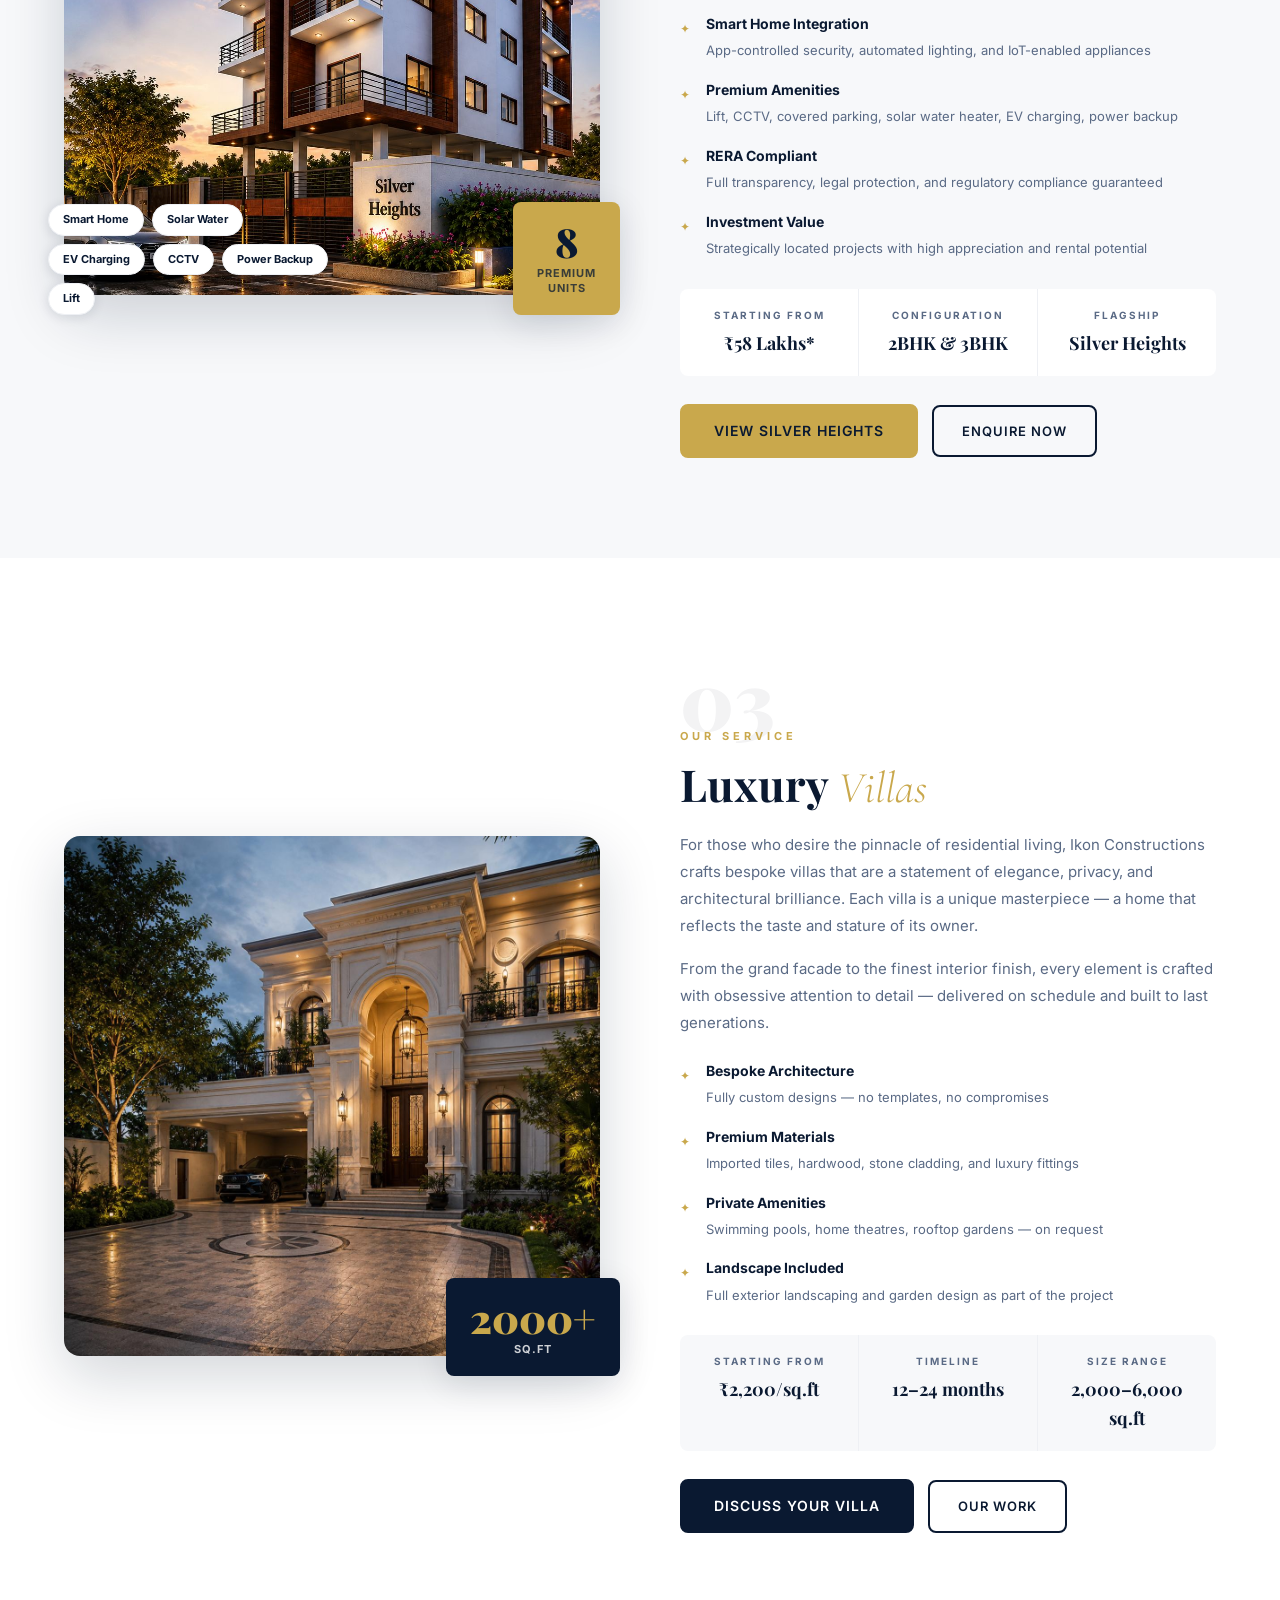
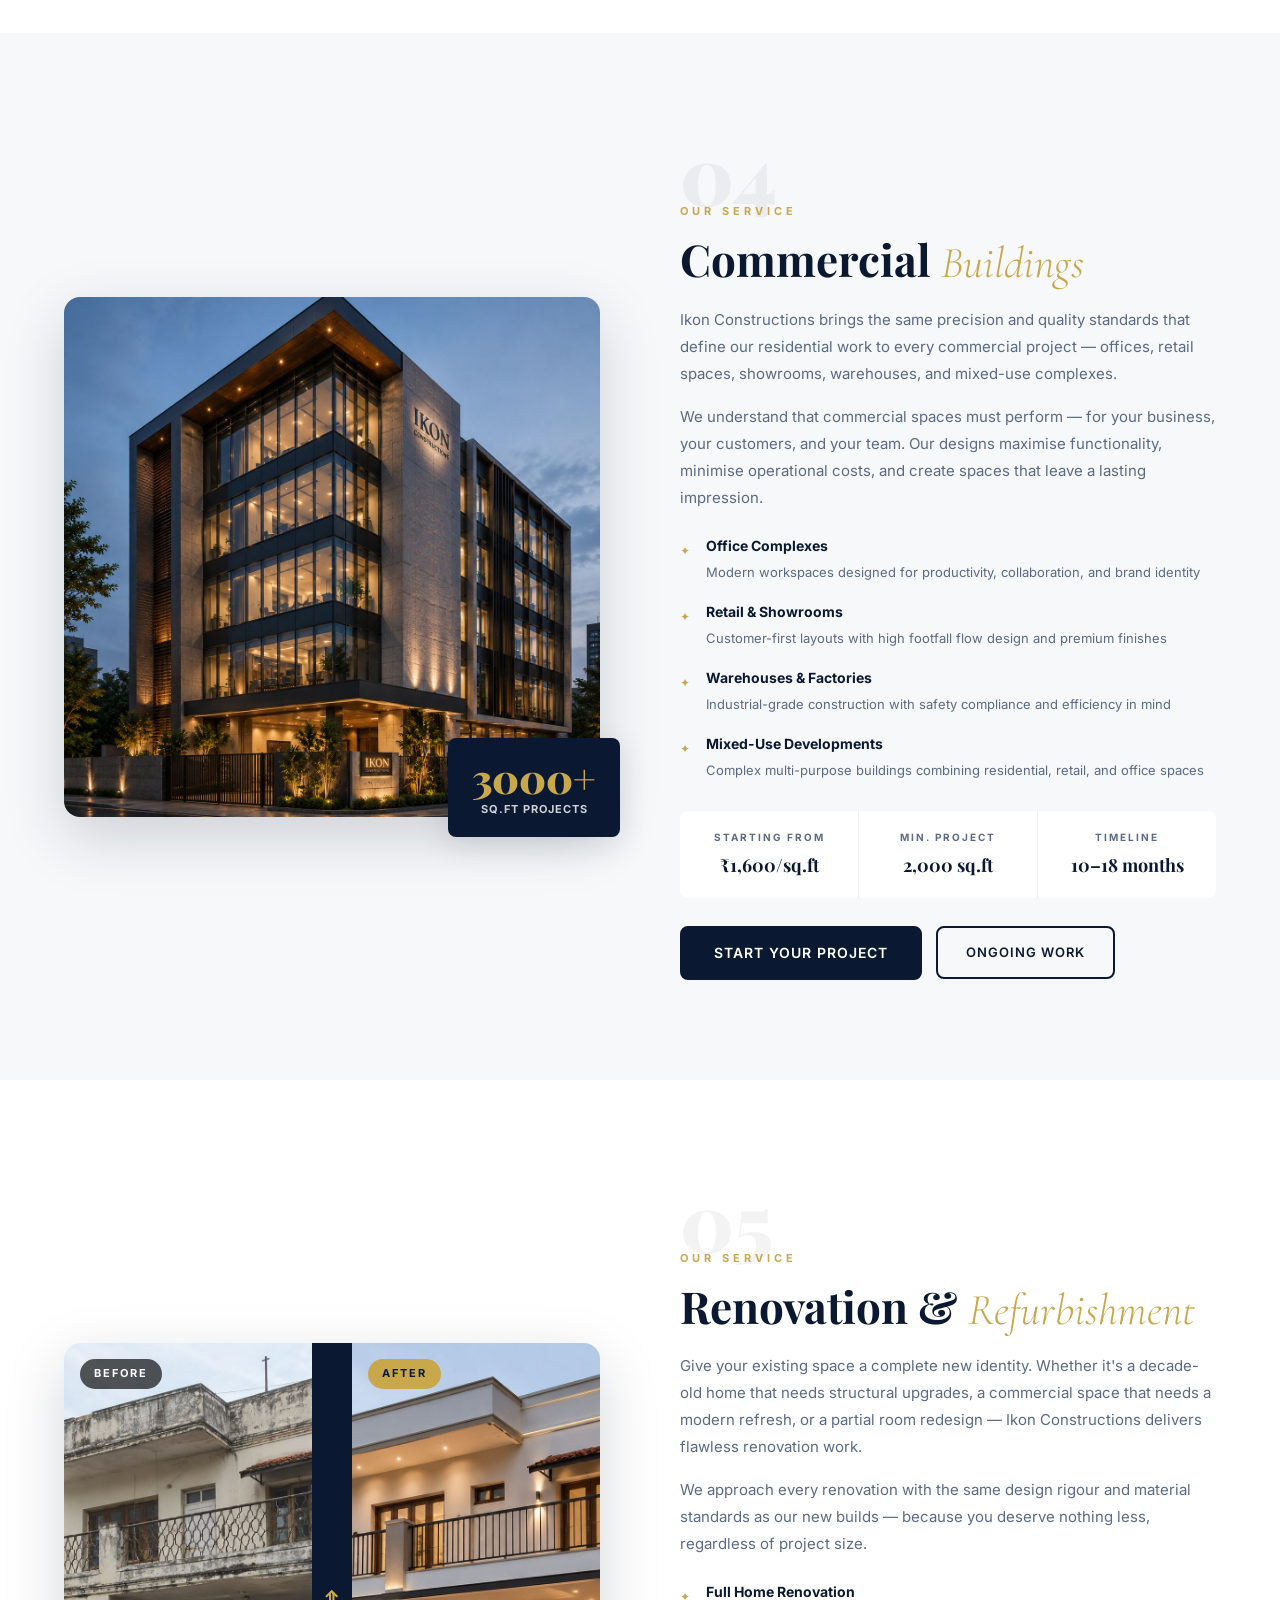
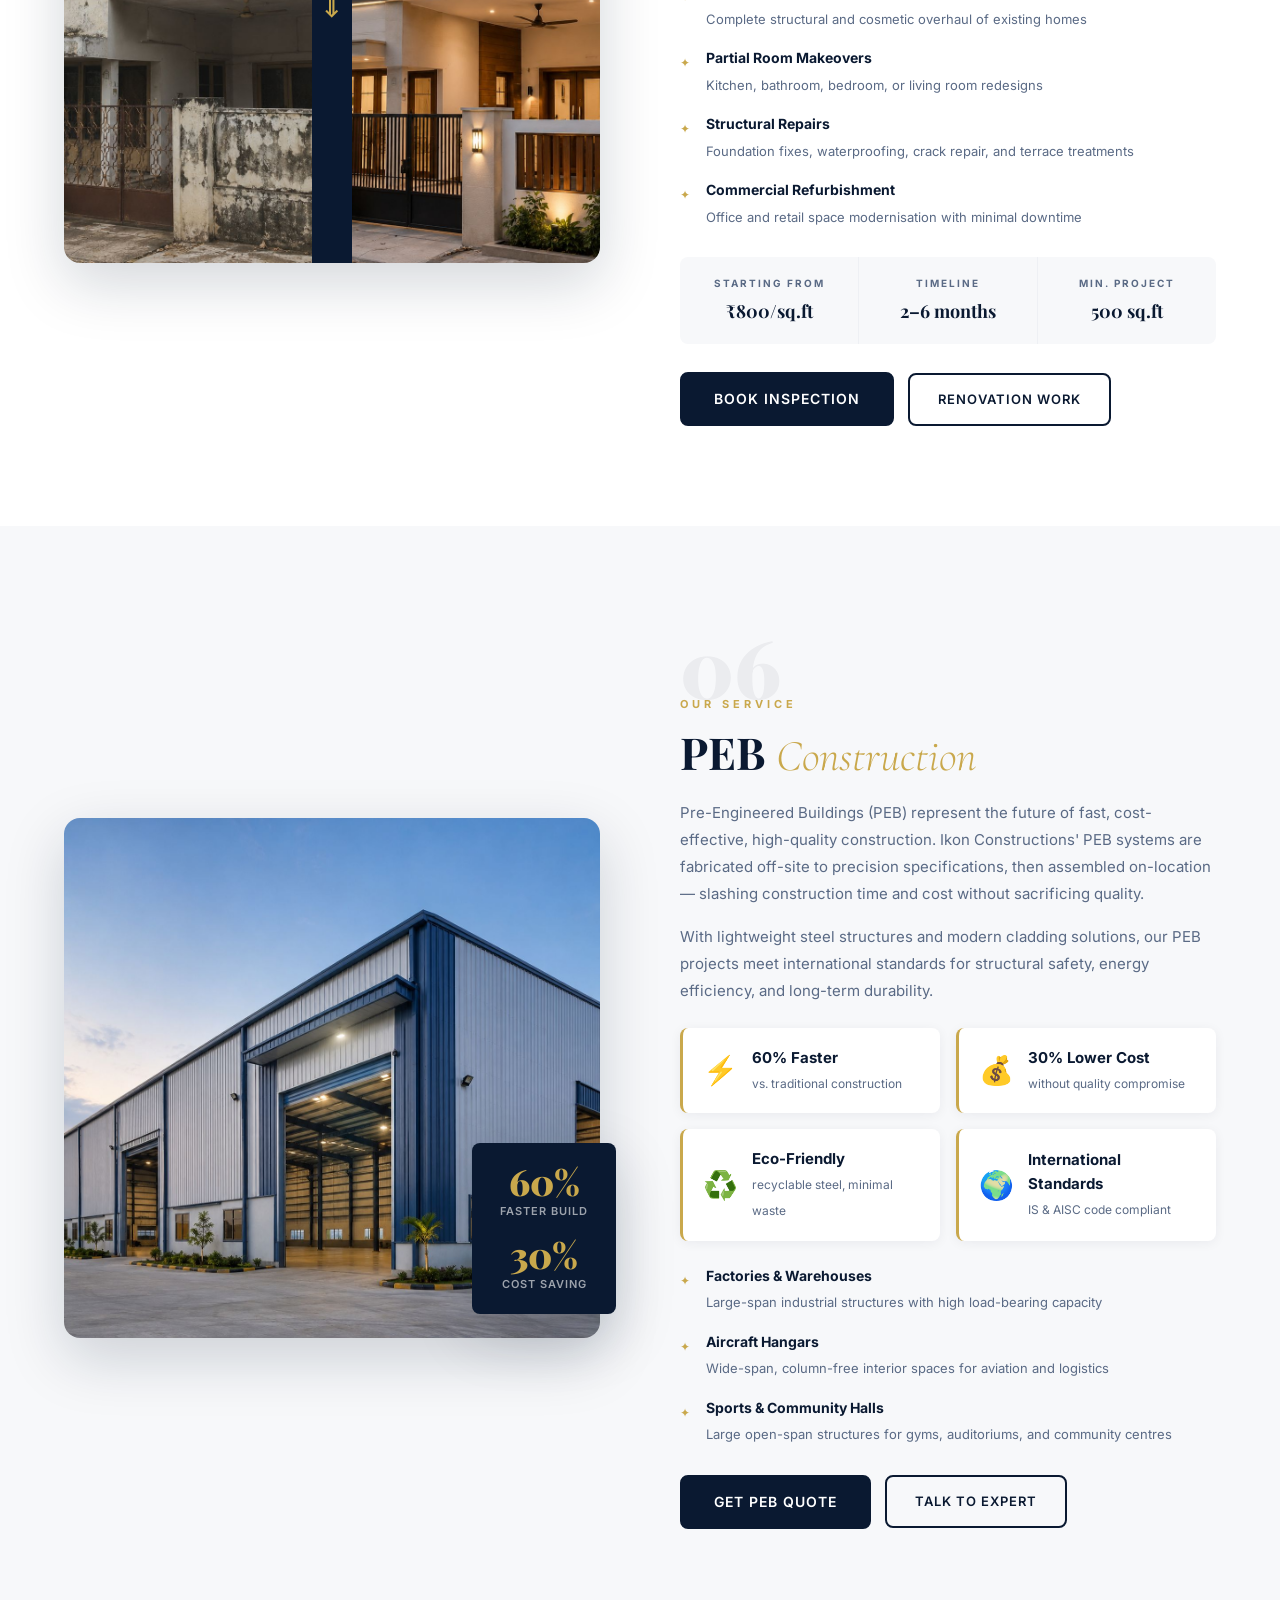
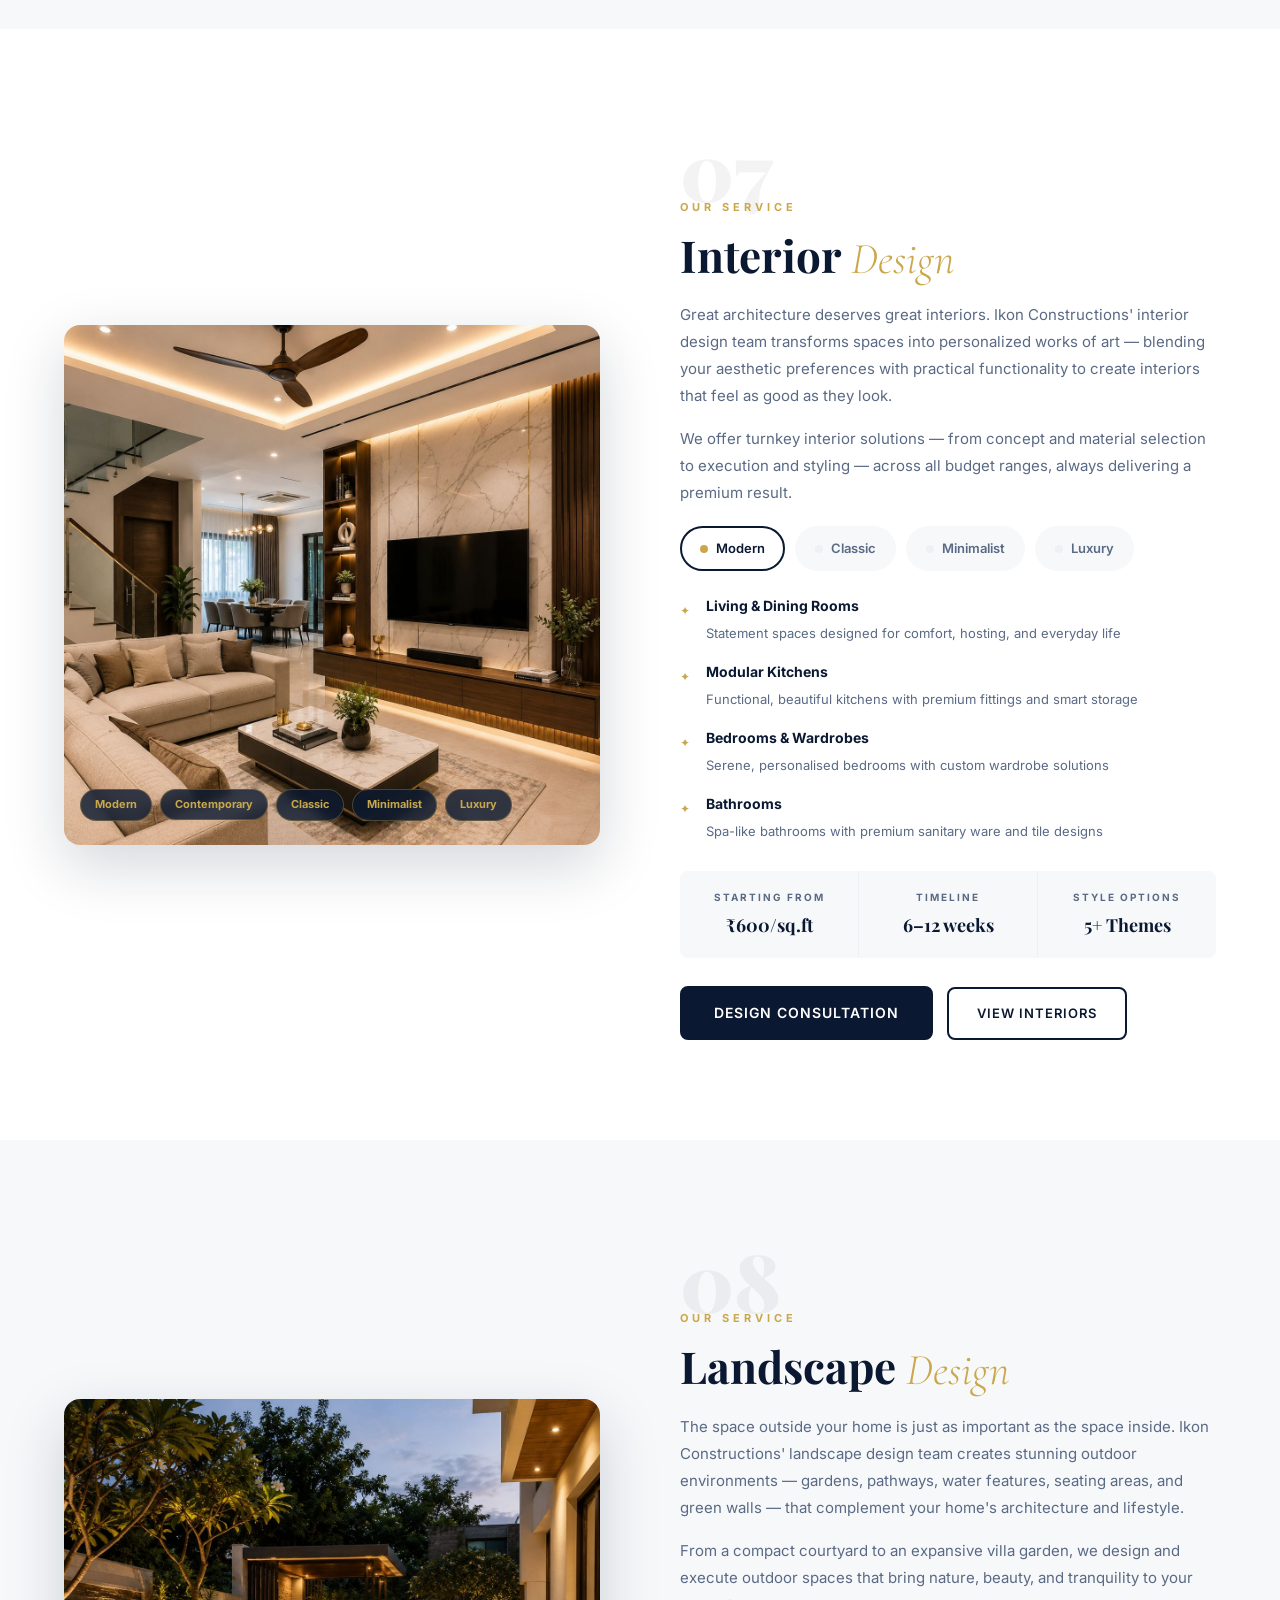
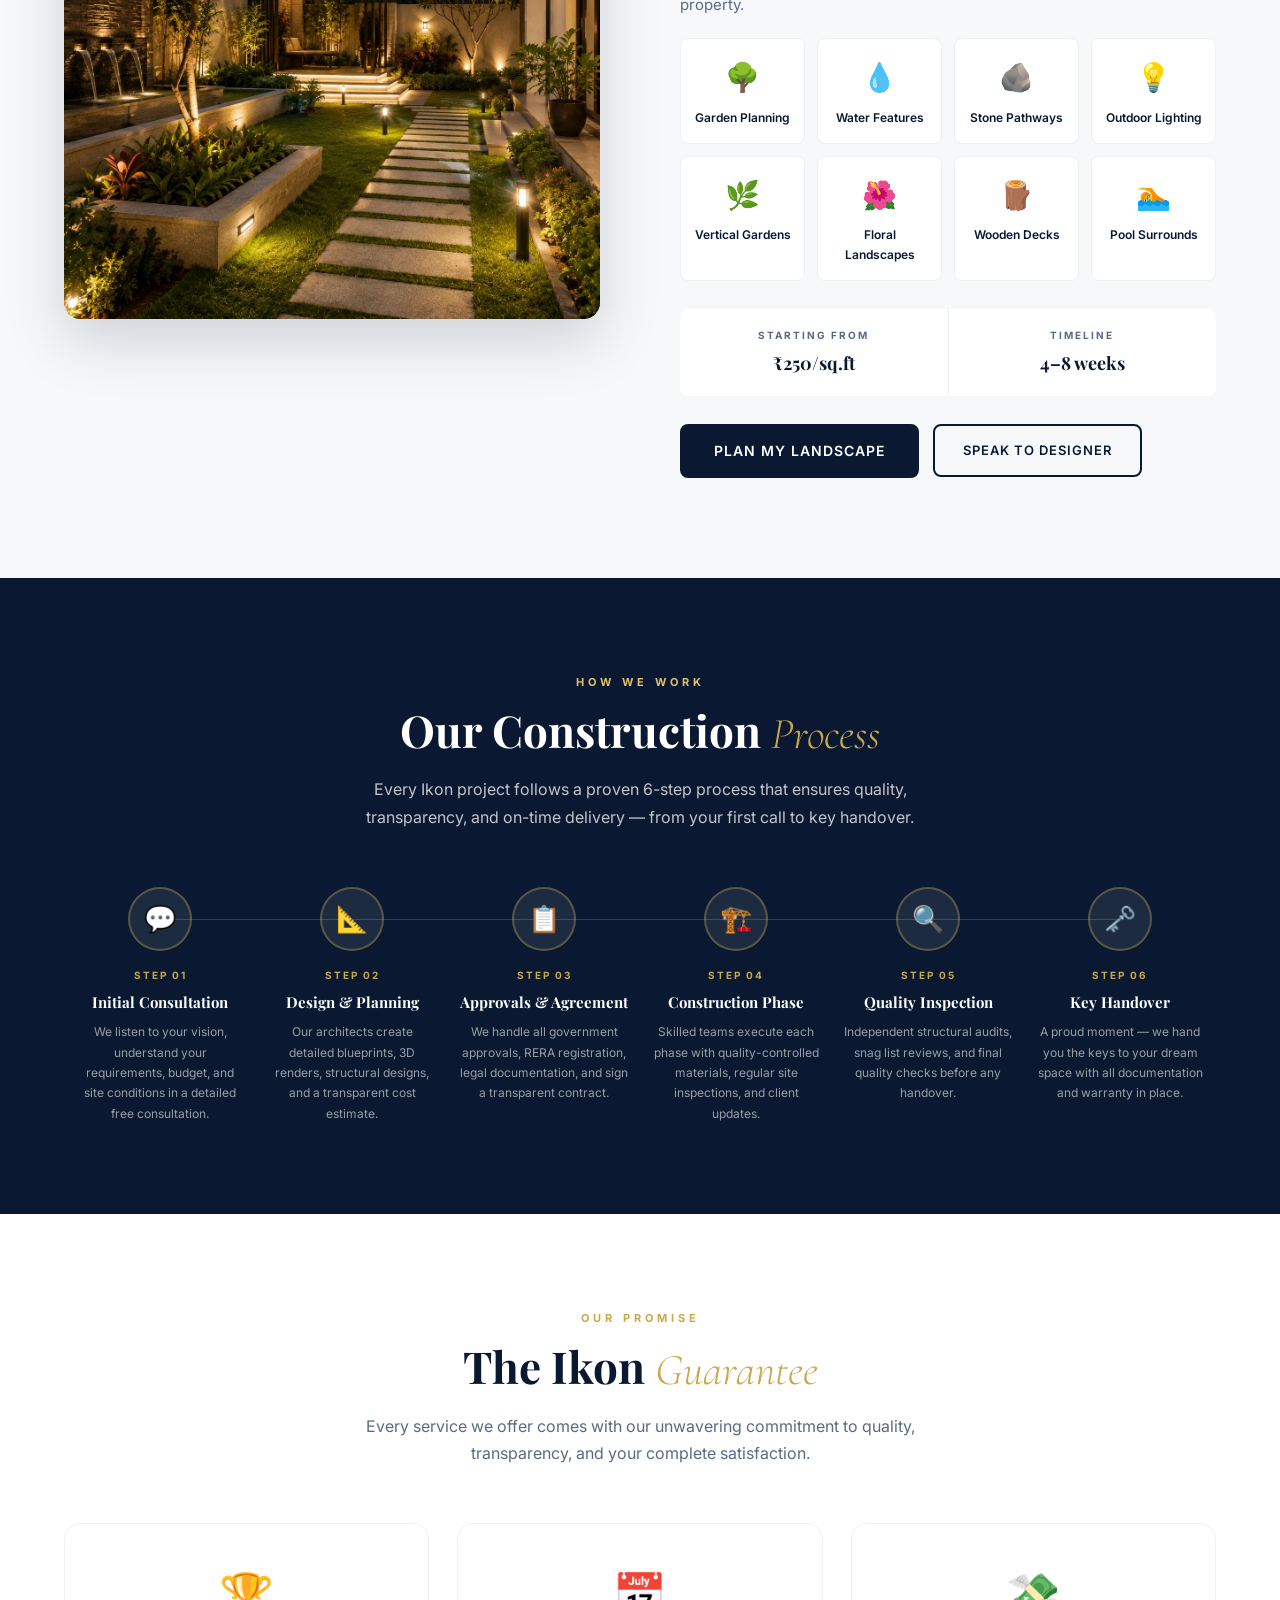
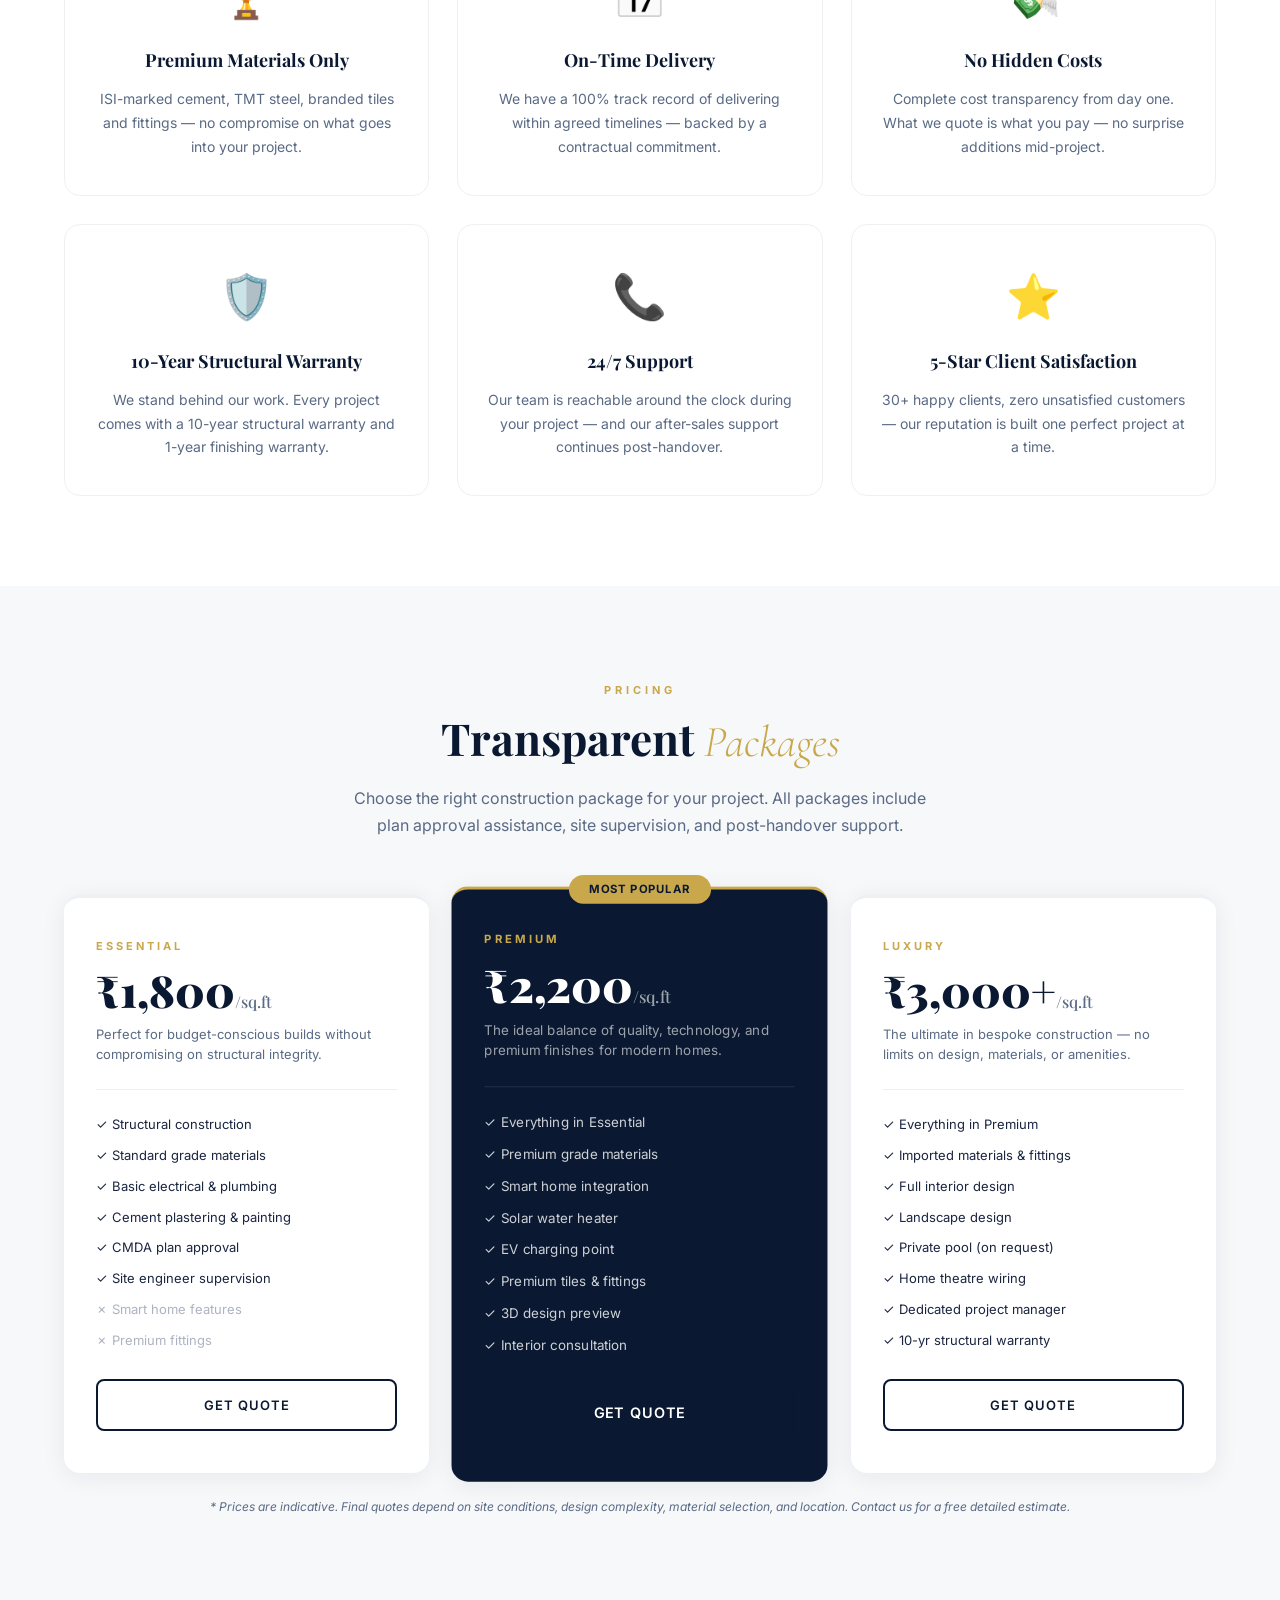
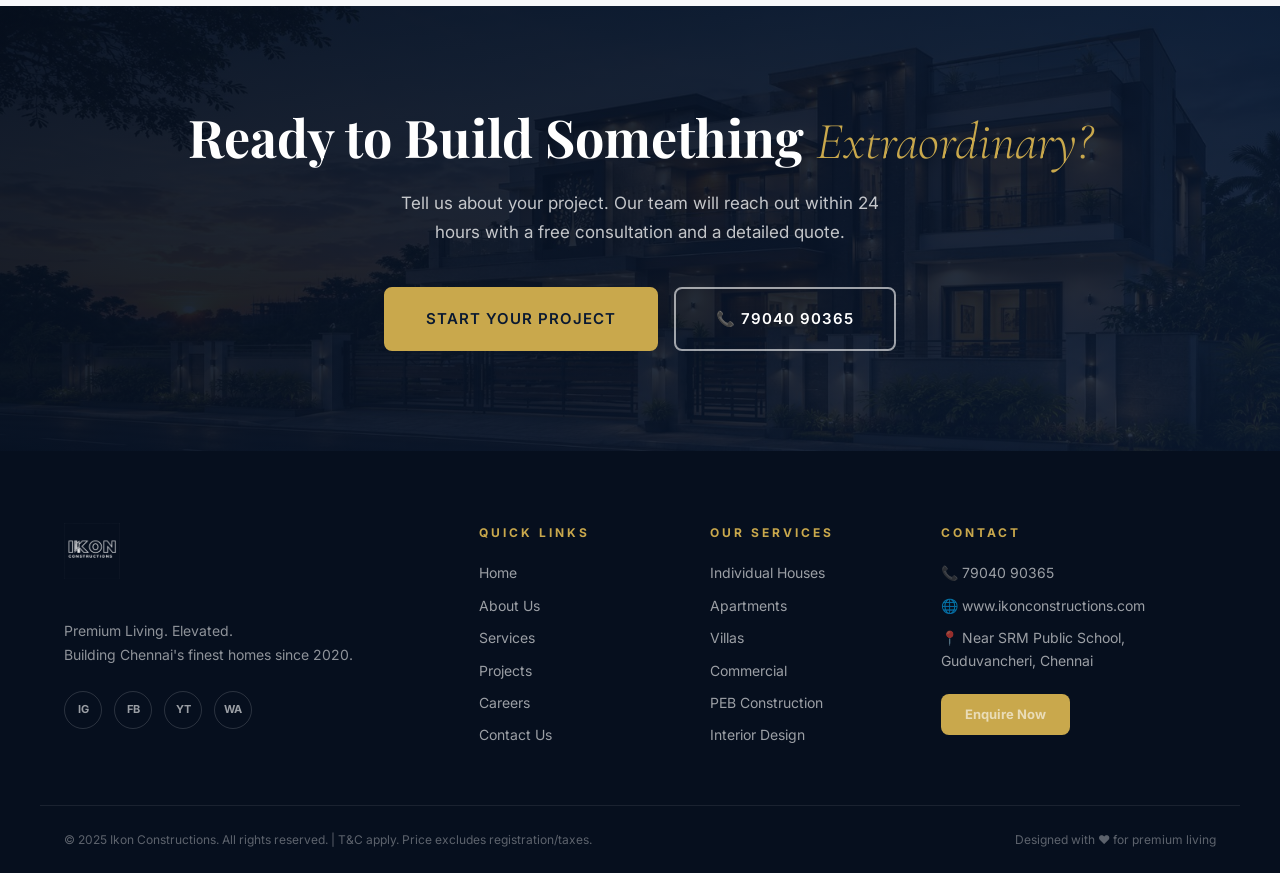
<file: services.html>
<!DOCTYPE html>
<html lang="en">
<head>
  <meta charset="UTF-8"/>
  <meta name="viewport" content="width=device-width, initial-scale=1.0"/>
  <title>Services – Ikon Constructions</title>
  <link rel="preconnect" href="https://fonts.googleapis.com"/>
  <link rel="preconnect" href="https://fonts.gstatic.com" crossorigin/>
  <link href="https://fonts.googleapis.com/css2?family=Playfair+Display:wght@400;600;700;900&family=Inter:wght@300;400;500;600;700&family=Cormorant+Garamond:ital,wght@0,300;0,600;1,300&display=swap" rel="stylesheet"/>
  <link rel="stylesheet" href="style.css"/>
  <link rel="stylesheet" href="services.css"/>
</head>
<body>

  <!-- ══════════════════════ HEADER ══════════════════════ -->
  <header class="header scrolled" id="header">
    <div class="header-inner container">
      <a href="index.html" class="logo">
        <img src="images/logo.png" alt="Ikon Constructions Logo" class="logo-img"
             onerror="this.style.display='none'; this.nextElementSibling.style.display='flex'"/>
        <div class="logo-fallback" style="display:none; align-items:center; gap:12px;">
          <div class="logo-icon">
            <svg width="36" height="36" viewBox="0 0 36 36" fill="none">
              <rect width="36" height="36" rx="4" fill="#C9A84C"/>
              <text x="50%" y="55%" dominant-baseline="middle" text-anchor="middle"
                    fill="#0A1931" font-family="Playfair Display" font-weight="900" font-size="18">I</text>
            </svg>
          </div>
          <div class="logo-text">
            <span class="logo-main">IKON</span>
            <span class="logo-sub">CONSTRUCTIONS</span>
          </div>
        </div>
      </a>
      <nav class="nav" id="nav">
        <a href="index.html"    class="nav-link">Home</a>
        <a href="about.html"    class="nav-link">About Us</a>
        <a href="services.html" class="nav-link active">Services</a>
        <div class="nav-dropdown">
          <a href="projects.html" class="nav-link">Projects <span class="caret">▾</span></a>
          <div class="dropdown-menu">
            <a href="silver-heights.html">Silver Heights</a>
            <a href="ongoing-projects.html">Ongoing Projects</a>
            <a href="completed-projects.html">Completed Projects</a>
          </div>
        </div>
        <a href="careers.html"  class="nav-link">Careers</a>
        <a href="contact.html"  class="nav-link">Contact</a>
        <a href="contact.html#enquiry" class="btn-enquiry">Enquire Now</a>
      </nav>
      <button class="hamburger" id="hamburger" aria-label="Toggle menu">
        <span></span><span></span><span></span>
      </button>
    </div>
  </header>

  <!-- ══════════════════════ PAGE HERO ══════════════════════ -->
  <section class="srv-hero">
    <div class="srv-hero-bg">
      <img src="images/services-hero.jpg" alt="Ikon Constructions Services"
           onerror="this.style.display='none'"/>
      <div class="srv-hero-overlay"></div>
      <div class="srv-hero-pattern"></div>
    </div>
    <div class="srv-hero-content container">
      <nav class="breadcrumb">
        <a href="index.html">Home</a>
        <span class="bc-sep">›</span>
        <span>Services</span>
      </nav>
      <p class="section-eyebrow light">What We Build</p>
      <h1 class="srv-hero-title">
        Designing Dreams,<br/><em>Building Realities.</em>
      </h1>
      <p class="srv-hero-sub">From your first home to a grand commercial landmark — Ikon Constructions delivers end-to-end construction excellence across every project type, every scale, and every budget.</p>
      <div class="srv-hero-pills">
        <a href="#individual"   class="srv-pill">Individual Houses</a>
        <a href="#apartments"   class="srv-pill">Apartments</a>
        <a href="#villas"       class="srv-pill">Villas</a>
        <a href="#commercial"   class="srv-pill">Commercial</a>
        <a href="#renovation"   class="srv-pill">Renovation</a>
        <a href="#peb"          class="srv-pill">PEB Construction</a>
        <a href="#interior"     class="srv-pill">Interior Design</a>
        <a href="#landscape"    class="srv-pill">Landscape</a>
      </div>
    </div>
    <div class="srv-hero-scroll">
      <div class="scroll-dot"></div>
    </div>
  </section>

  <!-- ══════════════════════ SERVICE OVERVIEW CARDS ══════════════════════ -->
  <section class="srv-overview section-pad">
    <div class="container">
      <div class="section-header center">
        <p class="section-eyebrow">Our Expertise</p>
        <h2 class="section-title">Complete Construction <em>Solutions</em></h2>
        <p class="section-desc">Eight specialist services under one roof — delivered with the same uncompromising quality that has made Ikon Constructions Chennai's most trusted builder.</p>
      </div>
      <div class="overview-grid reveal-up">
        <a href="#individual" class="ov-card">
          <div class="ov-icon">🏠</div>
          <h3>Individual Houses</h3>
          <p>Custom dream homes built to your exact vision and lifestyle</p>
          <span class="ov-arrow">→</span>
        </a>
        <a href="#apartments" class="ov-card">
          <div class="ov-icon">🏢</div>
          <h3>Apartments</h3>
          <p>Premium multi-unit residences with smart amenities</p>
          <span class="ov-arrow">→</span>
        </a>
        <a href="#villas" class="ov-card">
          <div class="ov-icon">🏡</div>
          <h3>Villas</h3>
          <p>Luxurious villas blending opulence with everyday comfort</p>
          <span class="ov-arrow">→</span>
        </a>
        <a href="#commercial" class="ov-card">
          <div class="ov-icon">🏗️</div>
          <h3>Commercial Buildings</h3>
          <p>Office spaces and retail complexes built for performance</p>
          <span class="ov-arrow">→</span>
        </a>
        <a href="#renovation" class="ov-card">
          <div class="ov-icon">🔨</div>
          <h3>Renovation</h3>
          <p>Breathe new life into any space with expert renovation</p>
          <span class="ov-arrow">→</span>
        </a>
        <a href="#peb" class="ov-card">
          <div class="ov-icon">⚙️</div>
          <h3>PEB Construction</h3>
          <p>Pre-engineered structures for speed and cost-efficiency</p>
          <span class="ov-arrow">→</span>
        </a>
        <a href="#interior" class="ov-card">
          <div class="ov-icon">🎨</div>
          <h3>Interior Design</h3>
          <p>Curated interiors that reflect your personality and taste</p>
          <span class="ov-arrow">→</span>
        </a>
        <a href="#landscape" class="ov-card">
          <div class="ov-icon">🌿</div>
          <h3>Landscape Design</h3>
          <p>Beautiful outdoor spaces that complement every structure</p>
          <span class="ov-arrow">→</span>
        </a>
      </div>
    </div>
  </section>

  <!-- ══════════════════════ 1. INDIVIDUAL HOUSES ══════════════════════ -->
  <section class="srv-detail" id="individual">
    <div class="container srv-detail-grid">
      <div class="srv-detail-image reveal-left">
        <img src="images/srv-individual.jpg" alt="Individual House Construction"
             onerror="this.parentElement.classList.add('srv-img-fallback')"/>
        <div class="srv-img-badge">
          <span class="sib-num">750–3000</span>
          <span class="sib-unit">Sq.Ft Range</span>
        </div>
      </div>
      <div class="srv-detail-content reveal-right">
        <div class="srv-number">01</div>
        <p class="section-eyebrow">Our Service</p>
        <h2 class="section-title">Individual <em>Houses</em></h2>
        <p class="body-text">Your home is your most personal space — and we treat it that way. Ikon Constructions specialises in building custom individual homes that perfectly balance your vision, lifestyle, budget, and the unique character of your plot.</p>
        <p class="body-text">From classic traditional designs to bold contemporary architecture, our team handles every detail — ground-up construction, foundation to roof, with premium materials and precision finishing throughout.</p>

        <div class="srv-features">
          <div class="srv-feat">
            <div class="sf-icon">✦</div>
            <div>
              <strong>Custom Floor Planning</strong>
              <span>Fully tailored layouts to match your family's needs and future growth</span>
            </div>
          </div>
          <div class="srv-feat">
            <div class="sf-icon">✦</div>
            <div>
              <strong>3D Design Preview</strong>
              <span>Visualise your home before a single brick is laid — full 3D renders provided</span>
            </div>
          </div>
          <div class="srv-feat">
            <div class="sf-icon">✦</div>
            <div>
              <strong>Smart Home Ready</strong>
              <span>IoT integration, solar water heaters, and EV charging built in as standard</span>
            </div>
          </div>
          <div class="srv-feat">
            <div class="sf-icon">✦</div>
            <div>
              <strong>Approval Assistance</strong>
              <span>We handle all CMDA/DTCP approvals, building plans, and legal clearances</span>
            </div>
          </div>
        </div>

        <div class="srv-specs">
          <div class="spec-item"><span class="spec-label">Starting From</span><span class="spec-val">₹1,800/sq.ft</span></div>
          <div class="spec-item"><span class="spec-label">Timeline</span><span class="spec-val">8–14 months</span></div>
          <div class="spec-item"><span class="spec-label">Projects Done</span><span class="spec-val">15+</span></div>
        </div>

        <div class="srv-cta-row">
          <a href="contact.html#enquiry" class="btn-primary">Get Free Quote</a>
          <a href="completed-projects.html" class="btn-outline-navy">View Projects</a>
        </div>
      </div>
    </div>
  </section>

  <!-- ══════════════════════ 2. APARTMENTS ══════════════════════ -->
  <section class="srv-detail alt-bg" id="apartments">
    <div class="container srv-detail-grid reverse">
      <div class="srv-detail-content reveal-left">
        <div class="srv-number">02</div>
        <p class="section-eyebrow">Our Service</p>
        <h2 class="section-title">Luxury <em>Apartments</em></h2>
        <p class="body-text">Ikon Constructions is redefining apartment living in Chennai. Our premium residential apartments combine innovative architectural design with smart technology, delivering spaces that residents are proud to call home — like our flagship Silver Heights project.</p>
        <p class="body-text">Every unit is meticulously planned for maximum space efficiency, natural light, ventilation, and seamless integration of modern amenities that elevate daily life.</p>

        <div class="srv-features">
          <div class="srv-feat">
            <div class="sf-icon">✦</div>
            <div>
              <strong>Smart Home Integration</strong>
              <span>App-controlled security, automated lighting, and IoT-enabled appliances</span>
            </div>
          </div>
          <div class="srv-feat">
            <div class="sf-icon">✦</div>
            <div>
              <strong>Premium Amenities</strong>
              <span>Lift, CCTV, covered parking, solar water heater, EV charging, power backup</span>
            </div>
          </div>
          <div class="srv-feat">
            <div class="sf-icon">✦</div>
            <div>
              <strong>RERA Compliant</strong>
              <span>Full transparency, legal protection, and regulatory compliance guaranteed</span>
            </div>
          </div>
          <div class="srv-feat">
            <div class="sf-icon">✦</div>
            <div>
              <strong>Investment Value</strong>
              <span>Strategically located projects with high appreciation and rental potential</span>
            </div>
          </div>
        </div>

        <div class="srv-specs">
          <div class="spec-item"><span class="spec-label">Starting From</span><span class="spec-val">₹58 Lakhs*</span></div>
          <div class="spec-item"><span class="spec-label">Configuration</span><span class="spec-val">2BHK & 3BHK</span></div>
          <div class="spec-item"><span class="spec-label">Flagship</span><span class="spec-val">Silver Heights</span></div>
        </div>

        <div class="srv-cta-row">
          <a href="silver-heights.html" class="btn-primary gold">View Silver Heights</a>
          <a href="contact.html#enquiry" class="btn-outline-navy">Enquire Now</a>
        </div>
      </div>
      <div class="srv-detail-image reveal-right">
        <img src="images/silver-heights.jpg" alt="Luxury Apartments – Silver Heights"
             onerror="this.parentElement.classList.add('srv-img-fallback')"/>
        <div class="srv-img-badge gold-badge">
          <span class="sib-num">8</span>
          <span class="sib-unit">Premium<br/>Units</span>
        </div>
        <!-- Silver Heights sub-features -->
        <div class="apt-feature-chips">
          <span>Smart Home</span>
          <span>Solar Water</span>
          <span>EV Charging</span>
          <span>CCTV</span>
          <span>Power Backup</span>
          <span>Lift</span>
        </div>
      </div>
    </div>
  </section>

  <!-- ══════════════════════ 3. VILLAS ══════════════════════ -->
  <section class="srv-detail" id="villas">
    <div class="container srv-detail-grid">
      <div class="srv-detail-image reveal-left">
        <img src="images/srv-villa.jpg" alt="Villa Construction"
             onerror="this.parentElement.classList.add('srv-img-fallback')"/>
        <div class="srv-img-badge">
          <span class="sib-num">2000+</span>
          <span class="sib-unit">Sq.Ft</span>
        </div>
      </div>
      <div class="srv-detail-content reveal-right">
        <div class="srv-number">03</div>
        <p class="section-eyebrow">Our Service</p>
        <h2 class="section-title">Luxury <em>Villas</em></h2>
        <p class="body-text">For those who desire the pinnacle of residential living, Ikon Constructions crafts bespoke villas that are a statement of elegance, privacy, and architectural brilliance. Each villa is a unique masterpiece — a home that reflects the taste and stature of its owner.</p>
        <p class="body-text">From the grand facade to the finest interior finish, every element is crafted with obsessive attention to detail — delivered on schedule and built to last generations.</p>

        <div class="srv-features">
          <div class="srv-feat">
            <div class="sf-icon">✦</div>
            <div><strong>Bespoke Architecture</strong><span>Fully custom designs — no templates, no compromises</span></div>
          </div>
          <div class="srv-feat">
            <div class="sf-icon">✦</div>
            <div><strong>Premium Materials</strong><span>Imported tiles, hardwood, stone cladding, and luxury fittings</span></div>
          </div>
          <div class="srv-feat">
            <div class="sf-icon">✦</div>
            <div><strong>Private Amenities</strong><span>Swimming pools, home theatres, rooftop gardens — on request</span></div>
          </div>
          <div class="srv-feat">
            <div class="sf-icon">✦</div>
            <div><strong>Landscape Included</strong><span>Full exterior landscaping and garden design as part of the project</span></div>
          </div>
        </div>

        <div class="srv-specs">
          <div class="spec-item"><span class="spec-label">Starting From</span><span class="spec-val">₹2,200/sq.ft</span></div>
          <div class="spec-item"><span class="spec-label">Timeline</span><span class="spec-val">12–24 months</span></div>
          <div class="spec-item"><span class="spec-label">Size Range</span><span class="spec-val">2,000–6,000 sq.ft</span></div>
        </div>

        <div class="srv-cta-row">
          <a href="contact.html#enquiry" class="btn-primary">Discuss Your Villa</a>
          <a href="completed-projects.html" class="btn-outline-navy">Our Work</a>
        </div>
      </div>
    </div>
  </section>

  <!-- ══════════════════════ 4. COMMERCIAL BUILDINGS ══════════════════════ -->
  <section class="srv-detail alt-bg" id="commercial">
    <div class="container srv-detail-grid reverse">
      <div class="srv-detail-content reveal-left">
        <div class="srv-number">04</div>
        <p class="section-eyebrow">Our Service</p>
        <h2 class="section-title">Commercial <em>Buildings</em></h2>
        <p class="body-text">Ikon Constructions brings the same precision and quality standards that define our residential work to every commercial project — offices, retail spaces, showrooms, warehouses, and mixed-use complexes.</p>
        <p class="body-text">We understand that commercial spaces must perform — for your business, your customers, and your team. Our designs maximise functionality, minimise operational costs, and create spaces that leave a lasting impression.</p>

        <div class="srv-features">
          <div class="srv-feat">
            <div class="sf-icon">✦</div>
            <div><strong>Office Complexes</strong><span>Modern workspaces designed for productivity, collaboration, and brand identity</span></div>
          </div>
          <div class="srv-feat">
            <div class="sf-icon">✦</div>
            <div><strong>Retail & Showrooms</strong><span>Customer-first layouts with high footfall flow design and premium finishes</span></div>
          </div>
          <div class="srv-feat">
            <div class="sf-icon">✦</div>
            <div><strong>Warehouses & Factories</strong><span>Industrial-grade construction with safety compliance and efficiency in mind</span></div>
          </div>
          <div class="srv-feat">
            <div class="sf-icon">✦</div>
            <div><strong>Mixed-Use Developments</strong><span>Complex multi-purpose buildings combining residential, retail, and office spaces</span></div>
          </div>
        </div>

        <div class="srv-specs">
          <div class="spec-item"><span class="spec-label">Starting From</span><span class="spec-val">₹1,600/sq.ft</span></div>
          <div class="spec-item"><span class="spec-label">Min. Project</span><span class="spec-val">2,000 sq.ft</span></div>
          <div class="spec-item"><span class="spec-label">Timeline</span><span class="spec-val">10–18 months</span></div>
        </div>

        <div class="srv-cta-row">
          <a href="contact.html#enquiry" class="btn-primary">Start Your Project</a>
          <a href="ongoing-projects.html" class="btn-outline-navy">Ongoing Work</a>
        </div>
      </div>
      <div class="srv-detail-image reveal-right">
        <img src="images/srv-commercial.jpg" alt="Commercial Buildings"
             onerror="this.parentElement.classList.add('srv-img-fallback')"/>
        <div class="srv-img-badge">
          <span class="sib-num">3000+</span>
          <span class="sib-unit">Sq.Ft Projects</span>
        </div>
      </div>
    </div>
  </section>

  <!-- ══════════════════════ 5. RENOVATION ══════════════════════ -->
  <section class="srv-detail" id="renovation">
    <div class="container srv-detail-grid">
      <div class="srv-detail-image reveal-left">
        <div class="renovation-before-after">
          <div class="ba-panel before-panel">
            <img src="images/srv-reno-before.jpg" alt="Before Renovation"
                 onerror="this.parentElement.style.background='linear-gradient(135deg,#555,#333)'"/>
            <span class="ba-label">Before</span>
          </div>
          <div class="ba-divider">
            <div class="ba-handle">⟺</div>
          </div>
          <div class="ba-panel after-panel">
            <img src="images/srv-reno-after.jpg" alt="After Renovation"
                 onerror="this.parentElement.style.background='linear-gradient(135deg,#0A1931,#1a3a6e)'"/>
            <span class="ba-label gold-label">After</span>
          </div>
        </div>
      </div>
      <div class="srv-detail-content reveal-right">
        <div class="srv-number">05</div>
        <p class="section-eyebrow">Our Service</p>
        <h2 class="section-title">Renovation & <em>Refurbishment</em></h2>
        <p class="body-text">Give your existing space a complete new identity. Whether it's a decade-old home that needs structural upgrades, a commercial space that needs a modern refresh, or a partial room redesign — Ikon Constructions delivers flawless renovation work.</p>
        <p class="body-text">We approach every renovation with the same design rigour and material standards as our new builds — because you deserve nothing less, regardless of project size.</p>

        <div class="srv-features">
          <div class="srv-feat">
            <div class="sf-icon">✦</div>
            <div><strong>Full Home Renovation</strong><span>Complete structural and cosmetic overhaul of existing homes</span></div>
          </div>
          <div class="srv-feat">
            <div class="sf-icon">✦</div>
            <div><strong>Partial Room Makeovers</strong><span>Kitchen, bathroom, bedroom, or living room redesigns</span></div>
          </div>
          <div class="srv-feat">
            <div class="sf-icon">✦</div>
            <div><strong>Structural Repairs</strong><span>Foundation fixes, waterproofing, crack repair, and terrace treatments</span></div>
          </div>
          <div class="srv-feat">
            <div class="sf-icon">✦</div>
            <div><strong>Commercial Refurbishment</strong><span>Office and retail space modernisation with minimal downtime</span></div>
          </div>
        </div>

        <div class="srv-specs">
          <div class="spec-item"><span class="spec-label">Starting From</span><span class="spec-val">₹800/sq.ft</span></div>
          <div class="spec-item"><span class="spec-label">Timeline</span><span class="spec-val">2–6 months</span></div>
          <div class="spec-item"><span class="spec-label">Min. Project</span><span class="spec-val">500 sq.ft</span></div>
        </div>

        <div class="srv-cta-row">
          <a href="contact.html#enquiry" class="btn-primary">Book Inspection</a>
          <a href="completed-projects.html" class="btn-outline-navy">Renovation Work</a>
        </div>
      </div>
    </div>
  </section>

  <!-- ══════════════════════ 6. PEB CONSTRUCTION ══════════════════════ -->
  <section class="srv-detail alt-bg" id="peb">
    <div class="container srv-detail-grid reverse">
      <div class="srv-detail-content reveal-left">
        <div class="srv-number">06</div>
        <p class="section-eyebrow">Our Service</p>
        <h2 class="section-title">PEB <em>Construction</em></h2>
        <p class="body-text">Pre-Engineered Buildings (PEB) represent the future of fast, cost-effective, high-quality construction. Ikon Constructions' PEB systems are fabricated off-site to precision specifications, then assembled on-location — slashing construction time and cost without sacrificing quality.</p>
        <p class="body-text">With lightweight steel structures and modern cladding solutions, our PEB projects meet international standards for structural safety, energy efficiency, and long-term durability.</p>

        <div class="peb-advantages">
          <div class="peb-adv">
            <div class="peb-adv-icon">⚡</div>
            <div class="peb-adv-content">
              <strong>60% Faster</strong>
              <span>vs. traditional construction</span>
            </div>
          </div>
          <div class="peb-adv">
            <div class="peb-adv-icon">💰</div>
            <div class="peb-adv-content">
              <strong>30% Lower Cost</strong>
              <span>without quality compromise</span>
            </div>
          </div>
          <div class="peb-adv">
            <div class="peb-adv-icon">♻️</div>
            <div class="peb-adv-content">
              <strong>Eco-Friendly</strong>
              <span>recyclable steel, minimal waste</span>
            </div>
          </div>
          <div class="peb-adv">
            <div class="peb-adv-icon">🌍</div>
            <div class="peb-adv-content">
              <strong>International Standards</strong>
              <span>IS & AISC code compliant</span>
            </div>
          </div>
        </div>

        <div class="srv-features" style="margin-top:24px">
          <div class="srv-feat">
            <div class="sf-icon">✦</div>
            <div><strong>Factories & Warehouses</strong><span>Large-span industrial structures with high load-bearing capacity</span></div>
          </div>
          <div class="srv-feat">
            <div class="sf-icon">✦</div>
            <div><strong>Aircraft Hangars</strong><span>Wide-span, column-free interior spaces for aviation and logistics</span></div>
          </div>
          <div class="srv-feat">
            <div class="sf-icon">✦</div>
            <div><strong>Sports & Community Halls</strong><span>Large open-span structures for gyms, auditoriums, and community centres</span></div>
          </div>
        </div>

        <div class="srv-cta-row">
          <a href="contact.html#enquiry" class="btn-primary">Get PEB Quote</a>
          <a href="contact.html" class="btn-outline-navy">Talk to Expert</a>
        </div>
      </div>
      <div class="srv-detail-image reveal-right">
        <img src="images/srv-peb.jpg" alt="PEB Construction"
             onerror="this.parentElement.classList.add('srv-img-fallback peb-fallback')"/>
        <div class="peb-stats-overlay">
          <div class="peb-stat-item">
            <span class="peb-stat-num">60%</span>
            <span class="peb-stat-label">Faster Build</span>
          </div>
          <div class="peb-stat-item">
            <span class="peb-stat-num">30%</span>
            <span class="peb-stat-label">Cost Saving</span>
          </div>
        </div>
      </div>
    </div>
  </section>

  <!-- ══════════════════════ 7. INTERIOR DESIGN ══════════════════════ -->
  <section class="srv-detail" id="interior">
    <div class="container srv-detail-grid">
      <div class="srv-detail-image reveal-left">
        <img src="images/srv-interior.jpg" alt="Interior Design"
             onerror="this.parentElement.classList.add('srv-img-fallback interior-fallback')"/>
        <div class="interior-style-tags">
          <span>Modern</span>
          <span>Contemporary</span>
          <span>Classic</span>
          <span>Minimalist</span>
          <span>Luxury</span>
        </div>
      </div>
      <div class="srv-detail-content reveal-right">
        <div class="srv-number">07</div>
        <p class="section-eyebrow">Our Service</p>
        <h2 class="section-title">Interior <em>Design</em></h2>
        <p class="body-text">Great architecture deserves great interiors. Ikon Constructions' interior design team transforms spaces into personalized works of art — blending your aesthetic preferences with practical functionality to create interiors that feel as good as they look.</p>
        <p class="body-text">We offer turnkey interior solutions — from concept and material selection to execution and styling — across all budget ranges, always delivering a premium result.</p>

        <div class="interior-themes">
          <div class="theme-card active" data-theme="modern">
            <span class="theme-dot"></span>Modern
          </div>
          <div class="theme-card" data-theme="classic">
            <span class="theme-dot"></span>Classic
          </div>
          <div class="theme-card" data-theme="minimalist">
            <span class="theme-dot"></span>Minimalist
          </div>
          <div class="theme-card" data-theme="luxury">
            <span class="theme-dot"></span>Luxury
          </div>
        </div>

        <div class="srv-features">
          <div class="srv-feat">
            <div class="sf-icon">✦</div>
            <div><strong>Living & Dining Rooms</strong><span>Statement spaces designed for comfort, hosting, and everyday life</span></div>
          </div>
          <div class="srv-feat">
            <div class="sf-icon">✦</div>
            <div><strong>Modular Kitchens</strong><span>Functional, beautiful kitchens with premium fittings and smart storage</span></div>
          </div>
          <div class="srv-feat">
            <div class="sf-icon">✦</div>
            <div><strong>Bedrooms & Wardrobes</strong><span>Serene, personalised bedrooms with custom wardrobe solutions</span></div>
          </div>
          <div class="srv-feat">
            <div class="sf-icon">✦</div>
            <div><strong>Bathrooms</strong><span>Spa-like bathrooms with premium sanitary ware and tile designs</span></div>
          </div>
        </div>

        <div class="srv-specs">
          <div class="spec-item"><span class="spec-label">Starting From</span><span class="spec-val">₹600/sq.ft</span></div>
          <div class="spec-item"><span class="spec-label">Timeline</span><span class="spec-val">6–12 weeks</span></div>
          <div class="spec-item"><span class="spec-label">Style Options</span><span class="spec-val">5+ Themes</span></div>
        </div>

        <div class="srv-cta-row">
          <a href="contact.html#enquiry" class="btn-primary">Design Consultation</a>
          <a href="completed-projects.html" class="btn-outline-navy">View Interiors</a>
        </div>
      </div>
    </div>
  </section>

  <!-- ══════════════════════ 8. LANDSCAPE DESIGN ══════════════════════ -->
  <section class="srv-detail alt-bg" id="landscape">
    <div class="container srv-detail-grid reverse">
      <div class="srv-detail-content reveal-left">
        <div class="srv-number">08</div>
        <p class="section-eyebrow">Our Service</p>
        <h2 class="section-title">Landscape <em>Design</em></h2>
        <p class="body-text">The space outside your home is just as important as the space inside. Ikon Constructions' landscape design team creates stunning outdoor environments — gardens, pathways, water features, seating areas, and green walls — that complement your home's architecture and lifestyle.</p>
        <p class="body-text">From a compact courtyard to an expansive villa garden, we design and execute outdoor spaces that bring nature, beauty, and tranquility to your property.</p>

        <div class="landscape-features-grid">
          <div class="lf-item">
            <span class="lf-icon">🌳</span>
            <span>Garden Planning</span>
          </div>
          <div class="lf-item">
            <span class="lf-icon">💧</span>
            <span>Water Features</span>
          </div>
          <div class="lf-item">
            <span class="lf-icon">🪨</span>
            <span>Stone Pathways</span>
          </div>
          <div class="lf-item">
            <span class="lf-icon">💡</span>
            <span>Outdoor Lighting</span>
          </div>
          <div class="lf-item">
            <span class="lf-icon">🌿</span>
            <span>Vertical Gardens</span>
          </div>
          <div class="lf-item">
            <span class="lf-icon">🌺</span>
            <span>Floral Landscapes</span>
          </div>
          <div class="lf-item">
            <span class="lf-icon">🪵</span>
            <span>Wooden Decks</span>
          </div>
          <div class="lf-item">
            <span class="lf-icon">🏊</span>
            <span>Pool Surrounds</span>
          </div>
        </div>

        <div class="srv-specs" style="margin-top:28px">
          <div class="spec-item"><span class="spec-label">Starting From</span><span class="spec-val">₹250/sq.ft</span></div>
          <div class="spec-item"><span class="spec-label">Timeline</span><span class="spec-val">4–8 weeks</span></div>
        </div>

        <div class="srv-cta-row">
          <a href="contact.html#enquiry" class="btn-primary">Plan My Landscape</a>
          <a href="contact.html" class="btn-outline-navy">Speak to Designer</a>
        </div>
      </div>
      <div class="srv-detail-image reveal-right">
        <img src="images/srv-landscape.jpg" alt="Landscape Design"
             onerror="this.parentElement.classList.add('srv-img-fallback landscape-fallback')"/>
      </div>
    </div>
  </section>

  <!-- ══════════════════════ OUR PROCESS ══════════════════════ -->
  <section class="srv-process section-pad bg-navy">
    <div class="container">
      <div class="section-header center white">
        <p class="section-eyebrow light">How We Work</p>
        <h2 class="section-title white">Our Construction <em>Process</em></h2>
        <p class="section-desc white">Every Ikon project follows a proven 6-step process that ensures quality, transparency, and on-time delivery — from your first call to key handover.</p>
      </div>
      <div class="process-flow reveal-up">
        <div class="pf-step">
          <div class="pf-icon-wrap">
            <span class="pf-icon">💬</span>
            <div class="pf-connector"></div>
          </div>
          <div class="pf-step-num">Step 01</div>
          <h4>Initial Consultation</h4>
          <p>We listen to your vision, understand your requirements, budget, and site conditions in a detailed free consultation.</p>
        </div>
        <div class="pf-step">
          <div class="pf-icon-wrap">
            <span class="pf-icon">📐</span>
            <div class="pf-connector"></div>
          </div>
          <div class="pf-step-num">Step 02</div>
          <h4>Design & Planning</h4>
          <p>Our architects create detailed blueprints, 3D renders, structural designs, and a transparent cost estimate.</p>
        </div>
        <div class="pf-step">
          <div class="pf-icon-wrap">
            <span class="pf-icon">📋</span>
            <div class="pf-connector"></div>
          </div>
          <div class="pf-step-num">Step 03</div>
          <h4>Approvals & Agreement</h4>
          <p>We handle all government approvals, RERA registration, legal documentation, and sign a transparent contract.</p>
        </div>
        <div class="pf-step">
          <div class="pf-icon-wrap">
            <span class="pf-icon">🏗️</span>
            <div class="pf-connector"></div>
          </div>
          <div class="pf-step-num">Step 04</div>
          <h4>Construction Phase</h4>
          <p>Skilled teams execute each phase with quality-controlled materials, regular site inspections, and client updates.</p>
        </div>
        <div class="pf-step">
          <div class="pf-icon-wrap">
            <span class="pf-icon">🔍</span>
            <div class="pf-connector"></div>
          </div>
          <div class="pf-step-num">Step 05</div>
          <h4>Quality Inspection</h4>
          <p>Independent structural audits, snag list reviews, and final quality checks before any handover.</p>
        </div>
        <div class="pf-step">
          <div class="pf-icon-wrap">
            <span class="pf-icon">🗝️</span>
            <div class="pf-connector no-line"></div>
          </div>
          <div class="pf-step-num">Step 06</div>
          <h4>Key Handover</h4>
          <p>A proud moment — we hand you the keys to your dream space with all documentation and warranty in place.</p>
        </div>
      </div>
    </div>
  </section>

  <!-- ══════════════════════ WHY CHOOSE IKON FOR SERVICES ══════════════════════ -->
  <section class="srv-why section-pad">
    <div class="container">
      <div class="section-header center">
        <p class="section-eyebrow">Our Promise</p>
        <h2 class="section-title">The Ikon <em>Guarantee</em></h2>
        <p class="section-desc">Every service we offer comes with our unwavering commitment to quality, transparency, and your complete satisfaction.</p>
      </div>
      <div class="srv-why-grid reveal-up">
        <div class="sw-card">
          <div class="sw-icon">🏆</div>
          <h4>Premium Materials Only</h4>
          <p>ISI-marked cement, TMT steel, branded tiles and fittings — no compromise on what goes into your project.</p>
        </div>
        <div class="sw-card">
          <div class="sw-icon">📅</div>
          <h4>On-Time Delivery</h4>
          <p>We have a 100% track record of delivering within agreed timelines — backed by a contractual commitment.</p>
        </div>
        <div class="sw-card">
          <div class="sw-icon">💸</div>
          <h4>No Hidden Costs</h4>
          <p>Complete cost transparency from day one. What we quote is what you pay — no surprise additions mid-project.</p>
        </div>
        <div class="sw-card">
          <div class="sw-icon">🛡️</div>
          <h4>10-Year Structural Warranty</h4>
          <p>We stand behind our work. Every project comes with a 10-year structural warranty and 1-year finishing warranty.</p>
        </div>
        <div class="sw-card">
          <div class="sw-icon">📞</div>
          <h4>24/7 Support</h4>
          <p>Our team is reachable around the clock during your project — and our after-sales support continues post-handover.</p>
        </div>
        <div class="sw-card">
          <div class="sw-icon">⭐</div>
          <h4>5-Star Client Satisfaction</h4>
          <p>30+ happy clients, zero unsatisfied customers — our reputation is built one perfect project at a time.</p>
        </div>
      </div>
    </div>
  </section>

  <!-- ══════════════════════ PRICING PACKAGES ══════════════════════ -->
  <section class="pricing-section section-pad bg-light">
    <div class="container">
      <div class="section-header center">
        <p class="section-eyebrow">Pricing</p>
        <h2 class="section-title">Transparent <em>Packages</em></h2>
        <p class="section-desc">Choose the right construction package for your project. All packages include plan approval assistance, site supervision, and post-handover support.</p>
      </div>
      <div class="pricing-grid reveal-up">
        <div class="price-card">
          <div class="price-tier">Essential</div>
          <div class="price-amt">₹1,800<span>/sq.ft</span></div>
          <div class="price-desc">Perfect for budget-conscious builds without compromising on structural integrity.</div>
          <ul class="price-features">
            <li>✓ Structural construction</li>
            <li>✓ Standard grade materials</li>
            <li>✓ Basic electrical & plumbing</li>
            <li>✓ Cement plastering & painting</li>
            <li>✓ CMDA plan approval</li>
            <li>✓ Site engineer supervision</li>
            <li class="inactive">✗ Smart home features</li>
            <li class="inactive">✗ Premium fittings</li>
          </ul>
          <a href="contact.html#enquiry" class="btn-outline-navy" style="text-align:center;display:block">Get Quote</a>
        </div>

        <div class="price-card featured-price">
          <div class="price-popular">Most Popular</div>
          <div class="price-tier">Premium</div>
          <div class="price-amt">₹2,200<span>/sq.ft</span></div>
          <div class="price-desc">The ideal balance of quality, technology, and premium finishes for modern homes.</div>
          <ul class="price-features">
            <li>✓ Everything in Essential</li>
            <li>✓ Premium grade materials</li>
            <li>✓ Smart home integration</li>
            <li>✓ Solar water heater</li>
            <li>✓ EV charging point</li>
            <li>✓ Premium tiles & fittings</li>
            <li>✓ 3D design preview</li>
            <li>✓ Interior consultation</li>
          </ul>
          <a href="contact.html#enquiry" class="btn-primary" style="text-align:center;display:block">Get Quote</a>
        </div>

        <div class="price-card">
          <div class="price-tier">Luxury</div>
          <div class="price-amt">₹3,000+<span>/sq.ft</span></div>
          <div class="price-desc">The ultimate in bespoke construction — no limits on design, materials, or amenities.</div>
          <ul class="price-features">
            <li>✓ Everything in Premium</li>
            <li>✓ Imported materials & fittings</li>
            <li>✓ Full interior design</li>
            <li>✓ Landscape design</li>
            <li>✓ Private pool (on request)</li>
            <li>✓ Home theatre wiring</li>
            <li>✓ Dedicated project manager</li>
            <li>✓ 10-yr structural warranty</li>
          </ul>
          <a href="contact.html#enquiry" class="btn-outline-navy" style="text-align:center;display:block">Get Quote</a>
        </div>
      </div>
      <p class="pricing-note">* Prices are indicative. Final quotes depend on site conditions, design complexity, material selection, and location. Contact us for a free detailed estimate.</p>
    </div>
  </section>

  <!-- ══════════════════════ CTA ══════════════════════ -->
  <section class="srv-cta-banner">
    <div class="srv-cta-bg">
      <img src="images/cta-bg.jpg" alt="" onerror="this.style.display='none'"/>
      <div class="srv-cta-overlay"></div>
    </div>
    <div class="srv-cta-content container">
      <h2>Ready to Build Something <em>Extraordinary?</em></h2>
      <p>Tell us about your project. Our team will reach out within 24 hours with a free consultation and a detailed quote.</p>
      <div class="srv-cta-actions">
        <a href="contact.html#enquiry" class="btn-primary gold large">Start Your Project</a>
        <a href="tel:+917904090365" class="btn-outline-white large">📞 79040 90365</a>
      </div>
    </div>
  </section>

  <!-- ══════════════════════ FOOTER ══════════════════════ -->
  <footer class="footer">
    <div class="footer-top container">
      <div class="footer-brand">
        <div class="footer-logo">
          <img src="images/logo.png" alt="Ikon Constructions" class="footer-logo-img"
               onerror="this.style.display='none'"/>
        </div>
        <p class="footer-tagline">Premium Living. Elevated.<br/>Building Chennai's finest homes since 2020.</p>
        <div class="footer-socials">
          <a href="#" aria-label="Instagram" class="social-link">IG</a>
          <a href="#" aria-label="Facebook"  class="social-link">FB</a>
          <a href="#" aria-label="YouTube"   class="social-link">YT</a>
          <a href="#" aria-label="WhatsApp"  class="social-link">WA</a>
        </div>
      </div>
      <div class="footer-links">
        <h4>Quick Links</h4>
        <a href="index.html">Home</a>
        <a href="about.html">About Us</a>
        <a href="services.html">Services</a>
        <a href="projects.html">Projects</a>
        <a href="careers.html">Careers</a>
        <a href="contact.html">Contact Us</a>
      </div>
      <div class="footer-links">
        <h4>Our Services</h4>
        <a href="#individual">Individual Houses</a>
        <a href="#apartments">Apartments</a>
        <a href="#villas">Villas</a>
        <a href="#commercial">Commercial</a>
        <a href="#peb">PEB Construction</a>
        <a href="#interior">Interior Design</a>
      </div>
      <div class="footer-contact">
        <h4>Contact</h4>
        <p>📞 <a href="tel:+917904090365">79040 90365</a></p>
        <p>🌐 <a href="http://www.ikonconstructions.com">www.ikonconstructions.com</a></p>
        <p>📍 Near SRM Public School,<br/>Guduvancheri, Chennai</p>
        <a href="contact.html#enquiry" class="btn-enquiry-footer">Enquire Now</a>
      </div>
    </div>
    <div class="footer-bottom container">
      <p>© 2025 Ikon Constructions. All rights reserved. | T&C apply. Price excludes registration/taxes.</p>
      <p>Designed with ♥ for premium living</p>
    </div>
  </footer>

  <a href="contact.html#enquiry" class="floating-enquiry" id="floatingEnquiry">
    <span>Enquire Now</span>
  </a>

  <script src="script.js"></script>
  <script src="services.js"></script>
</body>
</html>
</file>
<file: style.css>
/* ═══════════════════════════════════════════════════════════
   IKON CONSTRUCTIONS — style.css
   Navy Blue (#0A1931) + White + Gold (#C9A84C)
   ═══════════════════════════════════════════════════════════ */

/* ─── RESET & BASE ─── */
*, *::before, *::after { box-sizing: border-box; margin: 0; padding: 0; }

:root {
  --navy: #0A1931;
  --navy-dark: #060f1e;
  --navy-mid: #112240;
  --gold: #C9A84C;
  --gold-light: #e0c06e;
  --white: #FFFFFF;
  --off-white: #F7F8FA;
  --light-grey: #EEF0F4;
  --text-dark: #1A2540;
  --text-muted: #5A6A85;
  --font-display: 'Playfair Display', Georgia, serif;
  --font-body: 'Inter', sans-serif;
  --font-italic: 'Cormorant Garamond', Georgia, serif;
  --transition: 0.3s ease;
  --shadow: 0 8px 32px rgba(10,25,49,0.12);
  --shadow-lg: 0 20px 60px rgba(10,25,49,0.18);
  --radius: 8px;
  --radius-lg: 16px;
}

html { scroll-behavior: smooth; }

body {
  font-family: var(--font-body);
  color: var(--text-dark);
  background: var(--white);
  line-height: 1.6;
  overflow-x: hidden;
}

img { max-width: 100%; height: auto; display: block; object-fit: cover; }
a { text-decoration: none; color: inherit; }

.container {
  max-width: 1200px;
  margin: 0 auto;
  padding: 0 24px;
}

.section-pad { padding: 90px 0; }
.bg-navy { background: var(--navy); }
.bg-light { background: var(--off-white); }
.center { text-align: center; }

/* ─── TYPOGRAPHY ─── */
.section-eyebrow {
  display: inline-block;
  font-family: var(--font-body);
  font-size: 11px;
  font-weight: 700;
  letter-spacing: 4px;
  text-transform: uppercase;
  color: var(--gold);
  margin-bottom: 12px;
}
.section-eyebrow.light { color: var(--gold-light); }

.section-title {
  font-family: var(--font-display);
  font-size: clamp(28px, 4vw, 44px);
  font-weight: 700;
  color: var(--navy);
  line-height: 1.2;
  margin-bottom: 16px;
}
.section-title em {
  font-style: italic;
  color: var(--gold);
  font-family: var(--font-italic);
  font-weight: 300;
}
.section-title.white { color: var(--white); }

.section-desc {
  font-size: 16px;
  color: var(--text-muted);
  max-width: 580px;
  margin: 0 auto 40px;
  line-height: 1.7;
}
.section-desc.white { color: rgba(255,255,255,0.75); }

.section-header { margin-bottom: 56px; }
.section-header.center .section-desc { margin: 0 auto 0; }

.body-text {
  font-size: 15px;
  color: var(--text-muted);
  line-height: 1.8;
  margin-bottom: 16px;
}

/* ─── BUTTONS ─── */
.btn-primary {
  display: inline-block;
  padding: 14px 32px;
  background: var(--navy);
  color: var(--white);
  font-family: var(--font-body);
  font-size: 14px;
  font-weight: 600;
  letter-spacing: 1px;
  text-transform: uppercase;
  border-radius: var(--radius);
  transition: var(--transition);
  border: 2px solid var(--navy);
}
.btn-primary:hover { background: var(--navy-dark); border-color: var(--navy-dark); transform: translateY(-2px); box-shadow: var(--shadow); }
.btn-primary.gold { background: var(--gold); border-color: var(--gold); color: var(--navy); }
.btn-primary.gold:hover { background: var(--gold-light); border-color: var(--gold-light); }
.btn-primary.large { padding: 18px 40px; font-size: 15px; }

.btn-outline-white {
  display: inline-block;
  padding: 14px 32px;
  background: transparent;
  color: var(--white);
  font-size: 14px;
  font-weight: 600;
  letter-spacing: 1px;
  text-transform: uppercase;
  border: 2px solid rgba(255,255,255,0.6);
  border-radius: var(--radius);
  transition: var(--transition);
}
.btn-outline-white:hover { background: rgba(255,255,255,0.1); border-color: var(--white); }
.btn-outline-white.large { padding: 18px 40px; font-size: 15px; }

.btn-enquiry {
  display: inline-block;
  padding: 10px 22px;
  background: var(--gold);
  color: var(--navy);
  font-size: 13px;
  font-weight: 700;
  letter-spacing: 0.5px;
  border-radius: var(--radius);
  transition: var(--transition);
}
.btn-enquiry:hover { background: var(--gold-light); transform: translateY(-1px); }

/* ─── HEADER ─── */
.header {
  position: fixed;
  top: 0; left: 0; right: 0;
  z-index: 1000;
  background: transparent;
  transition: background 0.4s, box-shadow 0.4s;
  padding: 0;
}
.header.scrolled {
  background: var(--navy);
  box-shadow: 0 4px 24px rgba(0,0,0,0.2);
}
.header-inner {
  display: flex;
  align-items: center;
  justify-content: space-between;
  height: 72px;
}

.logo { display: flex; align-items: center; gap: 12px; }
.logo-icon { flex-shrink: 0; }
.logo-text { display: flex; flex-direction: column; }
.logo-main {
  font-family: var(--font-display);
  font-size: 22px;
  font-weight: 900;
  color: var(--white);
  line-height: 1;
  letter-spacing: 4px;
}
.logo-sub {
  font-size: 9px;
  font-weight: 600;
  color: var(--gold);
  letter-spacing: 3px;
  text-transform: uppercase;
}

.nav { display: flex; align-items: center; gap: 6px; }
.nav-link {
  font-size: 17px;
  font-weight: 800;
  color: rgba(255,255,255,0.88);
  padding: 8px 14px;
  border-radius: var(--radius);
  transition: var(--transition);
  position: relative;
}
.nav-link:hover, .nav-link.active { color: var(--white); background: rgba(255,255,255,0.08); }
.nav-link.active::after {
  content: '';
  display: block;
  width: 20px;
  height: 2px;
  background: var(--gold);
  margin: 2px auto 0;
  border-radius: 2px;
}

.nav-dropdown { position: relative; }
.dropdown-menu {
  position: absolute;
  top: calc(100% + 8px);
  left: 0;
  background: var(--white);
  border-radius: var(--radius);
  box-shadow: var(--shadow-lg);
  min-width: 200px;
  overflow: hidden;
  opacity: 0;
  visibility: hidden;
  transform: translateY(-8px);
  transition: var(--transition);
  z-index: 200;
}
.nav-dropdown:hover .dropdown-menu { opacity: 1; visibility: visible; transform: translateY(0); }
.dropdown-menu a {
  display: block;
  padding: 12px 20px;
  font-size: 16px;
  color: var(--text-dark);
  font-weight: 500;
  transition: var(--transition);
}
.dropdown-menu a:hover { background: var(--off-white); color: var(--navy); padding-left: 26px; }
.caret { font-size: 17px; }

.hamburger {
  display: none;
  flex-direction: column;
  gap: 5px;
  background: none;
  border: none;
  cursor: pointer;
  padding: 8px;
}
.hamburger span {
  display: block;
  width: 24px;
  height: 2px;
  background: var(--white);
  border-radius: 2px;
  transition: var(--transition);
}

/* ─── HERO ─── */
.hero {
  position: relative;
  min-height: 100vh;
  display: flex;
  align-items: center;
  overflow: hidden;
}
.hero-bg { position: absolute; inset: 0; }
.hero-img { width: 100%; height: 100%; object-fit: cover; transform: scale(1.05); animation: heroZoom 12s ease-in-out infinite alternate; }
@keyframes heroZoom { from { transform: scale(1.05); } to { transform: scale(1); } }
.hero-overlay {
  position: absolute; inset: 0;
  background: linear-gradient(135deg, rgba(6,15,30,0.88) 0%, rgba(10,25,49,0.72) 50%, rgba(6,15,30,0.6) 100%);
}

.hero-content {
  position: relative;
  z-index: 2;
  padding-top: 100px;
  padding-bottom: 60px;
}
.hero-eyebrow {
  display: flex;
  align-items: center;
  gap: 16px;
  color: var(--gold);
  font-size: 11px;
  font-weight: 700;
  letter-spacing: 4px;
  text-transform: uppercase;
  margin-bottom: 24px;
  animation: fadeSlideUp 0.8s ease 0.2s both;
}
.eyebrow-line {
  display: block;
  width: 48px;
  height: 1px;
  background: var(--gold);
  opacity: 0.7;
}

.hero-title {
  font-family: var(--font-display);
  font-size: clamp(42px, 7vw, 80px);
  font-weight: 900;
  color: var(--white);
  line-height: 1.1;
  margin-bottom: 24px;
  animation: fadeSlideUp 0.8s ease 0.4s both;
}
.hero-title em {
  font-style: italic;
  color: var(--gold);
  font-family: var(--font-italic);
  font-weight: 300;
}

.hero-sub {
  font-size: 18px;
  color: rgba(255,255,255,0.8);
  max-width: 520px;
  line-height: 1.7;
  margin-bottom: 40px;
  animation: fadeSlideUp 0.8s ease 0.6s both;
}

.hero-cta {
  display: flex;
  gap: 16px;
  flex-wrap: wrap;
  margin-bottom: 64px;
  animation: fadeSlideUp 0.8s ease 0.8s both;
}

.hero-stats {
  display: flex;
  align-items: center;
  gap: 0;
  flex-wrap: wrap;
  animation: fadeSlideUp 0.8s ease 1s both;
  background: rgba(255,255,255,0.06);
  backdrop-filter: blur(10px);
  border: 1px solid rgba(255,255,255,0.12);
  border-radius: var(--radius-lg);
  padding: 28px 36px;
  max-width: fit-content;
}
.stat-item { text-align: center; padding: 0 28px; }
.stat-num {
  font-family: var(--font-display);
  font-size: 40px;
  font-weight: 900;
  color: var(--white);
  line-height: 1;
}
.stat-plus { font-size: 24px; color: var(--gold); font-weight: 700; vertical-align: super; }
.stat-label {
  display: block;
  font-size: 11px;
  color: rgba(255,255,255,0.65);
  text-transform: uppercase;
  letter-spacing: 1px;
  margin-top: 6px;
}
.stat-divider { width: 1px; height: 56px; background: rgba(255,255,255,0.15); }

.hero-scroll-hint {
  position: absolute;
  bottom: 36px;
  right: 48px;
  display: flex;
  flex-direction: column;
  align-items: center;
  gap: 8px;
  z-index: 2;
}
.hero-scroll-hint span {
  font-size: 10px;
  color: rgba(255,255,255,0.5);
  letter-spacing: 3px;
  text-transform: uppercase;
  writing-mode: vertical-lr;
}
.scroll-line {
  width: 1px;
  height: 48px;
  background: linear-gradient(var(--gold), transparent);
  animation: scrollPulse 1.5s ease-in-out infinite;
}
@keyframes scrollPulse { 0%,100% { opacity: 1; } 50% { opacity: 0.3; } }

/* ─── MARQUEE ─── */
.marquee-strip {
  background: var(--navy);
  overflow: hidden;
  padding: 14px 0;
  border-top: 1px solid rgba(201,168,76,0.2);
  border-bottom: 1px solid rgba(201,168,76,0.2);
}
.marquee-track {
  display: flex;
  align-items: center;
  gap: 32px;
  white-space: nowrap;
  animation: marqueeScroll 28s linear infinite;
}
.marquee-track span {
  font-size: 13px;
  font-weight: 600;
  color: rgba(255,255,255,0.75);
  letter-spacing: 2px;
  text-transform: uppercase;
}
.marquee-track .dot { color: var(--gold); font-size: 10px; }
@keyframes marqueeScroll { from { transform: translateX(0); } to { transform: translateX(-50%); } }

/* ─── ABOUT TEASER ─── */
.about-grid {
  display: grid;
  grid-template-columns: 1fr 1fr;
  gap: 80px;
  align-items: center;
}
.about-image-wrap {
  position: relative;
}
.about-img {
  width: 100%;
  height: 520px;
  object-fit: cover;
  border-radius: var(--radius-lg);
  box-shadow: var(--shadow-lg);
}
.about-badge {
  position: absolute;
  bottom: -24px;
  right: -24px;
  background: var(--gold);
  color: var(--navy);
  padding: 20px 24px;
  border-radius: var(--radius);
  text-align: center;
  box-shadow: var(--shadow);
}
.badge-num {
  display: block;
  font-family: var(--font-display);
  font-size: 48px;
  font-weight: 900;
  line-height: 1;
}
.badge-text {
  font-size: 11px;
  font-weight: 700;
  text-transform: uppercase;
  letter-spacing: 1px;
}
.about-accent-bar {
  position: absolute;
  top: -16px;
  left: -16px;
  width: 80px;
  height: 80px;
  border-top: 4px solid var(--navy);
  border-left: 4px solid var(--navy);
  border-radius: 4px 0 0 0;
}

.check-list {
  list-style: none;
  margin: 24px 0 32px;
  display: grid;
  grid-template-columns: 1fr 1fr;
  gap: 12px;
}
.check-list li {
  display: flex;
  align-items: center;
  gap: 10px;
  font-size: 14px;
  font-weight: 500;
  color: var(--text-dark);
}
.check-icon { color: var(--gold); font-size: 12px; }

/* ─── SILVER HEIGHTS FEATURED ─── */
.sh-grid {
  display: grid;
  grid-template-columns: 1fr 1fr;
  gap: 60px;
  align-items: start;
}
.sh-image-col { position: relative; }
.sh-main-img {
  width: 100%;
  height: 560px;
  object-fit: cover;
  border-radius: var(--radius-lg);
  box-shadow: 0 24px 80px rgba(0,0,0,0.4);
}
.sh-badge-units {
  position: absolute;
  top: 24px;
  right: -16px;
  background: var(--gold);
  color: var(--navy);
  padding: 16px 20px;
  border-radius: var(--radius);
  text-align: center;
  font-weight: 700;
  font-size: 11px;
  text-transform: uppercase;
  letter-spacing: 1px;
  box-shadow: var(--shadow);
}
.badge-big {
  display: block;
  font-family: var(--font-display);
  font-size: 48px;
  font-weight: 900;
  line-height: 1;
  color: var(--navy);
}
.sh-tagline {
  font-family: var(--font-display);
  font-size: 32px;
  color: var(--white);
  font-weight: 600;
  margin-bottom: 16px;
  line-height: 1.2;
}
.sh-tagline em { font-style: italic; color: var(--gold); font-family: var(--font-italic); font-weight: 300; }
.sh-desc { font-size: 15px; color: rgba(255,255,255,0.75); line-height: 1.8; margin-bottom: 28px; }

.sh-amenities {
  display: grid;
  grid-template-columns: repeat(4, 1fr);
  gap: 12px;
  margin-bottom: 32px;
}
.amenity-card {
  background: rgba(255,255,255,0.07);
  border: 1px solid rgba(255,255,255,0.1);
  border-radius: var(--radius);
  padding: 16px 10px;
  text-align: center;
  transition: var(--transition);
}
.amenity-card:hover { background: rgba(201,168,76,0.15); border-color: var(--gold); }
.amenity-icon { display: block; font-size: 24px; margin-bottom: 8px; }
.amenity-card span:last-child { font-size: 11px; color: rgba(255,255,255,0.7); line-height: 1.3; }

.sh-cta-row { display: flex; align-items: center; gap: 24px; margin-bottom: 16px; }
.sh-call {
  display: flex;
  align-items: center;
  gap: 12px;
}
.call-icon { font-size: 24px; }
.call-label { display: block; font-size: 11px; color: rgba(255,255,255,0.55); letter-spacing: 1px; }
.call-num { display: block; font-size: 18px; font-weight: 700; color: var(--gold); }
.sh-note { font-size: 11px; color: rgba(255,255,255,0.4); }

/* ─── SERVICES ─── */
.services-grid {
  display: grid;
  grid-template-columns: repeat(3, 1fr);
  gap: 28px;
  margin-bottom: 48px;
}
.service-card {
  background: var(--white);
  border: 1px solid var(--light-grey);
  border-radius: var(--radius-lg);
  padding: 36px 28px;
  transition: var(--transition);
  position: relative;
  overflow: hidden;
}
.service-card::before {
  content: '';
  position: absolute;
  top: 0; left: 0; right: 0;
  height: 3px;
  background: var(--navy);
  transform: scaleX(0);
  transition: var(--transition);
  transform-origin: left;
}
.service-card:hover { box-shadow: var(--shadow-lg); transform: translateY(-4px); border-color: transparent; }
.service-card:hover::before { transform: scaleX(1); }
.service-icon-wrap {
  width: 64px;
  height: 64px;
  background: var(--off-white);
  border-radius: 12px;
  display: flex;
  align-items: center;
  justify-content: center;
  margin-bottom: 20px;
  transition: var(--transition);
}
.service-card:hover .service-icon-wrap { background: var(--navy); }
.service-card:hover .service-icon-wrap svg path,
.service-card:hover .service-icon-wrap svg rect { fill: var(--gold); }
.service-card h3 {
  font-family: var(--font-display);
  font-size: 18px;
  font-weight: 700;
  color: var(--navy);
  margin-bottom: 10px;
}
.service-card p { font-size: 14px; color: var(--text-muted); line-height: 1.7; margin-bottom: 20px; }
.card-link { font-size: 13px; font-weight: 600; color: var(--navy); letter-spacing: 0.5px; transition: var(--transition); }
.card-link:hover { color: var(--gold); }

.services-cta { padding-top: 8px; }

/* ─── WHY US ─── */
.why-grid {
  display: grid;
  grid-template-columns: repeat(3, 1fr);
  gap: 28px;
}
.why-card {
  background: var(--white);
  border-radius: var(--radius-lg);
  padding: 36px 28px;
  box-shadow: 0 2px 16px rgba(10,25,49,0.06);
  transition: var(--transition);
  border-bottom: 3px solid transparent;
}
.why-card:hover { box-shadow: var(--shadow); border-bottom-color: var(--gold); transform: translateY(-4px); }
.why-number {
  font-family: var(--font-display);
  font-size: 52px;
  font-weight: 900;
  color: rgba(10,25,49,0.07);
  line-height: 1;
  margin-bottom: -8px;
}
.why-card h3 {
  font-family: var(--font-display);
  font-size: 18px;
  font-weight: 700;
  color: var(--navy);
  margin-bottom: 10px;
}
.why-card p { font-size: 14px; color: var(--text-muted); line-height: 1.7; }

/* ─── PROJECTS SHOWCASE ─── */
.project-tabs {
  display: flex;
  gap: 4px;
  background: var(--off-white);
  border-radius: var(--radius);
  padding: 4px;
  width: fit-content;
  margin: 0 auto 40px;
}
.tab-btn {
  padding: 10px 28px;
  background: none;
  border: none;
  cursor: pointer;
  font-family: var(--font-body);
  font-size: 14px;
  font-weight: 600;
  color: var(--text-muted);
  border-radius: 6px;
  transition: var(--transition);
}
.tab-btn.active { background: var(--navy); color: var(--white); }

.tab-content { display: none; }
.tab-content.active { display: block; }

.projects-grid {
  display: grid;
  grid-template-columns: repeat(4, 1fr);
  gap: 24px;
  margin-bottom: 48px;
}
.project-card {
  border-radius: var(--radius-lg);
  overflow: hidden;
  box-shadow: 0 4px 20px rgba(10,25,49,0.08);
  transition: var(--transition);
  background: var(--white);
}
.project-card:hover { transform: translateY(-6px); box-shadow: var(--shadow-lg); }
.project-img-wrap { position: relative; height: 220px; overflow: hidden; }
.project-img-wrap img { width: 100%; height: 100%; object-fit: cover; transition: transform 0.5s ease; }
.project-card:hover .project-img-wrap img { transform: scale(1.05); }
.project-tag {
  position: absolute;
  top: 12px; right: 12px;
  background: var(--navy);
  color: var(--white);
  font-size: 10px;
  font-weight: 700;
  letter-spacing: 1px;
  text-transform: uppercase;
  padding: 5px 12px;
  border-radius: 20px;
}
.project-tag.gold { background: var(--gold); color: var(--navy); }
.project-info { padding: 18px 20px; }
.project-info h4 {
  font-family: var(--font-display);
  font-size: 15px;
  font-weight: 700;
  color: var(--navy);
  margin-bottom: 4px;
}
.project-info p { font-size: 13px; color: var(--text-muted); }

.projects-cta { padding-top: 8px; }

/* ─── PROCESS ─── */
.process-steps {
  display: flex;
  align-items: flex-start;
  gap: 0;
  margin-top: 16px;
}
.process-step {
  flex: 1;
  text-align: center;
  padding: 0 16px;
  position: relative;
}
.step-circle {
  width: 56px;
  height: 56px;
  border-radius: 50%;
  background: var(--gold);
  color: var(--navy);
  font-family: var(--font-display);
  font-size: 22px;
  font-weight: 900;
  display: flex;
  align-items: center;
  justify-content: center;
  margin: 0 auto 20px;
  position: relative;
  z-index: 1;
}
.step-line {
  position: absolute;
  top: 28px;
  left: calc(50% + 28px);
  right: 0;
  height: 2px;
  background: rgba(201,168,76,0.3);
}
.step-line.no-line { display: none; }
.process-step h4 {
  font-family: var(--font-display);
  font-size: 16px;
  font-weight: 700;
  color: var(--white);
  margin-bottom: 8px;
}
.process-step p { font-size: 13px; color: rgba(255,255,255,0.6); line-height: 1.6; }

/* ─── TESTIMONIALS ─── */
.testimonials-grid {
  display: grid;
  grid-template-columns: repeat(3, 1fr);
  gap: 28px;
}
.testimonial-card {
  background: var(--off-white);
  border-radius: var(--radius-lg);
  padding: 36px 28px;
  position: relative;
  transition: var(--transition);
}
.testimonial-card:hover { box-shadow: var(--shadow); transform: translateY(-4px); }
.testimonial-card.featured-quote { background: var(--navy); }
.quote-icon {
  font-family: var(--font-display);
  font-size: 72px;
  color: var(--gold);
  opacity: 0.4;
  line-height: 0.6;
  margin-bottom: 16px;
}
.quote-text {
  font-size: 15px;
  color: var(--text-dark);
  line-height: 1.7;
  margin-bottom: 24px;
  font-style: italic;
}
.featured-quote .quote-text { color: rgba(255,255,255,0.85); }
.reviewer { display: flex; align-items: center; gap: 16px; }
.reviewer-avatar {
  width: 48px; height: 48px;
  border-radius: 50%;
  background: var(--navy);
  color: var(--gold);
  font-family: var(--font-display);
  font-size: 20px;
  font-weight: 700;
  display: flex;
  align-items: center;
  justify-content: center;
  flex-shrink: 0;
}
.featured-quote .reviewer-avatar { background: var(--gold); color: var(--navy); }
.reviewer-name {
  display: block;
  font-size: 14px;
  font-weight: 700;
  color: var(--navy);
}
.featured-quote .reviewer-name { color: var(--white); }
.reviewer-loc { display: block; font-size: 12px; color: var(--text-muted); }
.featured-quote .reviewer-loc { color: rgba(255,255,255,0.55); }
.stars { color: var(--gold); font-size: 13px; margin-top: 2px; }

/* ─── CTA BANNER ─── */
.cta-banner {
  position: relative;
  padding: 100px 0;
  overflow: hidden;
}
.cta-banner-bg { position: absolute; inset: 0; }
.cta-bg-img { width: 100%; height: 100%; object-fit: cover; }
.cta-overlay {
  position: absolute; inset: 0;
  background: linear-gradient(135deg, rgba(6,15,30,0.92), rgba(10,25,49,0.85));
}
.cta-content {
  position: relative;
  z-index: 2;
  text-align: center;
}
.cta-content h2 {
  font-family: var(--font-display);
  font-size: clamp(32px, 5vw, 52px);
  color: var(--white);
  font-weight: 700;
  margin-bottom: 16px;
  line-height: 1.2;
}
.cta-content h2 em { font-style: italic; color: var(--gold); font-family: var(--font-italic); font-weight: 300; }
.cta-content p { font-size: 17px; color: rgba(255,255,255,0.75); max-width: 540px; margin: 0 auto 40px; line-height: 1.7; }
.cta-actions { display: flex; gap: 16px; justify-content: center; flex-wrap: wrap; }

/* ─── FOOTER ─── */
.footer { background: var(--navy-dark); }
.footer-top {
  display: grid;
  grid-template-columns: 2fr 1fr 1fr 1.5fr;
  gap: 48px;
  padding: 72px 24px 48px;
}
.footer-logo { display: flex; align-items: center; gap: 12px; margin-bottom: 20px; }
.footer-tagline { font-size: 14px; color: rgba(255,255,255,0.55); line-height: 1.7; margin-bottom: 24px; }
.footer-socials { display: flex; gap: 12px; }
.social-link {
  width: 38px; height: 38px;
  border: 1px solid rgba(255,255,255,0.15);
  border-radius: 50%;
  display: flex;
  align-items: center;
  justify-content: center;
  font-size: 11px;
  font-weight: 700;
  color: rgba(255,255,255,0.6);
  transition: var(--transition);
}
.social-link:hover { border-color: var(--gold); color: var(--gold); background: rgba(201,168,76,0.1); }

.footer-links h4, .footer-contact h4 {
  font-size: 12px;
  font-weight: 700;
  letter-spacing: 3px;
  text-transform: uppercase;
  color: var(--gold);
  margin-bottom: 20px;
}
.footer-links a {
  display: block;
  font-size: 14px;
  color: rgba(255,255,255,0.6);
  margin-bottom: 10px;
  transition: var(--transition);
}
.footer-links a:hover { color: var(--white); padding-left: 4px; }
.footer-contact p { font-size: 14px; color: rgba(255,255,255,0.6); margin-bottom: 10px; line-height: 1.6; }
.footer-contact a { color: rgba(255,255,255,0.6); transition: var(--transition); }
.footer-contact a:hover { color: var(--gold); }
.btn-enquiry-footer {
  display: inline-block;
  margin-top: 12px;
  padding: 10px 24px;
  background: var(--gold);
  color: var(--navy);
  font-size: 13px;
  font-weight: 700;
  border-radius: var(--radius);
  transition: var(--transition);
}
.btn-enquiry-footer:hover { background: var(--gold-light); }

.footer-bottom {
  border-top: 1px solid rgba(255,255,255,0.08);
  padding: 24px;
  display: flex;
  justify-content: space-between;
  flex-wrap: wrap;
  gap: 8px;
}
.footer-bottom p { font-size: 12px; color: rgba(255,255,255,0.35); }

/* ─── FLOATING ENQUIRY ─── */
.floating-enquiry {
  position: fixed;
  bottom: 32px;
  right: 32px;
  z-index: 500;
  background: var(--gold);
  color: var(--navy);
  font-weight: 700;
  font-size: 13px;
  letter-spacing: 0.5px;
  padding: 14px 24px;
  border-radius: 50px;
  box-shadow: 0 8px 32px rgba(201,168,76,0.4);
  transition: var(--transition);
  opacity: 0;
  pointer-events: none;
  transform: translateY(12px);
}
.floating-enquiry.visible { opacity: 1; pointer-events: all; transform: translateY(0); }
.floating-enquiry:hover { background: var(--gold-light); transform: translateY(-2px); box-shadow: 0 12px 40px rgba(201,168,76,0.5); }

/* ─── ANIMATIONS ─── */
@keyframes fadeSlideUp {
  from { opacity: 0; transform: translateY(28px); }
  to { opacity: 1; transform: translateY(0); }
}
.reveal-up { opacity: 0; transform: translateY(40px); transition: opacity 0.7s ease, transform 0.7s ease; }
.reveal-left { opacity: 0; transform: translateX(-40px); transition: opacity 0.7s ease, transform 0.7s ease; }
.reveal-right { opacity: 0; transform: translateX(40px); transition: opacity 0.7s ease, transform 0.7s ease; }
.reveal-up.visible, .reveal-left.visible, .reveal-right.visible { opacity: 1; transform: translate(0); }

/* ─── RESPONSIVE ─── */
@media (max-width: 1024px) {
  .about-grid { grid-template-columns: 1fr; gap: 48px; }
  .sh-grid { grid-template-columns: 1fr; gap: 40px; }
  .sh-image-col .sh-badge-units { right: 16px; }
  .services-grid { grid-template-columns: repeat(2, 1fr); }
  .why-grid { grid-template-columns: repeat(2, 1fr); }
  .projects-grid { grid-template-columns: repeat(2, 1fr); }
  .process-steps { flex-wrap: wrap; justify-content: center; }
  .process-step { width: calc(50% - 32px); }
  .step-line { display: none; }
  .testimonials-grid { grid-template-columns: 1fr; }
  .footer-top { grid-template-columns: 1fr 1fr; }
}

@media (max-width: 768px) {
  .section-pad { padding: 64px 0; }
  .nav { display: none; flex-direction: column; position: fixed; top: 72px; left: 0; right: 0; background: var(--navy); padding: 24px; gap: 4px; }
  .nav.open { display: flex; }
  .nav-link { padding: 12px 16px; border-radius: var(--radius); }
  .dropdown-menu { position: static; opacity: 1; visibility: visible; transform: none; box-shadow: none; background: rgba(255,255,255,0.05); }
  .dropdown-menu a { color: rgba(255,255,255,0.7); }
  .hamburger { display: flex; }
  .hero-stats { flex-wrap: wrap; gap: 16px; padding: 20px 24px; }
  .stat-divider { display: none; }
  .stat-item { padding: 0 16px; }
  .hero-cta { flex-direction: column; align-items: flex-start; }
  .services-grid { grid-template-columns: 1fr; }
  .why-grid { grid-template-columns: 1fr; }
  .projects-grid { grid-template-columns: 1fr; }
  .sh-amenities { grid-template-columns: repeat(4, 1fr); }
  .check-list { grid-template-columns: 1fr; }
  .footer-top { grid-template-columns: 1fr; gap: 32px; padding: 48px 24px 32px; }
  .footer-bottom { flex-direction: column; text-align: center; }
  .sh-cta-row { flex-direction: column; align-items: flex-start; }
  .cta-actions { flex-direction: column; align-items: center; }
  .floating-enquiry { bottom: 20px; right: 20px; }
}

@media (max-width: 480px) {
  .hero-title { font-size: 38px; }
  .sh-amenities { grid-template-columns: repeat(2, 1fr); }
  .process-step { width: 100%; }
}

/* ═══════════════════════════════════════════════════════════
   NEW SECTIONS — Impact, Amenities, Location, Blog, FAQ
   ═══════════════════════════════════════════════════════════ */

/* ─── LOGO IMAGE ─── */
.logo-img {
  height: 110PX;
  width: 110PX;
  object-fit: contain;
  filter: brightness(0) invert(1);
  transition: var(--transition);
}
.header.scrolled .logo-img { filter: brightness(0) invert(1); }
.footer-logo-img {
  height: 56px;
  width: auto;
  object-fit: contain;
  filter: brightness(0) invert(1);
  opacity: 0.9;
  margin-bottom: 20px;
}

/* ─── IMPACT SECTION ─── */
.impact-grid {
  display: grid;
  grid-template-columns: repeat(3, 1fr);
  gap: 28px;
}
.impact-card {
  background: rgba(255,255,255,0.05);
  border: 1px solid rgba(255,255,255,0.08);
  border-radius: var(--radius-lg);
  padding: 36px 28px;
  text-align: center;
  transition: var(--transition);
  position: relative;
  overflow: hidden;
}
.impact-card::before {
  content: '';
  position: absolute;
  inset: 0;
  background: linear-gradient(135deg, rgba(201,168,76,0.06), transparent);
  opacity: 0;
  transition: var(--transition);
}
.impact-card:hover { border-color: rgba(201,168,76,0.35); transform: translateY(-6px); }
.impact-card:hover::before { opacity: 1; }
.impact-card.highlight {
  background: rgba(201,168,76,0.1);
  border-color: rgba(201,168,76,0.3);
}
.impact-icon { font-size: 40px; margin-bottom: 16px; }
.impact-num {
  font-family: var(--font-display);
  font-size: 52px;
  font-weight: 900;
  color: var(--white);
  line-height: 1;
  display: inline;
}
.impact-plus {
  font-size: 22px;
  color: var(--gold);
  font-weight: 700;
  vertical-align: middle;
  margin-left: 2px;
}
.impact-label {
  display: block;
  font-size: 12px;
  font-weight: 600;
  letter-spacing: 2px;
  text-transform: uppercase;
  color: rgba(255,255,255,0.55);
  margin-top: 8px;
  margin-bottom: 16px;
}
.impact-bar {
  height: 3px;
  background: rgba(255,255,255,0.1);
  border-radius: 3px;
  overflow: hidden;
}
.impact-bar-fill {
  height: 100%;
  width: var(--fill);
  background: linear-gradient(90deg, var(--gold), var(--gold-light));
  border-radius: 3px;
  animation: barGrow 1.5s ease 0.5s both;
}
@keyframes barGrow { from { width: 0; } to { width: var(--fill); } }

/* ─── AMENITIES SHOWCASE ─── */
.amenities-big-grid {
  display: grid;
  grid-template-columns: repeat(4, 1fr);
  gap: 24px;
}
.amenity-big-card {
  background: var(--white);
  border: 1px solid var(--light-grey);
  border-radius: var(--radius-lg);
  padding: 32px 24px;
  text-align: center;
  transition: var(--transition);
  cursor: default;
}
.amenity-big-card:hover {
  border-color: var(--navy);
  box-shadow: var(--shadow);
  transform: translateY(-6px);
}
.amenity-big-icon {
  font-size: 44px;
  margin-bottom: 16px;
  display: block;
}
.amenity-big-card h3 {
  font-family: var(--font-display);
  font-size: 16px;
  font-weight: 700;
  color: var(--navy);
  margin-bottom: 10px;
}
.amenity-big-card p {
  font-size: 13px;
  color: var(--text-muted);
  line-height: 1.7;
}
.amenity-big-card:hover h3 { color: var(--gold); }

/* ─── LOCATION SECTION ─── */
.location-grid {
  display: grid;
  grid-template-columns: 1fr 1fr;
  gap: 72px;
  align-items: center;
}
.location-perks {
  display: flex;
  flex-direction: column;
  gap: 18px;
  margin: 28px 0;
}
.perk-item {
  display: flex;
  align-items: center;
  gap: 16px;
  padding: 16px 20px;
  background: var(--white);
  border-radius: var(--radius);
  box-shadow: 0 2px 12px rgba(10,25,49,0.06);
  border-left: 3px solid var(--gold);
  transition: var(--transition);
}
.perk-item:hover { transform: translateX(4px); box-shadow: var(--shadow); }
.perk-icon { font-size: 28px; flex-shrink: 0; }
.perk-title { display: block; font-size: 14px; font-weight: 700; color: var(--navy); }
.perk-sub { display: block; font-size: 12px; color: var(--text-muted); }

.map-card {
  border-radius: var(--radius-lg);
  overflow: hidden;
  box-shadow: var(--shadow-lg);
}
.map-placeholder {
  height: 340px;
  background: linear-gradient(135deg, #0A1931 0%, #1a3a6e 50%, #0A1931 100%);
  display: flex;
  align-items: center;
  justify-content: center;
  position: relative;
  overflow: hidden;
}
.map-bg-text {
  position: absolute;
  font-family: var(--font-display);
  font-size: 96px;
  font-weight: 900;
  color: rgba(255,255,255,0.04);
  letter-spacing: 12px;
  user-select: none;
}
.map-pin-anim {
  display: flex;
  flex-direction: column;
  align-items: center;
  gap: 8px;
  position: relative;
  z-index: 2;
}
.pin-outer {
  width: 80px;
  height: 80px;
  border-radius: 50%;
  background: rgba(201,168,76,0.15);
  border: 2px solid rgba(201,168,76,0.4);
  display: flex;
  align-items: center;
  justify-content: center;
  animation: pinPulse 2s ease-in-out infinite;
}
.pin-inner { font-size: 36px; position: absolute; }
.pin-label {
  text-align: center;
  font-size: 13px;
  font-weight: 700;
  color: var(--gold);
  letter-spacing: 0.5px;
  line-height: 1.5;
  margin-top: 8px;
}
@keyframes pinPulse {
  0%, 100% { transform: scale(1); opacity: 1; }
  50% { transform: scale(1.15); opacity: 0.7; }
}
.map-card-info {
  background: var(--white);
  padding: 20px 24px;
  display: flex;
  flex-direction: column;
  gap: 4px;
}
.map-card-info strong { font-size: 16px; color: var(--navy); }
.map-card-info span { font-size: 13px; color: var(--text-muted); line-height: 1.6; }
.map-link {
  display: inline-block;
  margin-top: 8px;
  font-size: 13px;
  font-weight: 600;
  color: var(--gold);
  transition: var(--transition);
}
.map-link:hover { color: var(--navy); }

/* ─── BLOG SECTION ─── */
.blog-grid {
  display: grid;
  grid-template-columns: 1.5fr 1fr;
  grid-template-rows: auto auto;
  gap: 28px;
}
.blog-card {
  background: var(--white);
  border-radius: var(--radius-lg);
  overflow: hidden;
  box-shadow: 0 4px 20px rgba(10,25,49,0.07);
  transition: var(--transition);
}
.blog-card:hover { transform: translateY(-6px); box-shadow: var(--shadow-lg); }
.large-blog { grid-row: 1 / 3; }
.blog-img-wrap {
  position: relative;
  height: 280px;
  background: linear-gradient(135deg, #0A1931, #1a3a6e);
  overflow: hidden;
}
.blog-img-wrap.small { height: 160px; }
.blog-img-wrap img { width: 100%; height: 100%; object-fit: cover; transition: transform 0.5s ease; }
.blog-card:hover .blog-img-wrap img { transform: scale(1.05); }
.blog-category {
  position: absolute;
  top: 16px; left: 16px;
  background: var(--gold);
  color: var(--navy);
  font-size: 10px;
  font-weight: 700;
  letter-spacing: 2px;
  text-transform: uppercase;
  padding: 5px 14px;
  border-radius: 20px;
}
.blog-body { padding: 24px; }
.blog-meta {
  display: flex;
  gap: 8px;
  font-size: 12px;
  color: var(--text-muted);
  margin-bottom: 10px;
}
.blog-body h3 {
  font-family: var(--font-display);
  font-size: 18px;
  font-weight: 700;
  color: var(--navy);
  margin-bottom: 10px;
  line-height: 1.4;
}
.blog-card:not(.large-blog) .blog-body h3 { font-size: 15px; }
.blog-body p { font-size: 14px; color: var(--text-muted); line-height: 1.7; margin-bottom: 16px; }

/* ─── FAQ SECTION ─── */
.faq-layout {
  display: grid;
  grid-template-columns: 1fr 1.6fr;
  gap: 80px;
  align-items: start;
}
.faq-item {
  border-bottom: 1px solid rgba(255,255,255,0.1);
  overflow: hidden;
}
.faq-item:first-child { border-top: 1px solid rgba(255,255,255,0.1); }
.faq-q {
  width: 100%;
  background: none;
  border: none;
  cursor: pointer;
  display: flex;
  justify-content: space-between;
  align-items: center;
  gap: 16px;
  padding: 20px 0;
  font-family: var(--font-body);
  font-size: 15px;
  font-weight: 600;
  color: var(--white);
  text-align: left;
  transition: var(--transition);
}
.faq-q:hover { color: var(--gold); }
.faq-q.open { color: var(--gold); }
.faq-arrow {
  font-size: 22px;
  color: var(--gold);
  flex-shrink: 0;
  transition: transform var(--transition);
  font-weight: 300;
  line-height: 1;
}
.faq-q.open .faq-arrow { transform: rotate(45deg); }
.faq-a {
  max-height: 0;
  overflow: hidden;
  transition: max-height 0.4s ease, padding 0.3s ease;
}
.faq-a.open { max-height: 200px; padding-bottom: 20px; }
.faq-a p {
  font-size: 14px;
  color: rgba(255,255,255,0.65);
  line-height: 1.8;
}

/* ─── RESPONSIVE — NEW SECTIONS ─── */
@media (max-width: 1024px) {
  .impact-grid { grid-template-columns: repeat(3, 1fr); }
  .amenities-big-grid { grid-template-columns: repeat(2, 1fr); }
  .location-grid { grid-template-columns: 1fr; gap: 48px; }
  .blog-grid { grid-template-columns: 1fr; }
  .large-blog { grid-row: auto; }
  .faq-layout { grid-template-columns: 1fr; gap: 48px; }
}
@media (max-width: 768px) {
  .impact-grid { grid-template-columns: repeat(2, 1fr); }
  .amenities-big-grid { grid-template-columns: repeat(2, 1fr); }
  .blog-grid { grid-template-columns: 1fr; }
}
@media (max-width: 480px) {
  .impact-grid { grid-template-columns: 1fr 1fr; gap: 16px; }
  .amenities-big-grid { grid-template-columns: 1fr 1fr; }
}
</file>
<file: about.css>
/* ═══════════════════════════════════════════════════════════
   IKON CONSTRUCTIONS — about.css
   About Us page specific styles
   ═══════════════════════════════════════════════════════════ */

/* ─── PAGE HERO ─── */
.page-hero {
  position: relative;
  min-height: 75vh;
  display: flex;
  align-items: center;
  overflow: hidden;
  padding-top: 72px;
}
.page-hero-bg { position: absolute; inset: 0; }
.page-hero-img { width: 100%; height: 100%; object-fit: cover; }
.page-hero-overlay {
  position: absolute; inset: 0;
  background: linear-gradient(135deg, rgba(6,15,30,0.92) 0%, rgba(10,25,49,0.80) 60%, rgba(6,15,30,0.70) 100%);
}

/* geometric decorations */
.geo {
  position: absolute;
  border: 1px solid rgba(201,168,76,0.15);
  border-radius: 50%;
  animation: geoFloat 8s ease-in-out infinite;
}
.geo-1 { width: 300px; height: 300px; top: -80px; right: 10%; animation-delay: 0s; }
.geo-2 { width: 180px; height: 180px; bottom: 10%; right: 25%; animation-delay: 2s; }
.geo-3 { width: 80px; height: 80px; top: 30%; right: 5%; border-color: rgba(201,168,76,0.3); animation-delay: 4s; }
@keyframes geoFloat {
  0%,100% { transform: translateY(0) rotate(0deg); }
  50%      { transform: translateY(-20px) rotate(10deg); }
}

.page-hero-content {
  position: relative;
  z-index: 2;
  padding: 80px 24px 80px;
  max-width: 800px;
}

.breadcrumb {
  display: flex;
  align-items: center;
  gap: 8px;
  margin-bottom: 24px;
}
.breadcrumb a {
  font-size: 13px;
  color: rgba(255,255,255,0.55);
  transition: color 0.3s;
}
.breadcrumb a:hover { color: var(--gold); }
.bc-sep { color: rgba(255,255,255,0.3); font-size: 13px; }
.breadcrumb span:last-child { font-size: 13px; color: var(--gold); font-weight: 600; }

.page-hero-title {
  font-family: var(--font-display);
  font-size: clamp(36px, 5.5vw, 64px);
  font-weight: 900;
  color: var(--white);
  line-height: 1.15;
  margin-bottom: 20px;
  animation: fadeSlideUp 0.8s ease 0.2s both;
}
.page-hero-title em {
  font-style: italic;
  color: var(--gold);
  font-family: var(--font-italic);
  font-weight: 300;
}

.page-hero-sub {
  font-size: 17px;
  color: rgba(255,255,255,0.78);
  max-width: 620px;
  line-height: 1.75;
  margin-bottom: 36px;
  animation: fadeSlideUp 0.8s ease 0.4s both;
}

.page-hero-chips {
  display: flex;
  gap: 12px;
  flex-wrap: wrap;
  animation: fadeSlideUp 0.8s ease 0.6s both;
}
.chip {
  display: inline-block;
  padding: 8px 18px;
  background: rgba(201,168,76,0.15);
  border: 1px solid rgba(201,168,76,0.4);
  color: var(--gold);
  font-size: 12px;
  font-weight: 700;
  letter-spacing: 1.5px;
  text-transform: uppercase;
  border-radius: 50px;
}

.page-hero-scroll {
  position: absolute;
  bottom: 32px;
  left: 50%;
  transform: translateX(-50%);
  z-index: 2;
}
.scroll-dot {
  width: 8px;
  height: 8px;
  background: var(--gold);
  border-radius: 50%;
  animation: scrollBounce 1.6s ease-in-out infinite;
  margin: 0 auto;
}
@keyframes scrollBounce {
  0%,100% { transform: translateY(0); opacity: 1; }
  50%      { transform: translateY(10px); opacity: 0.4; }
}

/* ─── WHO WE ARE ─── */
.wwa-grid {
  display: grid;
  grid-template-columns: 1fr 1fr;
  gap: 80px;
  align-items: center;
}
.wwa-img-stack {
  position: relative;
  height: 560px;
}
.wwa-img-main {
  width: 85%;
  height: 460px;
  object-fit: cover;
  border-radius: var(--radius-lg);
  box-shadow: var(--shadow-lg);
}
.wwa-img-secondary {
  position: absolute;
  bottom: 0;
  right: 0;
  width: 55%;
  height: 260px;
  object-fit: cover;
  border-radius: var(--radius-lg);
  border: 5px solid var(--white);
  box-shadow: var(--shadow-lg);
}
.wwa-years-badge {
  position: absolute;
  top: 24px;
  right: 16px;
  background: var(--navy);
  color: var(--white);
  padding: 20px 22px;
  border-radius: var(--radius);
  text-align: center;
  font-size: 12px;
  font-weight: 700;
  line-height: 1.4;
  text-transform: uppercase;
  letter-spacing: 1px;
  box-shadow: var(--shadow);
  z-index: 2;
}
.badge-year {
  display: block;
  font-family: var(--font-display);
  font-size: 52px;
  font-weight: 900;
  color: var(--gold);
  line-height: 1;
}
.img-fallback {
  background: linear-gradient(135deg, #0A1931, #1a3a6e);
  border-radius: var(--radius-lg);
  min-height: 460px;
}

.wwa-highlights {
  display: flex;
  flex-direction: column;
  gap: 20px;
  margin-top: 28px;
}
.wwa-highlight-item {
  display: flex;
  gap: 16px;
  align-items: flex-start;
  padding: 18px 20px;
  background: var(--off-white);
  border-radius: var(--radius);
  border-left: 3px solid var(--gold);
  transition: var(--transition);
}
.wwa-highlight-item:hover { background: var(--white); box-shadow: var(--shadow); transform: translateX(4px); }
.wh-icon { font-size: 28px; flex-shrink: 0; }
.wwa-highlight-item strong { display: block; font-size: 14px; font-weight: 700; color: var(--navy); margin-bottom: 4px; }
.wwa-highlight-item span { font-size: 13px; color: var(--text-muted); line-height: 1.5; }

/* ─── VISION MISSION VALUES ─── */
.vmv-grid {
  display: grid;
  grid-template-columns: repeat(3, 1fr);
  gap: 28px;
}
.vmv-card {
  background: rgba(255,255,255,0.05);
  border: 1px solid rgba(255,255,255,0.08);
  border-radius: var(--radius-lg);
  padding: 44px 32px 36px;
  position: relative;
  overflow: hidden;
  transition: var(--transition);
}
.vmv-card:hover { transform: translateY(-8px); border-color: rgba(201,168,76,0.3); background: rgba(255,255,255,0.07); }
.vmv-icon-wrap {
  width: 64px; height: 64px;
  background: rgba(201,168,76,0.12);
  border-radius: 50%;
  display: flex; align-items: center; justify-content: center;
  margin-bottom: 20px;
}
.vmv-icon { font-size: 28px; }
.vmv-tag {
  display: inline-block;
  font-size: 10px;
  font-weight: 700;
  letter-spacing: 3px;
  text-transform: uppercase;
  color: var(--gold);
  margin-bottom: 12px;
}
.vmv-card h3 {
  font-family: var(--font-display);
  font-size: 20px;
  font-weight: 700;
  color: var(--white);
  margin-bottom: 16px;
  line-height: 1.3;
}
.vmv-card p { font-size: 14px; color: rgba(255,255,255,0.65); line-height: 1.8; }
.vmv-accent {
  position: absolute;
  bottom: 0; left: 0;
  height: 3px;
  width: 0;
  background: linear-gradient(90deg, var(--gold), transparent);
  transition: width 0.5s ease;
}
.vmv-card:hover .vmv-accent { width: 100%; }
.values-list { list-style: none; margin-top: 4px; }
.values-list li {
  display: flex;
  gap: 10px;
  align-items: flex-start;
  font-size: 14px;
  color: rgba(255,255,255,0.65);
  padding: 7px 0;
  border-bottom: 1px solid rgba(255,255,255,0.06);
}
.values-list li span { color: var(--gold); font-size: 10px; margin-top: 4px; flex-shrink: 0; }

/* ─── TEAM SECTION ─── */
.team-grid {
  display: grid;
  grid-template-columns: 1fr 1fr;
  gap: 36px;
  margin-bottom: 72px;
}
.team-card {
  background: var(--white);
  border-radius: var(--radius-lg);
  overflow: hidden;
  box-shadow: var(--shadow);
  transition: var(--transition);
}
.team-card:hover { transform: translateY(-6px); box-shadow: var(--shadow-lg); }
.team-img-wrap {
  position: relative;
  height: 320px;
  overflow: hidden;
  background: linear-gradient(135deg, #0A1931, #1a3a6e);
}
.team-img-wrap img { width: 100%; height: 100%; object-fit: cover; transition: transform 0.5s ease; }
.team-card:hover .team-img-wrap img { transform: scale(1.05); }
.team-img-fallback {
  display: flex;
  align-items: center;
  justify-content: center;
}
.team-img-overlay {
  position: absolute; inset: 0;
  background: linear-gradient(to top, rgba(10,25,49,0.8), transparent 50%);
  display: flex;
  align-items: flex-end;
  padding: 20px;
  opacity: 0;
  transition: var(--transition);
}
.team-card:hover .team-img-overlay { opacity: 1; }
.team-social { display: flex; gap: 8px; }
.team-social a {
  width: 36px; height: 36px;
  background: var(--gold);
  color: var(--navy);
  border-radius: 50%;
  display: flex; align-items: center; justify-content: center;
  font-size: 11px;
  font-weight: 700;
  transition: var(--transition);
}
.team-social a:hover { background: var(--white); }
.team-role-badge {
  position: absolute;
  top: 20px; left: 20px;
  background: var(--gold);
  color: var(--navy);
  font-size: 10px;
  font-weight: 700;
  letter-spacing: 1px;
  text-transform: uppercase;
  padding: 6px 14px;
  border-radius: 20px;
}
.team-info { padding: 28px 30px 32px; }
.team-info h3 {
  font-family: var(--font-display);
  font-size: 22px;
  font-weight: 700;
  color: var(--navy);
  margin-bottom: 4px;
}
.team-title { font-size: 13px; color: var(--gold); font-weight: 600; margin-bottom: 16px; letter-spacing: 0.5px; }
.team-quote {
  font-size: 14px;
  color: var(--text-muted);
  line-height: 1.8;
  font-style: italic;
  border-left: 3px solid var(--gold);
  padding-left: 16px;
  margin-bottom: 20px;
}
.team-expertise { display: flex; gap: 8px; flex-wrap: wrap; }
.team-expertise span {
  padding: 5px 14px;
  background: var(--off-white);
  border-radius: 20px;
  font-size: 11px;
  font-weight: 600;
  color: var(--navy);
  letter-spacing: 0.5px;
}

.support-team { margin-top: 16px; }
.support-team-title {
  font-family: var(--font-display);
  font-size: 22px;
  font-weight: 700;
  color: var(--navy);
  text-align: center;
  margin-bottom: 36px;
}
.support-grid {
  display: grid;
  grid-template-columns: repeat(3, 1fr);
  gap: 24px;
}
.support-card {
  background: var(--off-white);
  border-radius: var(--radius);
  padding: 28px 24px;
  text-align: center;
  transition: var(--transition);
  border-bottom: 3px solid transparent;
}
.support-card:hover { background: var(--white); box-shadow: var(--shadow); border-bottom-color: var(--gold); transform: translateY(-4px); }
.support-icon { font-size: 36px; margin-bottom: 14px; }
.support-card h4 { font-family: var(--font-display); font-size: 16px; font-weight: 700; color: var(--navy); margin-bottom: 10px; }
.support-card p { font-size: 13px; color: var(--text-muted); line-height: 1.7; }

/* ─── TIMELINE ─── */
.timeline {
  position: relative;
  max-width: 900px;
  margin: 0 auto;
}
.timeline::before {
  content: '';
  position: absolute;
  left: 50%;
  top: 0; bottom: 0;
  width: 2px;
  background: linear-gradient(to bottom, var(--gold), rgba(201,168,76,0.2));
  transform: translateX(-50%);
}
.timeline-item {
  display: flex;
  justify-content: flex-end;
  margin-bottom: 48px;
  position: relative;
  width: 50%;
  padding-right: 48px;
}
.timeline-item.right {
  justify-content: flex-start;
  align-self: flex-end;
  margin-left: 50%;
  padding-right: 0;
  padding-left: 48px;
}
.tl-year-badge {
  position: absolute;
  right: -52px;
  top: 16px;
  background: var(--navy);
  color: var(--gold);
  font-family: var(--font-display);
  font-size: 13px;
  font-weight: 900;
  padding: 6px 14px;
  border-radius: 20px;
  border: 2px solid var(--gold);
  white-space: nowrap;
  z-index: 2;
}
.timeline-item.right .tl-year-badge {
  left: -52px;
  right: auto;
}
.tl-content { position: relative; }
.tl-dot {
  position: absolute;
  right: -57px;
  top: 20px;
  width: 14px;
  height: 14px;
  border-radius: 50%;
  background: var(--gold);
  border: 3px solid var(--white);
  box-shadow: 0 0 0 3px rgba(201,168,76,0.3);
  z-index: 2;
}
.timeline-item.right .tl-dot {
  left: -57px;
  right: auto;
}
.tl-card {
  background: var(--white);
  border-radius: var(--radius-lg);
  padding: 28px 28px 24px;
  box-shadow: 0 4px 24px rgba(10,25,49,0.08);
  transition: var(--transition);
  border-top: 3px solid transparent;
}
.tl-card:hover { box-shadow: var(--shadow-lg); border-top-color: var(--gold); transform: translateY(-4px); }
.tl-tag {
  display: inline-block;
  font-size: 10px;
  font-weight: 700;
  letter-spacing: 2px;
  text-transform: uppercase;
  color: var(--gold);
  background: rgba(201,168,76,0.1);
  padding: 4px 12px;
  border-radius: 20px;
  margin-bottom: 12px;
}
.tl-tag.gold-tag { background: var(--gold); color: var(--navy); }
.tl-card h4 { font-family: var(--font-display); font-size: 18px; font-weight: 700; color: var(--navy); margin-bottom: 10px; }
.tl-card p { font-size: 14px; color: var(--text-muted); line-height: 1.7; }
.highlight-card { border-top-color: var(--gold) !important; background: linear-gradient(135deg, #fff, #fffdf5); }

/* ─── STATS STRIP ─── */
.stats-strip {
  background: var(--navy);
  padding: 56px 0;
  border-top: 1px solid rgba(201,168,76,0.15);
  border-bottom: 1px solid rgba(201,168,76,0.15);
}
.stats-strip-grid {
  display: flex;
  align-items: center;
  justify-content: space-between;
  flex-wrap: wrap;
  gap: 24px;
}
.strip-stat { text-align: center; flex: 1; min-width: 100px; }
.strip-num {
  display: inline;
  font-family: var(--font-display);
  font-size: 44px;
  font-weight: 900;
  color: var(--white);
  line-height: 1;
}
.strip-plus { font-size: 22px; color: var(--gold); font-weight: 700; }
.strip-label {
  display: block;
  font-size: 11px;
  font-weight: 600;
  letter-spacing: 2px;
  text-transform: uppercase;
  color: rgba(255,255,255,0.5);
  margin-top: 8px;
}
.strip-sep { width: 1px; height: 60px; background: rgba(255,255,255,0.1); }

/* ─── STRENGTHS SECTION ─── */
.strengths-layout {
  display: grid;
  grid-template-columns: 1fr 1.2fr;
  gap: 72px;
  align-items: start;
}
.strength-featured {
  position: relative;
  border-radius: var(--radius-lg);
  overflow: hidden;
  height: 520px;
  background: linear-gradient(135deg, #0A1931, #1a3a6e);
}
.strength-featured img { width: 100%; height: 100%; object-fit: cover; }
.strength-img-fallback { min-height: 520px; }
.strength-featured-overlay {
  position: absolute;
  bottom: 0; left: 0; right: 0;
  padding: 36px 32px;
  background: linear-gradient(to top, rgba(6,15,30,0.95), transparent);
}
.strength-featured-overlay blockquote {
  font-family: var(--font-italic);
  font-size: 20px;
  font-style: italic;
  color: var(--white);
  line-height: 1.5;
  margin-bottom: 10px;
  font-weight: 300;
}
.strength-featured-overlay cite { font-size: 13px; color: var(--gold); font-style: normal; font-weight: 600; }

.strengths-list { display: flex; flex-direction: column; gap: 0; }
.strength-row {
  display: flex;
  gap: 24px;
  align-items: flex-start;
  padding: 28px 0;
  border-bottom: 1px solid var(--light-grey);
}
.strength-row:last-child { border-bottom: none; }
.str-number {
  font-family: var(--font-display);
  font-size: 36px;
  font-weight: 900;
  color: rgba(10,25,49,0.08);
  line-height: 1;
  flex-shrink: 0;
  width: 44px;
}
.str-content { flex: 1; }
.str-content h4 { font-family: var(--font-display); font-size: 18px; font-weight: 700; color: var(--navy); margin-bottom: 8px; }
.str-content p { font-size: 14px; color: var(--text-muted); line-height: 1.7; margin-bottom: 14px; }
.str-bar { height: 3px; background: var(--light-grey); border-radius: 3px; overflow: hidden; }
.str-fill {
  height: 100%;
  width: var(--w);
  background: linear-gradient(90deg, var(--navy), var(--gold));
  border-radius: 3px;
  animation: strGrow 1.5s ease 0.3s both;
}
@keyframes strGrow { from { width: 0; } to { width: var(--w); } }

/* ─── CERTIFICATIONS ─── */
.certs-grid {
  display: grid;
  grid-template-columns: repeat(3, 1fr);
  gap: 28px;
}
.cert-card {
  background: var(--white);
  border-radius: var(--radius-lg);
  padding: 36px 28px;
  box-shadow: 0 2px 20px rgba(10,25,49,0.06);
  transition: var(--transition);
  border-top: 3px solid transparent;
  text-align: center;
}
.cert-card:hover { border-top-color: var(--gold); box-shadow: var(--shadow); transform: translateY(-6px); }
.cert-icon { font-size: 44px; margin-bottom: 16px; }
.cert-card h4 { font-family: var(--font-display); font-size: 17px; font-weight: 700; color: var(--navy); margin-bottom: 12px; }
.cert-card p { font-size: 13px; color: var(--text-muted); line-height: 1.7; }

/* ─── TESTIMONIALS SLIDER ─── */
.testimonial-slider-wrap { overflow: hidden;   width: 100%; }
.testimonial-track {
  display: flex;
  gap: 28px;
  transition: transform 0.5s cubic-bezier(0.4,0,0.2,1);
}
.tsl-card {
  min-width: calc((100vw - 48px) / 3 - 19px); /* 48px = container padding */
  max-width: calc((100vw - 48px) / 3 - 19px);
  background: var(--off-white);
  border-radius: var(--radius-lg);
  padding: 40px 32px;
  flex-shrink: 0;
  transition: var(--transition);
  border-bottom: 3px solid transparent;
}
.tsl-card:hover { background: var(--white); box-shadow: var(--shadow); border-bottom-color: var(--gold); }
.tsl-quote {
  font-family: var(--font-display);
  font-size: 64px;
  color: var(--gold);
  opacity: 0.4;
  line-height: 0.7;
  margin-bottom: 20px;
}
.tsl-card p {
  font-size: 15px;
  color: var(--text-dark);
  line-height: 1.8;
  font-style: italic;
  margin-bottom: 28px;
}
.tsl-reviewer { display: flex; gap: 16px; align-items: center; }
.tsl-avatar {
  width: 52px; height: 52px;
  border-radius: 50%;
  background: var(--navy);
  color: var(--gold);
  font-family: var(--font-display);
  font-size: 22px;
  font-weight: 700;
  display: flex; align-items: center; justify-content: center;
  flex-shrink: 0;
}
.tsl-reviewer strong { display: block; font-size: 15px; color: var(--navy); font-weight: 700; }
.tsl-reviewer span { display: block; font-size: 12px; color: var(--text-muted); margin-top: 2px; }
.tsl-stars { color: var(--gold); font-size: 13px; margin-top: 4px; }

.tsl-controls {
  display: flex;
  align-items: center;
  justify-content: center;
  gap: 20px;
  margin-top: 36px;
}
.tsl-prev, .tsl-next {
  width: 44px; height: 44px;
  border-radius: 50%;
  border: 2px solid var(--navy);
  background: var(--white);
  color: var(--navy);
  font-size: 18px;
  cursor: pointer;
  transition: var(--transition);
  display: flex; align-items: center; justify-content: center;
}
.tsl-prev:hover, .tsl-next:hover { background: var(--navy); color: var(--white); }
.tsl-dots { display: flex; gap: 8px; }
.tsl-dot {
  width: 8px; height: 8px;
  border-radius: 50%;
  background: var(--light-grey);
  cursor: pointer;
  transition: var(--transition);
}
.tsl-dot.active { background: var(--navy); width: 24px; border-radius: 4px; }

/* ─── CSR SECTION ─── */
.csr-grid {
  display: grid;
  grid-template-columns: 1fr 1fr;
  gap: 72px;
  align-items: center;
}
.csr-items { display: flex; flex-direction: column; gap: 24px; margin-top: 28px; }
.csr-item {
  display: flex;
  gap: 18px;
  align-items: flex-start;
}
.csr-item-icon { font-size: 32px; flex-shrink: 0; }
.csr-item strong { display: block; font-size: 15px; color: var(--white); font-weight: 700; margin-bottom: 6px; }
.csr-item p { font-size: 14px; color: rgba(255,255,255,0.6); line-height: 1.7; }
.csr-image { position: relative; }
.csr-image img {
  width: 100%;
  height: 460px;
  object-fit: cover;
  border-radius: var(--radius-lg);
  box-shadow: 0 24px 80px rgba(0,0,0,0.4);
}
.csr-img-fallback { background: linear-gradient(135deg, rgba(255,255,255,0.05), rgba(255,255,255,0.02)); min-height: 460px; border-radius: var(--radius-lg); }
.csr-stat-card {
  position: absolute;
  bottom: -24px;
  left: -24px;
  background: var(--gold);
  color: var(--navy);
  padding: 24px 28px;
  border-radius: var(--radius);
  box-shadow: var(--shadow);
}
.csr-stat-num { font-family: var(--font-display); font-size: 40px; font-weight: 900; line-height: 1; }
.csr-stat-text { font-size: 12px; font-weight: 600; max-width: 140px; line-height: 1.4; margin-top: 6px; }

/* ─── ABOUT CTA ─── */
.about-cta { background: var(--off-white); }
.about-cta-inner {
  display: grid;
  grid-template-columns: 1fr 1fr;
  gap: 72px;
  align-items: center;
}
.btn-outline-navy {
  display: inline-block;
  padding: 14px 32px;
  background: transparent;
  color: var(--navy);
  font-size: 14px;
  font-weight: 600;
  letter-spacing: 1px;
  text-transform: uppercase;
  border: 2px solid var(--navy);
  border-radius: var(--radius);
  transition: var(--transition);
}
.btn-outline-navy:hover { background: var(--navy); color: var(--white); }
.btn-outline-navy.large { padding: 18px 40px; font-size: 15px; }
.about-cta-actions { display: flex; flex-direction: column; gap: 16px; align-items: flex-start; }
.cta-call-row { display: flex; align-items: center; gap: 14px; margin-top: 8px; }
.call-icon-small { font-size: 28px; }
.call-label-small { display: block; font-size: 11px; color: var(--text-muted); letter-spacing: 1px; text-transform: uppercase; }
.call-num-big { display: block; font-family: var(--font-display); font-size: 26px; font-weight: 900; color: var(--navy); transition: var(--transition); }
.call-num-big:hover { color: var(--gold); }

/* ─── RESPONSIVE ─── */
@media (max-width: 1024px) {
  .wwa-grid          { grid-template-columns: 1fr; gap: 48px; }
  .vmv-grid          { grid-template-columns: 1fr; gap: 24px; }
  .team-grid         { grid-template-columns: 1fr; }
  .support-grid      { grid-template-columns: repeat(2, 1fr); }
  .timeline::before  { left: 20px; }
  .timeline-item     { width: 100%; padding-right: 0; padding-left: 64px; justify-content: flex-start; }
  .timeline-item.right { margin-left: 0; padding-left: 64px; }
  .tl-year-badge     { left: -8px; right: auto; top: -32px; }
  .timeline-item.right .tl-year-badge { left: -8px; }
  .tl-dot            { left: 12px; right: auto; }
  .timeline-item.right .tl-dot { left: 12px; }
  .stats-strip-grid  { justify-content: center; gap: 32px; }
  .strip-sep         { display: none; }
  .strengths-layout  { grid-template-columns: 1fr; gap: 40px; }
  .strength-featured { height: 360px; }
  .certs-grid        { grid-template-columns: repeat(2, 1fr); }
  .csr-grid          { grid-template-columns: 1fr; gap: 48px; }
  .about-cta-inner   { grid-template-columns: 1fr; gap: 40px; }
}
@media (max-width: 768px) {
  .page-hero         { min-height: 80vh; }
  .page-hero-title   { font-size: 36px; }
  .vmv-grid          { grid-template-columns: 1fr; }
  .support-grid      { grid-template-columns: 1fr; }
  .tsl-card          { min-width: calc(85% - 14px); }
  .certs-grid        { grid-template-columns: 1fr; }
  .stats-strip-grid  { flex-wrap: wrap; }
  .strip-stat        { min-width: 140px; }
  .wwa-img-secondary { display: none; }
  .wwa-img-main      { width: 100%; }
}
@media (max-width: 480px) {
  .page-hero-chips   { gap: 8px; }
  .chip              { font-size: 10px; padding: 6px 12px; }
  .tsl-card          { min-width: 90%; }
  .about-cta-actions .btn-primary,
  .about-cta-actions .btn-outline-navy { width: 100%; text-align: center; }
}
</file>
<file: careers.css>
/* ═══════════════════════════════════════════════════════════
   IKON CONSTRUCTIONS — careers.css
   ═══════════════════════════════════════════════════════════ */

.logo-img { height:110px;width:110;object-fit:contain;filter:brightness(0) invert(1); }
.footer-logo-img { height:56px;width:auto;object-fit:contain;filter:brightness(0) invert(1);opacity:.9;margin-bottom:20px; }

/* ─── HERO ─── */
.car-hero {
  position:relative; min-height:80vh;
  display:flex; align-items:center;
  overflow:hidden; padding-top:72px;
}
.car-hero-bg { position:absolute; inset:0; }
.car-hero-bg img { width:100%; height:100%; object-fit:cover; }
.car-hero-overlay {
  position:absolute; inset:0;
  background:linear-gradient(120deg,rgba(6,15,30,.93) 0%,rgba(10,25,49,.82) 60%,rgba(6,15,30,.65) 100%);
}
.car-hero-pattern {
  position:absolute; inset:0;
  background-image:radial-gradient(circle at 75% 30%, rgba(201,168,76,.08) 0%, transparent 55%);
}
.car-hero-content {
  position:relative; z-index:2;
  padding:80px 24px 80px; max-width:860px;
}

.car-hiring-badge {
  display:inline-flex; align-items:center; gap:10px;
  background:rgba(74,222,128,.1); border:1px solid rgba(74,222,128,.35);
  color:#4ade80; font-size:12px; font-weight:700;
  letter-spacing:2px; text-transform:uppercase;
  padding:9px 20px; border-radius:50px; margin-bottom:24px;
  animation:fadeSlideUp .7s ease .1s both;
}
.car-live-dot {
  width:8px; height:8px; border-radius:50%; background:#4ade80;
  animation:livePulse 1.4s ease-in-out infinite;
}
@keyframes livePulse { 0%,100%{opacity:1;transform:scale(1);}50%{opacity:.4;transform:scale(1.4);} }

.car-hero-title {
  font-family:var(--font-display);
  font-size:clamp(38px,6vw,72px); font-weight:900;
  color:var(--white); line-height:1.1; margin-bottom:20px;
  animation:fadeSlideUp .8s ease .3s both;
}
.car-hero-title em { font-style:italic; color:var(--gold); font-family:var(--font-italic); font-weight:300; }
.car-hero-sub {
  font-size:17px; color:rgba(255,255,255,.75);
  max-width:620px; line-height:1.75; margin-bottom:32px;
  animation:fadeSlideUp .8s ease .5s both;
}
.car-hero-chips {
  display:flex; flex-wrap:wrap; gap:10px; margin-bottom:36px;
  animation:fadeSlideUp .8s ease .6s both;
}
.car-chip {
  display:inline-block; padding:8px 18px;
  background:rgba(255,255,255,.08); border:1px solid rgba(255,255,255,.15);
  color:rgba(255,255,255,.85); font-size:12px; font-weight:600;
  border-radius:50px; transition:var(--transition);
}
.car-chip:hover { background:rgba(201,168,76,.15); border-color:rgba(201,168,76,.4); color:var(--gold); }
.car-hero-cta {
  display:flex; gap:16px; flex-wrap:wrap;
  animation:fadeSlideUp .8s ease .7s both;
}
.btn-outline-white {
  display:inline-block; padding:14px 28px; background:transparent; color:var(--white);
  font-size:13px; font-weight:600; letter-spacing:1px; text-transform:uppercase;
  border:2px solid rgba(255,255,255,.6); border-radius:var(--radius); transition:var(--transition);
}
.btn-outline-white:hover { background:rgba(255,255,255,.1); border-color:var(--white); }
.btn-outline-white.large { padding:16px 36px; font-size:14px; }
.car-scroll-hint { position:absolute; bottom:28px; left:50%; transform:translateX(-50%); z-index:2; }
.scroll-dot { width:8px;height:8px;background:var(--gold);border-radius:50%;animation:scrollBounce 1.6s ease-in-out infinite;margin:0 auto; }
@keyframes scrollBounce{0%,100%{transform:translateY(0);opacity:1;}50%{transform:translateY(10px);opacity:.4;}}

/* ─── WHY JOIN ─── */
.car-why-grid {
  display:grid; grid-template-columns:repeat(3,1fr); gap:28px;
}
.car-why-card {
  background:var(--white); border:1px solid var(--light-grey);
  border-radius:var(--radius-lg); padding:36px 28px;
  transition:var(--transition); position:relative; overflow:hidden;
}
.car-why-card::after {
  content:''; position:absolute; bottom:0; left:0; right:0;
  height:3px; background:var(--gold);
  transform:scaleX(0); transition:var(--transition); transform-origin:left;
}
.car-why-card:hover { transform:translateY(-6px); box-shadow:var(--shadow-lg); border-color:transparent; }
.car-why-card:hover::after { transform:scaleX(1); }
.car-why-icon { font-size:44px; margin-bottom:18px; display:block; }
.car-why-card h3 { font-family:var(--font-display); font-size:19px; font-weight:700; color:var(--navy); margin-bottom:12px; }
.car-why-card p  { font-size:14px; color:var(--text-muted); line-height:1.75; }

/* ─── CULTURE ─── */
.car-culture-grid { display:grid; grid-template-columns:1fr 1fr; gap:72px; align-items:center; }
.car-culture-values { display:flex; flex-direction:column; gap:20px; margin-top:28px; }
.car-cv-item {
  display:flex; gap:16px; align-items:flex-start;
  padding:16px 20px; background:rgba(255,255,255,.06);
  border-radius:var(--radius); border-left:3px solid var(--gold);
  transition:var(--transition);
}
.car-cv-item:hover { background:rgba(255,255,255,.1); transform:translateX(4px); }
.car-cv-icon { font-size:28px; flex-shrink:0; }
.car-cv-item strong { display:block; font-size:14px; color:var(--white); font-weight:700; margin-bottom:4px; }
.car-cv-item p { font-size:13px; color:rgba(255,255,255,.65); line-height:1.6; margin:0; }

.car-culture-imgs { position:relative; }
.car-cimg-main { border-radius:var(--radius-lg); overflow:hidden; margin-bottom:16px; }
.car-cimg-main img { width:100%; height:300px; object-fit:cover; display:block; }
.car-cimg-fallback { width:100%; height:300px; background:linear-gradient(135deg,rgba(255,255,255,.08),rgba(255,255,255,.03)); border-radius:var(--radius-lg); }
.car-cimg-pair { display:grid; grid-template-columns:1fr 1fr; gap:16px; }
.car-cimg-small { position:relative; border-radius:var(--radius); overflow:hidden; }
.car-cimg-small img { width:100%; height:140px; object-fit:cover; display:block; }
.car-cimg-sm-fallback { width:100%; height:140px; background:rgba(255,255,255,.06); border-radius:var(--radius); }
.car-cimg-small span {
  position:absolute; bottom:10px; left:10px;
  background:rgba(10,25,49,.75); color:var(--white);
  font-size:10px; font-weight:700; letter-spacing:1px; text-transform:uppercase;
  padding:4px 10px; border-radius:10px; backdrop-filter:blur(4px);
}
.car-emp-count-badge {
  position:absolute; top:-16px; right:-16px;
  background:var(--gold); color:var(--navy);
  padding:18px 22px; border-radius:var(--radius); text-align:center;
  box-shadow:var(--shadow-lg);
}
.car-emp-num { display:block; font-family:var(--font-display); font-size:36px; font-weight:900; line-height:1; }
.car-emp-label { display:block; font-size:10px; font-weight:700; letter-spacing:1px; text-transform:uppercase; margin-top:4px; color:rgba(10,25,49,.7); }

/* ─── OPEN POSITIONS ─── */
.car-dept-filter {
  display:flex; gap:8px; flex-wrap:wrap; justify-content:center; margin-bottom:40px;
}
.car-dept-btn {
  padding:10px 22px; background:var(--off-white);
  border:2px solid transparent; border-radius:50px;
  font-size:13px; font-weight:600; color:var(--text-muted);
  cursor:pointer; transition:var(--transition);
}
.car-dept-btn:hover { color:var(--navy); border-color:var(--navy); }
.car-dept-btn.active { background:var(--navy); color:var(--white); border-color:var(--navy); }

.car-jobs-grid {
  display:grid; grid-template-columns:repeat(3,1fr); gap:24px;
}
.car-job-card {
  background:var(--white); border:1px solid var(--light-grey);
  border-radius:var(--radius-lg); padding:28px 24px;
  transition:var(--transition); display:flex; flex-direction:column;
  gap:10px; position:relative; overflow:hidden;
}
.car-job-card:hover { transform:translateY(-6px); box-shadow:var(--shadow-lg); border-color:transparent; }
.car-job-card.hidden { display:none; }

.freshers-card { border-color:var(--gold); }
.car-freshers-banner {
  position:absolute; top:0; left:0; right:0;
  background:var(--gold); color:var(--navy);
  font-size:11px; font-weight:700; letter-spacing:1px;
  text-align:center; padding:6px;
}
.freshers-card .car-job-header { margin-top:24px; }

.car-job-header { display:flex; align-items:center; gap:12px; }
.car-job-icon { font-size:32px; }
.car-job-dept-tag {
  display:inline-block; font-size:10px; font-weight:700;
  letter-spacing:1.5px; text-transform:uppercase;
  padding:5px 14px; border-radius:20px;
}
.car-job-dept-tag.engineering { background:rgba(10,25,49,.08); color:var(--navy); }
.car-job-dept-tag.design      { background:rgba(147,51,234,.1); color:#7c3aed; }
.car-job-dept-tag.management  { background:rgba(201,168,76,.15); color:#92701a; }
.car-job-dept-tag.sales       { background:rgba(16,185,129,.1); color:#059669; }
.car-job-dept-tag.site        { background:rgba(239,68,68,.1); color:#dc2626; }

.car-job-title { font-family:var(--font-display); font-size:19px; font-weight:700; color:var(--navy); line-height:1.2; margin:4px 0; }
.car-job-type  { display:flex; align-items:center; gap:8px; font-size:12px; font-weight:600; color:var(--text-muted); }
.car-type-dot  { width:8px; height:8px; border-radius:50%; flex-shrink:0; }
.car-type-dot.full { background:#16a34a; }
.car-type-dot.part { background:#f59e0b; }
.car-job-location,.car-job-exp { font-size:13px; color:var(--text-muted); }
.car-job-desc { font-size:13px; color:var(--text-muted); line-height:1.7; flex:1; }
.car-job-skills { display:flex; flex-wrap:wrap; gap:6px; }
.car-job-skills span {
  display:inline-block; padding:4px 11px;
  background:var(--off-white); color:var(--navy);
  font-size:10px; font-weight:700; border-radius:20px; letter-spacing:.5px;
}
.car-job-footer {
  display:flex; justify-content:space-between;
  align-items:center; margin-top:8px;
  padding-top:16px; border-top:1px solid var(--light-grey);
}
.car-salary { font-size:14px; font-weight:700; color:var(--navy); font-family:var(--font-display); }
.car-apply-btn {
  font-size:13px; font-weight:700; color:var(--gold);
  transition:var(--transition); white-space:nowrap;
  padding:8px 16px; border-radius:var(--radius);
  background:rgba(201,168,76,.1); border:1px solid rgba(201,168,76,.3);
}
.car-apply-btn:hover { background:var(--gold); color:var(--navy); }

.car-no-results { text-align:center; padding:60px 20px; }
.car-no-results div { font-size:56px; margin-bottom:16px; }
.car-no-results h3 { font-family:var(--font-display); font-size:22px; color:var(--navy); margin-bottom:8px; }
.car-no-results p  { font-size:14px; color:var(--text-muted); }

/* ─── PERKS ─── */
.car-perks-grid {
  display:grid; grid-template-columns:repeat(4,1fr); gap:24px;
}
.car-perk-item {
  background:var(--white); border-radius:var(--radius-lg);
  padding:28px 20px; text-align:center;
  box-shadow:0 2px 16px rgba(10,25,49,.06);
  transition:var(--transition); border-bottom:3px solid transparent;
}
.car-perk-item:hover { transform:translateY(-5px); box-shadow:var(--shadow); border-bottom-color:var(--gold); }
.car-perk-icon { font-size:40px; margin-bottom:14px; display:block; }
.car-perk-item h4 { font-family:var(--font-display); font-size:16px; font-weight:700; color:var(--navy); margin-bottom:8px; }
.car-perk-item p  { font-size:13px; color:var(--text-muted); line-height:1.7; }

/* ─── HIRING PROCESS ─── */
.car-process-steps {
  display:flex; align-items:flex-start; gap:0; margin-top:8px;
}
.car-proc-step { flex:1; text-align:center; padding:0 12px; position:relative; }
.car-proc-circle {
  width:52px; height:52px; border-radius:50%;
  background:var(--gold); color:var(--navy);
  font-family:var(--font-display); font-size:22px; font-weight:900;
  display:flex; align-items:center; justify-content:center;
  margin:0 auto 12px; position:relative; z-index:1;
  box-shadow:0 4px 20px rgba(201,168,76,.4);
  transition:var(--transition);
}
.car-proc-step:hover .car-proc-circle { transform:scale(1.15); box-shadow:0 8px 32px rgba(201,168,76,.5); }
.car-proc-line {
  position:absolute; top:26px; left:calc(50% + 26px);
  right:0; height:2px;
  background:linear-gradient(90deg,rgba(201,168,76,.5),rgba(201,168,76,.1));
}
.car-proc-line.no-line { display:none; }
.car-proc-icon { font-size:28px; margin-bottom:12px; display:block; }
.car-proc-step h4 { font-family:var(--font-display); font-size:16px; font-weight:700; color:var(--white); margin-bottom:8px; }
.car-proc-step p  { font-size:12px; color:rgba(255,255,255,.6); line-height:1.7; }

/* ─── EMPLOYEE VOICES ─── */
.car-emp-grid {
  display:grid; grid-template-columns:repeat(3,1fr); gap:28px;
}
.car-emp-card {
  background:var(--off-white); border-radius:var(--radius-lg);
  padding:36px 28px; position:relative; transition:var(--transition);
}
.car-emp-card:hover { box-shadow:var(--shadow); transform:translateY(-4px); }
.car-emp-card.featured-emp { background:var(--navy); }
.car-emp-quote {
  font-family:var(--font-display); font-size:64px;
  color:var(--gold); opacity:.4; line-height:.7; margin-bottom:16px;
}
.car-emp-card p {
  font-size:14px; color:var(--text-dark); line-height:1.8;
  font-style:italic; margin-bottom:24px;
}
.featured-emp p { color:rgba(255,255,255,.82); }
.car-emp-info { display:flex; align-items:center; gap:14px; }
.car-emp-avatar {
  width:48px; height:48px; border-radius:50%;
  background:var(--navy); color:var(--gold);
  font-family:var(--font-display); font-size:20px; font-weight:700;
  display:flex; align-items:center; justify-content:center; flex-shrink:0;
}
.car-emp-avatar.gold { background:var(--gold); color:var(--navy); }
.car-emp-info strong { display:block; font-size:14px; font-weight:700; color:var(--navy); }
.featured-emp .car-emp-info strong { color:var(--white); }
.car-emp-info span  { display:block; font-size:12px; color:var(--text-muted); }
.featured-emp .car-emp-info span { color:rgba(255,255,255,.55); }
.car-emp-stars { color:var(--gold); font-size:13px; margin-top:3px; }

/* ─── APPLICATION FORM ─── */
.car-apply-grid { display:grid; grid-template-columns:1fr 1.2fr; gap:72px; align-items:start; }
.car-apply-contact { display:flex; flex-direction:column; gap:16px; margin:28px 0; }
.car-ac-item {
  display:flex; align-items:center; gap:16px;
  padding:16px 20px; background:var(--white);
  border-radius:var(--radius); border-left:3px solid var(--gold);
  box-shadow:0 2px 12px rgba(10,25,49,.06); transition:var(--transition);
}
.car-ac-item:hover { transform:translateX(4px); box-shadow:var(--shadow); }
.car-ac-icon { font-size:28px; flex-shrink:0; }
.car-ac-item strong { display:block; font-size:13px; font-weight:700; color:var(--navy); margin-bottom:2px; }
.car-ac-item a { font-size:14px; color:var(--gold); font-weight:600; transition:var(--transition); }
.car-ac-item a:hover { color:var(--navy); }
.car-apply-note {
  display:flex; gap:14px; align-items:flex-start;
  padding:16px 20px; background:rgba(201,168,76,.08);
  border:1px solid rgba(201,168,76,.25); border-radius:var(--radius);
  margin-top:8px;
}
.car-apply-note span { font-size:22px; flex-shrink:0; }
.car-apply-note p { font-size:13px; color:var(--text-muted); line-height:1.6; }

.car-form-card {
  background:var(--white); border-radius:var(--radius-lg);
  padding:40px 36px; box-shadow:var(--shadow-lg);
}
.car-form-card h3 { font-family:var(--font-display); font-size:24px; font-weight:700; color:var(--navy); margin-bottom:4px; }
.car-form-card > p { font-size:13px; color:var(--text-muted); margin-bottom:28px; }
.car-form-row { display:grid; grid-template-columns:1fr 1fr; gap:16px; }
.car-form-group { margin-bottom:18px; }
.car-form-group label {
  display:block; font-size:12px; font-weight:700;
  color:var(--navy); letter-spacing:.5px; text-transform:uppercase; margin-bottom:8px;
}
.car-form-group input,
.car-form-group select,
.car-form-group textarea {
  width:100%; padding:13px 16px;
  border:2px solid var(--light-grey); border-radius:var(--radius);
  font-family:var(--font-body); font-size:14px; color:var(--text-dark);
  background:var(--off-white); transition:var(--transition); outline:none; resize:none;
  appearance:none;
}
.car-form-group input:focus,
.car-form-group select:focus,
.car-form-group textarea:focus { border-color:var(--navy); background:var(--white); }

.car-file-upload {
  display:flex; align-items:center; gap:12px;
  padding:16px 20px; border:2px dashed var(--light-grey);
  border-radius:var(--radius); background:var(--off-white);
  cursor:pointer; transition:var(--transition);
}
.car-file-upload:hover { border-color:var(--navy); background:var(--white); }
.car-file-icon { font-size:24px; }
.car-file-text { font-size:13px; color:var(--text-muted); font-weight:500; }
.car-file-name { font-size:12px; color:var(--gold); font-weight:600; margin-top:6px; min-height:16px; }

.car-form-note {
  font-size:11px; color:var(--text-muted);
  text-align:center; margin-top:14px; line-height:1.5; font-style:italic;
}

/* success */
.car-form-success { text-align:center; padding:20px 0; }
.car-success-icon { font-size:60px; margin-bottom:16px; }
.car-form-success h4 { font-family:var(--font-display); font-size:26px; color:var(--navy); margin-bottom:12px; }
.car-form-success p  { font-size:15px; color:var(--text-muted); line-height:1.7; }

/* ─── BREADCRUMB ─── */
.breadcrumb { display:flex; align-items:center; gap:8px; margin-bottom:20px; }
.breadcrumb a { font-size:13px; color:rgba(255,255,255,.55); transition:color .3s; }
.breadcrumb a:hover { color:var(--gold); }
.bc-sep { color:rgba(255,255,255,.3); font-size:13px; }
.breadcrumb span:last-child { font-size:13px; color:var(--gold); font-weight:600; }

/* ─── RESPONSIVE ─── */
@media (max-width:1100px) {
  .car-why-grid    { grid-template-columns:repeat(2,1fr); }
  .car-perks-grid  { grid-template-columns:repeat(2,1fr); }
  .car-jobs-grid   { grid-template-columns:repeat(2,1fr); }
  .car-process-steps { flex-wrap:wrap; justify-content:center; gap:32px; }
  .car-proc-step   { width:calc(33% - 32px); }
  .car-proc-line   { display:none; }
  .car-culture-grid{ grid-template-columns:1fr; gap:48px; }
  .car-apply-grid  { grid-template-columns:1fr; gap:48px; }
  .car-emp-grid    { grid-template-columns:1fr; }
}
@media (max-width:768px) {
  .car-hero        { min-height:90vh; }
  .car-hero-cta    { flex-direction:column; align-items:flex-start; }
  .car-why-grid    { grid-template-columns:1fr; }
  .car-jobs-grid   { grid-template-columns:1fr; }
  .car-perks-grid  { grid-template-columns:repeat(2,1fr); }
  .car-proc-step   { width:calc(50% - 32px); }
  .car-form-row    { grid-template-columns:1fr; }
  .car-form-card   { padding:28px 20px; }
  .car-emp-count-badge { top:auto; right:auto; bottom:-16px; left:50%; transform:translateX(-50%); }
}
@media (max-width:480px) {
  .car-perks-grid  { grid-template-columns:1fr; }
  .car-hero-chips  { gap:8px; }
  .car-chip        { font-size:11px; padding:6px 14px; }
  .car-dept-filter { gap:6px; }
  .car-dept-btn    { padding:8px 14px; font-size:12px; }
  .car-proc-step   { width:100%; }
}
</file>
<file: completed.css>
/* ═══════════════════════════════════════════════════════════
   IKON CONSTRUCTIONS — completed.css
   ═══════════════════════════════════════════════════════════ */

.logo-img { height:110px;width:110px;object-fit:contain;filter:brightness(0) invert(1); }
.footer-logo-img { height:56px;width:auto;object-fit:contain;filter:brightness(0) invert(1);opacity:.9;margin-bottom:20px; }

/* ─── HERO ─── */
.cp-hero {
  position:relative; min-height:70vh;
  display:flex; align-items:center;
  overflow:hidden; padding-top:72px;
}
.cp-hero-bg { position:absolute; inset:0; }
.cp-hero-bg img { width:100%; height:100%; object-fit:cover; }
.cp-hero-overlay {
  position:absolute; inset:0;
  background:linear-gradient(120deg,rgba(6,15,30,.93) 0%,rgba(10,25,49,.82) 60%,rgba(6,15,30,.65) 100%);
}

/* gold confetti */
.cp-confetti { position:absolute; inset:0; pointer-events:none; overflow:hidden; }
.cp-dot {
  position:absolute; border-radius:50%; background:var(--gold);
  animation:dotFloat 5s ease-in-out infinite;
}
.d1{width:6px;height:6px;top:15%;left:75%;animation-delay:0s;opacity:.6;}
.d2{width:4px;height:4px;top:30%;left:85%;animation-delay:.8s;opacity:.4;}
.d3{width:8px;height:8px;top:55%;left:80%;animation-delay:1.6s;opacity:.5;}
.d4{width:3px;height:3px;top:70%;left:90%;animation-delay:2.4s;opacity:.7;}
.d5{width:5px;height:5px;top:20%;left:92%;animation-delay:3.2s;opacity:.5;}
.d6{width:7px;height:7px;top:45%;left:70%;animation-delay:.4s;opacity:.4;}
.d7{width:4px;height:4px;top:80%;left:78%;animation-delay:1.2s;opacity:.6;}
.d8{width:6px;height:6px;top:10%;left:88%;animation-delay:2s;opacity:.5;}
@keyframes dotFloat {
  0%,100%{transform:translateY(0) rotate(0);}
  50%{transform:translateY(-30px) rotate(180deg);}
}

.cp-hero-content { position:relative; z-index:2; padding:72px 24px 80px; }

.cp-delivered-badge {
  display:inline-flex; align-items:center; gap:10px;
  background:rgba(201,168,76,.12); border:1px solid rgba(201,168,76,.35);
  color:var(--gold); font-size:12px; font-weight:700;
  letter-spacing:2px; text-transform:uppercase;
  padding:9px 20px; border-radius:50px;
  margin-bottom:24px;
  animation:fadeSlideUp .7s ease .1s both;
}
.cp-hero-title {
  font-family:var(--font-display);
  font-size:clamp(38px,6vw,72px); font-weight:900;
  color:var(--white); line-height:1.15; margin-bottom:20px;
  animation:fadeSlideUp .8s ease .3s both;
}
.cp-hero-title em { font-style:italic; color:var(--gold); font-family:var(--font-italic); font-weight:300; }
.cp-hero-sub {
  font-size:17px; color:rgba(255,255,255,.75);
  max-width:580px; line-height:1.75; margin-bottom:40px;
  animation:fadeSlideUp .8s ease .5s both;
}
.cp-hero-stats {
  display:flex; align-items:center; gap:0;
  background:rgba(255,255,255,.06); backdrop-filter:blur(12px);
  border:1px solid rgba(255,255,255,.1); border-radius:var(--radius-lg);
  padding:24px 32px; max-width:fit-content;
  animation:fadeSlideUp .8s ease .7s both;
}
.cp-stat { text-align:center; padding:0 24px; }
.cp-stat-num {
  display:inline;
  font-family:var(--font-display); font-size:34px; font-weight:900;
  color:var(--gold); line-height:1;
}
.cp-stat-suf { font-size:18px; color:var(--gold); font-weight:700; }
.cp-stat-label { display:block; font-size:11px; color:rgba(255,255,255,.6); text-transform:uppercase; letter-spacing:1px; margin-top:5px; }
.cp-stat-div { width:1px; height:48px; background:rgba(255,255,255,.15); }
.cp-scroll-hint { position:absolute; bottom:28px; left:50%; transform:translateX(-50%); z-index:2; }
.scroll-dot { width:8px;height:8px;background:var(--gold);border-radius:50%;animation:scrollBounce 1.6s ease-in-out infinite;margin:0 auto; }
@keyframes scrollBounce{0%,100%{transform:translateY(0);opacity:1;}50%{transform:translateY(10px);opacity:.4;}}

/* ─── FILTER BAR ─── */
.cp-filter-bar {
  background:var(--white); border-bottom:1px solid var(--light-grey);
  box-shadow:0 2px 16px rgba(10,25,49,.06);
  padding:16px 0; position:sticky; top:72px; z-index:800;
}
.cp-filter-inner { display:flex; align-items:center; gap:16px; flex-wrap:wrap; }
.cp-filter-label { font-size:12px; font-weight:700; color:var(--text-muted); text-transform:uppercase; letter-spacing:1px; flex-shrink:0; }
.cp-filter-btns  { display:flex; gap:8px; flex-wrap:wrap; flex:1; }
.cp-filter-btn {
  padding:8px 18px; background:var(--off-white);
  border:2px solid transparent; border-radius:50px;
  font-size:13px; font-weight:600; color:var(--text-muted);
  cursor:pointer; transition:var(--transition);
}
.cp-filter-btn:hover { color:var(--navy); border-color:var(--navy); }
.cp-filter-btn.active { background:var(--navy); color:var(--white); border-color:var(--navy); }
.cp-count { font-size:13px; font-weight:700; color:var(--text-muted); white-space:nowrap; margin-left:auto; }
.cp-count span { color:var(--navy); }

/* ─── PROJECTS GRID ─── */
.cp-grid {
  display:grid;
  grid-template-columns:repeat(3,1fr);
  gap:28px;
}

/* ─── CARD ─── */
.cp-card {
  background:var(--white); border-radius:var(--radius-lg); overflow:hidden;
  box-shadow:0 4px 24px rgba(10,25,49,.08);
  transition:transform .35s ease, box-shadow .35s ease;
  display:flex; flex-direction:column;
  border-top: 3px solid transparent;
}
.cp-card:hover { transform:translateY(-8px); box-shadow:var(--shadow-lg); border-top-color:var(--gold); }
.cp-card.hidden { display:none; }

.cp-card-img-wrap {
  position:relative; height:240px; overflow:hidden;
  background:linear-gradient(135deg,#0A1931,#1a3a6e);
}
.cp-card-img-wrap img { width:100%;height:100%;object-fit:cover;display:block;transition:transform .5s ease; }
.cp-card:hover .cp-card-img-wrap img { transform:scale(1.06); }

/* fallbacks */
.cp-fb { min-height:240px; }
.cp-fb-1{background:linear-gradient(135deg,#0A1931,#1a3a6e)!important;}
.cp-fb-2{background:linear-gradient(135deg,#1a2c3e,#0A1931)!important;}
.cp-fb-3{background:linear-gradient(135deg,#2c1654,#0A1931)!important;}
.cp-fb-4{background:linear-gradient(135deg,#1a3a2e,#0A1931)!important;}
.cp-fb-5{background:linear-gradient(135deg,#3a1a1a,#0A1931)!important;}
.cp-fb-6{background:linear-gradient(135deg,#1a3a3a,#0A1931)!important;}
.cp-fb-7{background:linear-gradient(135deg,#2c2c1a,#0A1931)!important;}
.cp-fb-8{background:linear-gradient(135deg,#1a1a3a,#0A1931)!important;}

/* hover overlay */
.cp-card-overlay {
  position:absolute; inset:0;
  background:linear-gradient(to top,rgba(10,25,49,.6),transparent 50%);
  display:flex; align-items:flex-end; padding:16px;
  opacity:0; transition:var(--transition);
}
.cp-card:hover .cp-card-overlay { opacity:1; }
.cp-overlay-icon { font-size:32px; }

/* badges */
.cp-type-badge {
  position:absolute; top:14px; left:14px;
  background:var(--navy); color:var(--white);
  font-size:10px; font-weight:700; letter-spacing:1.5px; text-transform:uppercase;
  padding:5px 14px; border-radius:20px;
}
.cp-done-badge {
  position:absolute; top:14px; right:14px;
  background:#16a34a; color:var(--white);
  font-size:10px; font-weight:700; letter-spacing:1px;
  padding:5px 12px; border-radius:20px;
}

/* stars on image */
.cp-rating-strip {
  position:absolute; bottom:0; left:0; right:0;
  padding:10px 14px 12px;
  background:linear-gradient(to top,rgba(6,15,30,.85),transparent);
  display:flex; align-items:center; gap:8px;
}
.cp-stars { color:var(--gold); font-size:14px; letter-spacing:2px; }
.cp-rating-val { font-size:13px; font-weight:700; color:var(--white); }

/* card body */
.cp-card-body { padding:22px 24px 24px; display:flex; flex-direction:column; gap:14px; flex:1; }

.cp-card-header { display:flex; justify-content:space-between; align-items:flex-start; gap:12px; }
.cp-project-name { font-family:var(--font-display); font-size:18px; font-weight:700; color:var(--navy); line-height:1.2; margin-bottom:3px; }
.cp-client-name  { font-size:12px; color:var(--text-muted); font-weight:500; }
.cp-year-chip {
  padding:5px 14px; border-radius:20px;
  font-size:11px; font-weight:700; letter-spacing:1px; white-space:nowrap; flex-shrink:0;
  background:rgba(10,25,49,.08); color:var(--navy);
}

.cp-card-meta { display:flex; flex-direction:column; gap:8px; }
.cp-meta-item  { display:flex; align-items:center; gap:8px; font-size:13px; color:var(--text-muted); }
.cp-meta-icon  { font-size:14px; flex-shrink:0; }

.cp-card-specs {
  display:grid; grid-template-columns:repeat(3,1fr);
  background:var(--off-white); border-radius:var(--radius); overflow:hidden;
}
.cp-spec { padding:12px 10px; text-align:center; border-right:1px solid var(--light-grey); }
.cp-spec:last-child { border-right:none; }
.cp-spec-label { display:block; font-size:9px; font-weight:700; letter-spacing:1.5px; text-transform:uppercase; color:var(--text-muted); margin-bottom:4px; }
.cp-spec-val   { display:block; font-size:13px; font-weight:700; color:var(--navy); }
.gold-val      { color:var(--gold) !important; }

/* testimonial inside card */
.cp-testimonial {
  background:var(--off-white); border-radius:var(--radius);
  padding:14px 16px; position:relative;
  border-left:3px solid var(--gold);
}
.cp-quote-mark { font-family:var(--font-display); font-size:40px; color:var(--gold); opacity:.4; line-height:.6; float:left; margin-right:8px; }
.cp-testimonial p { font-size:13px; color:var(--text-dark); line-height:1.6; font-style:italic; margin-bottom:6px; }
.cp-testimonial-by { font-size:11px; font-weight:700; color:var(--navy); letter-spacing:.5px; display:block; }

.cp-card-tags { display:flex; flex-wrap:wrap; gap:6px; }
.cp-card-tags span {
  display:inline-block; padding:4px 12px;
  background:rgba(10,25,49,.06); color:var(--navy);
  font-size:10px; font-weight:700; border-radius:20px; letter-spacing:.5px;
}

.cp-card-cta { display:flex; gap:10px; align-items:center; margin-top:auto; }
.cp-enquire-btn {
  display:inline-flex; align-items:center; justify-content:center;
  padding:12px 18px; background:transparent;
  border:2px solid var(--navy); color:var(--navy);
  font-size:12px; font-weight:700; letter-spacing:1px; text-transform:uppercase;
  border-radius:var(--radius); transition:var(--transition); white-space:nowrap;
}
.cp-enquire-btn:hover { background:var(--navy); color:var(--white); }

/* no results */
.cp-no-results { text-align:center; padding:80px 20px; }
.cp-no-icon    { font-size:64px; margin-bottom:16px; }
.cp-no-results h3 { font-family:var(--font-display); font-size:24px; color:var(--navy); margin-bottom:8px; }
.cp-no-results p  { font-size:15px; color:var(--text-muted); }

/* ─── TESTIMONIALS SLIDER ─── */
.cp-tsl-track-wrap { overflow:hidden; margin-bottom:28px; }
.cp-tsl-track {
  display:flex; gap:24px;
  transition:transform .5s cubic-bezier(.4,0,.2,1);
}
.cp-tsl-card {
  min-width: calc(25% - 18px);
  background:rgba(255,255,255,.07); border:1px solid rgba(255,255,255,.1);
  border-radius:var(--radius-lg); padding:28px 24px; flex-shrink:0;
  transition:var(--transition);
}
.cp-tsl-card:hover { background:rgba(255,255,255,.11); border-color:rgba(201,168,76,.3); }
.cp-tsl-stars { color:var(--gold); font-size:16px; letter-spacing:3px; margin-bottom:14px; }
.cp-tsl-card p { font-size:14px; color:rgba(255,255,255,.8); line-height:1.7; font-style:italic; margin-bottom:16px; }
.cp-tsl-card strong { display:block; font-size:14px; color:var(--white); font-weight:700; }
.cp-tsl-card span   { display:block; font-size:12px; color:rgba(255,255,255,.5); margin-top:3px; }
.cp-tsl-dots { display:flex; justify-content:center; gap:8px; }
.cp-tsl-dot {
  width:8px; height:8px; border-radius:50%;
  background:rgba(255,255,255,.25); cursor:pointer; transition:var(--transition);
}
.cp-tsl-dot.active { background:var(--gold); width:24px; border-radius:4px; }

/* ─── ACHIEVEMENTS ─── */
.cp-ach-grid {
  display:grid; grid-template-columns:repeat(3,1fr); gap:28px;
}
.cp-ach-card {
  background:var(--white); border-radius:var(--radius-lg);
  padding:40px 28px; text-align:center;
  box-shadow:0 2px 20px rgba(10,25,49,.06);
  transition:var(--transition); border-bottom:3px solid transparent;
}
.cp-ach-card:hover { transform:translateY(-6px); box-shadow:var(--shadow-lg); border-bottom-color:var(--navy); }
.cp-ach-card.gold-ach { background:var(--navy); border-bottom-color:var(--gold); }
.cp-ach-card.gold-ach:hover { transform:translateY(-6px); box-shadow:0 20px 60px rgba(10,25,49,.25); }
.cp-ach-icon { font-size:44px; margin-bottom:14px; display:block; }
.cp-ach-num  {
  display:inline;
  font-family:var(--font-display); font-size:52px; font-weight:900;
  color:var(--navy); line-height:1;
}
.gold-ach .cp-ach-num { color:var(--gold); }
.cp-ach-suf  { font-size:24px; color:var(--gold); font-weight:700; vertical-align:middle; }
.gold-ach .cp-ach-suf { color:var(--gold); }
.cp-ach-label { display:block; font-size:13px; font-weight:600; color:var(--text-muted); margin-top:8px; text-transform:uppercase; letter-spacing:1px; }
.gold-ach .cp-ach-label { color:rgba(255,255,255,.6); }

/* ─── CTA BANNER ─── */
.cp-cta-banner { position:relative; padding:100px 0; overflow:hidden; }
.cp-cta-bg { position:absolute; inset:0; }
.cp-cta-bg img { width:100%; height:100%; object-fit:cover; }
.cp-cta-overlay { position:absolute; inset:0; background:linear-gradient(135deg,rgba(6,15,30,.93),rgba(10,25,49,.86)); }
.cp-cta-content { position:relative; z-index:2; text-align:center; }
.cp-cta-content h2 { font-family:var(--font-display); font-size:clamp(30px,4.5vw,52px); color:var(--white); font-weight:700; margin-bottom:16px; line-height:1.2; }
.cp-cta-content h2 em { font-style:italic; color:var(--gold); font-family:var(--font-italic); font-weight:300; }
.cp-cta-content p { font-size:17px; color:rgba(255,255,255,.75); max-width:500px; margin:0 auto 40px; line-height:1.7; }
.cp-cta-actions { display:flex; gap:14px; justify-content:center; flex-wrap:wrap; }

/* ─── BREADCRUMB ─── */
.breadcrumb { display:flex; align-items:center; gap:8px; margin-bottom:20px; }
.breadcrumb a { font-size:13px; color:rgba(255,255,255,.55); transition:color .3s; }
.breadcrumb a:hover { color:var(--gold); }
.bc-sep { color:rgba(255,255,255,.3); font-size:13px; }
.breadcrumb span:last-child { font-size:13px; color:var(--gold); font-weight:600; }

.btn-outline-white { display:inline-block; padding:14px 28px; background:transparent; color:var(--white); font-size:13px; font-weight:600; letter-spacing:1px; text-transform:uppercase; border:2px solid rgba(255,255,255,.6); border-radius:var(--radius); transition:var(--transition); }
.btn-outline-white:hover { background:rgba(255,255,255,.1); border-color:var(--white); }
.btn-outline-white.large { padding:16px 32px; font-size:14px; }

/* ─── RESPONSIVE ─── */
@media (max-width:1100px) {
  .cp-grid { grid-template-columns:repeat(2,1fr); }
  .cp-tsl-card { min-width:calc(50% - 12px); }
}
@media (max-width:768px) {
  .cp-hero { min-height:80vh; }
  .cp-hero-stats { flex-wrap:wrap; padding:20px; gap:16px; }
  .cp-stat-div { display:none; }
  .cp-stat { padding:0 12px; }
  .cp-grid { grid-template-columns:1fr; }
  .cp-ach-grid { grid-template-columns:repeat(2,1fr); }
  .cp-filter-inner { gap:10px; }
  .cp-tsl-card { min-width:calc(85% - 12px); }
  .cp-cta-actions { flex-direction:column; align-items:center; }
}
@media (max-width:480px) {
  .cp-ach-grid { grid-template-columns:1fr; }
  .cp-card-cta { flex-direction:column; }
  .cp-card-cta .btn-primary,.cp-card-cta .cp-enquire-btn { width:100%; text-align:center; }
  .cp-tsl-card { min-width:90%; }
}
</file>
<file: contact.css>
/* ═══════════════════════════════════════════════════════════
   IKON CONSTRUCTIONS — contact.css
   ═══════════════════════════════════════════════════════════ */

.logo-img { height:110px;width:110px;object-fit:contain;filter:brightness(0) invert(1); }
.footer-logo-img { height:56px;width:auto;object-fit:contain;filter:brightness(0) invert(1);opacity:.9;margin-bottom:20px; }

/* ─── HERO ─── */
.con-hero {
  position:relative; min-height:65vh;
  display:flex; align-items:center;
  overflow:hidden; padding-top:72px;
}
.con-hero-bg { position:absolute; inset:0; }
.con-hero-bg img { width:100%; height:100%; object-fit:cover; }
.con-hero-overlay {
  position:absolute; inset:0;
  background:linear-gradient(120deg,rgba(6,15,30,.94) 0%,rgba(10,25,49,.83) 60%,rgba(6,15,30,.7) 100%);
}

/* animated grid lines */
.con-hero-grid-lines { position:absolute; inset:0; pointer-events:none; overflow:hidden; }
.con-grid-h,.con-grid-v {
  position:absolute; background:rgba(201,168,76,.08);
  animation:gridFade 4s ease-in-out infinite alternate;
}
.con-grid-h { height:1px; width:100%; }
.con-grid-v { width:1px; height:100%; }
.h1 { top:30%; animation-delay:0s; }
.h2 { top:65%; animation-delay:1s; }
.v1 { left:25%; animation-delay:.5s; }
.v2 { left:70%; animation-delay:1.5s; }
@keyframes gridFade { 0%{opacity:.3;} 100%{opacity:.8;} }

.con-hero-content {
  position:relative; z-index:2;
  padding:80px 24px 80px;
}
.con-hero-title {
  font-family:var(--font-display);
  font-size:clamp(36px,5.5vw,68px); font-weight:900;
  color:var(--white); line-height:1.15; margin:12px 0 20px;
  animation:fadeSlideUp .8s ease .2s both;
}
.con-hero-title em { font-style:italic; color:var(--gold); font-family:var(--font-italic); font-weight:300; }
.con-hero-sub {
  font-size:17px; color:rgba(255,255,255,.75);
  max-width:580px; line-height:1.75; margin-bottom:36px;
  animation:fadeSlideUp .8s ease .4s both;
}
.con-quick-pills {
  display:flex; gap:12px; flex-wrap:wrap;
  animation:fadeSlideUp .8s ease .6s both;
}
.con-pill {
  display:inline-flex; align-items:center; gap:10px;
  padding:12px 22px;
  background:rgba(255,255,255,.08); border:1px solid rgba(255,255,255,.2);
  color:var(--white); font-size:14px; font-weight:600;
  border-radius:50px; transition:var(--transition);
}
.con-pill:hover { background:rgba(255,255,255,.15); border-color:var(--gold); color:var(--gold); transform:translateY(-2px); }
.wa-pill:hover { border-color:#25d366; color:#25d366; }
.con-scroll-hint { position:absolute; bottom:28px; left:50%; transform:translateX(-50%); z-index:2; }
.scroll-dot { width:8px;height:8px;background:var(--gold);border-radius:50%;animation:scrollBounce 1.6s ease-in-out infinite;margin:0 auto; }
@keyframes scrollBounce{0%,100%{transform:translateY(0);opacity:1;}50%{transform:translateY(10px);opacity:.4;}}

/* ─── INFO CARDS ─── */
.con-info-grid {
  display:grid; grid-template-columns:repeat(4,1fr); gap:24px;
}
.con-info-card {
  background:var(--white); border:1px solid var(--light-grey);
  border-radius:var(--radius-lg); padding:32px 24px;
  transition:var(--transition); position:relative; overflow:hidden;
  display:flex; flex-direction:column; gap:12px;
}
.con-info-card::before {
  content:''; position:absolute; top:0; left:0; right:0; height:3px;
  background:var(--navy); transform:scaleX(0);
  transition:var(--transition); transform-origin:left;
}
.con-info-card:hover { transform:translateY(-6px); box-shadow:var(--shadow-lg); border-color:transparent; }
.con-info-card:hover::before { transform:scaleX(1); }
.con-info-card.featured-info { border-color:var(--gold); }
.con-info-card.featured-info::before { background:var(--gold); transform:scaleX(1); }

.con-info-icon-wrap {
  width:56px; height:56px; border-radius:50%;
  background:var(--off-white);
  display:flex; align-items:center; justify-content:center;
  transition:var(--transition);
}
.con-info-card:hover .con-info-icon-wrap { background:var(--navy); }
.con-info-icon-wrap.gold-icon { background:rgba(201,168,76,.15); }
.con-info-icon { font-size:26px; }
.con-info-card h3 { font-family:var(--font-display); font-size:18px; font-weight:700; color:var(--navy); }
.con-info-card p  { font-size:13px; color:var(--text-muted); line-height:1.7; flex:1; }
.con-info-links { display:flex; flex-direction:column; gap:4px; }
.con-info-link {
  font-size:13px; font-weight:600; color:var(--navy);
  transition:var(--transition); line-height:1.5;
}
.con-info-link:hover { color:var(--gold); }
.con-info-cta {
  display:inline-block; font-size:13px; font-weight:700;
  color:var(--navy); transition:var(--transition); margin-top:4px;
}
.con-info-cta:hover { color:var(--gold); transform:translateX(4px); }
.con-info-cta.gold-cta { color:var(--gold); }

/* ─── FORM SECTION ─── */
.con-form-grid {
  display:grid; grid-template-columns:1fr 1.3fr; gap:72px; align-items:start;
}

.con-response-badge {
  display:flex; align-items:center; gap:14px;
  background:rgba(74,222,128,.08); border:1px solid rgba(74,222,128,.25);
  border-radius:var(--radius); padding:16px 20px; margin:24px 0;
}
.con-resp-dot {
  width:12px; height:12px; border-radius:50%; background:#4ade80;
  flex-shrink:0; animation:livePulse 1.4s ease-in-out infinite;
}
@keyframes livePulse{0%,100%{opacity:1;transform:scale(1);}50%{opacity:.4;transform:scale(1.4);}}
.con-response-badge strong { display:block; font-size:13px; font-weight:700; color:#16a34a; }
.con-response-badge span   { display:block; font-size:12px; color:var(--text-muted); margin-top:2px; }

.con-form-highlights { display:flex; flex-direction:column; gap:14px; margin:8px 0 28px; }
.con-fhl {
  display:flex; gap:14px; align-items:flex-start;
  padding:14px 18px; background:var(--white);
  border-radius:var(--radius); border-left:3px solid var(--gold);
  box-shadow:0 2px 10px rgba(10,25,49,.05); transition:var(--transition);
}
.con-fhl:hover { transform:translateX(4px); box-shadow:var(--shadow); }
.con-fhl-icon { font-size:24px; flex-shrink:0; }
.con-fhl strong { display:block; font-size:13px; font-weight:700; color:var(--navy); margin-bottom:2px; }
.con-fhl span   { font-size:12px; color:var(--text-muted); }

.con-social-row { margin-top:8px; }
.con-social-label { font-size:12px; font-weight:700; color:var(--text-muted); text-transform:uppercase; letter-spacing:1px; margin-bottom:12px; }
.con-socials { display:flex; gap:10px; flex-wrap:wrap; }
.con-social-btn {
  display:inline-flex; align-items:center; gap:8px;
  padding:9px 18px; background:var(--off-white);
  border:1px solid var(--light-grey); border-radius:50px;
  font-size:12px; font-weight:600; color:var(--text-dark);
  transition:var(--transition);
}
.con-social-btn:hover { background:var(--navy); color:var(--white); border-color:var(--navy); }

/* form card */
.con-form-card {
  background:var(--white); border-radius:var(--radius-lg);
  box-shadow:var(--shadow-lg); overflow:hidden;
}
.con-form-card-header {
  background:var(--navy); padding:28px 36px;
}
.con-form-card-header h3 { font-family:var(--font-display); font-size:22px; font-weight:700; color:var(--white); margin-bottom:4px; }
.con-form-card-header p  { font-size:13px; color:rgba(255,255,255,.6); }

.con-form { padding:32px 36px; }
.con-frow { display:grid; grid-template-columns:1fr 1fr; gap:16px; }
.con-fgroup { margin-bottom:20px; }
.con-fgroup label {
  display:block; font-size:11px; font-weight:700;
  color:var(--navy); letter-spacing:.5px; text-transform:uppercase; margin-bottom:8px;
}
.con-fgroup input,
.con-fgroup select,
.con-fgroup textarea {
  width:100%; padding:13px 16px;
  border:2px solid var(--light-grey); border-radius:var(--radius);
  font-family:var(--font-body); font-size:14px; color:var(--text-dark);
  background:var(--off-white); transition:var(--transition); outline:none; resize:none;
  appearance:none;
}
.con-fgroup input:focus,
.con-fgroup select:focus,
.con-fgroup textarea:focus { border-color:var(--navy); background:var(--white); }

/* interest grid */
.con-interest-grid {
  display:grid; grid-template-columns:repeat(4,1fr); gap:8px;
}
.con-int-opt {
  display:flex; align-items:center; justify-content:center;
  gap:6px; padding:10px 8px; text-align:center;
  background:var(--off-white); border:2px solid transparent;
  border-radius:var(--radius); cursor:pointer;
  font-size:12px; font-weight:600; color:var(--text-muted);
  transition:var(--transition); line-height:1.3;
}
.con-int-opt input { display:none; }
.con-int-opt:hover { border-color:var(--navy); color:var(--navy); background:var(--white); }
.con-int-opt:has(input:checked) { border-color:var(--navy); background:var(--navy); color:var(--white); }

/* preferred contact */
.con-contact-prefs { display:flex; gap:10px; flex-wrap:wrap; }
.con-pref-opt {
  display:inline-flex; align-items:center; gap:8px;
  padding:9px 16px; background:var(--off-white);
  border:2px solid transparent; border-radius:50px;
  font-size:12px; font-weight:600; color:var(--text-muted);
  cursor:pointer; transition:var(--transition);
}
.con-pref-opt input { display:none; }
.con-pref-opt:has(input:checked) { border-color:var(--navy); color:var(--navy); background:var(--white); }

.con-submit-btn {
  width:100%; padding:18px; font-size:15px;
  letter-spacing:.5px;
}
.con-form-note {
  font-size:11px; color:var(--text-muted);
  text-align:center; margin-top:12px; line-height:1.5; font-style:italic;
}

/* success state */
.con-success { padding:48px 36px; text-align:center; }
.con-success-anim { margin-bottom:24px; }
.con-success-circle {
  width:80px; height:80px; border-radius:50%;
  background:linear-gradient(135deg,var(--navy),var(--gold));
  display:flex; align-items:center; justify-content:center;
  margin:0 auto;
  animation:successPop .5s cubic-bezier(0.175,0.885,0.32,1.275) both;
}
@keyframes successPop { from{transform:scale(0);}to{transform:scale(1);} }
.con-success-check { font-size:36px; color:var(--white); font-weight:900; }
.con-success h3 { font-family:var(--font-display); font-size:24px; color:var(--navy); margin-bottom:12px; }
.con-success p  { font-size:14px; color:var(--text-muted); line-height:1.7; margin-bottom:28px; }
.con-success-actions { display:flex; gap:12px; justify-content:center; flex-wrap:wrap; }
.btn-outline-navy {
  display:inline-block; padding:14px 28px; background:transparent; color:var(--navy);
  font-size:13px; font-weight:600; letter-spacing:1px; text-transform:uppercase;
  border:2px solid var(--navy); border-radius:var(--radius); transition:var(--transition);
}
.btn-outline-navy:hover { background:var(--navy); color:var(--white); }

/* ─── SITE VISIT ─── */
.con-visit-grid { display:grid; grid-template-columns:1fr 1fr; gap:72px; align-items:center; }
.con-visit-steps { display:flex; flex-direction:column; gap:20px; margin:28px 0; }
.con-visit-step {
  display:flex; gap:18px; align-items:flex-start;
}
.con-vs-num {
  width:44px; height:44px; border-radius:50%;
  background:var(--gold); color:var(--navy);
  font-family:var(--font-display); font-size:16px; font-weight:900;
  display:flex; align-items:center; justify-content:center; flex-shrink:0;
}
.con-visit-step strong { display:block; font-size:15px; font-weight:700; color:var(--white); margin-bottom:4px; }
.con-visit-step p     { font-size:13px; color:rgba(255,255,255,.65); line-height:1.6; margin:0; }
.con-visit-cta { display:flex; gap:14px; flex-wrap:wrap; margin-top:8px; }
.btn-outline-white {
  display:inline-block; padding:14px 28px; background:transparent; color:var(--white);
  font-size:13px; font-weight:600; letter-spacing:1px; text-transform:uppercase;
  border:2px solid rgba(255,255,255,.6); border-radius:var(--radius); transition:var(--transition);
}
.btn-outline-white:hover { background:rgba(255,255,255,.1); border-color:var(--white); }

.con-visit-img-wrap {
  position:relative; border-radius:var(--radius-lg); overflow:hidden; margin-bottom:20px;
}
.con-visit-img-wrap img { width:100%; height:320px; object-fit:cover; display:block; }
.con-visit-img-fallback { width:100%; height:320px; background:linear-gradient(135deg,rgba(255,255,255,.08),rgba(255,255,255,.03)); border-radius:var(--radius-lg); }
.con-visit-img-overlay {
  position:absolute; bottom:0; left:0; right:0;
  padding:16px 20px;
  background:linear-gradient(to top,rgba(10,25,49,.85),transparent);
}
.con-visit-tag {
  display:inline-flex; align-items:center; gap:8px;
  background:rgba(74,222,128,.15); border:1px solid rgba(74,222,128,.3);
  color:#4ade80; font-size:11px; font-weight:700; letter-spacing:1px;
  padding:6px 14px; border-radius:20px;
}
.con-visit-live { width:7px; height:7px; border-radius:50%; background:#4ade80; animation:livePulse 1.4s ease-in-out infinite; flex-shrink:0; }
.con-visit-info-card {
  background:rgba(255,255,255,.08); border:1px solid rgba(255,255,255,.12);
  border-radius:var(--radius); padding:20px 24px;
  display:flex; flex-direction:column; gap:14px;
}
.con-vi-row { display:flex; gap:14px; align-items:center; }
.con-vi-icon { font-size:24px; flex-shrink:0; }
.con-vi-row strong { display:block; font-size:13px; font-weight:700; color:var(--white); }
.con-vi-row span   { display:block; font-size:12px; color:rgba(255,255,255,.6); margin-top:2px; }

/* ─── MAP ─── */
.con-map-layout {
  display:grid; grid-template-columns:1.2fr 1fr; gap:64px; align-items:start;
}
.con-map-visual { position:relative; }
.con-map-inner {
  height:460px; background:linear-gradient(135deg,#0d2144 0%,#1a3a6e 50%,#0d2144 100%);
  border-radius:var(--radius-lg); overflow:hidden; position:relative;
  box-shadow:var(--shadow-lg);
}

/* map grid lines */
.con-map-grid { position:absolute; inset:0; }
.con-mg-row {
  position:absolute; width:100%; height:1px;
  background:rgba(255,255,255,.04);
}
.con-mg-row:nth-child(1){top:33%;}
.con-mg-row:nth-child(2){top:66%;}
.con-mg-col {
  position:absolute; height:100%; width:1px;
  background:rgba(255,255,255,.04);
}
.con-mg-col:nth-child(3){left:25%;}
.con-mg-col:nth-child(4){left:50%;}
.con-mg-col:nth-child(5){left:75%;}

/* roads */
.con-road { position:absolute; }
.con-road-h { height:3px; width:100%; background:rgba(201,168,76,.25); left:0; }
.con-road-v { width:3px; height:100%; background:rgba(201,168,76,.15); top:0; }
.main-road { top:55%; }
.side-road { left:40%; }
.con-road-label {
  position:absolute; top:-18px; left:20px;
  font-size:10px; font-weight:700; color:var(--gold);
  letter-spacing:1px; text-transform:uppercase; white-space:nowrap;
}

/* pin */
.con-map-pin-wrap {
  position:absolute; top:38%; left:42%;
  display:flex; flex-direction:column; align-items:center; gap:6px;
  z-index:4;
}
.con-pin-ring {
  position:absolute; border-radius:50%;
  border:1px solid rgba(201,168,76,.3);
  animation:pinExpand 2.4s ease-in-out infinite;
}
.r1 { width:50px; height:50px; animation-delay:0s; }
.r2 { width:80px; height:80px; animation-delay:.6s; }
.r3 { width:110px; height:110px; animation-delay:1.2s; }
@keyframes pinExpand { 0%{opacity:.8;transform:scale(.5);}100%{opacity:0;transform:scale(1.3);} }
.con-pin-dot {
  width:44px; height:44px; border-radius:50%;
  background:var(--gold); display:flex; align-items:center; justify-content:center;
  font-size:22px; box-shadow:0 4px 20px rgba(201,168,76,.5); z-index:1;
  position:relative;
}
.con-pin-popup {
  position:absolute; bottom:calc(100% + 12px); left:50%; transform:translateX(-50%);
  background:var(--white); border-radius:var(--radius); padding:10px 16px;
  box-shadow:var(--shadow-lg); white-space:nowrap; z-index:2;
}
.con-pin-popup::after {
  content:''; position:absolute; top:100%; left:50%; transform:translateX(-50%);
  border:6px solid transparent; border-top-color:var(--white);
}
.con-pin-popup strong { display:block; font-size:13px; font-weight:700; color:var(--navy); }
.con-pin-popup span   { display:block; font-size:11px; color:var(--text-muted); }

/* landmarks */
.con-landmark {
  position:absolute; z-index:3;
  background:rgba(10,25,49,.8); color:var(--white);
  font-size:11px; font-weight:600; line-height:1.4;
  padding:8px 12px; border-radius:var(--radius);
  border:1px solid rgba(201,168,76,.2);
  backdrop-filter:blur(4px);
}
.con-landmark small { color:var(--gold); display:block; margin-top:2px; }
.lm1 { top:16px; left:16px; }
.lm2 { top:16px; right:16px; }
.lm3 { bottom:70px; left:16px; }

.con-map-open-btn {
  display:block; text-align:center;
  margin-top:16px; padding:14px;
  background:var(--navy); color:var(--gold);
  border-radius:var(--radius); font-size:14px; font-weight:700;
  transition:var(--transition);
}
.con-map-open-btn:hover { background:var(--gold); color:var(--navy); }

/* map details */
.con-map-details h3 { font-family:var(--font-display); font-size:24px; font-weight:700; color:var(--navy); margin-bottom:24px; }
.con-reach-items { display:flex; flex-direction:column; gap:0; }
.con-reach-item {
  display:flex; gap:16px; align-items:flex-start;
  padding:18px 0; border-bottom:1px solid var(--light-grey);
}
.con-reach-item:last-child { border-bottom:none; }
.con-reach-icon {
  width:44px; height:44px; border-radius:50%;
  background:var(--off-white); display:flex; align-items:center; justify-content:center;
  font-size:22px; flex-shrink:0; transition:var(--transition);
}
.con-reach-item:hover .con-reach-icon { background:var(--navy); }
.con-reach-item strong { display:block; font-size:14px; font-weight:700; color:var(--navy); margin-bottom:4px; }
.con-reach-item p { font-size:13px; color:var(--text-muted); line-height:1.6; margin:0; }

.con-address-box {
  display:flex; gap:16px; align-items:flex-start;
  background:var(--off-white); border-radius:var(--radius);
  padding:20px 24px; margin-top:20px; border-left:3px solid var(--gold);
}
.con-addr-icon { font-size:28px; flex-shrink:0; }
.con-address-box strong { display:block; font-size:13px; font-weight:700; color:var(--navy); margin-bottom:6px; }
.con-address-box p { font-size:13px; color:var(--text-muted); line-height:1.6; margin-bottom:8px; }
.con-addr-link { font-size:12px; font-weight:700; color:var(--gold); transition:var(--transition); }
.con-addr-link:hover { color:var(--navy); }

/* ─── FAQ ─── */
.con-faq-grid { max-width:800px; margin:0 auto; }
.con-faq-item { border-bottom:1px solid var(--light-grey); }
.con-faq-item:first-child { border-top:1px solid var(--light-grey); }
.con-faq-q {
  width:100%; background:none; border:none; cursor:pointer;
  display:flex; justify-content:space-between; align-items:center; gap:16px;
  padding:20px 0; font-family:var(--font-body);
  font-size:15px; font-weight:600; color:var(--navy); text-align:left;
  transition:var(--transition);
}
.con-faq-q:hover { color:var(--gold); }
.con-faq-q.open  { color:var(--navy); }
.con-faq-arr {
  font-size:22px; color:var(--gold); flex-shrink:0;
  font-weight:300; line-height:1; transition:transform var(--transition);
}
.con-faq-q.open .con-faq-arr { transform:rotate(45deg); }
.con-faq-a {
  max-height:0; overflow:hidden;
  transition:max-height .4s ease, padding .3s ease;
}
.con-faq-a.open { max-height:200px; padding-bottom:20px; }
.con-faq-a p { font-size:14px; color:var(--text-muted); line-height:1.8; }

/* ─── FINAL CTA STRIP ─── */
.con-final-cta { padding:48px 0; border-top:1px solid rgba(201,168,76,.15); }
.con-final-inner {
  display:flex; align-items:center;
  justify-content:space-between; gap:32px; flex-wrap:wrap;
}
.con-final-text h2 {
  font-family:var(--font-display); font-size:clamp(22px,3vw,32px);
  color:var(--white); font-weight:700; margin-bottom:6px; line-height:1.2;
}
.con-final-text h2 em { font-style:italic; color:var(--gold); font-family:var(--font-italic); font-weight:300; }
.con-final-text p { font-size:14px; color:rgba(255,255,255,.6); }
.con-final-actions { display:flex; gap:12px; flex-wrap:wrap; }

/* ─── BREADCRUMB ─── */
.breadcrumb { display:flex; align-items:center; gap:8px; margin-bottom:20px; }
.breadcrumb a { font-size:13px; color:rgba(255,255,255,.55); transition:color .3s; }
.breadcrumb a:hover { color:var(--gold); }
.bc-sep { color:rgba(255,255,255,.3); font-size:13px; }
.breadcrumb span:last-child { font-size:13px; color:var(--gold); font-weight:600; }

/* ─── RESPONSIVE ─── */
@media (max-width:1100px) {
  .con-info-grid   { grid-template-columns:repeat(2,1fr); }
  .con-map-layout  { grid-template-columns:1fr; gap:40px; }
  .con-map-inner   { height:360px; }
}
@media (max-width:1024px) {
  .con-form-grid   { grid-template-columns:1fr; gap:48px; }
  .con-visit-grid  { grid-template-columns:1fr; gap:48px; }
  .con-interest-grid { grid-template-columns:repeat(2,1fr); }
}
@media (max-width:768px) {
  .con-hero        { min-height:75vh; }
  .con-quick-pills { flex-direction:column; max-width:280px; }
  .con-info-grid   { grid-template-columns:1fr; }
  .con-form        { padding:24px 20px; }
  .con-form-card-header { padding:20px 24px; }
  .con-frow        { grid-template-columns:1fr; }
  .con-interest-grid { grid-template-columns:repeat(2,1fr); }
  .con-final-inner { flex-direction:column; text-align:center; }
  .con-final-actions { justify-content:center; }
  .con-success     { padding:32px 20px; }
}
@media (max-width:480px) {
  .con-interest-grid { grid-template-columns:1fr 1fr; }
  .con-visit-cta   { flex-direction:column; }
  .con-map-inner   { height:300px; }
  .con-final-actions { flex-direction:column; align-items:center; }
  .con-success-actions { flex-direction:column; align-items:center; }
}
</file>
<file: ongoing.css>
/* ═══════════════════════════════════════════════════════════
   IKON CONSTRUCTIONS — ongoing.css
   ═══════════════════════════════════════════════════════════ */

.logo-img { height:110px; width:110px; object-fit:contain; filter:brightness(0) invert(1); }
.footer-logo-img { height:56px; width:auto; object-fit:contain; filter:brightness(0) invert(1); opacity:.9; margin-bottom:20px; }

/* ─── HERO ─── */
.og-hero {
  position: relative;
  min-height: 70vh;
  display: flex;
  align-items: center;
  overflow: hidden;
  padding-top: 72px;
}
.og-hero-bg { position:absolute; inset:0; }
.og-hero-bg img { width:100%; height:100%; object-fit:cover; }
.og-hero-overlay {
  position:absolute; inset:0;
  background: linear-gradient(120deg, rgba(6,15,30,0.93) 0%, rgba(10,25,49,0.82) 60%, rgba(6,15,30,0.65) 100%);
}

/* animated building lines */
.og-hero-lines { position:absolute; inset:0; pointer-events:none; overflow:hidden; }
.og-line {
  position:absolute;
  background: rgba(201,168,76,0.15);
  animation: lineDraw 3s ease-in-out infinite alternate;
}
.l1 { width:1px; height:60%; top:0; right:15%; animation-delay:0s; }
.l2 { width:1px; height:40%; top:20%; right:25%; animation-delay:.8s; }
.l3 { height:1px; width:30%; top:35%; right:10%; animation-delay:1.6s; }
@keyframes lineDraw {
  0%   { opacity:0; transform:scaleY(0); transform-origin:top; }
  100% { opacity:1; transform:scaleY(1); }
}

.og-hero-content {
  position:relative; z-index:2;
  padding: 72px 24px 80px;
}

.og-status-badge {
  display: inline-flex;
  align-items: center;
  gap: 10px;
  background: rgba(74,222,128,0.12);
  border: 1px solid rgba(74,222,128,0.35);
  color: #4ade80;
  font-size: 12px;
  font-weight: 700;
  letter-spacing: 2px;
  text-transform: uppercase;
  padding: 9px 20px;
  border-radius: 50px;
  margin-bottom: 24px;
  animation: fadeSlideUp .7s ease .1s both;
}
.og-live-dot {
  width: 8px; height: 8px;
  border-radius: 50%;
  background: #4ade80;
  animation: livePulse 1.4s ease-in-out infinite;
}
@keyframes livePulse {
  0%,100% { opacity:1; transform:scale(1); }
  50%      { opacity:.4; transform:scale(1.4); }
}

.og-hero-title {
  font-family: var(--font-display);
  font-size: clamp(38px, 6vw, 72px);
  font-weight: 900;
  color: var(--white);
  line-height: 1.15;
  margin-bottom: 20px;
  animation: fadeSlideUp .8s ease .3s both;
}
.og-hero-title em {
  font-style: italic;
  color: var(--gold);
  font-family: var(--font-italic);
  font-weight: 300;
}
.og-hero-sub {
  font-size: 17px;
  color: rgba(255,255,255,.75);
  max-width: 580px;
  line-height: 1.75;
  margin-bottom: 40px;
  animation: fadeSlideUp .8s ease .5s both;
}
.og-hero-stats {
  display: flex;
  align-items: center;
  gap: 0;
  background: rgba(255,255,255,.06);
  backdrop-filter: blur(12px);
  border: 1px solid rgba(255,255,255,.1);
  border-radius: var(--radius-lg);
  padding: 24px 32px;
  max-width: fit-content;
  animation: fadeSlideUp .8s ease .7s both;
}
.og-stat { text-align:center; padding:0 28px; }
.og-stat-num {
  display:block;
  font-family: var(--font-display);
  font-size: 34px;
  font-weight: 900;
  color: var(--gold);
  line-height: 1;
}
.og-stat-label {
  display:block;
  font-size: 11px;
  color: rgba(255,255,255,.6);
  text-transform: uppercase;
  letter-spacing: 1px;
  margin-top: 4px;
}
.og-stat-div { width:1px; height:48px; background:rgba(255,255,255,.15); }
.og-scroll-hint { position:absolute; bottom:28px; left:50%; transform:translateX(-50%); z-index:2; }
.scroll-dot { width:8px; height:8px; background:var(--gold); border-radius:50%; animation:scrollBounce 1.6s ease-in-out infinite; margin:0 auto; }
@keyframes scrollBounce { 0%,100%{transform:translateY(0);opacity:1;} 50%{transform:translateY(10px);opacity:.4;} }

/* ─── FILTER BAR ─── */
.og-filter-bar {
  background: var(--white);
  border-bottom: 1px solid var(--light-grey);
  box-shadow: 0 2px 16px rgba(10,25,49,.06);
  padding: 16px 0;
  position: sticky;
  top: 72px;
  z-index: 800;
}
.og-filter-inner {
  display: flex;
  align-items: center;
  gap: 16px;
  flex-wrap: wrap;
}
.og-filter-label {
  font-size: 12px;
  font-weight: 700;
  color: var(--text-muted);
  text-transform: uppercase;
  letter-spacing: 1px;
  flex-shrink: 0;
}
.og-filter-btns { display:flex; gap:8px; flex-wrap:wrap; flex:1; }
.og-filter-btn {
  padding: 8px 18px;
  background: var(--off-white);
  border: 2px solid transparent;
  border-radius: 50px;
  font-size: 13px;
  font-weight: 600;
  color: var(--text-muted);
  cursor: pointer;
  transition: var(--transition);
}
.og-filter-btn:hover { color:var(--navy); border-color:var(--navy); }
.og-filter-btn.active { background:var(--navy); color:var(--white); border-color:var(--navy); }
.og-count {
  font-size: 13px;
  font-weight: 700;
  color: var(--text-muted);
  white-space: nowrap;
  margin-left: auto;
}
.og-count span { color:var(--navy); }

/* ─── PROJECTS GRID ─── */
.og-grid {
  display: grid;
  grid-template-columns: repeat(3, 1fr);
  gap: 28px;
}

/* ─── PROJECT CARD ─── */
.og-card {
  background: var(--white);
  border-radius: var(--radius-lg);
  overflow: hidden;
  box-shadow: 0 4px 24px rgba(10,25,49,.08);
  transition: transform .35s ease, box-shadow .35s ease;
  display: flex;
  flex-direction: column;
}
.og-card:hover { transform:translateY(-8px); box-shadow: var(--shadow-lg); }
.og-card.hidden { display:none; }

/* card image */
.og-card-img-wrap {
  position: relative;
  height: 240px;
  overflow: hidden;
  background: linear-gradient(135deg,#0A1931,#1a3a6e);
}
.og-card-img-wrap img {
  width:100%; height:100%; object-fit:cover; display:block;
  transition: transform .5s ease;
}
.og-card:hover .og-card-img-wrap img { transform:scale(1.06); }

/* fallback gradients per project */
.og-fb-1 { background:linear-gradient(135deg,#0A1931,#1a3a6e) !important; }
.og-fb-2 { background:linear-gradient(135deg,#1a3a2e,#0A1931) !important; }
.og-fb-3 { background:linear-gradient(135deg,#2c1654,#0A1931) !important; }
.og-fb-4 { background:linear-gradient(135deg,#1a2c3e,#0A1931) !important; }
.og-fb-5 { background:linear-gradient(135deg,#3a1a1a,#0A1931) !important; }
.og-fb-6 { background:linear-gradient(135deg,#1a3a3a,#0A1931) !important; }

/* hover overlay */
.og-card-overlay {
  position:absolute; inset:0;
  background:linear-gradient(to top,rgba(10,25,49,.6),transparent 50%);
  display:flex; align-items:flex-end; justify-content:flex-start;
  padding:16px; opacity:0; transition:var(--transition);
}
.og-card:hover .og-card-overlay { opacity:1; }
.og-overlay-icon { font-size:32px; }

/* badges */
.og-type-badge {
  position:absolute; top:14px; left:14px;
  background:var(--navy); color:var(--white);
  font-size:10px; font-weight:700; letter-spacing:1.5px; text-transform:uppercase;
  padding:5px 14px; border-radius:20px;
}
.og-flagship-badge {
  position:absolute; top:14px; right:14px;
  background:var(--gold); color:var(--navy);
  font-size:10px; font-weight:700; letter-spacing:1px; text-transform:uppercase;
  padding:5px 12px; border-radius:20px;
}
.og-new-badge {
  position:absolute; top:14px; right:14px;
  background:#4ade80; color:#052e16;
  font-size:10px; font-weight:700; letter-spacing:1.5px; text-transform:uppercase;
  padding:5px 12px; border-radius:20px;
}

/* progress bar on image */
.og-progress-wrap {
  position:absolute; bottom:0; left:0; right:0;
  padding:10px 14px 12px;
  background:linear-gradient(to top,rgba(6,15,30,.9),transparent);
}
.og-progress-bar {
  height: 4px;
  background: rgba(255,255,255,.2);
  border-radius: 4px;
  overflow: hidden;
  margin-bottom: 5px;
  position:relative;
}
.og-progress-bar::after {
  content:'';
  position:absolute; top:0; left:0;
  height:100%;
  width: var(--prog);
  background: linear-gradient(90deg, var(--gold), #e0c06e);
  border-radius:4px;
  animation: progGrow 1.2s ease .4s both;
}
@keyframes progGrow { from{width:0;} to{width:var(--prog);} }
.og-progress-label { font-size:10px; font-weight:700; color:rgba(255,255,255,.8); letter-spacing:1px; }

/* card body */
.og-card-body { padding:22px 24px 24px; display:flex; flex-direction:column; gap:14px; flex:1; }

.og-card-header { display:flex; justify-content:space-between; align-items:flex-start; gap:12px; }
.og-project-name {
  font-family:var(--font-display);
  font-size:18px; font-weight:700; color:var(--navy); line-height:1.2; margin-bottom:3px;
}
.og-client-name { font-size:12px; color:var(--text-muted); font-weight:500; }

.og-status-chip {
  padding:5px 14px; border-radius:20px; font-size:10px; font-weight:700;
  letter-spacing:1px; text-transform:uppercase; white-space:nowrap; flex-shrink:0;
}
.og-status-chip.active   { background:rgba(74,222,128,.12); color:#16a34a; border:1px solid rgba(74,222,128,.3); }
.og-status-chip.planning { background:rgba(251,191,36,.12);  color:#b45309; border:1px solid rgba(251,191,36,.3); }

.og-card-meta { display:flex; flex-direction:column; gap:8px; }
.og-meta-item { display:flex; align-items:center; gap:8px; font-size:13px; color:var(--text-muted); }
.og-meta-icon { font-size:14px; flex-shrink:0; }

.og-card-specs {
  display:grid; grid-template-columns:repeat(3,1fr);
  background:var(--off-white); border-radius:var(--radius); overflow:hidden;
}
.og-spec { padding:12px 10px; text-align:center; border-right:1px solid var(--light-grey); }
.og-spec:last-child { border-right:none; }
.og-spec-label { display:block; font-size:9px; font-weight:700; letter-spacing:1.5px; text-transform:uppercase; color:var(--text-muted); margin-bottom:4px; }
.og-spec-val { display:block; font-size:13px; font-weight:700; color:var(--navy); }

.og-card-tags { display:flex; flex-wrap:wrap; gap:6px; }
.og-card-tags span {
  display:inline-block; padding:4px 12px;
  background:rgba(10,25,49,.06); color:var(--navy);
  font-size:10px; font-weight:700; border-radius:20px; letter-spacing:.5px;
}

.og-card-cta { display:flex; gap:10px; align-items:center; margin-top:auto; }
.og-enquire-btn {
  display:inline-flex; align-items:center; justify-content:center;
  padding:12px 18px;
  background:transparent; border:2px solid var(--navy); color:var(--navy);
  font-size:12px; font-weight:700; letter-spacing:1px; text-transform:uppercase;
  border-radius:var(--radius); transition:var(--transition); white-space:nowrap;
}
.og-enquire-btn:hover { background:var(--navy); color:var(--white); }

/* no results */
.og-no-results { text-align:center; padding:80px 20px; }
.og-no-icon { font-size:64px; margin-bottom:16px; }
.og-no-results h3 { font-family:var(--font-display); font-size:24px; color:var(--navy); margin-bottom:8px; }
.og-no-results p { font-size:15px; color:var(--text-muted); }

/* ─── PROGRESS TABLE ─── */
.og-progress-table {
  background: rgba(255,255,255,.05);
  border: 1px solid rgba(255,255,255,.1);
  border-radius: var(--radius-lg);
  overflow: hidden;
}
.opt-header {
  display:grid; grid-template-columns:2fr 1.2fr 1fr 1fr 2fr 1fr;
  gap:0; padding:14px 24px;
  background:rgba(201,168,76,.1);
  border-bottom:1px solid rgba(255,255,255,.08);
  font-size:10px; font-weight:700; letter-spacing:2px; text-transform:uppercase;
  color:var(--gold);
}
.opt-row {
  display:grid; grid-template-columns:2fr 1.2fr 1fr 1fr 2fr 1fr;
  gap:0; padding:18px 24px;
  border-bottom:1px solid rgba(255,255,255,.06);
  align-items:center; transition:var(--transition);
}
.opt-row:last-child { border-bottom:none; }
.opt-row:hover { background:rgba(255,255,255,.04); }
.opt-row span { font-size:13px; color:rgba(255,255,255,.75); }
.opt-name { font-weight:700; color:var(--white) !important; }
.opt-bar-wrap { display:flex; align-items:center; gap:12px; }
.opt-bar {
  flex:1; height:6px; background:rgba(255,255,255,.1); border-radius:6px; overflow:hidden; position:relative;
}
.opt-bar::after {
  content:''; position:absolute; top:0; left:0; height:100%;
  width:var(--p); background:linear-gradient(90deg,var(--gold),#e0c06e); border-radius:6px;
  animation:optGrow 1.4s ease .5s both;
}
@keyframes optGrow { from{width:0;} to{width:var(--p);} }
.opt-bar-wrap > span { font-size:12px; font-weight:700; color:var(--gold); width:36px; flex-shrink:0; }
.opt-status { font-size:11px !important; font-weight:700 !important; }
.opt-status.on-track { color:#4ade80 !important; }
.opt-status.planning { color:#fbbf24 !important; }

/* ─── PROCESS STEPS ─── */
.og-process-steps {
  display:grid; grid-template-columns:repeat(4,1fr); gap:28px;
}
.og-proc-step {
  background:var(--white); border-radius:var(--radius-lg); padding:36px 24px;
  text-align:center; box-shadow:0 2px 16px rgba(10,25,49,.06);
  transition:var(--transition); border-bottom:3px solid transparent;
  position:relative;
}
.og-proc-step:hover { transform:translateY(-6px); box-shadow:var(--shadow-lg); border-bottom-color:var(--gold); }
.og-proc-icon { font-size:40px; margin-bottom:12px; }
.og-proc-num {
  display:inline-block; background:var(--navy); color:var(--gold);
  font-size:11px; font-weight:700; letter-spacing:2px;
  padding:5px 14px; border-radius:20px; margin-bottom:14px;
}
.og-proc-step h4 { font-family:var(--font-display); font-size:17px; font-weight:700; color:var(--navy); margin-bottom:10px; }
.og-proc-step p  { font-size:13px; color:var(--text-muted); line-height:1.7; }

/* ─── CTA BANNER ─── */
.og-cta-banner { position:relative; padding:100px 0; overflow:hidden; }
.og-cta-bg { position:absolute; inset:0; }
.og-cta-bg img { width:100%; height:100%; object-fit:cover; }
.og-cta-overlay { position:absolute; inset:0; background:linear-gradient(135deg,rgba(6,15,30,.93),rgba(10,25,49,.86)); }
.og-cta-content { position:relative; z-index:2; text-align:center; }
.og-cta-content h2 {
  font-family:var(--font-display); font-size:clamp(30px,4.5vw,52px);
  color:var(--white); font-weight:700; margin-bottom:16px; line-height:1.2;
}
.og-cta-content h2 em { font-style:italic; color:var(--gold); font-family:var(--font-italic); font-weight:300; }
.og-cta-content p { font-size:17px; color:rgba(255,255,255,.75); max-width:520px; margin:0 auto 40px; line-height:1.7; }
.og-cta-actions { display:flex; gap:14px; justify-content:center; flex-wrap:wrap; }

/* ─── BREADCRUMB ─── */
.breadcrumb { display:flex; align-items:center; gap:8px; margin-bottom:20px; }
.breadcrumb a { font-size:13px; color:rgba(255,255,255,.55); transition:color .3s; }
.breadcrumb a:hover { color:var(--gold); }
.bc-sep { color:rgba(255,255,255,.3); font-size:13px; }
.breadcrumb span:last-child { font-size:13px; color:var(--gold); font-weight:600; }

/* ─── BTN OUTLINE WHITE ─── */
.btn-outline-white {
  display:inline-block; padding:14px 28px; background:transparent; color:var(--white);
  font-size:13px; font-weight:600; letter-spacing:1px; text-transform:uppercase;
  border:2px solid rgba(255,255,255,.6); border-radius:var(--radius); transition:var(--transition);
}
.btn-outline-white:hover { background:rgba(255,255,255,.1); border-color:var(--white); }
.btn-outline-white.large { padding:16px 36px; font-size:14px; }

/* ─── RESPONSIVE ─── */
@media (max-width:1100px) {
  .og-grid { grid-template-columns:repeat(2,1fr); }
  .opt-header,.opt-row { grid-template-columns:2fr 1fr 1fr 2fr 1fr; }
  .opt-header span:nth-child(4),.opt-row > span:nth-child(4) { display:none; }
}
@media (max-width:768px) {
  .og-hero { min-height:80vh; }
  .og-hero-stats { flex-wrap:wrap; padding:20px; gap:16px; }
  .og-stat-div { display:none; }
  .og-stat { padding:0 12px; }
  .og-grid { grid-template-columns:1fr; }
  .og-process-steps { grid-template-columns:repeat(2,1fr); }
  .og-filter-inner { gap:10px; }
  .opt-header,.opt-row { grid-template-columns:2fr 1fr 2fr 1fr; font-size:11px; padding:12px 16px; }
  .opt-header span:nth-child(2),.opt-row > span:nth-child(2),
  .opt-header span:nth-child(3),.opt-row > span:nth-child(3) { display:none; }
}
@media (max-width:480px) {
  .og-process-steps { grid-template-columns:1fr; }
  .og-card-cta { flex-direction:column; }
  .og-card-cta .btn-primary,.og-card-cta .og-enquire-btn { width:100%; text-align:center; }
  .opt-header,.opt-row { grid-template-columns:1fr 2fr 1fr; }
  .opt-header span:nth-child(4),.opt-header span:nth-child(5),
  .opt-row > span:nth-child(4),.opt-row .opt-bar-wrap { display:none; }
}
</file>
<file: services.css>
/* ═══════════════════════════════════════════════════════════
   IKON CONSTRUCTIONS — services.css
   Services page specific styles
   ═══════════════════════════════════════════════════════════ */

/* ─── LOGO IMAGE (shared, in case style.css not loaded first) ─── */
.logo-img {
  height: 110PX;
  width: 110PX;
  object-fit: contain;
  filter: brightness(0) invert(1);
}
.footer-logo-img {
  height: 56px;
  width: auto;
  object-fit: contain;
  filter: brightness(0) invert(1);
  opacity: 0.9;
  margin-bottom: 20px;
}

/* ─── SERVICES HERO ─── */
.srv-hero {
  position: relative;
  min-height: 80vh;
  display: flex;
  align-items: center;
  overflow: hidden;
  padding-top: 72px;
}
.srv-hero-bg { position: absolute; inset: 0; }
.srv-hero-bg img { width: 100%; height: 100%; object-fit: cover; }
.srv-hero-overlay {
  position: absolute; inset: 0;
  background: linear-gradient(120deg, rgba(6,15,30,0.94) 0%, rgba(10,25,49,0.82) 55%, rgba(6,15,30,0.65) 100%);
}
.srv-hero-pattern {
  position: absolute; inset: 0;
  background-image: radial-gradient(circle at 80% 20%, rgba(201,168,76,0.08) 0%, transparent 50%);
}

.srv-hero-content {
  position: relative;
  z-index: 2;
  padding: 80px 24px;
  max-width: 900px;
}
.srv-hero-title {
  font-family: var(--font-display);
  font-size: clamp(38px, 5.5vw, 70px);
  font-weight: 900;
  color: var(--white);
  line-height: 1.1;
  margin: 16px 0 20px;
  animation: fadeSlideUp 0.8s ease 0.2s both;
}
.srv-hero-title em {
  font-style: italic;
  color: var(--gold);
  font-family: var(--font-italic);
  font-weight: 300;
}
.srv-hero-sub {
  font-size: 17px;
  color: rgba(255,255,255,0.78);
  max-width: 640px;
  line-height: 1.75;
  margin-bottom: 36px;
  animation: fadeSlideUp 0.8s ease 0.4s both;
}
.srv-hero-pills {
  display: flex;
  flex-wrap: wrap;
  gap: 10px;
  animation: fadeSlideUp 0.8s ease 0.6s both;
}
.srv-pill {
  display: inline-block;
  padding: 9px 20px;
  border: 1px solid rgba(201,168,76,0.45);
  background: rgba(201,168,76,0.1);
  color: var(--gold);
  font-size: 12px;
  font-weight: 700;
  letter-spacing: 1px;
  text-transform: uppercase;
  border-radius: 50px;
  transition: var(--transition);
}
.srv-pill:hover {
  background: var(--gold);
  color: var(--navy);
  border-color: var(--gold);
  transform: translateY(-2px);
}
.srv-hero-scroll {
  position: absolute;
  bottom: 32px; left: 50%;
  transform: translateX(-50%);
  z-index: 2;
}
.scroll-dot {
  width: 8px; height: 8px;
  background: var(--gold);
  border-radius: 50%;
  animation: scrollBounce 1.6s ease-in-out infinite;
  margin: 0 auto;
}
@keyframes scrollBounce {
  0%,100% { transform: translateY(0); opacity: 1; }
  50%      { transform: translateY(10px); opacity: 0.4; }
}

/* ─── SERVICE OVERVIEW CARDS ─── */
.overview-grid {
  display: grid;
  grid-template-columns: repeat(4, 1fr);
  gap: 20px;
}
.ov-card {
  display: block;
  background: var(--white);
  border: 1px solid var(--light-grey);
  border-radius: var(--radius-lg);
  padding: 28px 24px;
  transition: var(--transition);
  position: relative;
  overflow: hidden;
  cursor: pointer;
}
.ov-card::before {
  content: '';
  position: absolute;
  bottom: 0; left: 0; right: 0;
  height: 3px;
  background: var(--gold);
  transform: scaleX(0);
  transition: var(--transition);
  transform-origin: left;
}
.ov-card:hover { transform: translateY(-6px); box-shadow: var(--shadow-lg); border-color: transparent; }
.ov-card:hover::before { transform: scaleX(1); }
.ov-icon { font-size: 36px; margin-bottom: 14px; }
.ov-card h3 {
  font-family: var(--font-display);
  font-size: 16px;
  font-weight: 700;
  color: var(--navy);
  margin-bottom: 8px;
}
.ov-card p { font-size: 13px; color: var(--text-muted); line-height: 1.6; margin-bottom: 16px; }
.ov-arrow {
  font-size: 18px;
  color: var(--gold);
  transition: transform var(--transition);
  display: inline-block;
}
.ov-card:hover .ov-arrow { transform: translateX(6px); }

/* ─── SERVICE DETAIL SECTIONS ─── */
.srv-detail { padding: 100px 0; }
.srv-detail.alt-bg { background: var(--off-white); }

.srv-detail-grid {
  display: grid;
  grid-template-columns: 1fr 1fr;
  gap: 80px;
  align-items: center;
}
.srv-detail-grid.reverse { direction: rtl; }
.srv-detail-grid.reverse > * { direction: ltr; }

.srv-detail-image {
  position: relative;
  border-radius: var(--radius-lg);
  overflow: visible;
}
.srv-detail-image img {
  width: 100%;
  height: 520px;
  object-fit: cover;
  border-radius: var(--radius-lg);
  box-shadow: var(--shadow-lg);
  display: block;
}
.srv-img-fallback {
  width: 100%;
  height: 520px;
  border-radius: var(--radius-lg);
  background: linear-gradient(135deg, #0A1931 0%, #1a3a6e 50%, #0A1931 100%);
  box-shadow: var(--shadow-lg);
}
.srv-img-badge {
  position: absolute;
  bottom: -20px; right: -20px;
  background: var(--navy);
  color: var(--white);
  padding: 20px 24px;
  border-radius: var(--radius);
  text-align: center;
  box-shadow: var(--shadow);
  z-index: 2;
}
.srv-img-badge.gold-badge { background: var(--gold); color: var(--navy); }
.sib-num {
  display: block;
  font-family: var(--font-display);
  font-size: 40px;
  font-weight: 900;
  line-height: 1;
  color: var(--gold);
}
.gold-badge .sib-num { color: var(--navy); }
.sib-unit {
  display: block;
  font-size: 11px;
  font-weight: 700;
  text-transform: uppercase;
  letter-spacing: 1px;
  margin-top: 4px;
  color: rgba(255,255,255,0.8);
  line-height: 1.3;
}
.gold-badge .sib-unit { color: rgba(10,25,49,0.75); }

.srv-number {
  font-family: var(--font-display);
  font-size: 80px;
  font-weight: 900;
  color: rgba(10,25,49,0.05);
  line-height: 1;
  margin-bottom: -16px;
}

.srv-features {
  display: flex;
  flex-direction: column;
  gap: 16px;
  margin: 24px 0 28px;
}
.srv-feat {
  display: flex;
  gap: 16px;
  align-items: flex-start;
}
.sf-icon {
  color: var(--gold);
  font-size: 12px;
  margin-top: 6px;
  flex-shrink: 0;
}
.srv-feat strong {
  display: block;
  font-size: 14px;
  font-weight: 700;
  color: var(--navy);
  margin-bottom: 2px;
}
.srv-feat span { font-size: 13px; color: var(--text-muted); line-height: 1.5; }

.srv-specs {
  display: flex;
  gap: 0;
  background: var(--off-white);
  border-radius: var(--radius);
  overflow: hidden;
  margin-bottom: 28px;
}
.alt-bg .srv-specs { background: var(--white); }
.spec-item {
  flex: 1;
  padding: 18px 20px;
  border-right: 1px solid var(--light-grey);
  text-align: center;
}
.spec-item:last-child { border-right: none; }
.spec-label {
  display: block;
  font-size: 10px;
  font-weight: 700;
  letter-spacing: 2px;
  text-transform: uppercase;
  color: var(--text-muted);
  margin-bottom: 6px;
}
.spec-val {
  display: block;
  font-family: var(--font-display);
  font-size: 18px;
  font-weight: 700;
  color: var(--navy);
}

.srv-cta-row {
  display: flex;
  gap: 14px;
  flex-wrap: wrap;
  align-items: center;
}
.btn-outline-navy {
  display: inline-block;
  padding: 14px 28px;
  background: transparent;
  color: var(--navy);
  font-size: 13px;
  font-weight: 600;
  letter-spacing: 1px;
  text-transform: uppercase;
  border: 2px solid var(--navy);
  border-radius: var(--radius);
  transition: var(--transition);
}
.btn-outline-navy:hover { background: var(--navy); color: var(--white); }

/* ─── APARTMENT FEATURE CHIPS ─── */
.apt-feature-chips {
  position: absolute;
  bottom: -20px; left: -16px;
  display: flex;
  flex-wrap: wrap;
  gap: 8px;
  max-width: 280px;
  z-index: 2;
}
.apt-feature-chips span {
  display: inline-block;
  padding: 6px 14px;
  background: var(--white);
  color: var(--navy);
  font-size: 11px;
  font-weight: 700;
  border-radius: 20px;
  box-shadow: 0 2px 12px rgba(10,25,49,0.12);
  border: 1px solid var(--light-grey);
}

/* ─── RENOVATION BEFORE / AFTER ─── */
.renovation-before-after {
  display: grid;
  grid-template-columns: 1fr auto 1fr;
  align-items: stretch;
  height: 520px;
  border-radius: var(--radius-lg);
  overflow: hidden;
  box-shadow: var(--shadow-lg);
}
.ba-panel {
  position: relative;
  overflow: hidden;
}
.ba-panel img {
  width: 100%;
  height: 100%;
  object-fit: cover;
  border-radius: 0;
  box-shadow: none;
}
.ba-label {
  position: absolute;
  top: 16px; left: 16px;
  background: rgba(0,0,0,0.65);
  color: var(--white);
  font-size: 11px;
  font-weight: 700;
  letter-spacing: 2px;
  text-transform: uppercase;
  padding: 6px 14px;
  border-radius: 20px;
}
.ba-label.gold-label { background: var(--gold); color: var(--navy); }
.ba-divider {
  width: 40px;
  background: var(--navy);
  display: flex;
  align-items: center;
  justify-content: center;
  z-index: 2;
}
.ba-handle {
  font-size: 18px;
  color: var(--gold);
  writing-mode: vertical-rl;
  font-weight: 700;
}

/* ─── PEB ADVANTAGES ─── */
.peb-advantages {
  display: grid;
  grid-template-columns: 1fr 1fr;
  gap: 16px;
  margin: 24px 0;
}
.peb-adv {
  display: flex;
  gap: 14px;
  align-items: center;
  background: var(--white);
  border-radius: var(--radius);
  padding: 18px 20px;
  border-left: 3px solid var(--gold);
  box-shadow: 0 2px 12px rgba(10,25,49,0.06);
  transition: var(--transition);
}
.peb-adv:hover { transform: translateY(-3px); box-shadow: var(--shadow); }
.peb-adv-icon { font-size: 28px; flex-shrink: 0; }
.peb-adv-content strong {
  display: block;
  font-size: 15px;
  font-weight: 700;
  color: var(--navy);
}
.peb-adv-content span { font-size: 12px; color: var(--text-muted); }

.peb-stats-overlay {
  position: absolute;
  bottom: 24px; right: -16px;
  background: var(--navy);
  border-radius: var(--radius);
  padding: 20px 28px;
  display: flex;
  flex-direction: column;
  gap: 16px;
  box-shadow: var(--shadow-lg);
  z-index: 2;
}
.peb-stat-item { text-align: center; }
.peb-stat-num {
  display: block;
  font-family: var(--font-display);
  font-size: 36px;
  font-weight: 900;
  color: var(--gold);
  line-height: 1;
}
.peb-stat-label {
  display: block;
  font-size: 11px;
  font-weight: 600;
  color: rgba(255,255,255,0.6);
  letter-spacing: 1px;
  text-transform: uppercase;
  margin-top: 4px;
}
.peb-fallback {
  background: linear-gradient(135deg, #1a3a6e, #0A1931) !important;
}

/* ─── INTERIOR THEMES ─── */
.interior-themes {
  display: flex;
  gap: 10px;
  flex-wrap: wrap;
  margin: 20px 0;
}
.theme-card {
  display: flex;
  align-items: center;
  gap: 8px;
  padding: 10px 18px;
  background: var(--off-white);
  border: 2px solid transparent;
  border-radius: 50px;
  font-size: 13px;
  font-weight: 600;
  color: var(--text-muted);
  cursor: pointer;
  transition: var(--transition);
}
.theme-card:hover, .theme-card.active {
  border-color: var(--navy);
  color: var(--navy);
  background: var(--white);
}
.theme-dot {
  width: 8px; height: 8px;
  border-radius: 50%;
  background: var(--light-grey);
  transition: var(--transition);
}
.theme-card.active .theme-dot { background: var(--gold); }
.interior-fallback {
  background: linear-gradient(135deg, #2c1654, #0A1931) !important;
}
.interior-style-tags {
  position: absolute;
  bottom: 24px; left: 16px;
  display: flex;
  flex-wrap: wrap;
  gap: 8px;
  z-index: 2;
}
.interior-style-tags span {
  display: inline-block;
  padding: 6px 14px;
  background: rgba(10,25,49,0.8);
  color: var(--gold);
  font-size: 11px;
  font-weight: 700;
  border-radius: 20px;
  border: 1px solid rgba(201,168,76,0.3);
  backdrop-filter: blur(4px);
}

/* ─── LANDSCAPE FEATURES ─── */
.landscape-features-grid {
  display: grid;
  grid-template-columns: repeat(4, 1fr);
  gap: 12px;
  margin: 20px 0;
}
.lf-item {
  display: flex;
  flex-direction: column;
  align-items: center;
  gap: 8px;
  padding: 16px 10px;
  background: var(--white);
  border-radius: var(--radius);
  text-align: center;
  font-size: 12px;
  font-weight: 600;
  color: var(--navy);
  border: 1px solid var(--light-grey);
  transition: var(--transition);
}
.lf-item:hover { border-color: var(--gold); box-shadow: var(--shadow); transform: translateY(-3px); color: var(--gold); }
.lf-icon { font-size: 28px; }
.landscape-fallback {
  background: linear-gradient(135deg, #1a4a2e, #0A1931) !important;
}

/* ─── PROCESS FLOW ─── */
.process-flow {
  display: grid;
  grid-template-columns: repeat(6, 1fr);
  gap: 0;
  margin-top: 16px;
}
.pf-step { text-align: center; padding: 0 12px; }
.pf-icon-wrap {
  position: relative;
  display: flex;
  align-items: center;
  justify-content: center;
  margin-bottom: 16px;
}
.pf-icon {
  width: 64px; height: 64px;
  background: rgba(255,255,255,0.08);
  border: 2px solid rgba(201,168,76,0.35);
  border-radius: 50%;
  display: flex;
  align-items: center;
  justify-content: center;
  font-size: 26px;
  position: relative;
  z-index: 1;
  transition: var(--transition);
  cursor: default;
}
.pf-step:hover .pf-icon {
  background: var(--gold);
  border-color: var(--gold);
  transform: scale(1.1);
}
.pf-connector {
  position: absolute;
  top: 50%; left: 50%;
  width: calc(100% + 24px);
  height: 1px;
  background: rgba(201,168,76,0.25);
  z-index: 0;
}
.pf-connector.no-line { display: none; }
.pf-step-num {
  font-size: 10px;
  font-weight: 700;
  letter-spacing: 2px;
  color: var(--gold);
  text-transform: uppercase;
  margin-bottom: 10px;
}
.pf-step h4 {
  font-family: var(--font-display);
  font-size: 15px;
  font-weight: 700;
  color: var(--white);
  margin-bottom: 10px;
  line-height: 1.3;
}
.pf-step p { font-size: 12px; color: rgba(255,255,255,0.58); line-height: 1.7; }

/* ─── WHY IKON ─── */
.srv-why-grid {
  display: grid;
  grid-template-columns: repeat(3, 1fr);
  gap: 28px;
}
.sw-card {
  background: var(--white);
  border: 1px solid var(--light-grey);
  border-radius: var(--radius-lg);
  padding: 36px 28px;
  text-align: center;
  transition: var(--transition);
  position: relative;
  overflow: hidden;
}
.sw-card::after {
  content: '';
  position: absolute;
  inset: 0;
  background: linear-gradient(135deg, rgba(10,25,49,0.03), transparent);
  opacity: 0;
  transition: var(--transition);
}
.sw-card:hover { transform: translateY(-6px); box-shadow: var(--shadow-lg); border-color: var(--gold); }
.sw-card:hover::after { opacity: 1; }
.sw-icon { font-size: 44px; margin-bottom: 16px; display: block; }
.sw-card h4 {
  font-family: var(--font-display);
  font-size: 18px;
  font-weight: 700;
  color: var(--navy);
  margin-bottom: 12px;
}
.sw-card p { font-size: 14px; color: var(--text-muted); line-height: 1.7; }

/* ─── PRICING ─── */
.pricing-grid {
  display: grid;
  grid-template-columns: repeat(3, 1fr);
  gap: 28px;
  margin-bottom: 24px;
}
.price-card {
  background: var(--white);
  border-radius: var(--radius-lg);
  padding: 40px 32px;
  box-shadow: 0 4px 24px rgba(10,25,49,0.07);
  transition: var(--transition);
  position: relative;
  border-top: 3px solid var(--light-grey);
}
.price-card:hover { transform: translateY(-6px); box-shadow: var(--shadow-lg); }
.price-card.featured-price {
  border-top-color: var(--gold);
  background: var(--navy);
  transform: scale(1.03);
}
.price-card.featured-price:hover { transform: scale(1.03) translateY(-6px); }
.price-popular {
  position: absolute;
  top: -14px; left: 50%;
  transform: translateX(-50%);
  background: var(--gold);
  color: var(--navy);
  font-size: 11px;
  font-weight: 700;
  letter-spacing: 1px;
  text-transform: uppercase;
  padding: 5px 20px;
  border-radius: 20px;
  white-space: nowrap;
}
.price-tier {
  font-size: 11px;
  font-weight: 700;
  letter-spacing: 3px;
  text-transform: uppercase;
  color: var(--gold);
  margin-bottom: 12px;
}
.price-amt {
  font-family: var(--font-display);
  font-size: 44px;
  font-weight: 900;
  color: var(--navy);
  line-height: 1;
  margin-bottom: 12px;
}
.featured-price .price-amt { color: var(--white); }
.price-amt span {
  font-size: 16px;
  font-weight: 500;
  color: var(--text-muted);
}
.featured-price .price-amt span { color: rgba(255,255,255,0.6); }
.price-desc {
  font-size: 13px;
  color: var(--text-muted);
  line-height: 1.6;
  margin-bottom: 24px;
  padding-bottom: 24px;
  border-bottom: 1px solid var(--light-grey);
}
.featured-price .price-desc {
  color: rgba(255,255,255,0.6);
  border-bottom-color: rgba(255,255,255,0.1);
}
.price-features {
  list-style: none;
  margin-bottom: 28px;
  display: flex;
  flex-direction: column;
  gap: 10px;
}
.price-features li {
  font-size: 13px;
  color: var(--text-dark);
  display: flex;
  gap: 8px;
}
.featured-price .price-features li { color: rgba(255,255,255,0.8); }
.price-features li.inactive { color: var(--text-muted); opacity: 0.5; }
.featured-price .price-features li.inactive { color: rgba(255,255,255,0.35); }
.pricing-note {
  text-align: center;
  font-size: 12px;
  color: var(--text-muted);
  margin-top: 8px;
  font-style: italic;
}

/* ─── CTA BANNER ─── */
.srv-cta-banner {
  position: relative;
  padding: 100px 0;
  overflow: hidden;
}
.srv-cta-bg { position: absolute; inset: 0; }
.srv-cta-bg img { width: 100%; height: 100%; object-fit: cover; }
.srv-cta-overlay {
  position: absolute; inset: 0;
  background: linear-gradient(135deg, rgba(6,15,30,0.93), rgba(10,25,49,0.86));
}
.srv-cta-content {
  position: relative;
  z-index: 2;
  text-align: center;
}
.srv-cta-content h2 {
  font-family: var(--font-display);
  font-size: clamp(32px, 4.5vw, 52px);
  color: var(--white);
  font-weight: 700;
  margin-bottom: 16px;
  line-height: 1.2;
}
.srv-cta-content h2 em {
  font-style: italic;
  color: var(--gold);
  font-family: var(--font-italic);
  font-weight: 300;
}
.srv-cta-content p {
  font-size: 17px;
  color: rgba(255,255,255,0.75);
  max-width: 520px;
  margin: 0 auto 40px;
  line-height: 1.7;
}
.srv-cta-actions { display: flex; gap: 16px; justify-content: center; flex-wrap: wrap; }

/* ─── BREADCRUMB ─── */
.breadcrumb {
  display: flex;
  align-items: center;
  gap: 8px;
  margin-bottom: 20px;
}
.breadcrumb a { font-size: 13px; color: rgba(255,255,255,0.55); transition: color 0.3s; }
.breadcrumb a:hover { color: var(--gold); }
.bc-sep { color: rgba(255,255,255,0.3); font-size: 13px; }
.breadcrumb span:last-child { font-size: 13px; color: var(--gold); font-weight: 600; }

/* ─── STICKY SERVICE NAV ─── */
.srv-sticky-nav {
  position: fixed;
  top: 72px;
  left: 0; right: 0;
  z-index: 900;
  background: var(--white);
  border-bottom: 1px solid var(--light-grey);
  box-shadow: 0 4px 20px rgba(10,25,49,0.08);
  transform: translateY(-100%);
  transition: transform 0.4s ease;
  padding: 0;
}
.srv-sticky-nav.visible { transform: translateY(0); }
.srv-sticky-inner {
  display: flex;
  overflow-x: auto;
  gap: 0;
  scrollbar-width: none;
}
.srv-sticky-inner::-webkit-scrollbar { display: none; }
.srv-sticky-link {
  display: inline-flex;
  align-items: center;
  gap: 8px;
  padding: 14px 20px;
  font-size: 12px;
  font-weight: 600;
  color: var(--text-muted);
  white-space: nowrap;
  border-bottom: 3px solid transparent;
  transition: var(--transition);
  cursor: pointer;
}
.srv-sticky-link:hover { color: var(--navy); border-bottom-color: var(--navy); }
.srv-sticky-link.active { color: var(--navy); border-bottom-color: var(--gold); }
.srv-sticky-link .snav-icon { font-size: 14px; }

/* ─── RESPONSIVE ─── */
@media (max-width: 1200px) {
  .process-flow { grid-template-columns: repeat(3, 1fr); gap: 28px; }
  .pf-connector { display: none; }
  .overview-grid { grid-template-columns: repeat(4, 1fr); }
}
@media (max-width: 1024px) {
  .srv-detail-grid { grid-template-columns: 1fr; gap: 48px; }
  .srv-detail-grid.reverse { direction: ltr; }
  .srv-detail-image img { height: 360px; }
  .srv-img-fallback { height: 360px; }
  .renovation-before-after { height: 360px; }
  .peb-stats-overlay { right: 0; bottom: 16px; }
  .apt-feature-chips { left: 0; bottom: -16px; }
  .overview-grid { grid-template-columns: repeat(4, 1fr); }
  .pricing-grid { grid-template-columns: 1fr; max-width: 480px; margin: 0 auto 24px; }
  .price-card.featured-price { transform: scale(1); }
  .price-card.featured-price:hover { transform: translateY(-6px); }
  .srv-why-grid { grid-template-columns: repeat(2, 1fr); }
  .peb-advantages { grid-template-columns: 1fr; }
}
@media (max-width: 768px) {
  .srv-hero { min-height: 90vh; }
  .overview-grid { grid-template-columns: repeat(2, 1fr); }
  .process-flow { grid-template-columns: repeat(2, 1fr); }
  .srv-why-grid { grid-template-columns: 1fr; }
  .landscape-features-grid { grid-template-columns: repeat(4, 1fr); }
  .srv-detail { padding: 60px 0; }
  .srv-specs { flex-wrap: wrap; }
  .spec-item { min-width: 33%; }
}
@media (max-width: 480px) {
  .overview-grid { grid-template-columns: 1fr 1fr; }
  .srv-hero-pills { gap: 8px; }
  .srv-pill { font-size: 10px; padding: 7px 14px; }
  .landscape-features-grid { grid-template-columns: repeat(2, 1fr); }
  .renovation-before-after { height: 260px; }
  .interior-themes { gap: 8px; }
  .process-flow { grid-template-columns: 1fr; }
}
</file>
